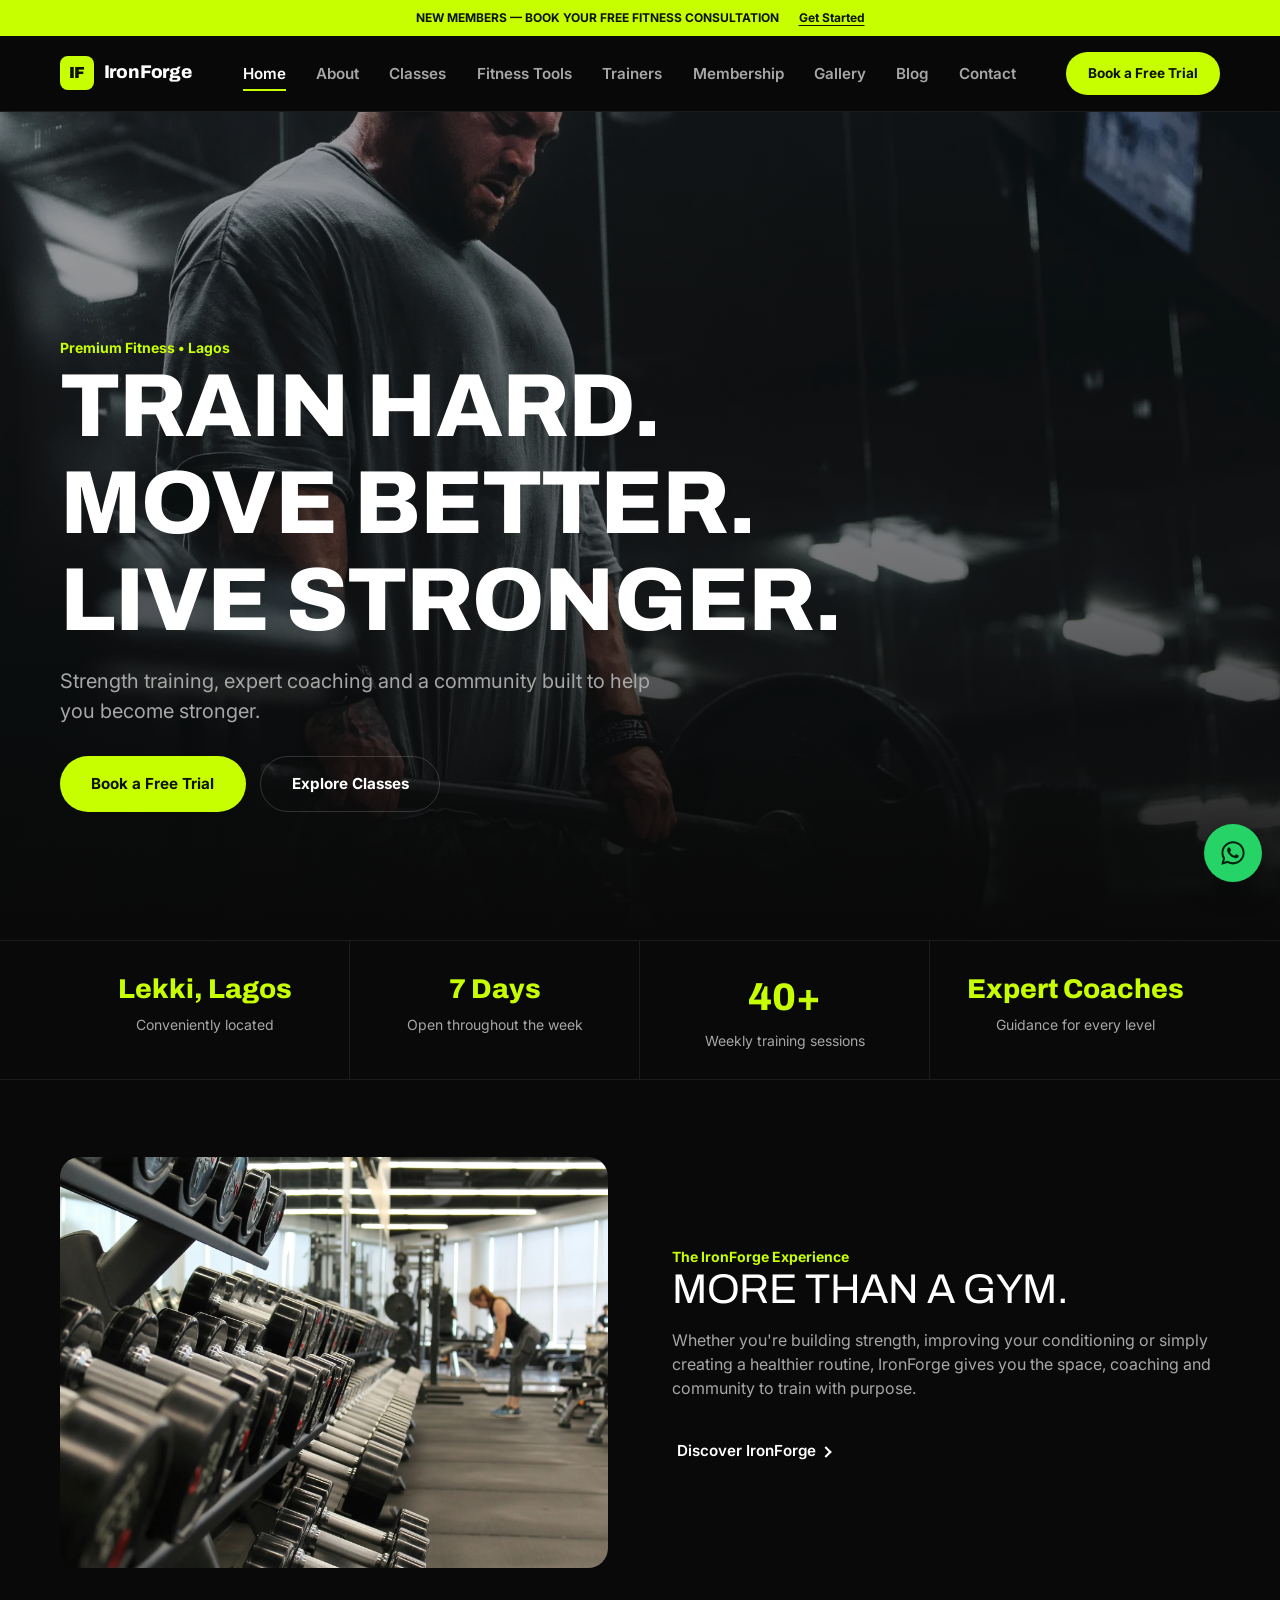
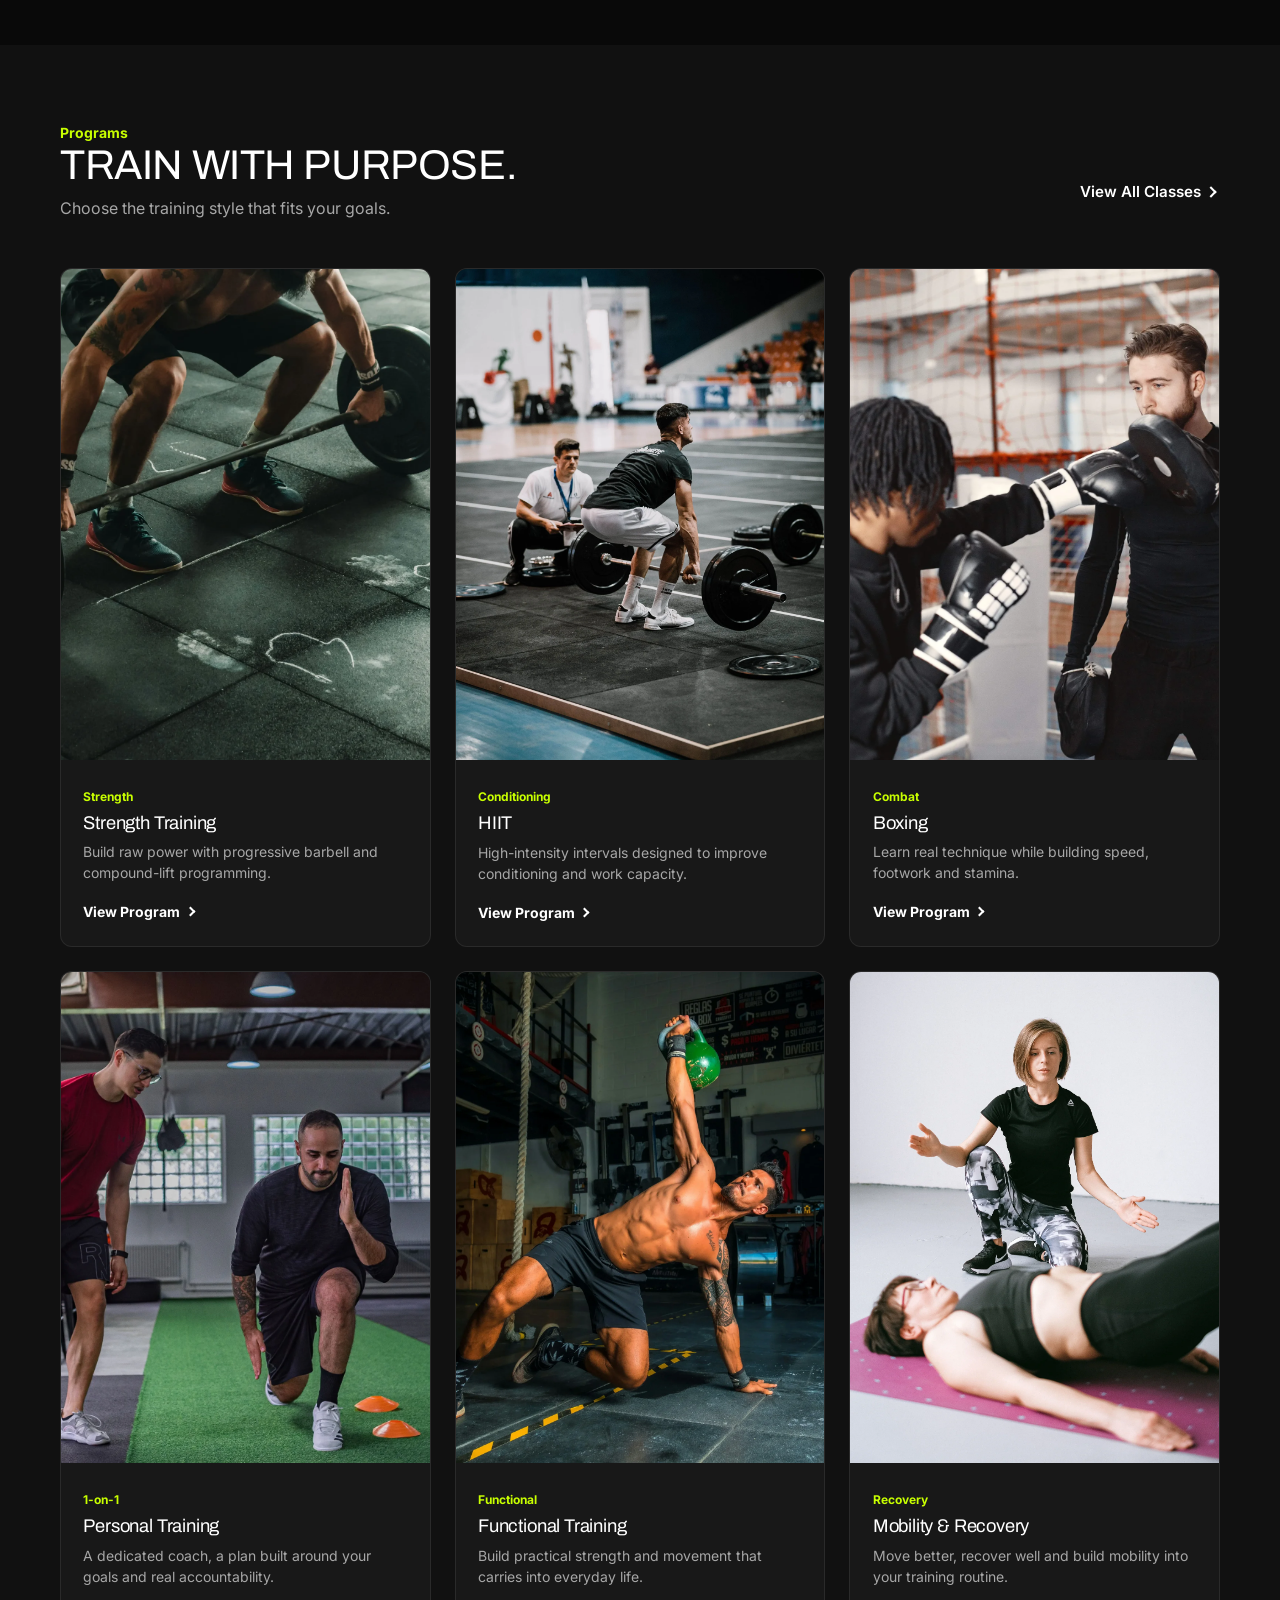
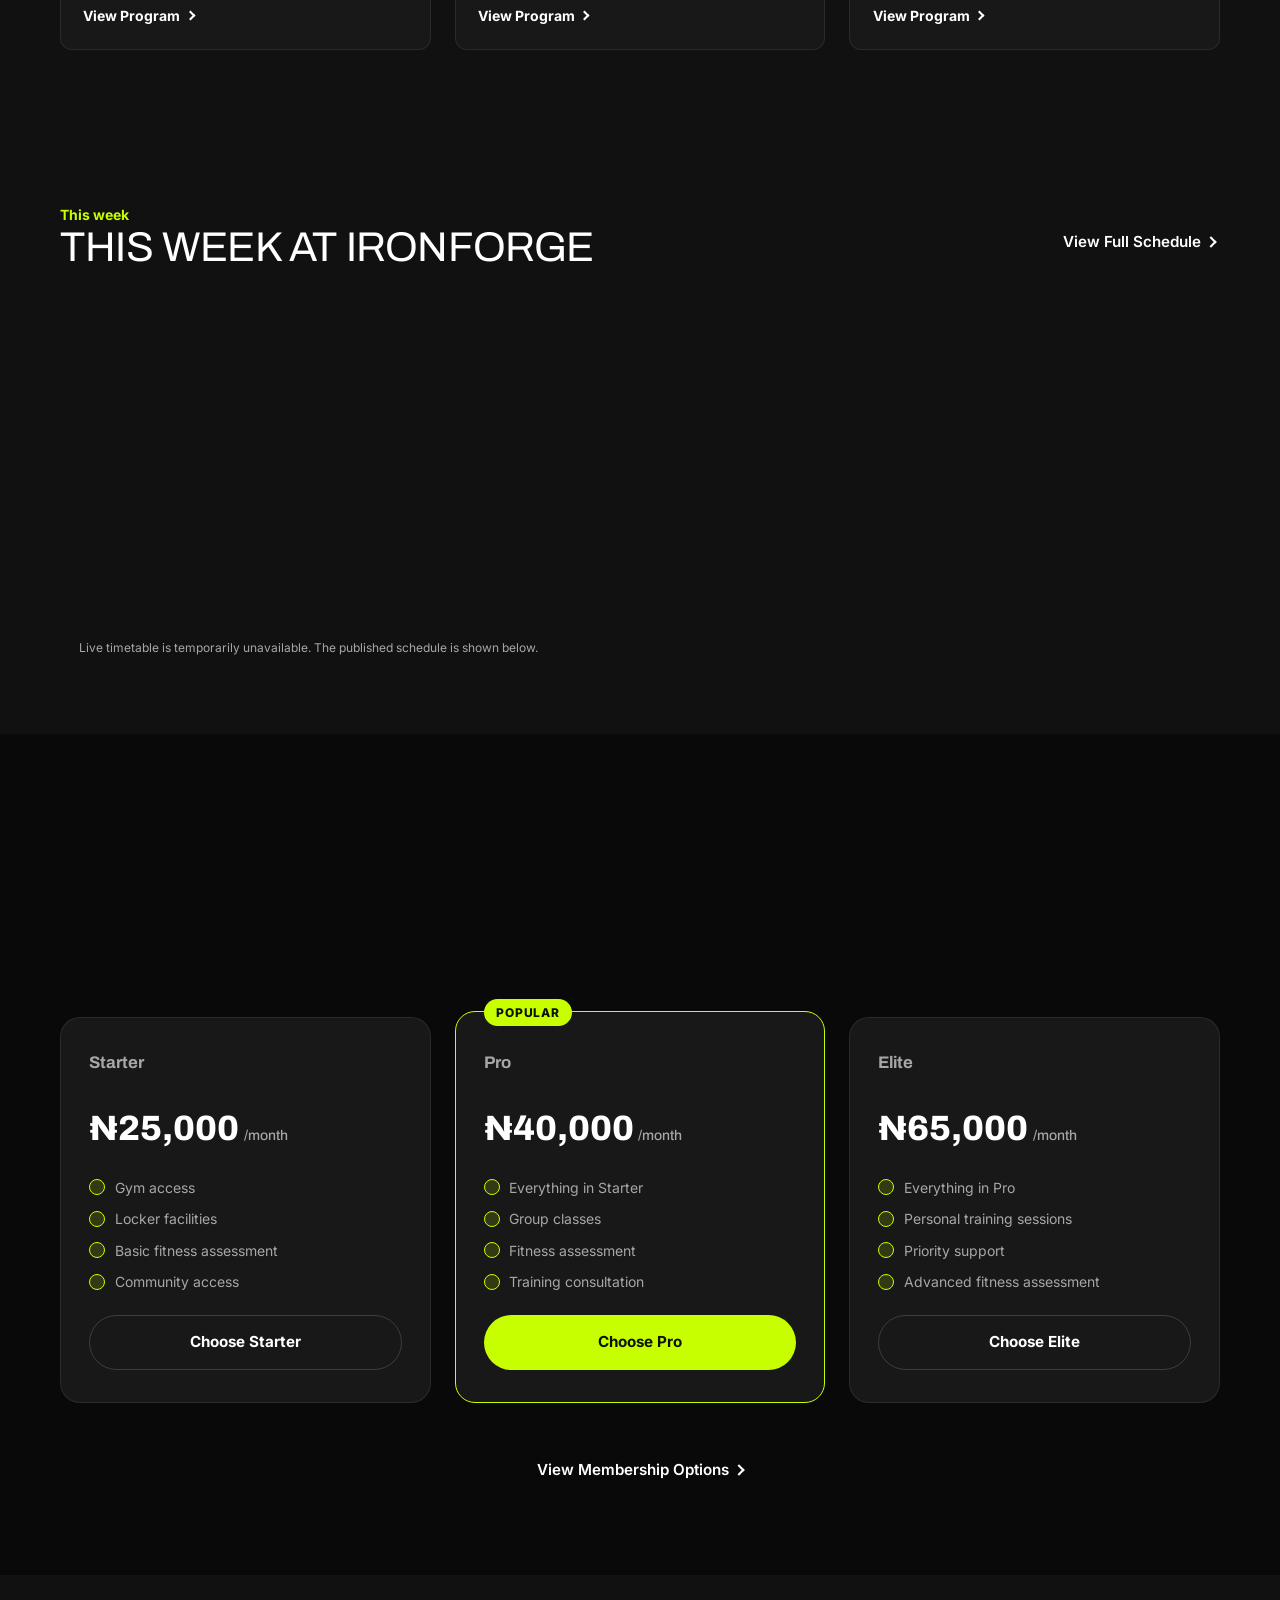
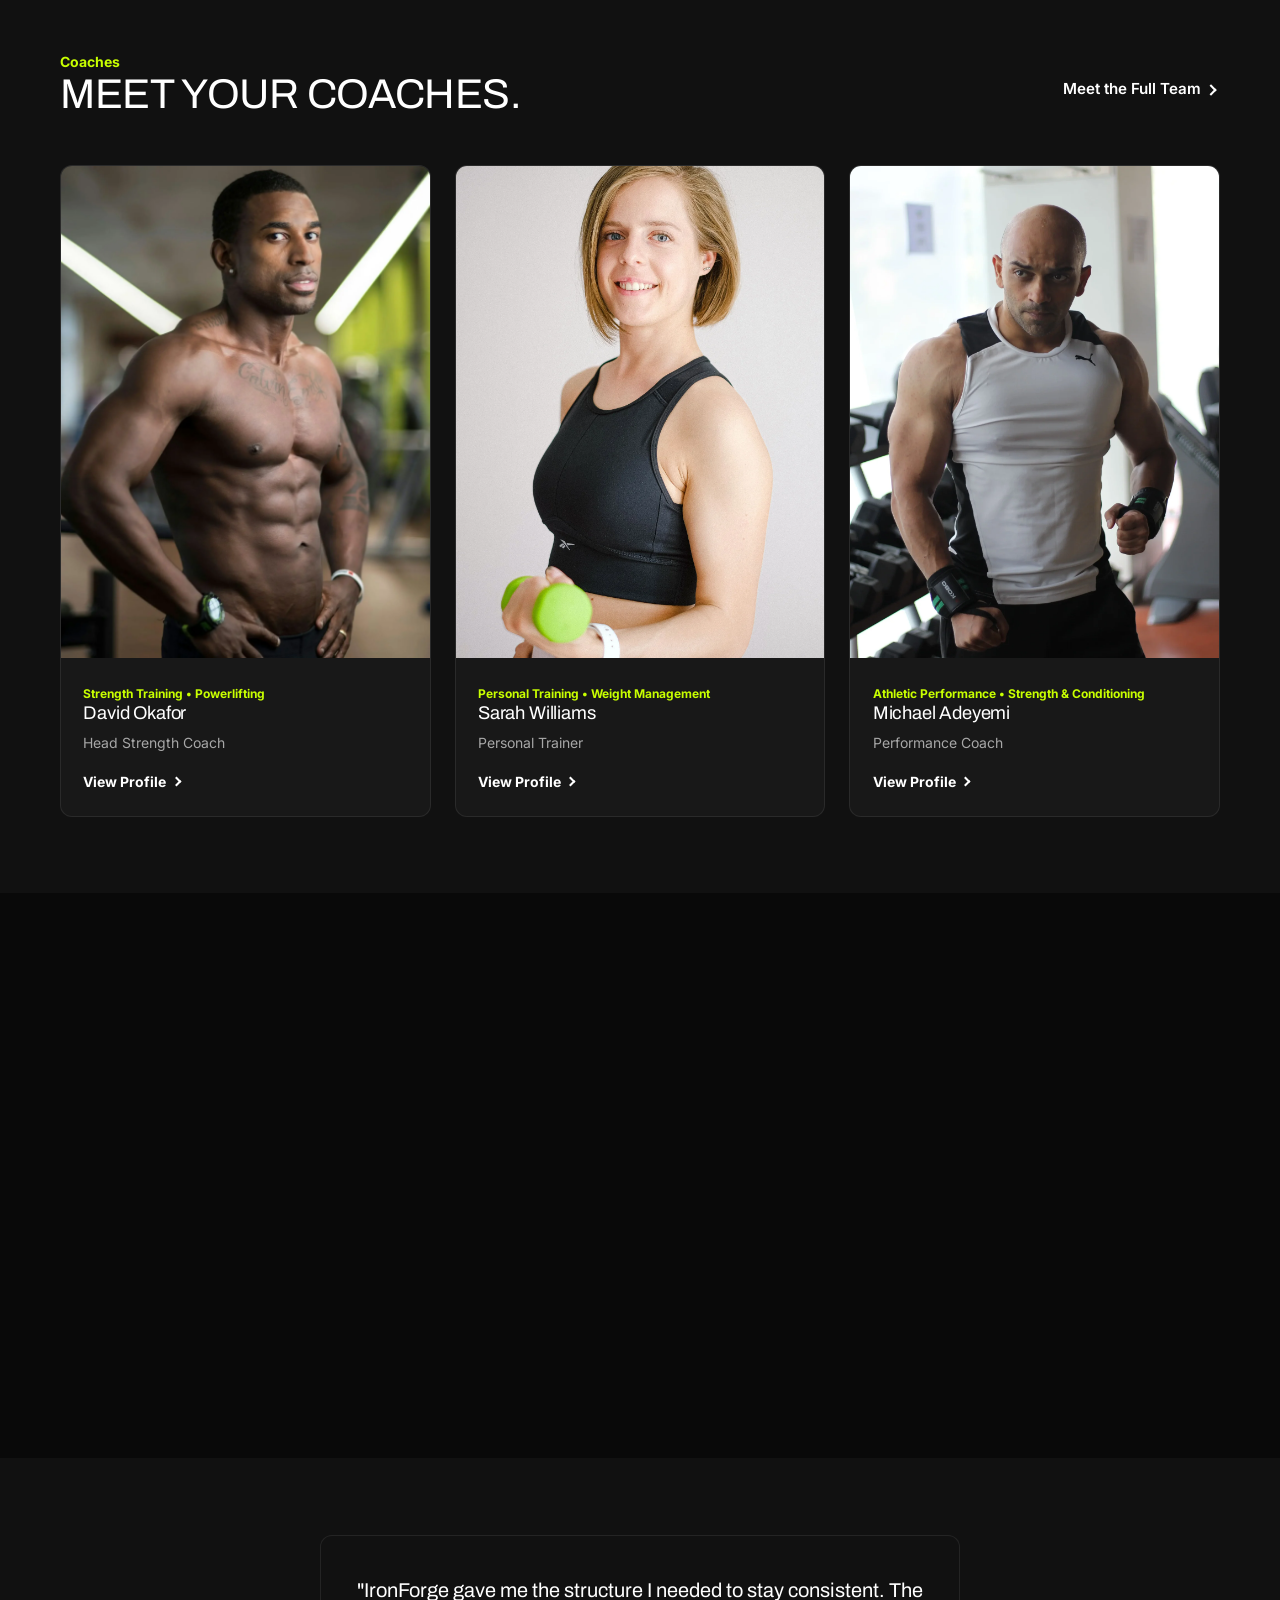
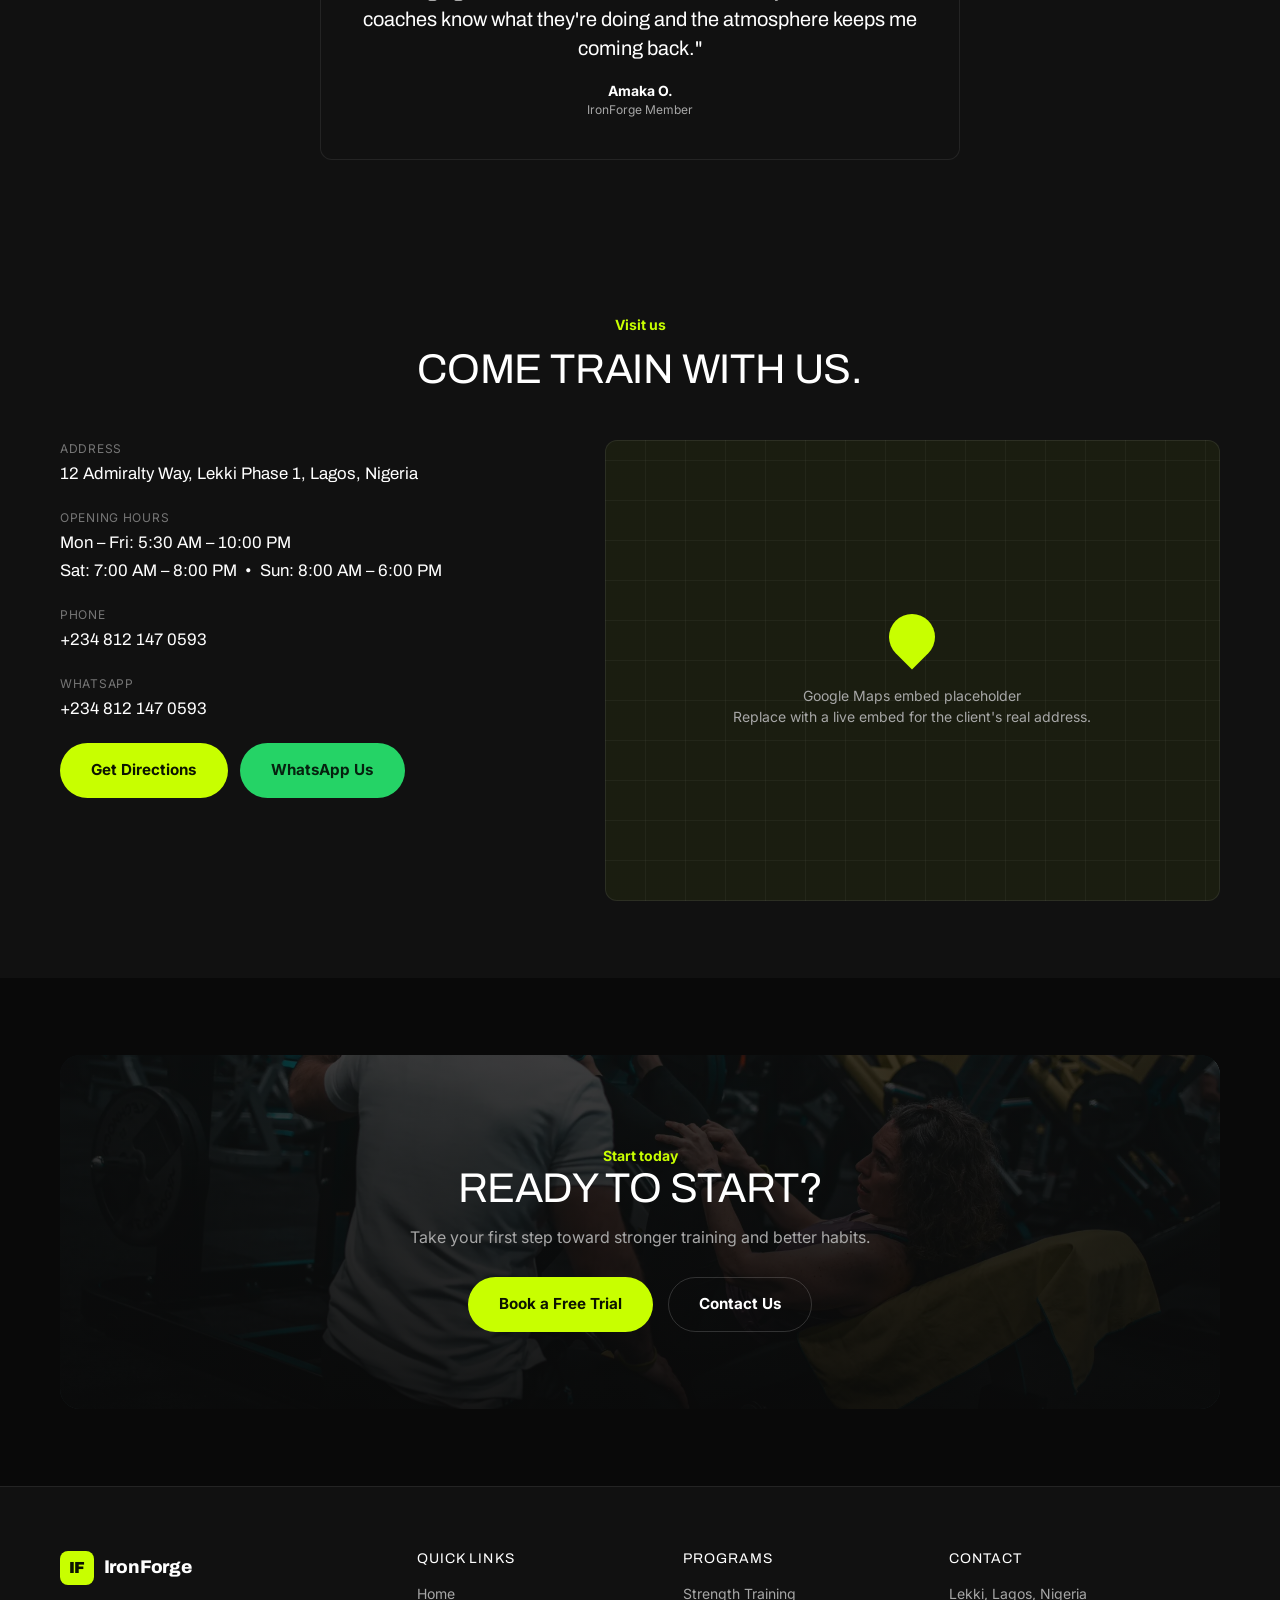
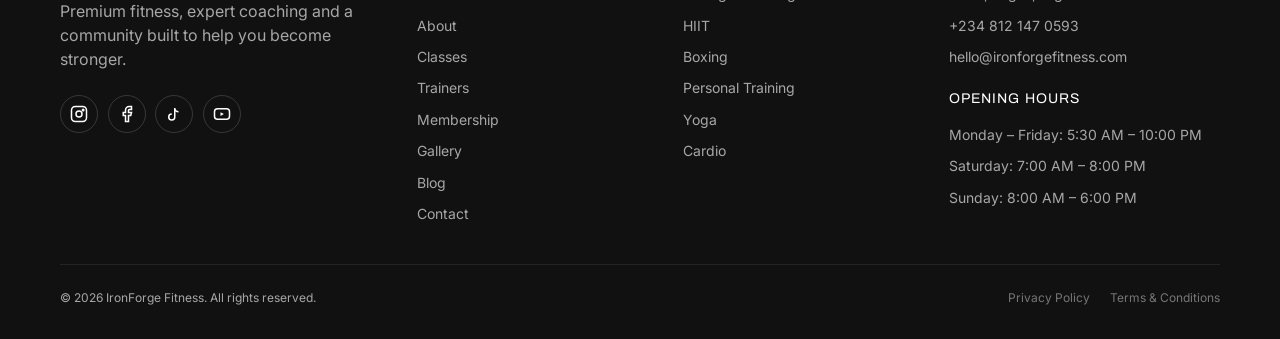
<file: index.html>
<!doctype html>
<html lang="en">
  <head>
    <meta charset="UTF-8" />
    <meta name="viewport" content="width=device-width, initial-scale=1.0" />
    <title>IronForge Fitness | Premium Gym &amp; Fitness in Lagos</title>
    <meta
      name="description"
      content="IronForge is a premium gym in Lekki, Lagos offering strength training, group classes and personal training with expert coaching. Book your free trial today."
    />
    <link rel="canonical" href="https://www.ironforgefitness.com/" />
    <meta name="theme-color" content="#090909" />
    <link
      rel="icon"
      href="data:image/svg+xml,<svg xmlns=%22http://www.w3.org/2000/svg%22 viewBox=%220 0 100 100%22><rect width=%22100%22 height=%22100%22 rx=%2220%22 fill=%22%23090909%22/><text x=%2250%22 y=%2266%22 font-size=%2260%22 font-family=%22Arial%22 font-weight=%22900%22 fill=%22%23c8ff00%22 text-anchor=%22middle%22>IF</text></svg>"
    />
    <!-- Open Graph -->
    <meta property="og:type" content="website" />
    <meta
      property="og:title"
      content="IronForge Fitness | Premium Gym & Fitness in Lagos"
    />
    <meta
      property="og:description"
      content="IronForge is a premium gym in Lekki, Lagos offering strength training, group classes and personal training with expert coaching. Book your free trial today."
    />
    <meta property="og:image" content="assets/images/hero/H01.jpg" />
    <meta property="og:url" content="https://www.ironforgefitness.com/" />
    <!-- Twitter -->
    <meta name="twitter:card" content="summary_large_image" />
    <meta
      name="twitter:title"
      content="IronForge Fitness | Premium Gym & Fitness in Lagos"
    />
    <meta
      name="twitter:description"
      content="IronForge is a premium gym in Lekki, Lagos offering strength training, group classes and personal training with expert coaching. Book your free trial today."
    />
    <link rel="preconnect" href="https://fonts.googleapis.com" />
    <link rel="preconnect" href="https://fonts.gstatic.com" crossorigin />
    <link
      href="https://fonts.googleapis.com/css2?family=Archivo:wght@600;700;800;900&family=Inter:wght@400;500;600;700&display=swap"
      rel="stylesheet"
    />
    <link rel="stylesheet" href="css/reset.css" />
    <link rel="stylesheet" href="css/variables.css" />
    <link rel="stylesheet" href="css/base.css" />
    <link rel="stylesheet" href="css/layout.css" />
    <link rel="stylesheet" href="css/components.css" />
    <link rel="stylesheet" href="css/pages.css" />
    <link rel="stylesheet" href="css/responsive.css" />
  </head>
  <body>
    <a class="skip-link" href="#main">Skip to content</a>
    <div class="announcement">
      <div class="container announcement__inner">
        <span>NEW MEMBERS — BOOK YOUR FREE FITNESS CONSULTATION</span>
        <a class="announcement__cta" href="contact.html" data-v2-intake="free_trial">Get Started</a>
      </div>
    </div>

    <header class="site-header">
      <div class="container site-header__inner">
        <a
          href="index.html"
          class="brand"
          aria-label="IronForge Fitness — home"
        >
          <span class="brand__mark" aria-hidden="true">IF</span>
          <span data-gym-text="shortName">IronForge</span>
        </a>

        <nav class="main-nav" aria-label="Primary">
          <ul class="main-nav__list">
            <li><a class="main-nav__link" href="index.html">Home</a></li>
            <li><a class="main-nav__link" href="about.html">About</a></li>
            <li><a class="main-nav__link" href="classes.html">Classes</a></li>
            <li><a class="main-nav__link" href="fitness-tools.html">Fitness Tools</a></li>
            <li><a class="main-nav__link" href="trainers.html">Trainers</a></li>
            <li>
              <a class="main-nav__link" href="membership.html">Membership</a>
            </li>
            <li><a class="main-nav__link" href="gallery.html">Gallery</a></li>
            <li><a class="main-nav__link" href="blog.html">Blog</a></li>
            <li><a class="main-nav__link" href="contact.html">Contact</a></li>
          </ul>
        </nav>

        <div class="header-actions">
          <a href="contact.html" class="btn btn--primary btn--sm"
             data-v2-intake="free_trial">Book a Free Trial</a
          >
          <button
            class="nav-toggle"
            aria-expanded="false"
            aria-controls="mobile-menu"
            aria-label="Open menu"
          >
            <span></span><span></span><span></span>
          </button>
        </div>
      </div>
    </header>

    <div
      class="mobile-menu"
      id="mobile-menu"
      role="dialog"
      aria-modal="true"
      aria-label="Mobile menu"
    >
      <div class="mobile-menu__top">
        <a href="index.html" class="brand">
          <span class="brand__mark" aria-hidden="true">IF</span>
          <span data-gym-text="shortName">IronForge</span>
        </a>
        <button class="mobile-menu__close" aria-label="Close menu">
          &times;
        </button>
      </div>
      <ul class="mobile-menu__list">
        <li><a class="mobile-menu__link" href="index.html">Home</a></li>
        <li><a class="mobile-menu__link" href="about.html">About</a></li>
        <li><a class="mobile-menu__link" href="classes.html">Classes</a></li>
        <li><a class="mobile-menu__link" href="fitness-tools.html">Fitness Tools</a></li>
        <li><a class="mobile-menu__link" href="trainers.html">Trainers</a></li>
        <li>
          <a class="mobile-menu__link" href="membership.html">Membership</a>
        </li>
        <li><a class="mobile-menu__link" href="gallery.html">Gallery</a></li>
        <li><a class="mobile-menu__link" href="blog.html">Blog</a></li>
        <li><a class="mobile-menu__link" href="contact.html">Contact</a></li>
      </ul>
      <div class="mobile-menu__actions">
        <a href="contact.html" class="btn btn--primary btn--block"
           data-v2-intake="free_trial">Book a Free Trial</a
        >
        <a
          href=""
          data-gym-href="whatsappMessage"
          class="btn btn--whatsapp btn--block"
          target="_blank"
          rel="noopener"
          >Chat on WhatsApp</a
        >
        <p class="mobile-menu__contact">
          Lekki, Lagos ·
          <a href="" data-gym-href="phoneHref" data-gym-text="phone"
            >+234 800 000 0000</a
          >
        </p>
      </div>
    </div>

    <main id="main">
      <!-- HERO -->
      <section class="hero">
        <div class="hero__bg">
          <img
            src="assets/images/hero/H01.webp"
            alt="Athlete training inside IronForge Fitness"
            loading="eager"
          />
        </div>
        <div class="container hero__content">
          <p class="eyebrow" data-reveal>Premium Fitness &bull; Lagos</p>
          <h1 data-reveal>TRAIN HARD.<br />MOVE BETTER.<br />LIVE STRONGER.</h1>
          <p class="hero__lead" data-reveal>
            Strength training, expert coaching and a community built to help you
            become stronger.
          </p>
          <div class="hero__actions" data-reveal>
            <a href="contact.html" class="btn btn--primary" data-v2-intake="free_trial"
              >Book a Free Trial</a
            >
            <a href="classes.html" class="btn btn--outline">Explore Classes</a>
          </div>
          <ul class="hero__meta" data-reveal>
            <li data-gym-text="location">Lekki, Lagos</li>
            <li>Open 7 Days</li>
          </ul>
        </div>
      </section>

      <!-- QUICK INFO STRIP -->
      <section class="stats-strip" aria-label="At a glance">
        <div class="container stats-strip__grid">
          <div class="stat" data-reveal>
            <div
              class="stat__num"
              style="font-size: clamp(1.25rem, 1.6vw + 0.9rem, 1.7rem)"
            >
              Lekki, Lagos
            </div>
            <div class="stat__label">Conveniently located</div>
          </div>
          <div class="stat" data-reveal>
            <div
              class="stat__num"
              style="font-size: clamp(1.25rem, 1.6vw + 0.9rem, 1.7rem)"
            >
              7 Days
            </div>
            <div class="stat__label">Open throughout the week</div>
          </div>
          <div class="stat" data-reveal>
            <div class="stat__num">40+</div>
            <div class="stat__label">Weekly training sessions</div>
          </div>
          <div class="stat" data-reveal>
            <div
              class="stat__num"
              style="font-size: clamp(1.25rem, 1.6vw + 0.9rem, 1.7rem)"
            >
              Expert Coaches
            </div>
            <div class="stat__label">Guidance for every level</div>
          </div>
        </div>
      </section>

      <!-- INTRO -->
      <section class="section">
        <div class="container split">
          <div data-reveal>
            <img
              src="/assets/images/blog/B03.webp"
              alt="IronForge Fitness training floor with members working out"
              style="
                border-radius: var(--radius-lg);
                aspect-ratio: 4/3;
                object-fit: cover;
              "
            />
          </div>
          <div data-reveal>
            <p class="eyebrow">The IronForge Experience</p>
            <h2>MORE THAN A GYM.</h2>
            <p style="margin-top: 1rem">
              Whether you're building strength, improving your conditioning or
              simply creating a healthier routine, IronForge gives you the
              space, coaching and community to train with purpose.
            </p>
            <a
              href="about.html"
              class="btn btn--ghost"
              style="margin-top: 1.5rem"
              >Discover IronForge</a
            >
          </div>
        </div>
      </section>

      <!-- PROGRAMS -->
      <section class="section section--surface">
        <div class="container">
          <div class="section-head section-head--split" data-reveal>
            <div>
              <p class="eyebrow">Programs</p>
              <h2>TRAIN WITH PURPOSE.</h2>
              <p style="margin-top: 0.5rem">
                Choose the training style that fits your goals.
              </p>
            </div>
            <a href="classes.html" class="btn btn--ghost">View All Classes</a>
          </div>
          <div class="grid grid--3">
            <!-- Strength Training -->
            <article class="card program-card" data-reveal>
              <div class="card__media program-card__media">
                <img
                  src="assets/images/classes/C01.webp"
                  alt="Athlete performing strength training with a barbell"
                  loading="lazy"
                />
              </div>

              <div class="card__body">
                <span class="card__tag">Strength</span>
                <h3 class="card__title">Strength Training</h3>
                <p class="card__desc">
                  Build raw power with progressive barbell and compound-lift
                  programming.
                </p>
                <a
                  href="class-detail.html?program=strength-training"
                  class="card__link"
                >
                  View Program
                </a>
              </div>
            </article>

            <!-- HIIT -->
            <article class="card program-card" data-reveal>
              <div class="card__media program-card__media">
                <img
                  src="assets/images/classes/C03.webp"
                  alt="Members training during a high-intensity conditioning session"
                  loading="lazy"
                />
              </div>

              <div class="card__body">
                <span class="card__tag">Conditioning</span>
                <h3 class="card__title">HIIT</h3>
                <p class="card__desc">
                  High-intensity intervals designed to improve conditioning and
                  work capacity.
                </p>
                <a href="class-detail.html?program=hiit" class="card__link">
                  View Program
                </a>
              </div>
            </article>

            <!-- Boxing -->
            <article class="card program-card" data-reveal>
              <div class="card__media program-card__media">
                <img
                  src="assets/images/classes/C07.webp"
                  alt="Members practising boxing techniques with a coach"
                  loading="lazy"
                />
              </div>

              <div class="card__body">
                <span class="card__tag">Combat</span>
                <h3 class="card__title">Boxing</h3>
                <p class="card__desc">
                  Learn real technique while building speed, footwork and
                  stamina.
                </p>
                <a href="class-detail.html?program=boxing" class="card__link">
                  View Program
                </a>
              </div>
            </article>

            <!-- Personal Training -->
            <article class="card program-card" data-reveal>
              <div class="card__media program-card__media">
                <img
                  src="assets/images/classes/C10.webp"
                  alt="Coach guiding a member through a personal training session"
                  loading="lazy"
                />
              </div>

              <div class="card__body">
                <span class="card__tag">1-on-1</span>
                <h3 class="card__title">Personal Training</h3>
                <p class="card__desc">
                  A dedicated coach, a plan built around your goals and real
                  accountability.
                </p>
                <a
                  href="class-detail.html?program=personal-training"
                  class="card__link"
                >
                  View Program
                </a>
              </div>
            </article>

            <!-- Functional Training -->
            <article class="card program-card" data-reveal>
              <div class="card__media program-card__media">
                <img
                  src="assets/images/classes/C13.webp"
                  alt="Athlete performing functional training exercises"
                  loading="lazy"
                />
              </div>

              <div class="card__body">
                <span class="card__tag">Functional</span>
                <h3 class="card__title">Functional Training</h3>
                <p class="card__desc">
                  Build practical strength and movement that carries into
                  everyday life.
                </p>
                <a
                  href="class-detail.html?program=functional-training"
                  class="card__link"
                >
                  View Program
                </a>
              </div>
            </article>

            <!-- Mobility & Recovery -->
            <article class="card program-card" data-reveal>
              <div class="card__media program-card__media">
                <img
                  src="assets/images/classes/C12.webp"
                  alt="Members performing mobility and recovery exercises"
                  loading="lazy"
                />
              </div>

              <div class="card__body">
                <span class="card__tag">Recovery</span>
                <h3 class="card__title">Mobility &amp; Recovery</h3>
                <p class="card__desc">
                  Move better, recover well and build mobility into your
                  training routine.
                </p>
                <a href="class-detail.html?program=mobility" class="card__link">
                  View Program
                </a>
              </div>
            </article>
          </div>
        </div>
      </section>

      <!-- FEATURED CLASSES -->
      <section class="section section--surface" data-v2-schedule data-v2-schedule-home>
        <div class="container">
          <div class="section-head section-head--split" data-reveal>
            <div>
              <p class="eyebrow">This week</p>
              <h2>THIS WEEK AT IRONFORGE</h2>
            </div>
            <a href="classes.html" class="btn btn--ghost">View Full Schedule</a>
          </div>
          <div class="timetable timetable-desktop" data-reveal>
            <table>
              <thead>
                <tr>
                  <th>Day</th>
                  <th>Class</th>
                  <th>Coach</th>
                  <th>Time</th>
                </tr>
              </thead>
              <tbody>
                <tr>
                  <td>Monday</td>
                  <td>Strength</td>
                  <td>David</td>
                  <td class="slot-time">6:00 AM</td>
                </tr>
                <tr>
                  <td>Tuesday</td>
                  <td>HIIT</td>
                  <td>Sarah</td>
                  <td class="slot-time">6:00 PM</td>
                </tr>
                <tr>
                  <td>Wednesday</td>
                  <td>Boxing</td>
                  <td>Michael</td>
                  <td class="slot-time">7:00 PM</td>
                </tr>
                <tr>
                  <td>Thursday</td>
                  <td>Functional</td>
                  <td>Daniel</td>
                  <td class="slot-time">6:00 AM</td>
                </tr>
                <tr>
                  <td>Friday</td>
                  <td>Strength</td>
                  <td>David</td>
                  <td class="slot-time">6:00 PM</td>
                </tr>
              </tbody>
            </table>
          </div>
          <div class="timetable-mobile" data-reveal>
            <div class="day-card">
              <div class="day-card__head">Monday</div>
              <div class="day-card__row">
                <span>Strength &middot; David</span
                ><span class="slot-time">6:00 AM</span>
              </div>
            </div>
            <div class="day-card">
              <div class="day-card__head">Tuesday</div>
              <div class="day-card__row">
                <span>HIIT &middot; Sarah</span
                ><span class="slot-time">6:00 PM</span>
              </div>
            </div>
            <div class="day-card">
              <div class="day-card__head">Wednesday</div>
              <div class="day-card__row">
                <span>Boxing &middot; Michael</span
                ><span class="slot-time">7:00 PM</span>
              </div>
            </div>
            <div class="day-card">
              <div class="day-card__head">Thursday</div>
              <div class="day-card__row">
                <span>Functional &middot; Daniel</span
                ><span class="slot-time">6:00 AM</span>
              </div>
            </div>
            <div class="day-card">
              <div class="day-card__head">Friday</div>
              <div class="day-card__row">
                <span>Strength &middot; David</span
                ><span class="slot-time">6:00 PM</span>
              </div>
            </div>
          </div>
        </div>
      </section>

      <!-- MEMBERSHIP -->
      <section class="section">
        <div class="container">
          <div class="section-head section-head--center" data-reveal>
            <p class="eyebrow">Membership</p>
            <h2>FIND YOUR FIT.</h2>
            <p>
              Flexible membership options designed around the way you train.
            </p>
            <p
              style="
                font-size: var(--fs-tiny);
                color: var(--color-muted-dim);
                margin-top: 0.5rem;
              "
            >
              Demo pricing &mdash; replace with the gym's actual pricing before
              launch.
            </p>
          </div>
          <div class="grid grid--3 membership-grid">
            <div class="plan-card" data-reveal>
              <div class="plan-card__name">Starter</div>
              <div class="plan-card__price">
                &#8358;25,000<span>/month</span>
              </div>
              <ul class="plan-card__list">
                <li>Gym access</li>
                <li>Locker facilities</li>
                <li>Basic fitness assessment</li>
                <li>Community access</li>
              </ul>
              <a href="membership.html" class="btn btn--outline btn--block"
                >Choose Starter</a
              >
            </div>
            <div class="plan-card plan-card--featured" data-reveal>
              <span class="plan-card__badge">Popular</span>
              <div class="plan-card__name">Pro</div>
              <div class="plan-card__price">
                &#8358;40,000<span>/month</span>
              </div>
              <ul class="plan-card__list">
                <li>Everything in Starter</li>
                <li>Group classes</li>
                <li>Fitness assessment</li>
                <li>Training consultation</li>
              </ul>
              <a href="membership.html" class="btn btn--primary btn--block"
                >Choose Pro</a
              >
            </div>
            <div class="plan-card" data-reveal>
              <div class="plan-card__name">Elite</div>
              <div class="plan-card__price">
                &#8358;65,000<span>/month</span>
              </div>
              <ul class="plan-card__list">
                <li>Everything in Pro</li>
                <li>Personal training sessions</li>
                <li>Priority support</li>
                <li>Advanced fitness assessment</li>
              </ul>
              <a href="membership.html" class="btn btn--outline btn--block"
                >Choose Elite</a
              >
            </div>
          </div>
          <div style="text-align: center; margin-top: 2.5rem" data-reveal>
            <a href="membership.html" class="btn btn--ghost"
              >View Membership Options</a
            >
          </div>
        </div>
      </section>

      <!-- TRAINERS PREVIEW -->
      <!-- TRAINERS PREVIEW -->
      <section class="section section--surface">
        <div class="container">
          <div class="section-head section-head--split" data-reveal>
            <div>
              <p class="eyebrow">Coaches</p>
              <h2>MEET YOUR COACHES.</h2>
            </div>

            <a href="trainers.html" class="btn btn--ghost">
              Meet the Full Team
            </a>
          </div>

          <div class="grid grid--3" data-home-trainers></div>
        </div>
      </section>

      <!-- FACILITY -->
      <section class="section">
        <div class="container split split--reverse">
          <div data-reveal>
            <img
              src="assets/images/facilities/F02.webp"
              alt="IronForge Fitness training facility with strength equipment"
              loading="lazy"
              style="
                border-radius: var(--radius-lg);
                aspect-ratio: 4/3;
                object-fit: cover;
              "
            />
          </div>
          <div data-reveal>
            <p class="eyebrow">Facility</p>
            <h2>A SPACE BUILT TO TRAIN.</h2>
            <p style="margin-top: 1rem">
              From strength equipment to functional training areas, every part
              of IronForge is designed to help you train comfortably and
              consistently.
            </p>
            <a
              href="gallery.html"
              class="btn btn--ghost"
              style="margin-top: 1.5rem"
              >Explore the Gym</a
            >
          </div>
        </div>
      </section>

      <!-- TESTIMONIAL -->
      <section class="section section--surface">
        <div class="container">
          <div
            class="testimonial"
            data-reveal
            style="
              max-width: 640px;
              margin-inline: auto;
              text-align: center;
              padding: 2.5rem 2rem;
              align-items: center;
            "
          >
            <p class="testimonial__quote" style="font-size: var(--fs-lead)">
              "IronForge gave me the structure I needed to stay consistent. The
              coaches know what they're doing and the atmosphere keeps me coming
              back."
            </p>
            <div>
              <div class="testimonial__author">Amaka O.</div>
              <div class="testimonial__goal">IronForge Member</div>
            </div>
          </div>
        </div>
      </section>

      <!-- LOCATION -->
      <section class="section section--surface">
        <div class="container">
          <div class="section-head section-head--center" data-reveal>
            <p class="eyebrow">Visit us</p>
            <h2>COME TRAIN WITH US.</h2>
          </div>
          <div class="location-grid" data-reveal>
            <div class="location-details">
              <div>
                <div class="location-detail__label">Address</div>
                <div class="location-detail__value" data-gym-text="address">
                  12 Admiralty Way, Lekki Phase 1, Lagos, Nigeria
                </div>
              </div>
              <div>
                <div class="location-detail__label">Opening Hours</div>
                <div class="location-detail__value">
                  Mon &ndash; Fri: 5:30 AM &ndash; 10:00 PM
                </div>
                <div class="location-detail__value">
                  Sat: 7:00 AM &ndash; 8:00 PM &nbsp;&bull;&nbsp; Sun: 8:00 AM
                  &ndash; 6:00 PM
                </div>
              </div>
              <div>
                <div class="location-detail__label">Phone</div>
                <div class="location-detail__value">
                  <a href="" data-gym-href="phoneHref" data-gym-text="phone"
                    >+234 812 147 0593</a
                  >
                </div>
              </div>
              <div>
                <div class="location-detail__label">WhatsApp</div>
                <div class="location-detail__value">
                  <a
                    href=""
                    data-gym-href="whatsappMessage"
                    data-gym-text="whatsapp"
                    >+234 812 147 0593</a
                  >
                </div>
              </div>
              <div style="display: flex; flex-wrap: wrap; gap: 0.75rem">
                <a
                  href="https://maps.google.com/?q=Lekki+Phase+1+Lagos+Nigeria"
                  target="_blank"
                  rel="noopener"
                  class="btn btn--primary"
                  >Get Directions</a
                >
                <a
                  href=""
                  data-gym-href="whatsappMessage"
                  target="_blank"
                  rel="noopener"
                  class="btn btn--whatsapp"
                  >WhatsApp Us</a
                >
              </div>
            </div>
            <div
              class="map-placeholder"
              role="img"
              aria-label="Map placeholder showing IronForge Fitness location in Lekki, Lagos"
            >
              <div>
                <div class="map-placeholder__pin"></div>
                <p
                  style="color: var(--color-muted); font-size: var(--fs-small)"
                >
                  Google Maps embed placeholder<br />Replace with a live embed
                  for the client's real address.
                </p>
              </div>
            </div>
          </div>
        </div>
      </section>

      <!-- FINAL CTA -->
      <section class="section">
        <div class="container">
          <div class="cta-block" data-reveal>
            <div class="cta-block__bg">
              <img
                src="/assets/images/gallery/G10.webp"
                alt="Athlete training with determination at IronForge Fitness"
              />
            </div>
            <p class="eyebrow">Start today</p>
            <h2>READY TO START?</h2>
            <p>
              Take your first step toward stronger training and better habits.
            </p>
            <div class="cta-block__actions">
              <a href="contact.html" class="btn btn--primary"
                 data-v2-intake="free_trial">Book a Free Trial</a
              >
              <a href="contact.html" class="btn btn--outline">Contact Us</a>
            </div>
          </div>
        </div>
      </section>
    </main>

    <footer class="site-footer">
      <div class="container">
        <div class="footer-grid">
          <div class="footer-brand">
            <a href="index.html" class="brand">
              <span class="brand__mark" aria-hidden="true">IF</span>
              <span data-gym-text="shortName">IronForge</span>
            </a>
            <p data-gym-text="description">
              Premium fitness, expert coaching and a community built to help you
              become stronger.
            </p>
            <div class="footer-social">
              <a
                href=""
                data-gym-href="social"
                aria-label="Instagram"
                target="_blank"
                rel="noopener"
              >
                <svg
                  width="18"
                  height="18"
                  viewBox="0 0 24 24"
                  fill="none"
                  stroke="currentColor"
                  stroke-width="2"
                >
                  <rect x="2" y="2" width="20" height="20" rx="5" />
                  <circle cx="12" cy="12" r="4" />
                  <circle cx="17.5" cy="6.5" r="1" />
                </svg>
              </a>
              <a
                href="https://facebook.com/ironforgefitness"
                aria-label="Facebook"
                target="_blank"
                rel="noopener"
              >
                <svg
                  width="18"
                  height="18"
                  viewBox="0 0 24 24"
                  fill="none"
                  stroke="currentColor"
                  stroke-width="2"
                >
                  <path
                    d="M18 2h-3a5 5 0 0 0-5 5v3H7v4h3v8h4v-8h3l1-4h-4V7a1 1 0 0 1 1-1h3z"
                  />
                </svg>
              </a>
              <a
                href="https://tiktok.com/@ironforgefitness"
                aria-label="TikTok"
                target="_blank"
                rel="noopener"
              >
                <svg
                  width="18"
                  height="18"
                  viewBox="0 0 24 24"
                  fill="none"
                  stroke="currentColor"
                  stroke-width="2"
                >
                  <path d="M9 12a4 4 0 1 0 4 4V4a5 5 0 0 0 5 5" />
                </svg>
              </a>
              <a
                href="https://youtube.com/@ironforgefitness"
                aria-label="YouTube"
                target="_blank"
                rel="noopener"
              >
                <svg
                  width="18"
                  height="18"
                  viewBox="0 0 24 24"
                  fill="none"
                  stroke="currentColor"
                  stroke-width="2"
                >
                  <rect x="2" y="5" width="20" height="14" rx="4" />
                  <path
                    d="M10 9.5v5l4.5-2.5z"
                    fill="currentColor"
                    stroke="none"
                  />
                </svg>
              </a>
            </div>
          </div>

          <div class="footer-col">
            <h3>Quick Links</h3>
            <ul>
              <li><a href="index.html">Home</a></li>
              <li><a href="about.html">About</a></li>
              <li><a href="classes.html">Classes</a></li>
              <li><a href="trainers.html">Trainers</a></li>
              <li><a href="membership.html">Membership</a></li>
              <li><a href="gallery.html">Gallery</a></li>
              <li><a href="blog.html">Blog</a></li>
              <li><a href="contact.html">Contact</a></li>
            </ul>
          </div>

          <div class="footer-col">
            <h3>Programs</h3>
            <ul>
              <li><a href="classes.html">Strength Training</a></li>
              <li><a href="classes.html">HIIT</a></li>
              <li><a href="classes.html">Boxing</a></li>
              <li><a href="classes.html">Personal Training</a></li>
              <li><a href="classes.html">Yoga</a></li>
              <li><a href="classes.html">Cardio</a></li>
            </ul>
          </div>

          <div class="footer-col">
            <h3>Contact</h3>
            <ul>
              <li data-gym-text="location">Lekki, Lagos, Nigeria</li>
              <li>
                <a href="" data-gym-href="phoneHref" data-gym-text="phone"
                  >+234 812 147 0593</a
                >
              </li>
              <li>
                <a href="" data-gym-href="email" data-gym-text="email"
                  >hello@ironforgefitness.com</a
                >
              </li>
            </ul>
            <h3 style="margin-top: 1.5rem">Opening Hours</h3>
            <ul>
              <li>Monday – Friday: 5:30 AM – 10:00 PM</li>
              <li>Saturday: 7:00 AM – 8:00 PM</li>
              <li>Sunday: 8:00 AM – 6:00 PM</li>
            </ul>
          </div>
        </div>

        <div class="footer-bottom">
          <p>
            &copy; <span data-current-year>2026</span> IronForge Fitness. All
            rights reserved.
          </p>
          <div class="footer-bottom-links">
            <a href="#">Privacy Policy</a>
            <a href="#">Terms &amp; Conditions</a>
          </div>
        </div>
      </div>
    </footer>

    <a
      href=""
      data-gym-href="whatsappMessage"
      class="whatsapp-float"
      target="_blank"
      rel="noopener"
      aria-label="Chat with us on WhatsApp"
    >
      <svg viewBox="0 0 24 24" fill="currentColor" aria-hidden="true">
        <path
          d="M12.04 2C6.58 2 2.13 6.45 2.13 11.91c0 1.75.46 3.39 1.26 4.81L2 22l5.42-1.42a9.87 9.87 0 0 0 4.62 1.18h.01c5.46 0 9.91-4.45 9.91-9.91S17.5 2 12.04 2zm0 18.03h-.01a8.2 8.2 0 0 1-4.18-1.15l-.3-.18-3.12.82.83-3.04-.2-.31a8.2 8.2 0 0 1-1.26-4.36c0-4.53 3.69-8.22 8.24-8.22 2.2 0 4.27.86 5.83 2.42a8.18 8.18 0 0 1 2.41 5.82c0 4.54-3.69 8.2-8.24 8.2zm4.51-6.16c-.25-.12-1.47-.72-1.7-.81-.23-.08-.39-.12-.56.13-.17.24-.64.8-.78.97-.14.16-.29.18-.53.06-.25-.12-1.05-.39-2-1.23-.74-.66-1.24-1.47-1.39-1.72-.14-.24-.02-.38.11-.5.11-.11.25-.29.37-.43.12-.14.16-.25.25-.41.08-.16.04-.31-.02-.43-.06-.12-.56-1.35-.77-1.85-.2-.48-.41-.42-.56-.43h-.48c-.16 0-.43.06-.66.3-.23.24-.86.84-.86 2.05s.88 2.38 1 2.55c.12.16 1.73 2.64 4.19 3.7.59.25 1.04.4 1.4.51.59.19 1.12.16 1.55.1.47-.07 1.47-.6 1.68-1.18.21-.58.21-1.08.15-1.18-.06-.1-.23-.16-.48-.28z"
        />
      </svg>
    </a>

    <button class="back-to-top" aria-label="Back to top">
      <svg
        width="18"
        height="18"
        viewBox="0 0 24 24"
        fill="none"
        stroke="currentColor"
        stroke-width="2.5"
      >
        <path d="M12 19V5M5 12l7-7 7 7" />
      </svg>
    </button>

    <script src="js/config.js"></script>
    <script src="js/navigation.js"></script>
    <script src="js/trainers-data.js"></script>
    <script src="js/home.js"></script>
    <script src="js/main.js"></script>
    <script src="js/v2/backend-config.js"></script>
    <script src="js/v2/api.js"></script>
    <script src="js/v2/timetable.js"></script>
    <script src="js/v2/intake.js"></script>
  </body>
</html>
</file>
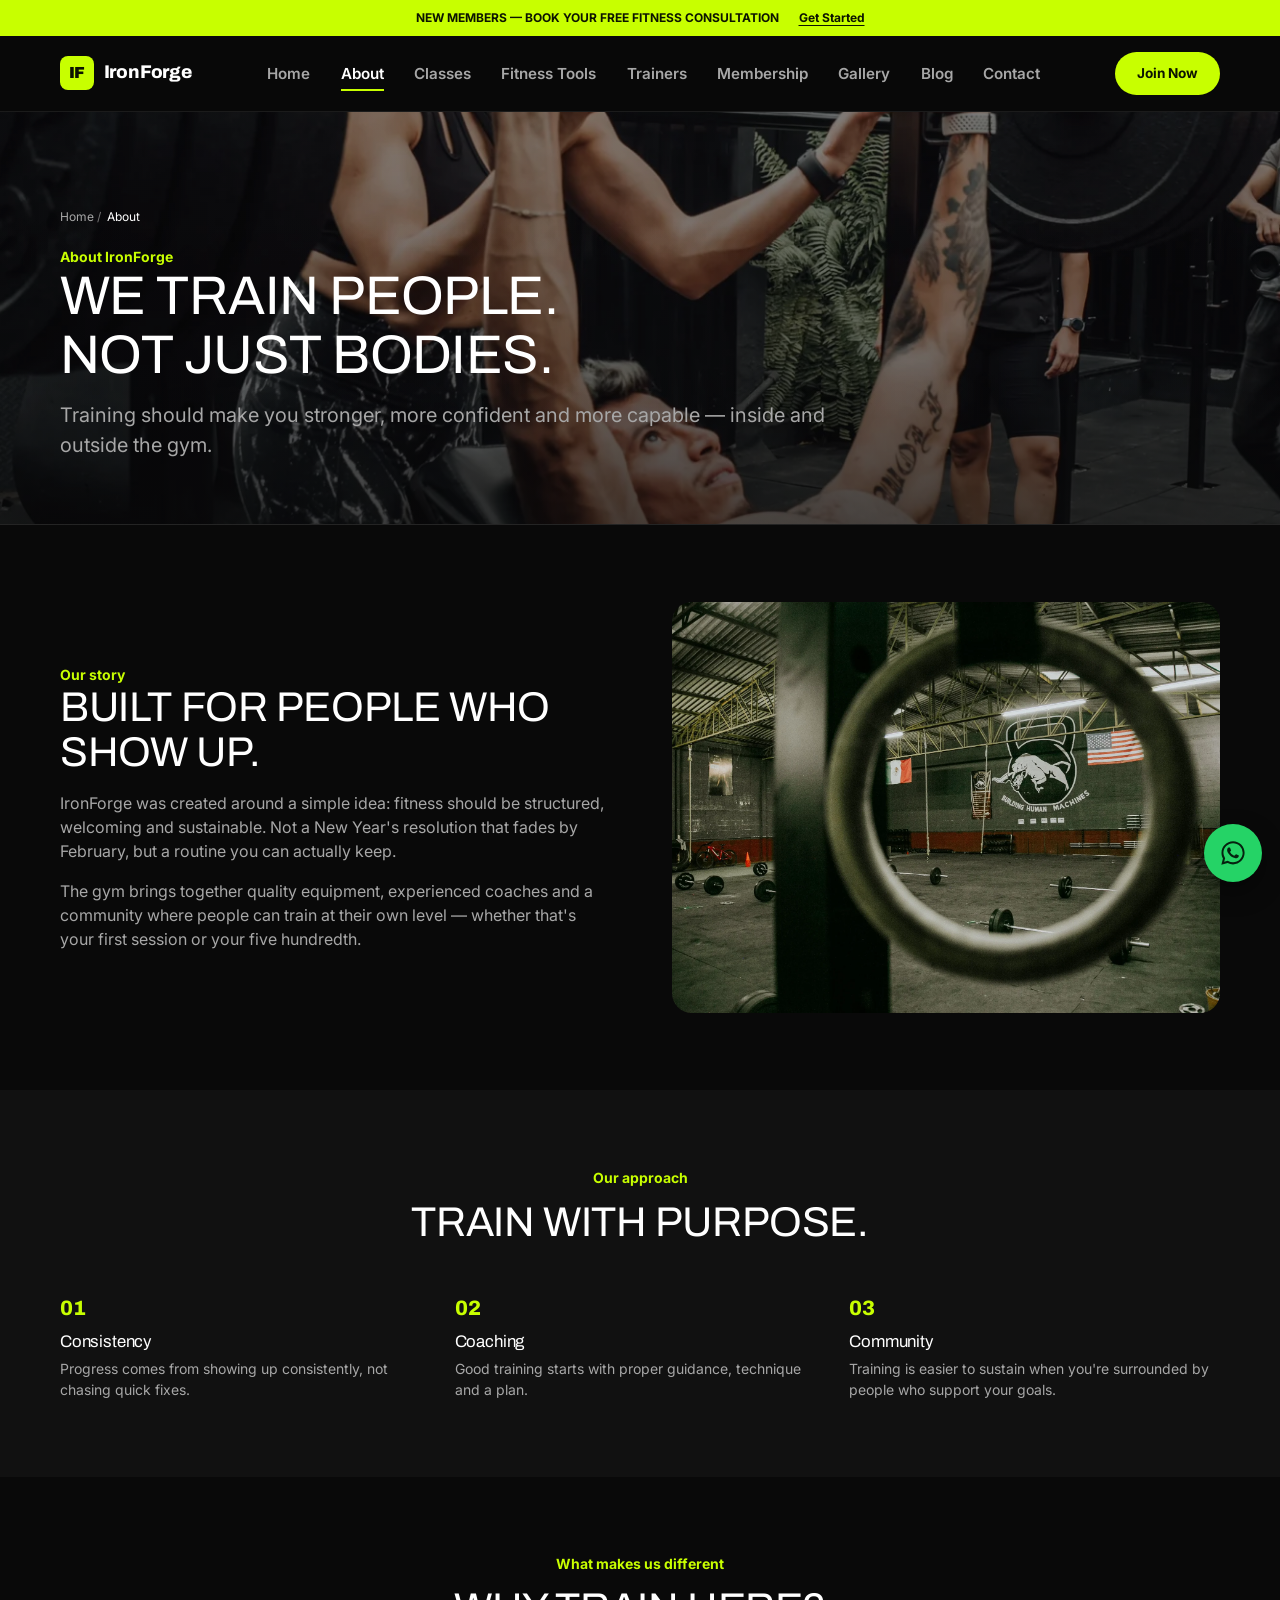
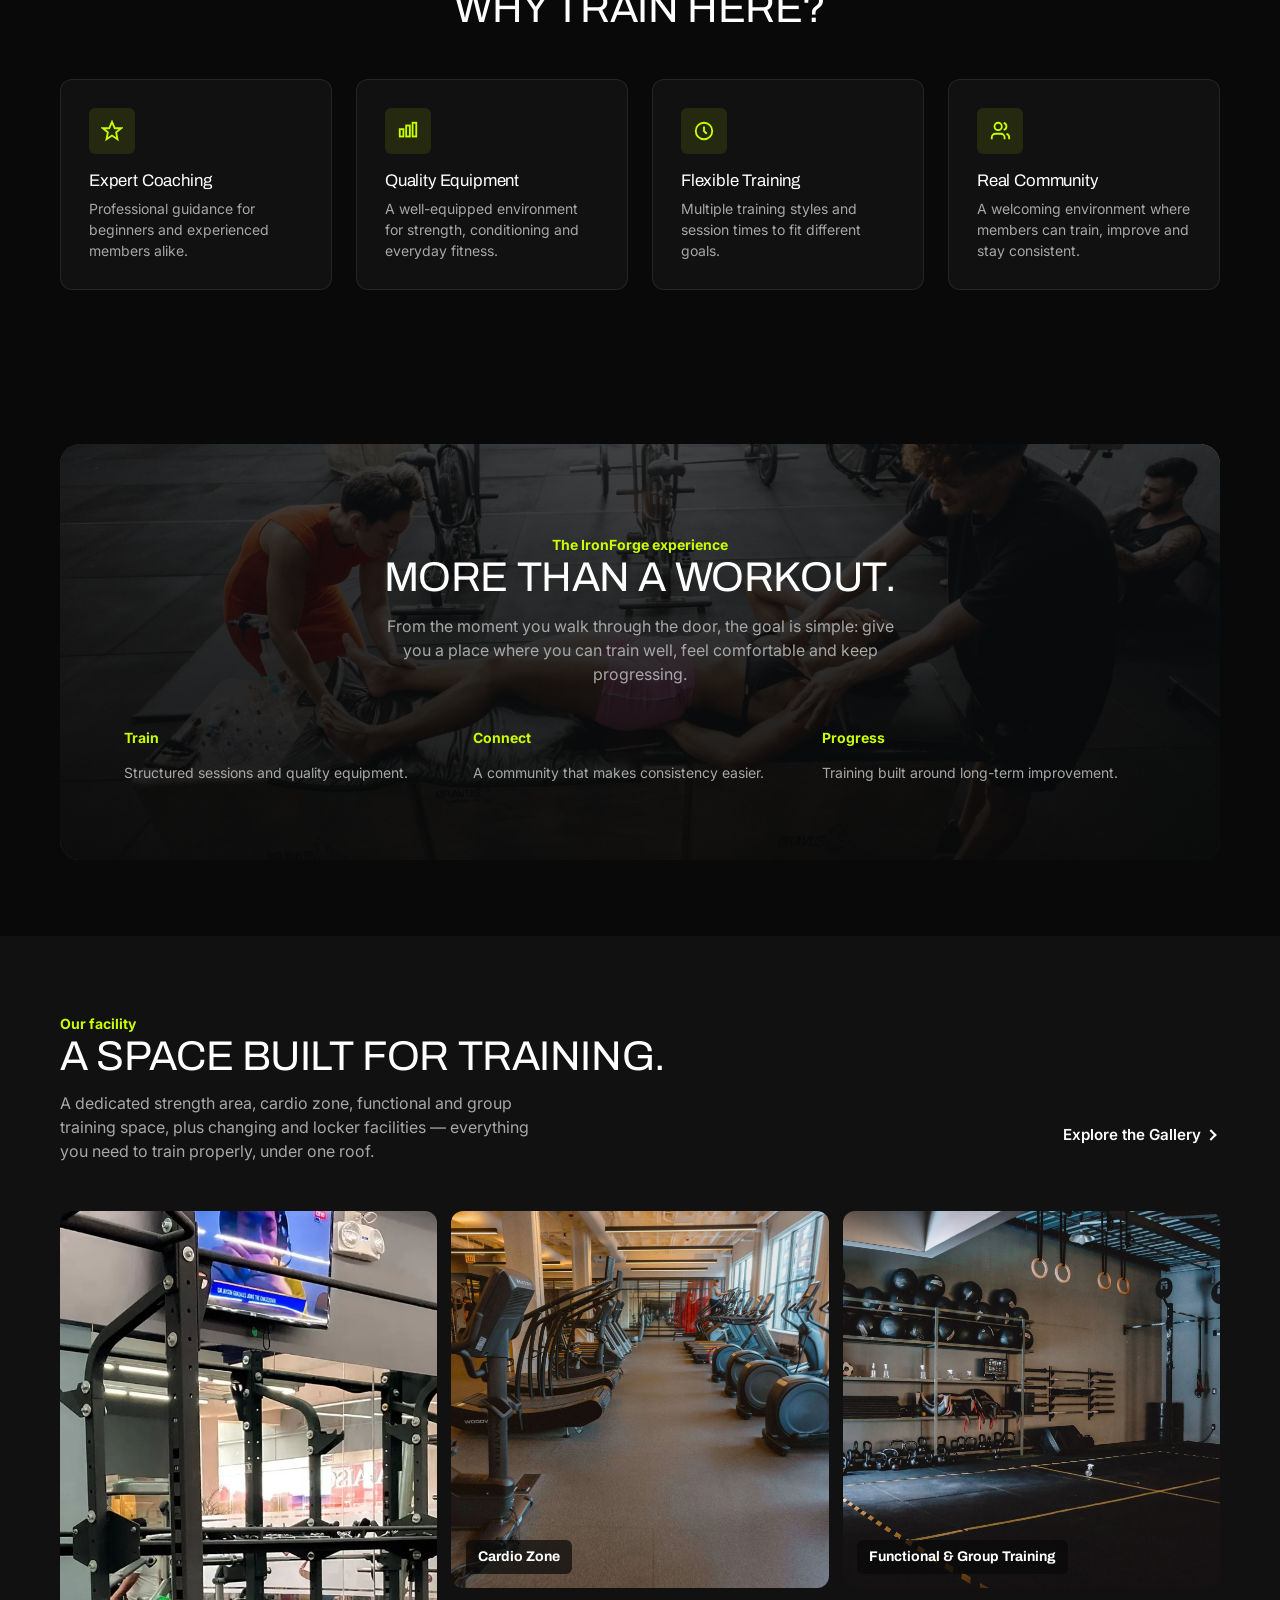
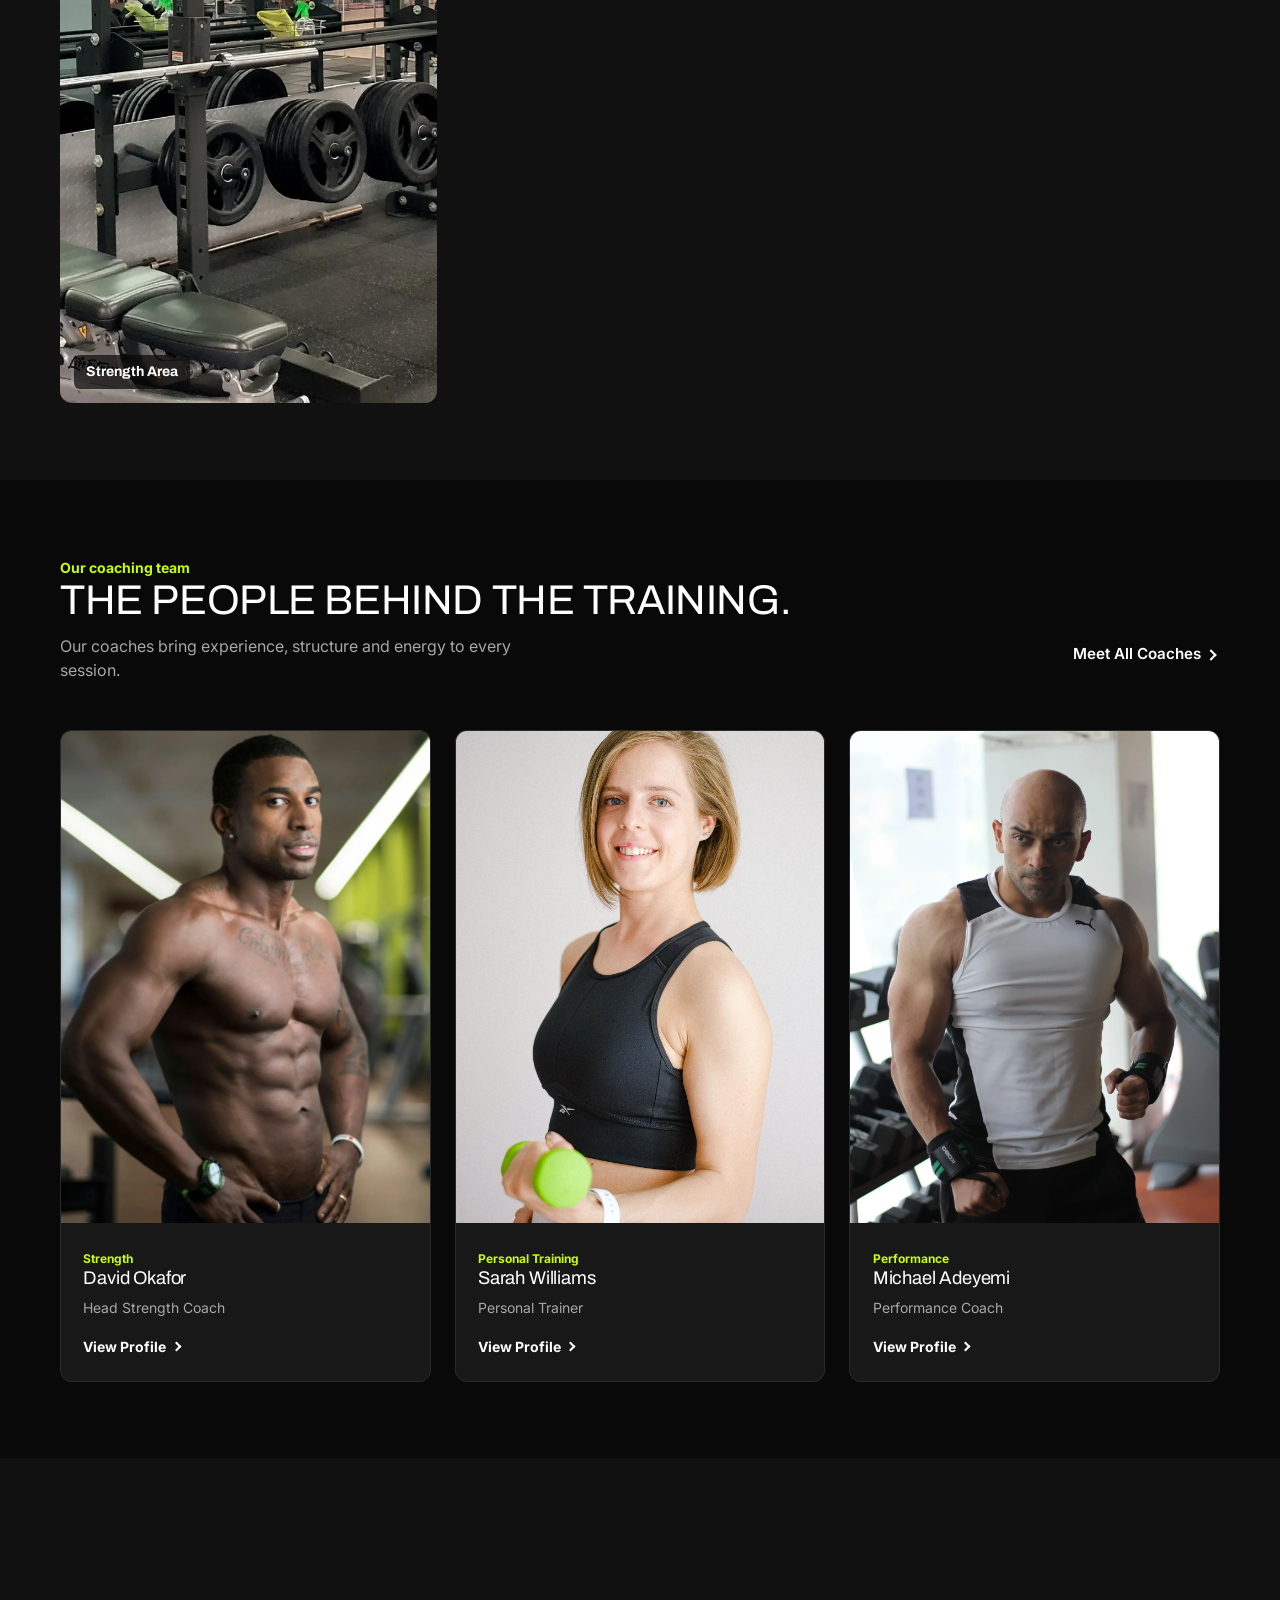
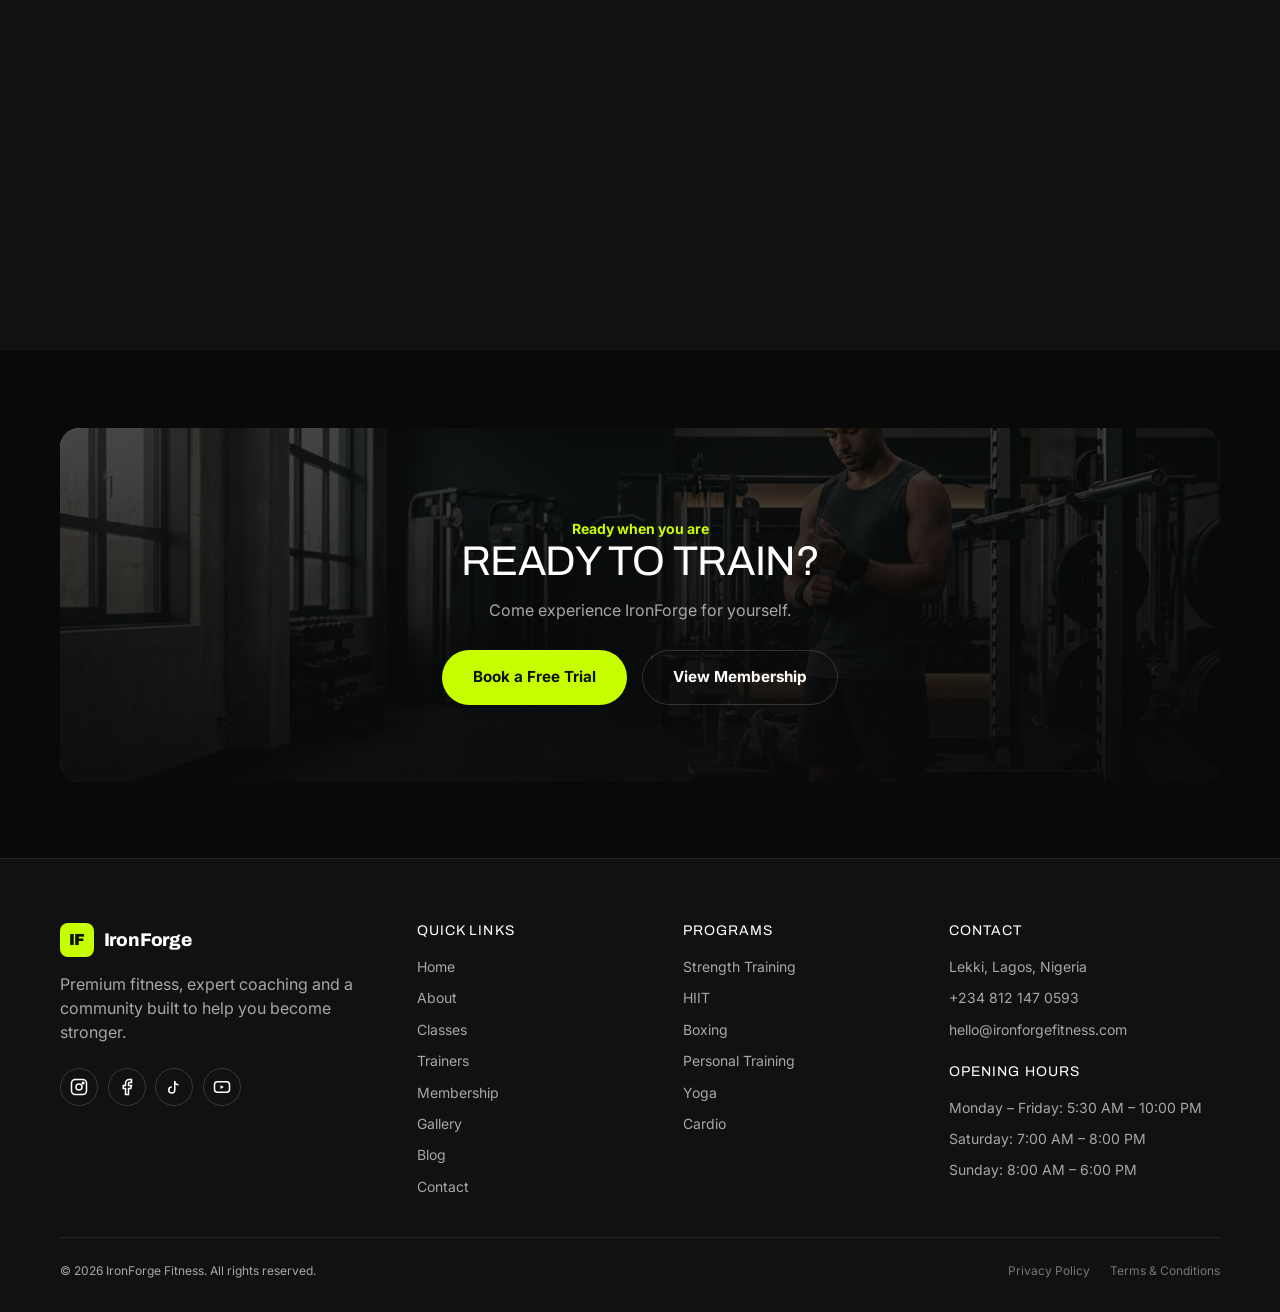
<file: about.html>
<!DOCTYPE html>
<html lang="en">
<head>
<meta charset="UTF-8">
  <meta name="viewport" content="width=device-width, initial-scale=1.0">
  <title>About IronForge Fitness | Gym in Lagos</title>
  <meta name="description" content="IronForge Fitness is a premium gym in Lekki, Lagos, built around expert coaching, quality equipment and a training community that keeps you consistent.">
  <link rel="canonical" href="https://www.ironforgefitness.com/about.html">
  <meta name="theme-color" content="#090909">
  <link rel="icon" href="data:image/svg+xml,<svg xmlns=%22http://www.w3.org/2000/svg%22 viewBox=%220 0 100 100%22><rect width=%22100%22 height=%22100%22 rx=%2220%22 fill=%22%23090909%22/><text x=%2250%22 y=%2266%22 font-size=%2260%22 font-family=%22Arial%22 font-weight=%22900%22 fill=%22%23c8ff00%22 text-anchor=%22middle%22>IF</text></svg>">
  <!-- Open Graph -->
  <meta property="og:type" content="website">
  <meta property="og:title" content="About IronForge Fitness | Gym in Lagos">
  <meta property="og:description" content="IronForge Fitness is a premium gym in Lekki, Lagos, built around expert coaching, quality equipment and a training community that keeps you consistent.">
  <meta property="og:image" content="assets/images/hero/hero-main.jpg">
  <meta property="og:url" content="https://www.ironforgefitness.com/about.html">
  <!-- Twitter -->
  <meta name="twitter:card" content="summary_large_image">
  <meta name="twitter:title" content="About IronForge Fitness | Gym in Lagos">
  <meta name="twitter:description" content="IronForge Fitness is a premium gym in Lekki, Lagos, built around expert coaching, quality equipment and a training community that keeps you consistent.">
  <link rel="preconnect" href="https://fonts.googleapis.com"><link rel="preconnect" href="https://fonts.gstatic.com" crossorigin><link href="https://fonts.googleapis.com/css2?family=Archivo:wght@600;700;800;900&family=Inter:wght@400;500;600;700&display=swap" rel="stylesheet">
  <link rel="stylesheet" href="css/reset.css">
  <link rel="stylesheet" href="css/variables.css">
  <link rel="stylesheet" href="css/base.css">
  <link rel="stylesheet" href="css/layout.css">
  <link rel="stylesheet" href="css/components.css">
  <link rel="stylesheet" href="css/pages.css">
  <link rel="stylesheet" href="css/responsive.css">
</head>
<body>
  <a class="skip-link" href="#main">Skip to content</a>
  <div class="announcement">
    <div class="container announcement__inner">
      <span>NEW MEMBERS — BOOK YOUR FREE FITNESS CONSULTATION</span>
      <a class="announcement__cta" href="contact.html" data-v2-intake="free_trial">Get Started</a>
    </div>
  </div>

  <header class="site-header">
    <div class="container site-header__inner">
      <a href="index.html" class="brand" aria-label="IronForge Fitness — home">
        <span class="brand__mark" aria-hidden="true">IF</span>
        <span data-gym-text="shortName">IronForge</span>
      </a>

      <nav class="main-nav" aria-label="Primary">
        <ul class="main-nav__list">
          <li><a class="main-nav__link" href="index.html">Home</a></li>
          <li><a class="main-nav__link" href="about.html">About</a></li>
          <li><a class="main-nav__link" href="classes.html">Classes</a></li>
            <li><a class="main-nav__link" href="fitness-tools.html">Fitness Tools</a></li>
          <li><a class="main-nav__link" href="trainers.html">Trainers</a></li>
          <li><a class="main-nav__link" href="membership.html">Membership</a></li>
          <li><a class="main-nav__link" href="gallery.html">Gallery</a></li>
          <li><a class="main-nav__link" href="blog.html">Blog</a></li>
          <li><a class="main-nav__link" href="contact.html">Contact</a></li>
        </ul>
      </nav>

      <div class="header-actions">
        <a href="membership.html" class="btn btn--primary btn--sm">Join Now</a>
        <button class="nav-toggle" aria-expanded="false" aria-controls="mobile-menu" aria-label="Open menu">
          <span></span><span></span><span></span>
        </button>
      </div>
    </div>
  </header>

  <div class="mobile-menu" id="mobile-menu" role="dialog" aria-modal="true" aria-label="Mobile menu">
    <div class="mobile-menu__top">
      <a href="index.html" class="brand">
        <span class="brand__mark" aria-hidden="true">IF</span>
        <span data-gym-text="shortName">IronForge</span>
      </a>
      <button class="mobile-menu__close" aria-label="Close menu">&times;</button>
    </div>
    <ul class="mobile-menu__list">
        <li><a class="mobile-menu__link" href="index.html">Home</a></li>
        <li><a class="mobile-menu__link" href="about.html">About</a></li>
        <li><a class="mobile-menu__link" href="classes.html">Classes</a></li>
        <li><a class="mobile-menu__link" href="fitness-tools.html">Fitness Tools</a></li>
        <li><a class="mobile-menu__link" href="trainers.html">Trainers</a></li>
        <li><a class="mobile-menu__link" href="membership.html">Membership</a></li>
        <li><a class="mobile-menu__link" href="gallery.html">Gallery</a></li>
        <li><a class="mobile-menu__link" href="blog.html">Blog</a></li>
        <li><a class="mobile-menu__link" href="contact.html">Contact</a></li>
    </ul>
    <div class="mobile-menu__actions">
      <a href="membership.html" class="btn btn--primary btn--block">Join Now</a>
      <a href="" data-gym-href="whatsappMessage" class="btn btn--whatsapp btn--block" target="_blank" rel="noopener">Chat on WhatsApp</a>
      <p class="mobile-menu__contact">Lekki, Lagos · <a href="" data-gym-href="phoneHref" data-gym-text="phone">+234 800 000 0000</a></p>
    </div>
  </div>

  <main id="main">

    <!-- 1. PAGE HERO -->
    <section class="page-hero">
      <div class="page-hero__bg"><img src="assets/images/hero/H02.webp" alt="IronForge Fitness training environment" loading="lazy"></div>
      <div class="container page-hero__content">
        <nav class="breadcrumbs" aria-label="Breadcrumb">
          <ul style="display:flex;gap:0.4rem;list-style:none;padding:0;margin:0;">
            <li><a href="index.html">Home</a> /</li>
            <li aria-current="page">About</li>
          </ul>
        </nav>
        <p class="eyebrow" data-reveal>About IronForge</p>
        <h1 data-reveal>WE TRAIN PEOPLE.<br>NOT JUST BODIES.</h1>
        <p class="lead" data-reveal>Training should make you stronger, more confident and more capable &mdash; inside and outside the gym.</p>
      </div>
    </section>

    <!-- 2. OUR STORY -->
    <section class="section">
      <div class="container split">
        <div data-reveal>
          <p class="eyebrow">Our story</p>
          <h2>BUILT FOR PEOPLE WHO SHOW UP.</h2>
          <p style="margin-top:1rem;">IronForge was created around a simple idea: fitness should be structured, welcoming and sustainable. Not a New Year's resolution that fades by February, but a routine you can actually keep.</p>
          <p style="margin-top:1rem;">The gym brings together quality equipment, experienced coaches and a community where people can train at their own level &mdash; whether that's your first session or your five hundredth.</p>
        </div>
        <div data-reveal>
          <img src="assets/images/facilities/F01.webp" alt="IronForge Fitness training floor" style="border-radius:var(--radius-lg);aspect-ratio:4/3;object-fit:cover;" loading="lazy">
        </div>
      </div>
    </section>

    <!-- 3. OUR APPROACH -->
    <section class="section section--surface">
      <div class="container">
        <div class="section-head section-head--center" data-reveal>
          <p class="eyebrow">Our approach</p>
          <h2>TRAIN WITH PURPOSE.</h2>
        </div>
        <div class="grid grid--3" data-reveal>
          <div>
            <span class="value-tile__num">01</span>
            <h3 style="margin:0.6rem 0 0.4rem;font-size:1.05rem;">Consistency</h3>
            <p style="font-size:var(--fs-small);color:var(--color-muted);">Progress comes from showing up consistently, not chasing quick fixes.</p>
          </div>
          <div>
            <span class="value-tile__num">02</span>
            <h3 style="margin:0.6rem 0 0.4rem;font-size:1.05rem;">Coaching</h3>
            <p style="font-size:var(--fs-small);color:var(--color-muted);">Good training starts with proper guidance, technique and a plan.</p>
          </div>
          <div>
            <span class="value-tile__num">03</span>
            <h3 style="margin:0.6rem 0 0.4rem;font-size:1.05rem;">Community</h3>
            <p style="font-size:var(--fs-small);color:var(--color-muted);">Training is easier to sustain when you're surrounded by people who support your goals.</p>
          </div>
        </div>
      </div>
    </section>

    <!-- 4. WHAT MAKES IRONFORGE DIFFERENT -->
    <section class="section">
      <div class="container">
        <div class="section-head section-head--center" data-reveal>
          <p class="eyebrow">What makes us different</p>
          <h2>WHY TRAIN HERE?</h2>
        </div>
        <div class="grid grid--4">
          <div class="benefit" data-reveal>
            <div class="benefit__icon"><svg width="22" height="22" viewBox="0 0 24 24" fill="none" stroke="currentColor" stroke-width="2"><path d="M12 2l3 7h7l-5.5 4.5L18 21l-6-4-6 4 1.5-7.5L2 9h7z"/></svg></div>
            <h3>Expert Coaching</h3>
            <p>Professional guidance for beginners and experienced members alike.</p>
          </div>
          <div class="benefit" data-reveal>
            <div class="benefit__icon"><svg width="22" height="22" viewBox="0 0 24 24" fill="none" stroke="currentColor" stroke-width="2"><rect x="3" y="10" width="4" height="8"/><rect x="10" y="6" width="4" height="12"/><rect x="17" y="3" width="4" height="15"/></svg></div>
            <h3>Quality Equipment</h3>
            <p>A well-equipped environment for strength, conditioning and everyday fitness.</p>
          </div>
          <div class="benefit" data-reveal>
            <div class="benefit__icon"><svg width="22" height="22" viewBox="0 0 24 24" fill="none" stroke="currentColor" stroke-width="2"><circle cx="12" cy="12" r="9"/><path d="M12 7v5l3 3"/></svg></div>
            <h3>Flexible Training</h3>
            <p>Multiple training styles and session times to fit different goals.</p>
          </div>
          <div class="benefit" data-reveal>
            <div class="benefit__icon"><svg width="22" height="22" viewBox="0 0 24 24" fill="none" stroke="currentColor" stroke-width="2"><path d="M17 21v-2a4 4 0 0 0-4-4H7a4 4 0 0 0-4 4v2"/><circle cx="10" cy="7" r="4"/><path d="M22 21v-2a4 4 0 0 0-3-3.87"/><path d="M16 3.13a4 4 0 0 1 0 7.75"/></svg></div>
            <h3>Real Community</h3>
            <p>A welcoming environment where members can train, improve and stay consistent.</p>
          </div>
        </div>
      </div>
    </section>

    <!-- 5. THE IRONFORGE EXPERIENCE -->
    <section class="section">
      <div class="container">
        <div class="cta-block" data-reveal>
          <div class="cta-block__bg"><img src="assets/images/facilities/F05.webp" alt="IronForge Fitness coach supporting a member through training" loading="lazy"></div>
          <p class="eyebrow">The IronForge experience</p>
          <h2>MORE THAN A WORKOUT.</h2>
          <p>From the moment you walk through the door, the goal is simple: give you a place where you can train well, feel comfortable and keep progressing.</p>
          <div class="cta-block__actions" style="text-align:left;align-items:flex-start;">
            <div style="flex:1;min-width:160px;">
              <p class="eyebrow" style="margin-bottom:0.35rem;">Train</p>
              <p style="font-size:var(--fs-small);color:var(--color-muted);">Structured sessions and quality equipment.</p>
            </div>
            <div style="flex:1;min-width:160px;">
              <p class="eyebrow" style="margin-bottom:0.35rem;">Connect</p>
              <p style="font-size:var(--fs-small);color:var(--color-muted);">A community that makes consistency easier.</p>
            </div>
            <div style="flex:1;min-width:160px;">
              <p class="eyebrow" style="margin-bottom:0.35rem;">Progress</p>
              <p style="font-size:var(--fs-small);color:var(--color-muted);">Training built around long-term improvement.</p>
            </div>
          </div>
        </div>
      </div>
    </section>

    <!-- 6. OUR FACILITY -->
    <section class="section section--surface">
      <div class="container">
        <div class="section-head section-head--split" data-reveal>
          <div>
            <p class="eyebrow">Our facility</p>
            <h2>A SPACE BUILT FOR TRAINING.</h2>
            <p style="margin-top:0.75rem;max-width:50ch;color:var(--color-muted);">A dedicated strength area, cardio zone, functional and group training space, plus changing and locker facilities &mdash; everything you need to train properly, under one roof.</p>
          </div>
          <a href="gallery.html" class="btn btn--ghost">Explore the Gallery</a>
        </div>
        <div class="facility-collage" data-reveal>
          <div class="facility-collage__item"><img src="assets/images/facilities/F02.webp" alt="IronForge strength area with squat racks and weight plates" loading="lazy"><span>Strength Area</span></div>
          <div class="facility-collage__item"><img src="assets/images/facilities/F03.webp" alt="IronForge cardio zone with treadmills and elliptical machines" loading="lazy"><span>Cardio Zone</span></div>
          <div class="facility-collage__item"><img src="assets/images/facilities/F04.webp" alt="IronForge functional and group training area with kettlebells and rings" loading="lazy"><span>Functional &amp; Group Training</span></div>
        </div>
      </div>
    </section>

    <!-- 7. OUR COACHING TEAM -->
    <section class="section">
      <div class="container">
        <div class="section-head section-head--split" data-reveal>
          <div>
            <p class="eyebrow">Our coaching team</p>
            <h2>THE PEOPLE BEHIND THE TRAINING.</h2>
            <p style="margin-top:0.75rem;max-width:50ch;color:var(--color-muted);">Our coaches bring experience, structure and energy to every session.</p>
          </div>
          <a href="trainers.html" class="btn btn--ghost">Meet All Coaches</a>
        </div>
        <div class="grid grid--3">
          <article class="card trainer-card" data-reveal>
            <div class="card__media trainer-card__media"><img src="assets/images/trainers/T01 (2).webp" alt="David Okafor, Head Strength Coach at IronForge Fitness" loading="lazy"></div>
            <div class="card__body"><span class="trainer-card__specialty">Strength</span><h3 class="card__title">David Okafor</h3><p class="card__desc">Head Strength Coach</p><a href="trainer-detail.html?trainer=david-okafor" class="card__link">View Profile</a></div>
          </article>
          <article class="card trainer-card" data-reveal>
            <div class="card__media trainer-card__media"><img src="assets/images/trainers/T04.webp" alt="Sarah Williams, Personal Trainer at IronForge Fitness" loading="lazy"></div>
            <div class="card__body"><span class="trainer-card__specialty">Personal Training</span><h3 class="card__title">Sarah Williams</h3><p class="card__desc">Personal Trainer</p><a href="trainer-detail.html?trainer=sarah-williams" class="card__link">View Profile</a></div>
          </article>
          <article class="card trainer-card" data-reveal>
            <div class="card__media trainer-card__media"><img src="assets/images/trainers/T08.webp" alt="Michael Adeyemi, Performance Coach at IronForge Fitness" loading="lazy"></div>
            <div class="card__body"><span class="trainer-card__specialty">Performance</span><h3 class="card__title">Michael Adeyemi</h3><p class="card__desc">Performance Coach</p><a href="trainer-detail.html?trainer=michael-adeyemi" class="card__link">View Profile</a></div>
          </article>
        </div>
      </div>
    </section>

    <!-- 8. COMMUNITY / TESTIMONIAL -->
    <section class="section section--surface">
      <div class="container">
        <div class="section-head section-head--center" data-reveal>
          <p class="eyebrow">Community</p>
          <h2>TRAINING IS BETTER TOGETHER.</h2>
        </div>
        <div style="max-width:640px;margin-inline:auto;">
          <div class="testimonial" data-reveal style="text-align:center;">
            <p class="testimonial__quote">&ldquo;The atmosphere is what keeps me coming back. Everyone is focused, but nobody makes you feel out of place.&rdquo;</p>
            <div><div class="testimonial__author">Daniel A.</div><div class="testimonial__goal">IronForge Member</div></div>
          </div>
        </div>
      </div>
    </section>

    <!-- 9. FINAL CTA -->
    <section class="section">
      <div class="container">
        <div class="cta-block" data-reveal>
          <div class="cta-block__bg"><img src="assets/images/hero/H07.webp" alt="IronForge Fitness member preparing to train" loading="lazy"></div>
          <p class="eyebrow">Ready when you are</p>
          <h2>READY TO TRAIN?</h2>
          <p>Come experience IronForge for yourself.</p>
          <div class="cta-block__actions">
            <a href="contact.html" class="btn btn--primary" data-v2-intake="free_trial">Book a Free Trial</a>
            <a href="membership.html" class="btn btn--outline">View Membership</a>
          </div>
        </div>
      </div>
    </section>

  </main>

  <footer class="site-footer">
    <div class="container">
      <div class="footer-grid">
        <div class="footer-brand">
          <a href="index.html" class="brand">
            <span class="brand__mark" aria-hidden="true">IF</span>
            <span data-gym-text="shortName">IronForge</span>
          </a>
          <p data-gym-text="description">Premium fitness, expert coaching and a community built to help you become stronger.</p>
          <div class="footer-social">
            <a href="" data-gym-href="social" aria-label="Instagram" target="_blank" rel="noopener">
              <svg width="18" height="18" viewBox="0 0 24 24" fill="none" stroke="currentColor" stroke-width="2"><rect x="2" y="2" width="20" height="20" rx="5"/><circle cx="12" cy="12" r="4"/><circle cx="17.5" cy="6.5" r="1"/></svg>
            </a>
            <a href="https://facebook.com/ironforgefitness" aria-label="Facebook" target="_blank" rel="noopener">
              <svg width="18" height="18" viewBox="0 0 24 24" fill="none" stroke="currentColor" stroke-width="2"><path d="M18 2h-3a5 5 0 0 0-5 5v3H7v4h3v8h4v-8h3l1-4h-4V7a1 1 0 0 1 1-1h3z"/></svg>
            </a>
            <a href="https://tiktok.com/@ironforgefitness" aria-label="TikTok" target="_blank" rel="noopener">
              <svg width="18" height="18" viewBox="0 0 24 24" fill="none" stroke="currentColor" stroke-width="2"><path d="M9 12a4 4 0 1 0 4 4V4a5 5 0 0 0 5 5"/></svg>
            </a>
            <a href="https://youtube.com/@ironforgefitness" aria-label="YouTube" target="_blank" rel="noopener">
              <svg width="18" height="18" viewBox="0 0 24 24" fill="none" stroke="currentColor" stroke-width="2"><rect x="2" y="5" width="20" height="14" rx="4"/><path d="M10 9.5v5l4.5-2.5z" fill="currentColor" stroke="none"/></svg>
            </a>
          </div>
        </div>

        <div class="footer-col">
          <h3>Quick Links</h3>
          <ul>
            <li><a href="index.html">Home</a></li>
            <li><a href="about.html">About</a></li>
            <li><a href="classes.html">Classes</a></li>
            <li><a href="trainers.html">Trainers</a></li>
            <li><a href="membership.html">Membership</a></li>
            <li><a href="gallery.html">Gallery</a></li>
            <li><a href="blog.html">Blog</a></li>
            <li><a href="contact.html">Contact</a></li>
          </ul>
        </div>

        <div class="footer-col">
          <h3>Programs</h3>
          <ul>
            <li><a href="classes.html">Strength Training</a></li>
            <li><a href="classes.html">HIIT</a></li>
            <li><a href="classes.html">Boxing</a></li>
            <li><a href="classes.html">Personal Training</a></li>
            <li><a href="classes.html">Yoga</a></li>
            <li><a href="classes.html">Cardio</a></li>
          </ul>
        </div>

        <div class="footer-col">
          <h3>Contact</h3>
          <ul>
            <li data-gym-text="location">Lekki, Lagos, Nigeria</li>
            <li><a href="" data-gym-href="phoneHref" data-gym-text="phone">+234 800 000 0000</a></li>
            <li><a href="" data-gym-href="email" data-gym-text="email">hello@ironforgefitness.com</a></li>
          </ul>
          <h3 style="margin-top:1.5rem;">Opening Hours</h3>
          <ul>
            <li>Monday – Friday: 5:30 AM – 10:00 PM</li>
            <li>Saturday: 7:00 AM – 8:00 PM</li>
            <li>Sunday: 8:00 AM – 6:00 PM</li>
          </ul>
        </div>
      </div>

      <div class="footer-bottom">
        <p>&copy; <span data-current-year>2026</span> IronForge Fitness. All rights reserved.</p>
        <div class="footer-bottom-links">
          <a href="#">Privacy Policy</a>
          <a href="#">Terms &amp; Conditions</a>
        </div>
      </div>
    </div>
  </footer>

  <a href="" data-gym-href="whatsappMessage" class="whatsapp-float" target="_blank" rel="noopener" aria-label="Chat with us on WhatsApp">
    <svg viewBox="0 0 24 24" fill="currentColor" aria-hidden="true"><path d="M12.04 2C6.58 2 2.13 6.45 2.13 11.91c0 1.75.46 3.39 1.26 4.81L2 22l5.42-1.42a9.87 9.87 0 0 0 4.62 1.18h.01c5.46 0 9.91-4.45 9.91-9.91S17.5 2 12.04 2zm0 18.03h-.01a8.2 8.2 0 0 1-4.18-1.15l-.3-.18-3.12.82.83-3.04-.2-.31a8.2 8.2 0 0 1-1.26-4.36c0-4.53 3.69-8.22 8.24-8.22 2.2 0 4.27.86 5.83 2.42a8.18 8.18 0 0 1 2.41 5.82c0 4.54-3.69 8.2-8.24 8.2zm4.51-6.16c-.25-.12-1.47-.72-1.7-.81-.23-.08-.39-.12-.56.13-.17.24-.64.8-.78.97-.14.16-.29.18-.53.06-.25-.12-1.05-.39-2-1.23-.74-.66-1.24-1.47-1.39-1.72-.14-.24-.02-.38.11-.5.11-.11.25-.29.37-.43.12-.14.16-.25.25-.41.08-.16.04-.31-.02-.43-.06-.12-.56-1.35-.77-1.85-.2-.48-.41-.42-.56-.43h-.48c-.16 0-.43.06-.66.3-.23.24-.86.84-.86 2.05s.88 2.38 1 2.55c.12.16 1.73 2.64 4.19 3.7.59.25 1.04.4 1.4.51.59.19 1.12.16 1.55.1.47-.07 1.47-.6 1.68-1.18.21-.58.21-1.08.15-1.18-.06-.1-.23-.16-.48-.28z"/></svg>
  </a>

  <button class="back-to-top" aria-label="Back to top">
    <svg width="18" height="18" viewBox="0 0 24 24" fill="none" stroke="currentColor" stroke-width="2.5"><path d="M12 19V5M5 12l7-7 7 7"/></svg>
  </button>

  <script src="js/config.js"></script>
  <script src="js/navigation.js"></script>
  <script src="js/main.js"></script>

  <script src="js/v2/backend-config.js"></script>
  <script src="js/v2/api.js"></script>
  <script src="js/v2/intake.js"></script>
</body>
</html>
</file>
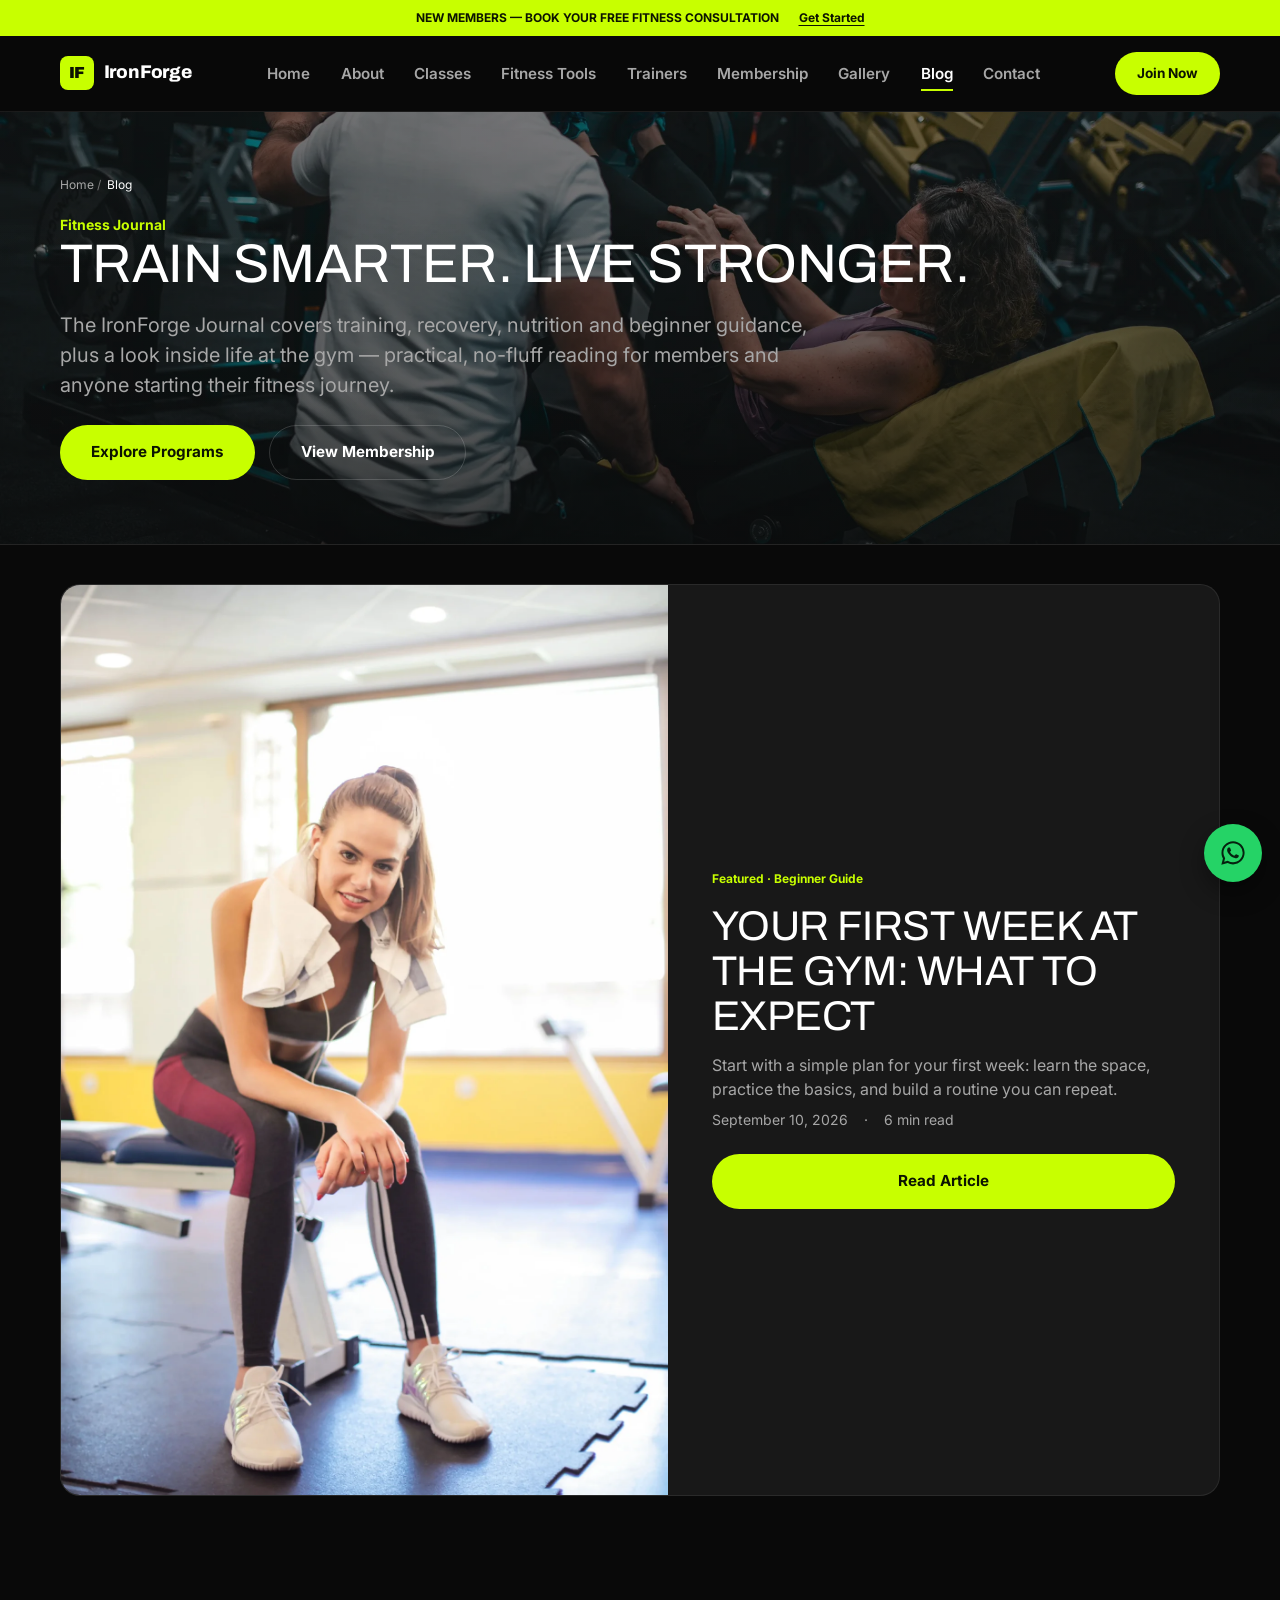
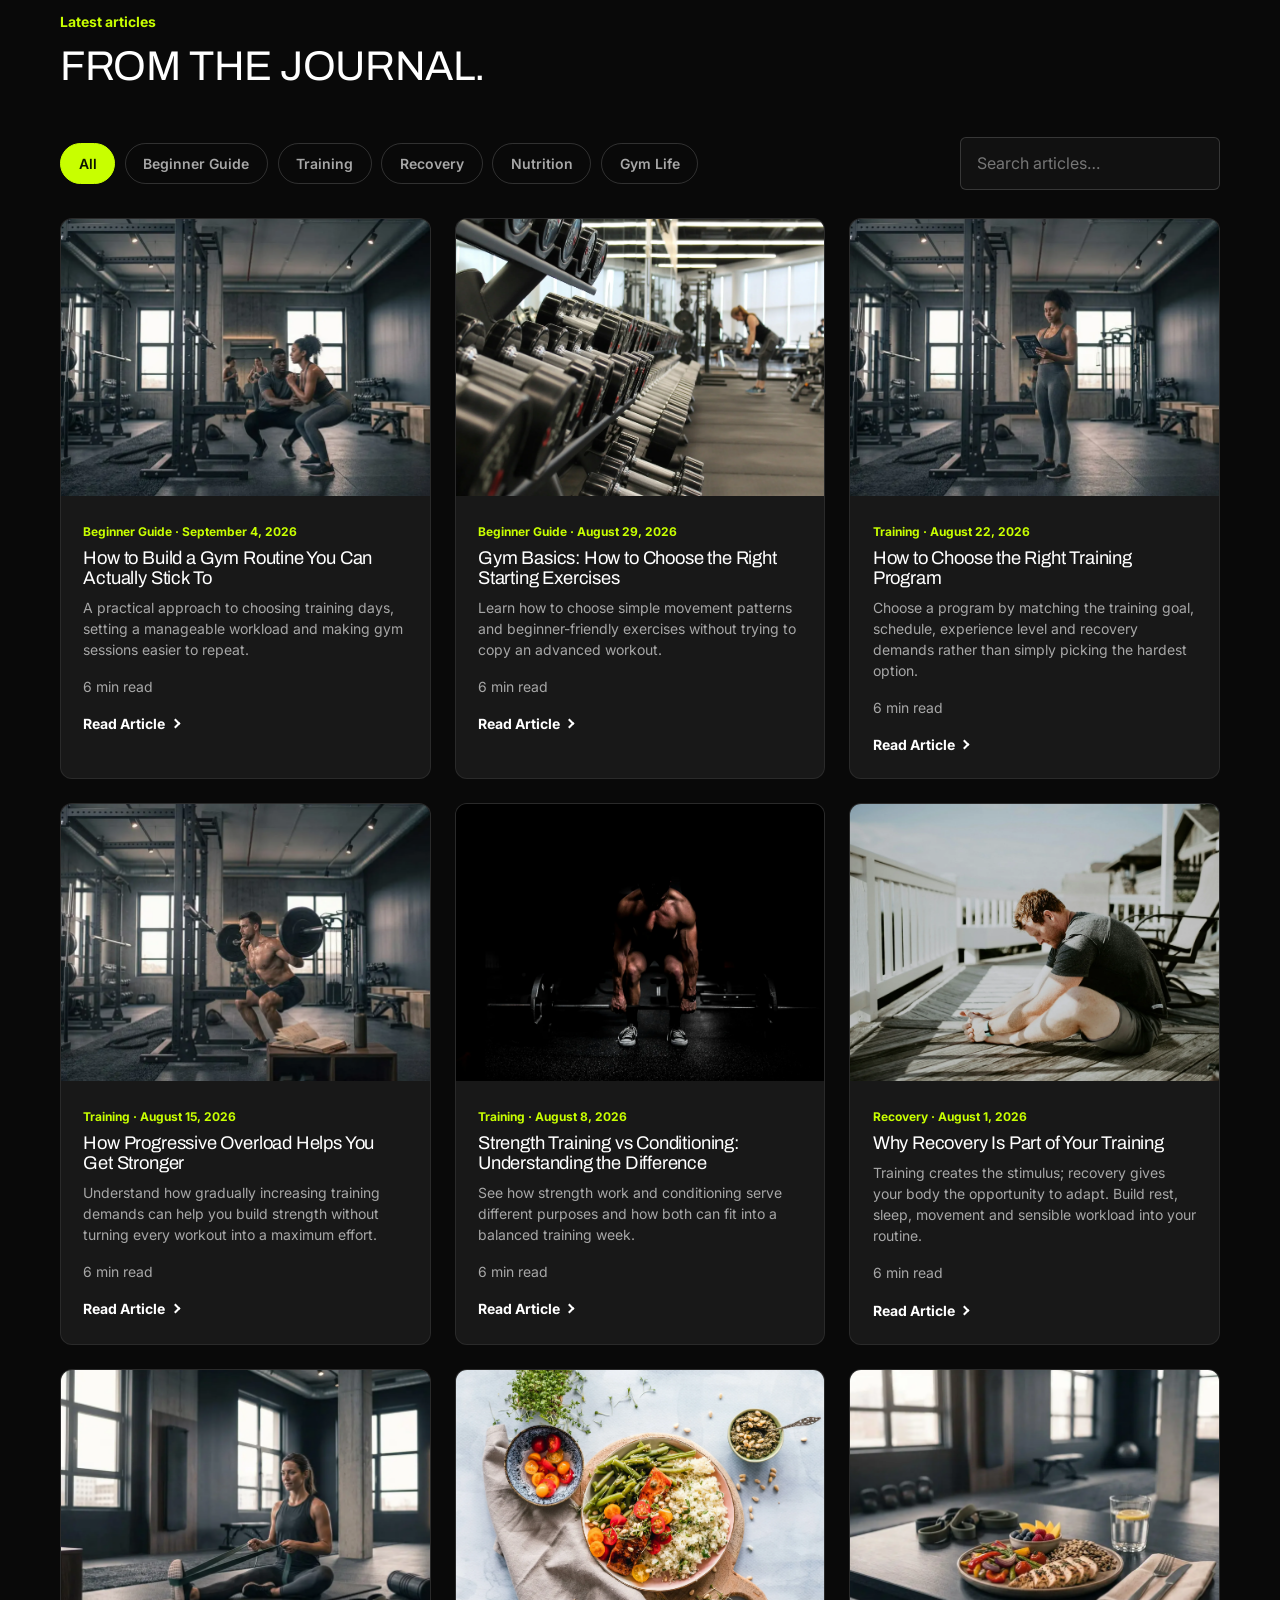
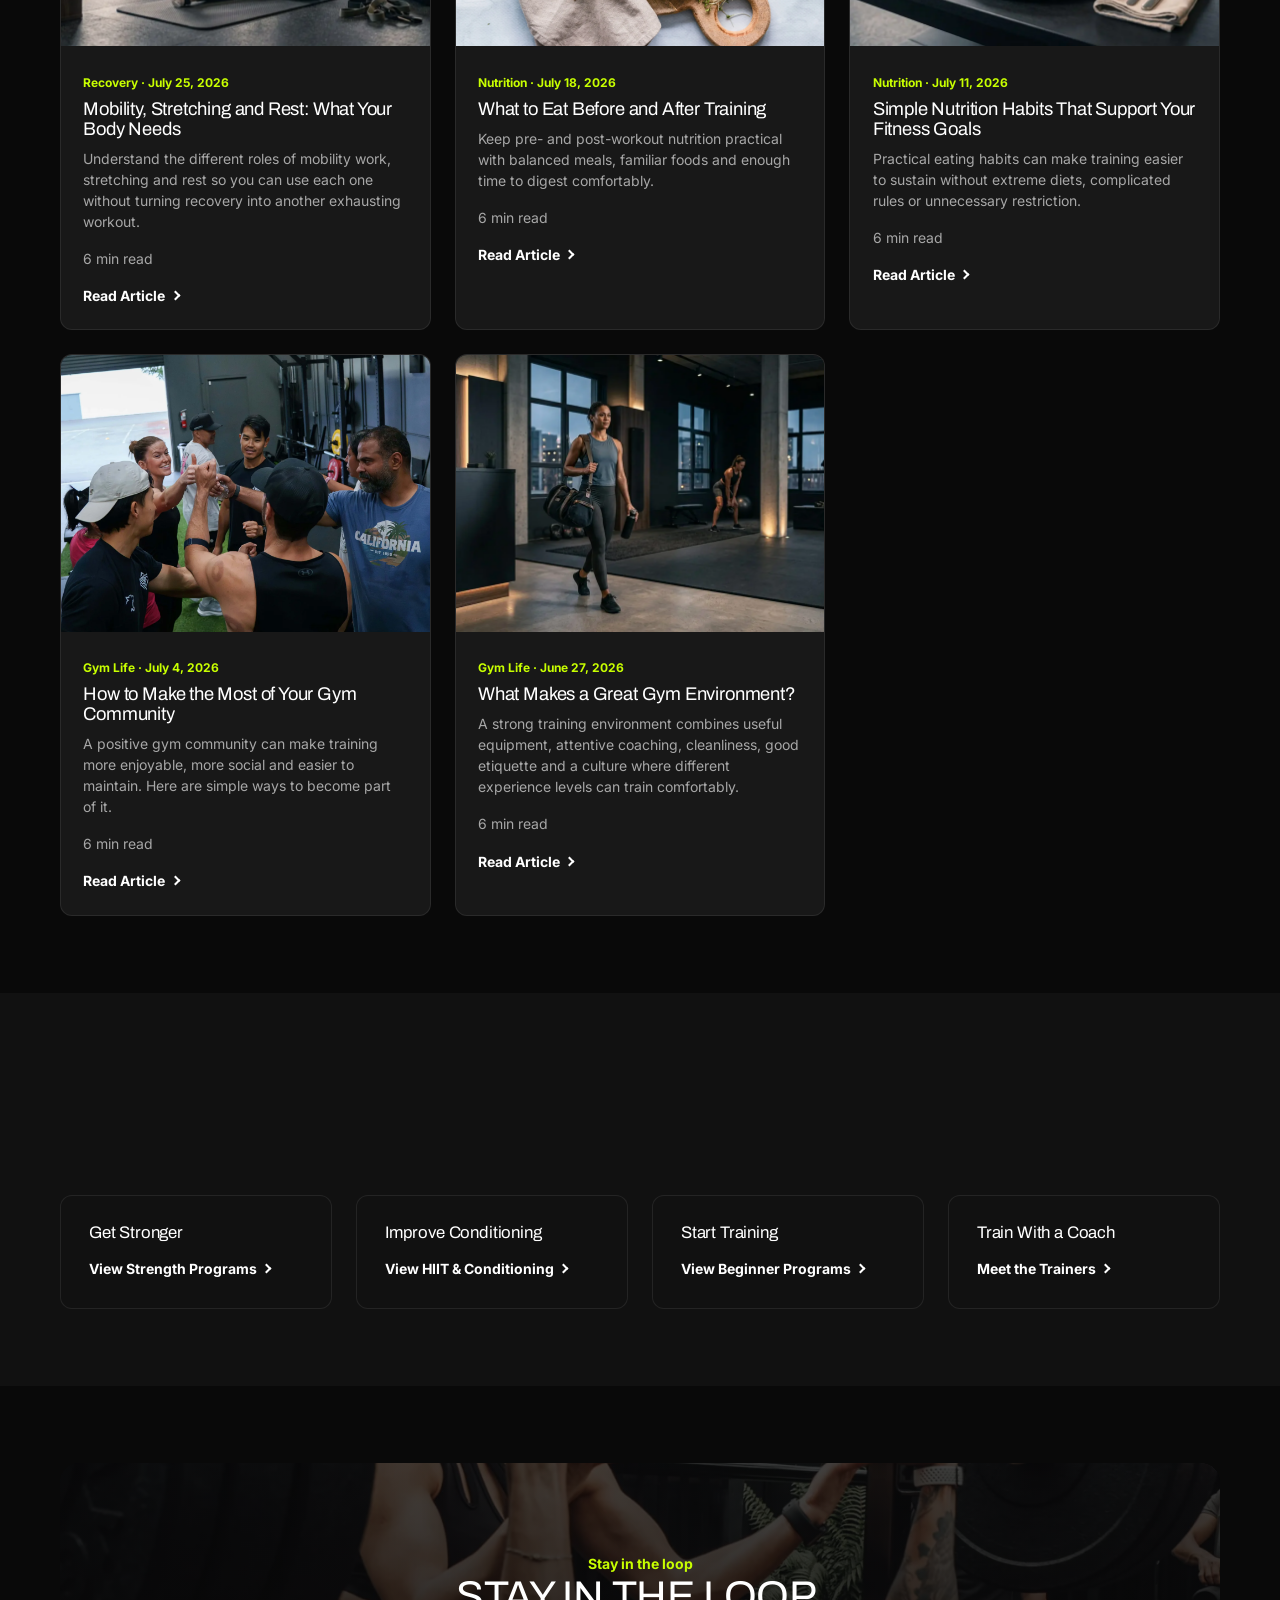
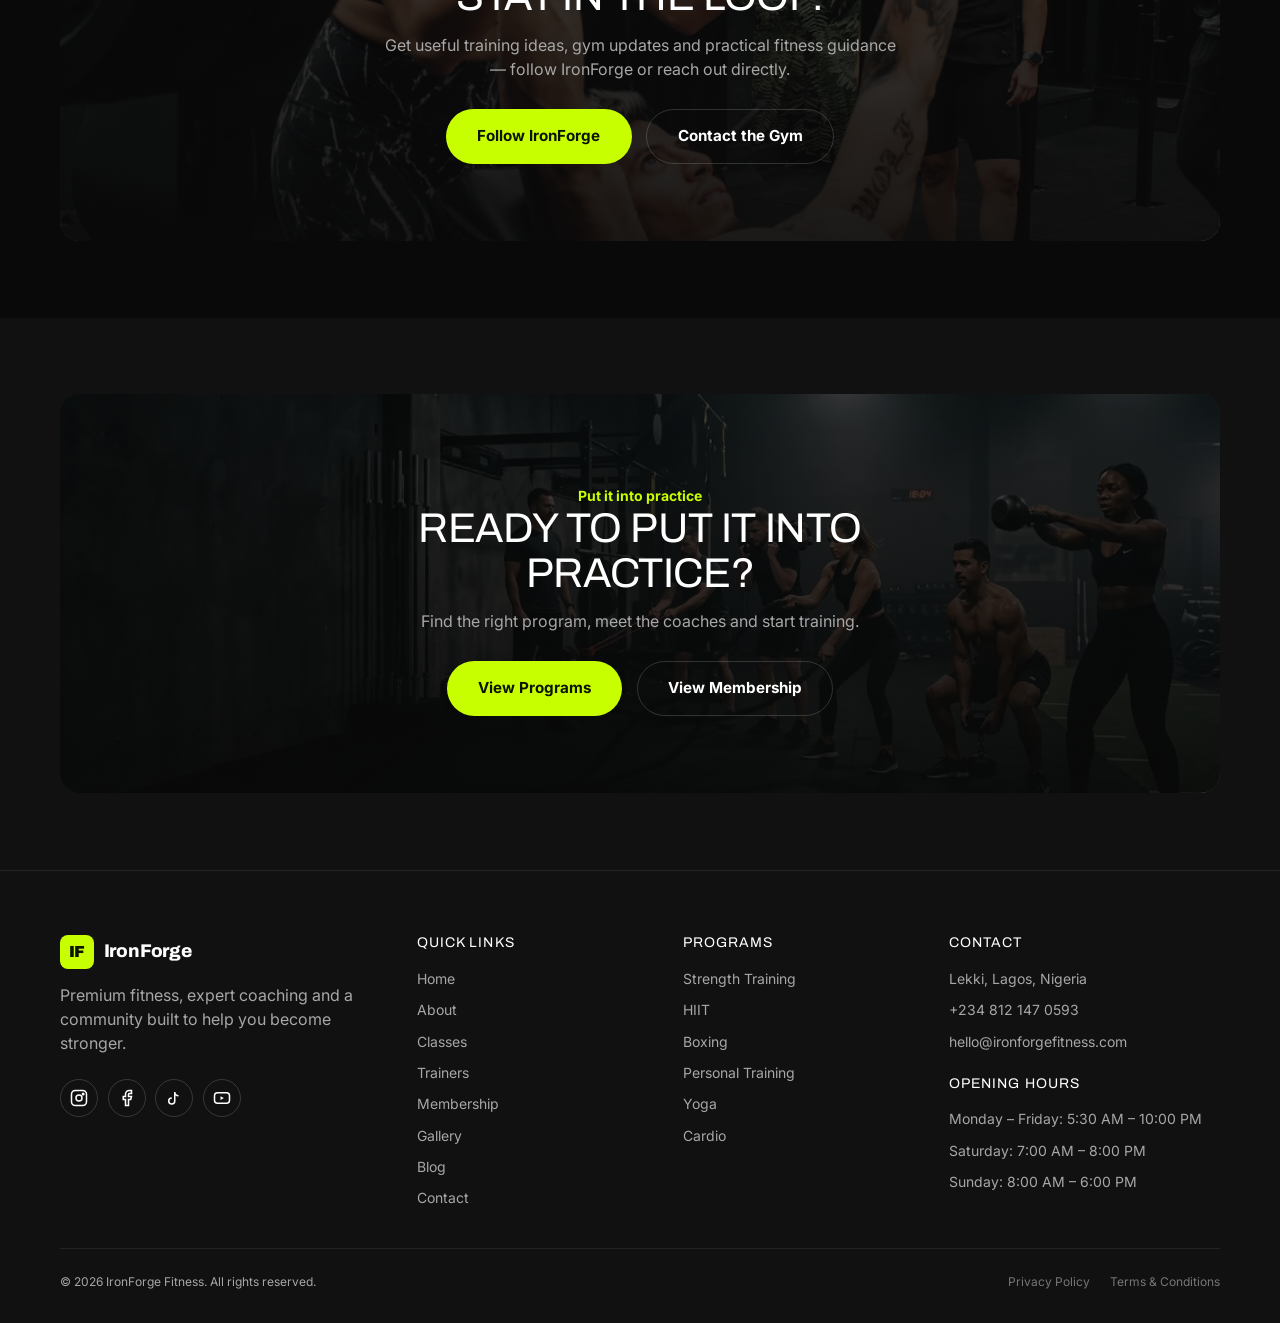
<file: blog.html>
<!DOCTYPE html>
<html lang="en">
<head>
<meta charset="UTF-8">
  <meta name="viewport" content="width=device-width, initial-scale=1.0">
  <title>Fitness Blog | Training, Recovery &amp; Gym Tips | IRONFORGE FITNESS Lagos</title>
  <meta name="description" content="Practical fitness articles on training, nutrition, recovery and gym tips from IRONFORGE FITNESS in Lekki, Lagos — for members and anyone starting their fitness journey.">
  <link rel="canonical" href="https://www.ironforgefitness.com/blog.html">
  <meta name="theme-color" content="#090909">
  <link rel="icon" href="data:image/svg+xml,<svg xmlns=%22http://www.w3.org/2000/svg%22 viewBox=%220 0 100 100%22><rect width=%22100%22 height=%22100%22 rx=%2220%22 fill=%22%23090909%22/><text x=%2250%22 y=%2266%22 font-size=%2260%22 font-family=%22Arial%22 font-weight=%22900%22 fill=%22%23c8ff00%22 text-anchor=%22middle%22>IF</text></svg>">
  <!-- Open Graph -->
  <meta property="og:type" content="website">
  <meta property="og:title" content="Fitness Blog | Training, Recovery & Gym Tips | IRONFORGE FITNESS Lagos">
  <meta property="og:description" content="Practical fitness articles on training, nutrition, recovery and gym tips from IRONFORGE FITNESS in Lekki, Lagos — for members and anyone starting their fitness journey.">
  <meta property="og:image" content="assets/images/hero/hero-main.jpg">
  <meta property="og:url" content="https://www.ironforgefitness.com/blog.html">
  <!-- Twitter -->
  <meta name="twitter:card" content="summary_large_image">
  <meta name="twitter:title" content="Fitness Blog | Training, Recovery & Gym Tips | IRONFORGE FITNESS Lagos">
  <meta name="twitter:description" content="Practical fitness articles on training, nutrition, recovery and gym tips from IRONFORGE FITNESS in Lekki, Lagos — for members and anyone starting their fitness journey.">
  <link rel="preconnect" href="https://fonts.googleapis.com"><link rel="preconnect" href="https://fonts.gstatic.com" crossorigin><link href="https://fonts.googleapis.com/css2?family=Archivo:wght@600;700;800;900&family=Inter:wght@400;500;600;700&display=swap" rel="stylesheet">
  <link rel="stylesheet" href="css/reset.css">
  <link rel="stylesheet" href="css/variables.css">
  <link rel="stylesheet" href="css/base.css">
  <link rel="stylesheet" href="css/layout.css">
  <link rel="stylesheet" href="css/components.css">
  <link rel="stylesheet" href="css/pages.css">
  <link rel="stylesheet" href="css/responsive.css">
</head>
<body>
  <a class="skip-link" href="#main">Skip to content</a>
  <div class="announcement">
    <div class="container announcement__inner">
      <span>NEW MEMBERS — BOOK YOUR FREE FITNESS CONSULTATION</span>
      <a class="announcement__cta" href="contact.html" data-v2-intake="free_trial">Get Started</a>
    </div>
  </div>

  <header class="site-header">
    <div class="container site-header__inner">
      <a href="index.html" class="brand" aria-label="IronForge Fitness — home">
        <span class="brand__mark" aria-hidden="true">IF</span>
        <span data-gym-text="shortName">IronForge</span>
      </a>

      <nav class="main-nav" aria-label="Primary">
        <ul class="main-nav__list">
          <li><a class="main-nav__link" href="index.html">Home</a></li>
          <li><a class="main-nav__link" href="about.html">About</a></li>
          <li><a class="main-nav__link" href="classes.html">Classes</a></li>
            <li><a class="main-nav__link" href="fitness-tools.html">Fitness Tools</a></li>
          <li><a class="main-nav__link" href="trainers.html">Trainers</a></li>
          <li><a class="main-nav__link" href="membership.html">Membership</a></li>
          <li><a class="main-nav__link" href="gallery.html">Gallery</a></li>
          <li><a class="main-nav__link" href="blog.html">Blog</a></li>
          <li><a class="main-nav__link" href="contact.html">Contact</a></li>
        </ul>
      </nav>

      <div class="header-actions">
        <a href="membership.html" class="btn btn--primary btn--sm">Join Now</a>
        <button class="nav-toggle" aria-expanded="false" aria-controls="mobile-menu" aria-label="Open menu">
          <span></span><span></span><span></span>
        </button>
      </div>
    </div>
  </header>

  <div class="mobile-menu" id="mobile-menu" role="dialog" aria-modal="true" aria-label="Mobile menu">
    <div class="mobile-menu__top">
      <a href="index.html" class="brand">
        <span class="brand__mark" aria-hidden="true">IF</span>
        <span data-gym-text="shortName">IronForge</span>
      </a>
      <button class="mobile-menu__close" aria-label="Close menu">&times;</button>
    </div>
    <ul class="mobile-menu__list">
        <li><a class="mobile-menu__link" href="index.html">Home</a></li>
        <li><a class="mobile-menu__link" href="about.html">About</a></li>
        <li><a class="mobile-menu__link" href="classes.html">Classes</a></li>
        <li><a class="mobile-menu__link" href="fitness-tools.html">Fitness Tools</a></li>
        <li><a class="mobile-menu__link" href="trainers.html">Trainers</a></li>
        <li><a class="mobile-menu__link" href="membership.html">Membership</a></li>
        <li><a class="mobile-menu__link" href="gallery.html">Gallery</a></li>
        <li><a class="mobile-menu__link" href="blog.html">Blog</a></li>
        <li><a class="mobile-menu__link" href="contact.html">Contact</a></li>
    </ul>
    <div class="mobile-menu__actions">
      <a href="membership.html" class="btn btn--primary btn--block">Join Now</a>
      <a href="" data-gym-href="whatsappMessage" class="btn btn--whatsapp btn--block" target="_blank" rel="noopener">Chat on WhatsApp</a>
      <p class="mobile-menu__contact">Lekki, Lagos · <a href="" data-gym-href="phoneHref" data-gym-text="phone">+234 800 000 0000</a></p>
    </div>
  </div>

  <main id="main">

    <section class="page-hero" style="padding-block:clamp(2.5rem, 5vw, 4rem);">
     <div class="page-hero__bg">
  <img
    src="assets/images/gallery/G10.webp"
    alt="IronForge member reading training notes after a workout"
  >
</div>
      <div class="container page-hero__content">
        <nav class="breadcrumbs" aria-label="Breadcrumb">
          <ul style="display:flex;gap:0.4rem;list-style:none;padding:0;margin:0;">
            <li><a href="index.html">Home</a> /</li>
            <li aria-current="page">Blog</li>
          </ul>
        </nav>
        <p class="eyebrow" data-reveal>Fitness Journal</p>
        <h1 data-reveal>TRAIN SMARTER. LIVE STRONGER.</h1>
        <p class="lead" data-reveal>The IronForge Journal covers training, recovery, nutrition and beginner guidance, plus a look inside life at the gym — practical, no-fluff reading for members and anyone starting their fitness journey.</p>
        <div class="hero__actions" data-reveal style="margin-top:1.6rem;">
          <a href="classes.html" class="btn btn--primary">Explore Programs</a>
          <a href="membership.html" class="btn btn--outline">View Membership</a>
        </div>
      </div>
    </section>

    <section class="section section--tight">
      <div class="container">
        <div class="featured-post" data-featured-post data-reveal></div>
      </div>
    </section>

    <section class="section">
      <div class="container">
        <div class="section-head" data-reveal>
          <p class="eyebrow">Latest articles</p>
          <h2>FROM THE JOURNAL.</h2>
        </div>

        <div class="blog-toolbar">
          <div class="gallery-filters" data-filter-group="[data-blog-grid]" data-blog-filters data-reveal></div>
          <div class="blog-search" data-reveal>
            <label for="blog-search-input" class="visually-hidden">Search articles</label>
            <input type="search" id="blog-search-input" data-blog-search placeholder="Search articles…" aria-label="Search articles by title, category or topic">
          </div>
        </div>

        <div class="grid grid--3" data-blog-grid></div>
        <p class="blog-empty" data-blog-empty hidden>No articles match your search. Try a different keyword or category.</p>
      </div>
    </section>

    <section class="section section--surface">
      <div class="container">
        <div class="section-head section-head--center" data-reveal>
          <p class="eyebrow">Not sure where to start?</p>
          <h2>WHAT ARE YOU WORKING ON?</h2>
        </div>
        <div class="grid grid--4" data-reveal>
          <a href="classes.html" class="benefit" style="display:block;">
            <h3>Get Stronger</h3>
            <p class="card__link" style="margin-top:0.5rem;">View Strength Programs</p>
          </a>
          <a href="classes.html" class="benefit" style="display:block;">
            <h3>Improve Conditioning</h3>
            <p class="card__link" style="margin-top:0.5rem;">View HIIT &amp; Conditioning</p>
          </a>
          <a href="classes.html" class="benefit" style="display:block;">
            <h3>Start Training</h3>
            <p class="card__link" style="margin-top:0.5rem;">View Beginner Programs</p>
          </a>
          <a href="trainers.html" class="benefit" style="display:block;">
            <h3>Train With a Coach</h3>
            <p class="card__link" style="margin-top:0.5rem;">Meet the Trainers</p>
          </a>
        </div>
      </div>
    </section>

    <section class="section">
      <div class="container">
        <div class="cta-block" data-reveal>
          <div class="cta-block__bg"><img src="assets/images/hero/H02.webp" alt="IronForge coach and member during a training session"></div>
          <p class="eyebrow">Stay in the loop</p>
          <h2>STAY IN THE LOOP.</h2>
          <p>Get useful training ideas, gym updates and practical fitness guidance — follow IronForge or reach out directly.</p>
          <div class="cta-block__actions">
            <a href="https://instagram.com/ironforgefitness" class="btn btn--primary" target="_blank" rel="noopener">Follow IronForge</a>
            <a href="contact.html" class="btn btn--outline">Contact the Gym</a>
          </div>
        </div>
      </div>
    </section>

    <section class="section section--surface">
      <div class="container">
        <div class="cta-block" data-reveal>
          <div class="cta-block__bg"><img src=assets/images/hero/H03.webp alt="Member training with focus at IronForge Fitness"></div>
          <p class="eyebrow">Put it into practice</p>
          <h2>READY TO PUT IT INTO PRACTICE?</h2>
          <p>Find the right program, meet the coaches and start training.</p>
          <div class="cta-block__actions">
            <a href="classes.html" class="btn btn--primary">View Programs</a>
            <a href="membership.html" class="btn btn--outline">View Membership</a>
          </div>
        </div>
      </div>
    </section>

  </main>

  <footer class="site-footer">
    <div class="container">
      <div class="footer-grid">
        <div class="footer-brand">
          <a href="index.html" class="brand">
            <span class="brand__mark" aria-hidden="true">IF</span>
            <span data-gym-text="shortName">IronForge</span>
          </a>
          <p data-gym-text="description">Premium fitness, expert coaching and a community built to help you become stronger.</p>
          <div class="footer-social">
            <a href="" data-gym-href="social" aria-label="Instagram" target="_blank" rel="noopener">
              <svg width="18" height="18" viewBox="0 0 24 24" fill="none" stroke="currentColor" stroke-width="2"><rect x="2" y="2" width="20" height="20" rx="5"/><circle cx="12" cy="12" r="4"/><circle cx="17.5" cy="6.5" r="1"/></svg>
            </a>
            <a href="https://facebook.com/ironforgefitness" aria-label="Facebook" target="_blank" rel="noopener">
              <svg width="18" height="18" viewBox="0 0 24 24" fill="none" stroke="currentColor" stroke-width="2"><path d="M18 2h-3a5 5 0 0 0-5 5v3H7v4h3v8h4v-8h3l1-4h-4V7a1 1 0 0 1 1-1h3z"/></svg>
            </a>
            <a href="https://tiktok.com/@ironforgefitness" aria-label="TikTok" target="_blank" rel="noopener">
              <svg width="18" height="18" viewBox="0 0 24 24" fill="none" stroke="currentColor" stroke-width="2"><path d="M9 12a4 4 0 1 0 4 4V4a5 5 0 0 0 5 5"/></svg>
            </a>
            <a href="https://youtube.com/@ironforgefitness" aria-label="YouTube" target="_blank" rel="noopener">
              <svg width="18" height="18" viewBox="0 0 24 24" fill="none" stroke="currentColor" stroke-width="2"><rect x="2" y="5" width="20" height="14" rx="4"/><path d="M10 9.5v5l4.5-2.5z" fill="currentColor" stroke="none"/></svg>
            </a>
          </div>
        </div>

        <div class="footer-col">
          <h3>Quick Links</h3>
          <ul>
            <li><a href="index.html">Home</a></li>
            <li><a href="about.html">About</a></li>
            <li><a href="classes.html">Classes</a></li>
            <li><a href="trainers.html">Trainers</a></li>
            <li><a href="membership.html">Membership</a></li>
            <li><a href="gallery.html">Gallery</a></li>
            <li><a href="blog.html">Blog</a></li>
            <li><a href="contact.html">Contact</a></li>
          </ul>
        </div>

        <div class="footer-col">
          <h3>Programs</h3>
          <ul>
            <li><a href="classes.html">Strength Training</a></li>
            <li><a href="classes.html">HIIT</a></li>
            <li><a href="classes.html">Boxing</a></li>
            <li><a href="classes.html">Personal Training</a></li>
            <li><a href="classes.html">Yoga</a></li>
            <li><a href="classes.html">Cardio</a></li>
          </ul>
        </div>

        <div class="footer-col">
          <h3>Contact</h3>
          <ul>
            <li data-gym-text="location">Lekki, Lagos, Nigeria</li>
            <li><a href="" data-gym-href="phoneHref" data-gym-text="phone">+234 800 000 0000</a></li>
            <li><a href="" data-gym-href="email" data-gym-text="email">hello@ironforgefitness.com</a></li>
          </ul>
          <h3 style="margin-top:1.5rem;">Opening Hours</h3>
          <ul>
            <li>Monday – Friday: 5:30 AM – 10:00 PM</li>
            <li>Saturday: 7:00 AM – 8:00 PM</li>
            <li>Sunday: 8:00 AM – 6:00 PM</li>
          </ul>
        </div>
      </div>

      <div class="footer-bottom">
        <p>&copy; <span data-current-year>2026</span> IronForge Fitness. All rights reserved.</p>
        <div class="footer-bottom-links">
          <a href="#">Privacy Policy</a>
          <a href="#">Terms &amp; Conditions</a>
        </div>
      </div>
    </div>
  </footer>

  <a href="" data-gym-href="whatsappMessage" class="whatsapp-float" target="_blank" rel="noopener" aria-label="Chat with us on WhatsApp">
    <svg viewBox="0 0 24 24" fill="currentColor" aria-hidden="true"><path d="M12.04 2C6.58 2 2.13 6.45 2.13 11.91c0 1.75.46 3.39 1.26 4.81L2 22l5.42-1.42a9.87 9.87 0 0 0 4.62 1.18h.01c5.46 0 9.91-4.45 9.91-9.91S17.5 2 12.04 2zm0 18.03h-.01a8.2 8.2 0 0 1-4.18-1.15l-.3-.18-3.12.82.83-3.04-.2-.31a8.2 8.2 0 0 1-1.26-4.36c0-4.53 3.69-8.22 8.24-8.22 2.2 0 4.27.86 5.83 2.42a8.18 8.18 0 0 1 2.41 5.82c0 4.54-3.69 8.2-8.24 8.2zm4.51-6.16c-.25-.12-1.47-.72-1.7-.81-.23-.08-.39-.12-.56.13-.17.24-.64.8-.78.97-.14.16-.29.18-.53.06-.25-.12-1.05-.39-2-1.23-.74-.66-1.24-1.47-1.39-1.72-.14-.24-.02-.38.11-.5.11-.11.25-.29.37-.43.12-.14.16-.25.25-.41.08-.16.04-.31-.02-.43-.06-.12-.56-1.35-.77-1.85-.2-.48-.41-.42-.56-.43h-.48c-.16 0-.43.06-.66.3-.23.24-.86.84-.86 2.05s.88 2.38 1 2.55c.12.16 1.73 2.64 4.19 3.7.59.25 1.04.4 1.4.51.59.19 1.12.16 1.55.1.47-.07 1.47-.6 1.68-1.18.21-.58.21-1.08.15-1.18-.06-.1-.23-.16-.48-.28z"/></svg>
  </a>

  <button class="back-to-top" aria-label="Back to top">
    <svg width="18" height="18" viewBox="0 0 24 24" fill="none" stroke="currentColor" stroke-width="2.5"><path d="M12 19V5M5 12l7-7 7 7"/></svg>
  </button>

  <script src="js/config.js"></script>
  <script src="js/navigation.js"></script>
  <script src="js/blog-data.js"></script>
  <script src="js/blog-render.js"></script>
  <!-- <script src="js/blog-detail-render.js"></script> -->
  <script src="js/main.js"></script>
  <!-- <script src="js/filters.js"></script> -->
  <script src="js/v2/backend-config.js"></script>
  <script src="js/v2/api.js"></script>
  <script src="js/v2/intake.js"></script>
</body>
</html>
</file>
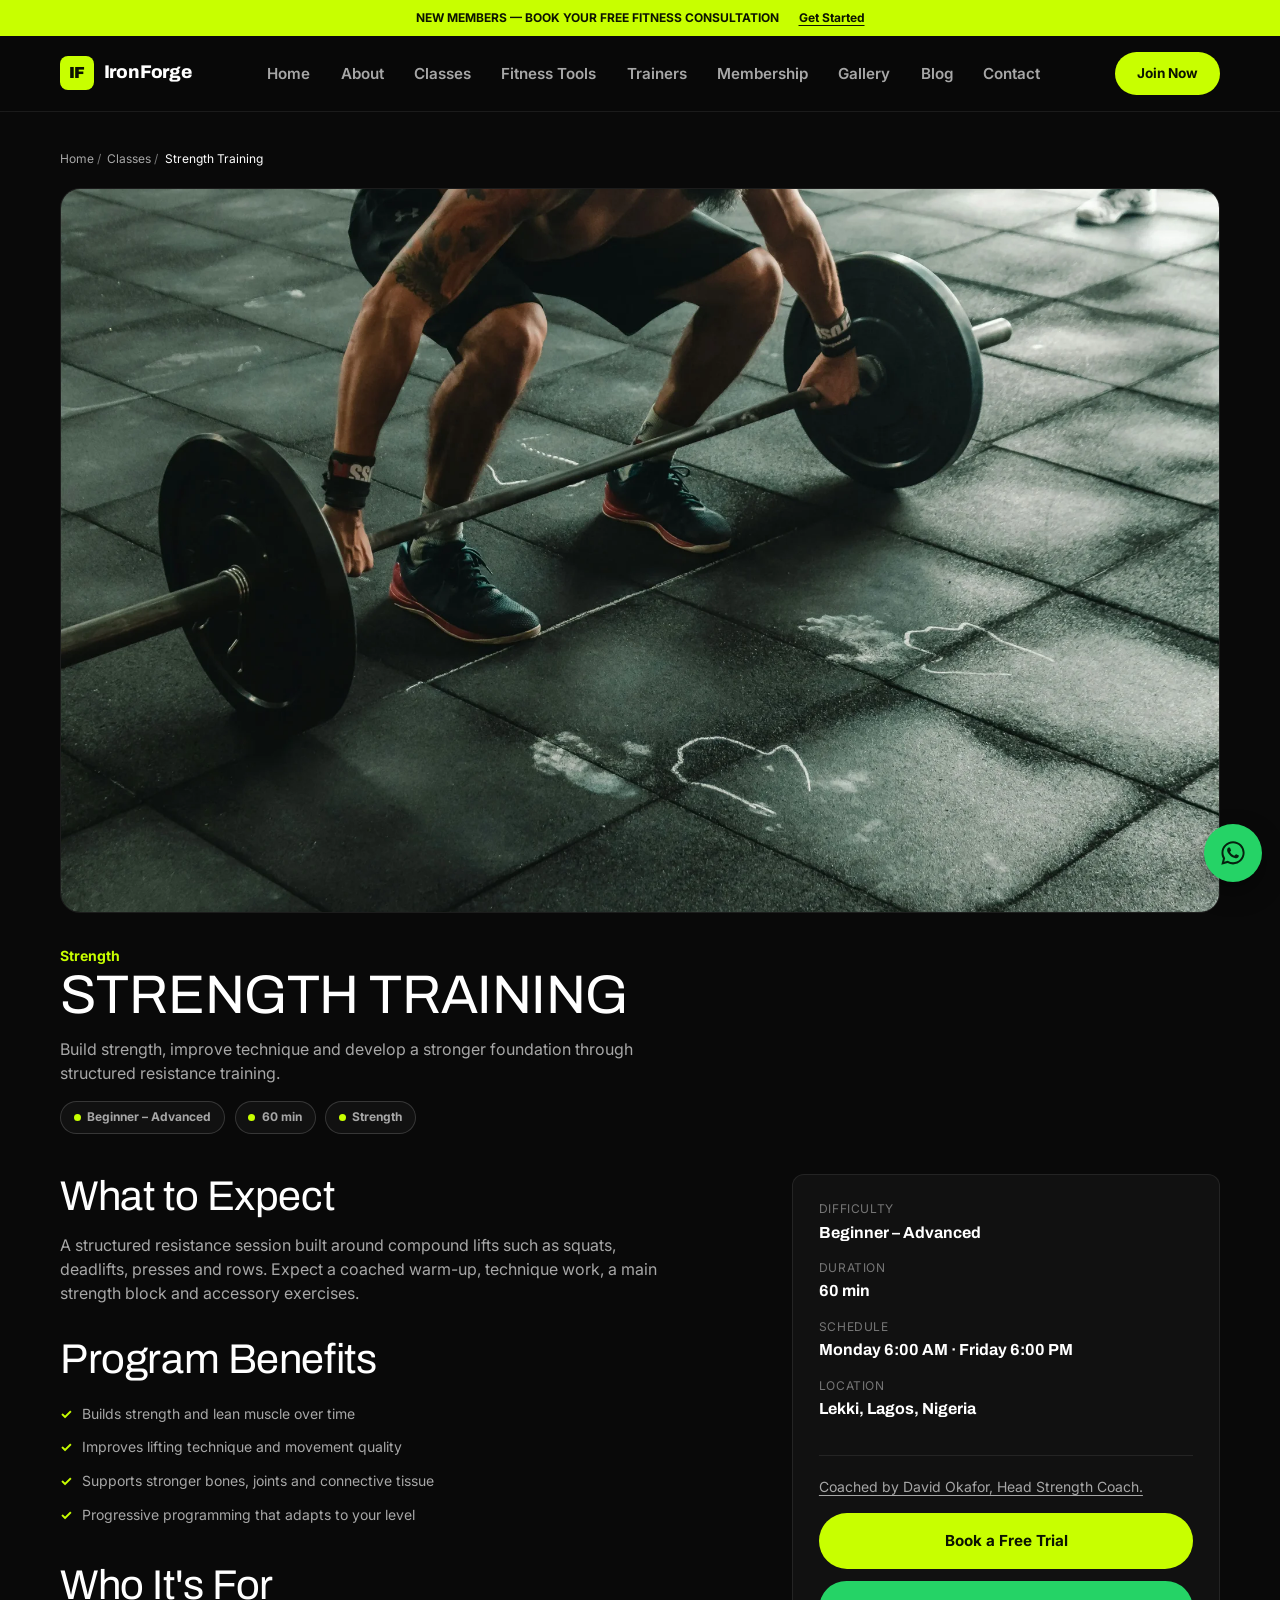
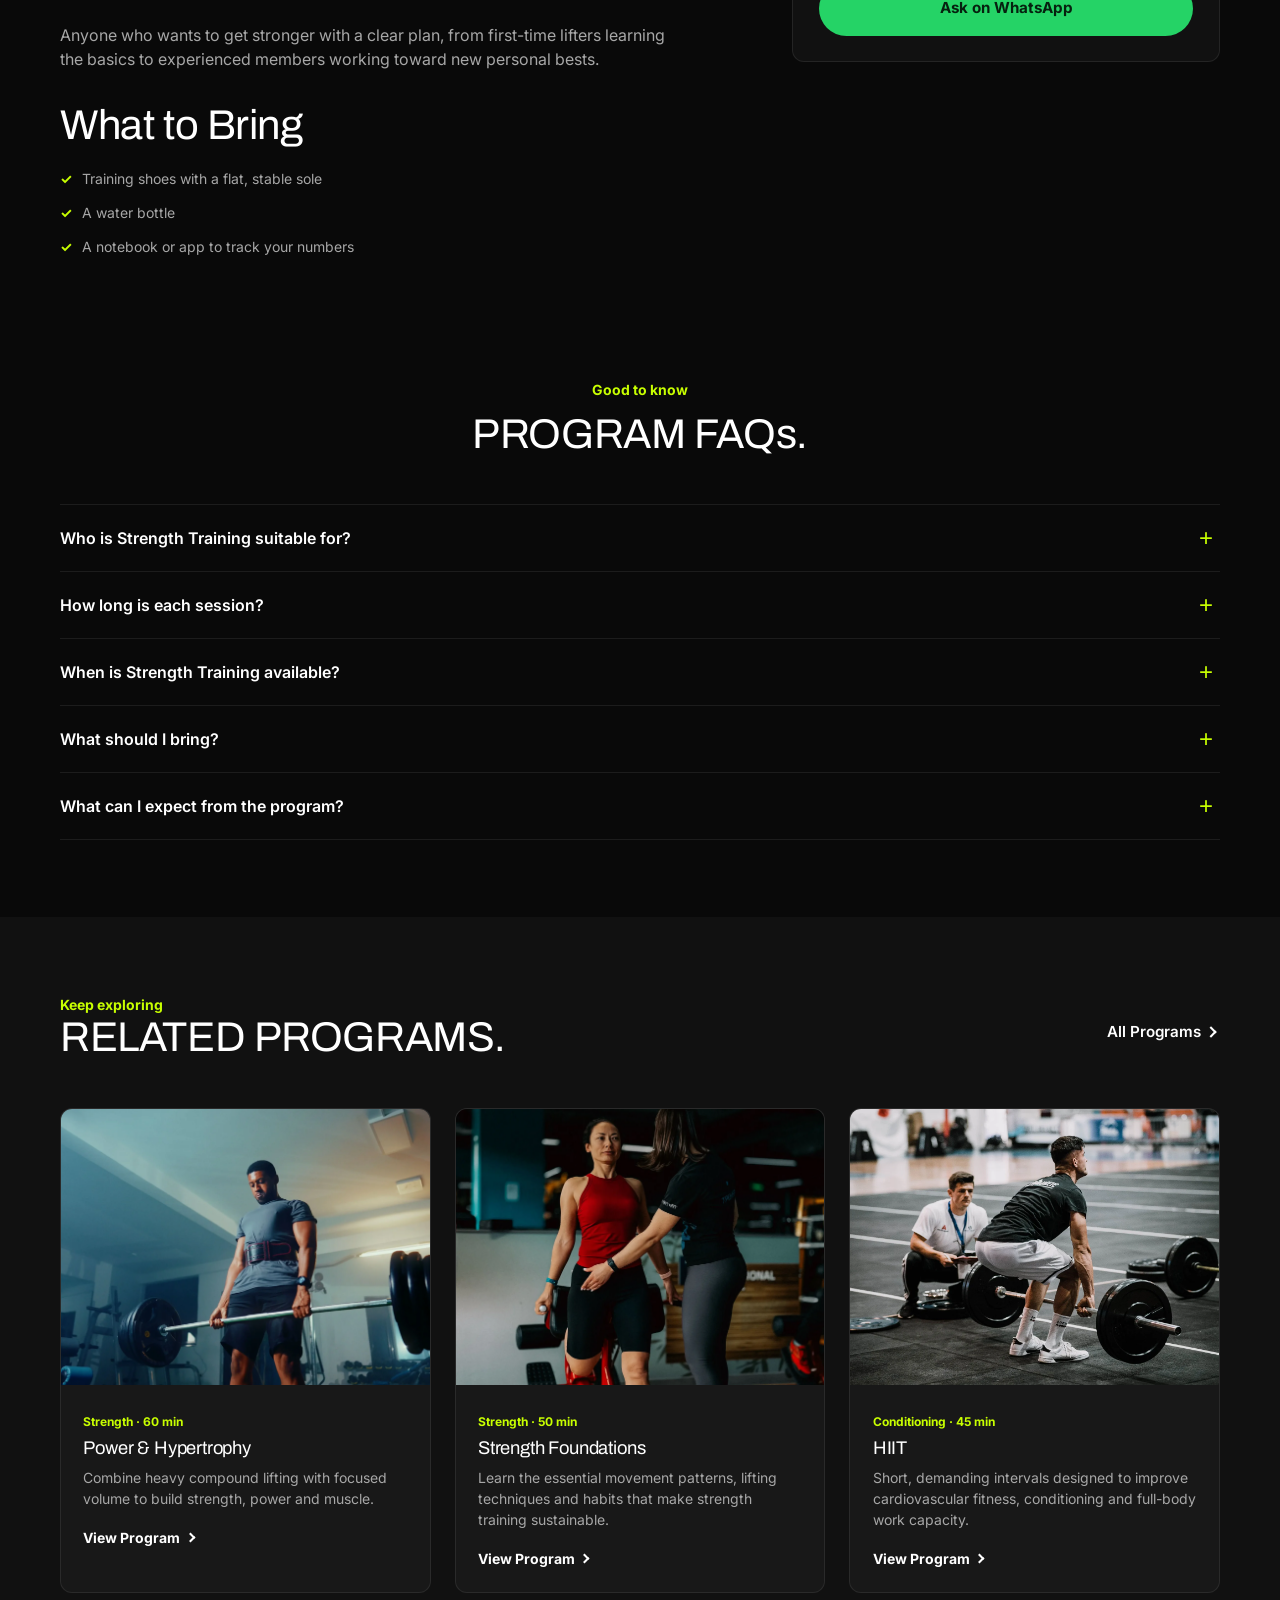
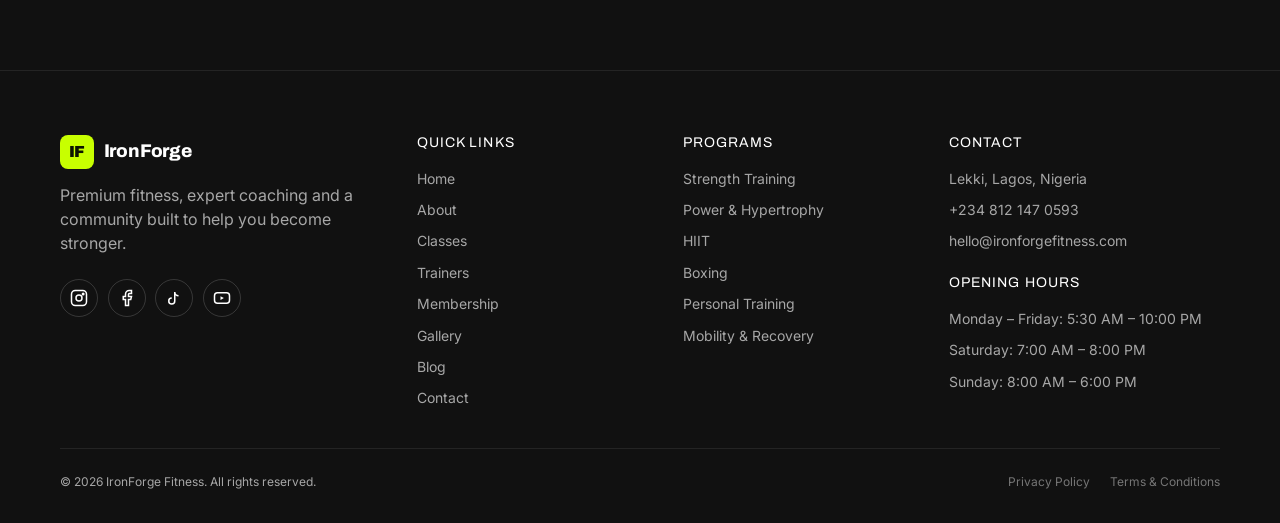
<file: class-detail.html>
<!DOCTYPE html>
<html lang="en">
<head>
<meta charset="UTF-8">
  <meta name="viewport" content="width=device-width, initial-scale=1.0">
  <title>Program | IronForge Fitness Lekki, Lagos</title>
  <meta name="description" content="Explore an IronForge Fitness training program in Lekki, Lagos — what to expect, benefits, schedule and how to get started.">
  <link rel="canonical" href="https://www.ironforgefitness.com/class-detail.html">
  <meta name="theme-color" content="#090909">
  <link rel="icon" href="data:image/svg+xml,<svg xmlns=%22http://www.w3.org/2000/svg%22 viewBox=%220 0 100 100%22><rect width=%22100%22 height=%22100%22 rx=%2220%22 fill=%22%23090909%22/><text x=%2250%22 y=%2266%22 font-size=%2260%22 font-family=%22Arial%22 font-weight=%22900%22 fill=%22%23c8ff00%22 text-anchor=%22middle%22>IF</text></svg>">
  <!-- Open Graph (updated per-program by js/class-detail.js) -->
  <meta property="og:type" content="website">
  <meta property="og:title" content="Program | IronForge Fitness Lekki, Lagos">
  <meta property="og:description" content="Explore an IronForge Fitness training program in Lekki, Lagos — what to expect, benefits, schedule and how to get started.">
  <meta property="og:image" content="assets/images/classes/C01.webp">
  <meta property="og:url" content="https://www.ironforgefitness.com/class-detail.html">
  <!-- Twitter -->
  <meta name="twitter:card" content="summary_large_image">
  <meta name="twitter:title" content="Program | IronForge Fitness Lekki, Lagos">
  <meta name="twitter:description" content="Explore an IronForge Fitness training program in Lekki, Lagos — what to expect, benefits, schedule and how to get started.">
  <link rel="preconnect" href="https://fonts.googleapis.com"><link rel="preconnect" href="https://fonts.gstatic.com" crossorigin><link href="https://fonts.googleapis.com/css2?family=Archivo:wght@600;700;800;900&family=Inter:wght@400;500;600;700&display=swap" rel="stylesheet">
  <link rel="stylesheet" href="css/reset.css">
  <link rel="stylesheet" href="css/variables.css">
  <link rel="stylesheet" href="css/base.css">
  <link rel="stylesheet" href="css/layout.css">
  <link rel="stylesheet" href="css/components.css">
  <link rel="stylesheet" href="css/pages.css">
  <link rel="stylesheet" href="css/responsive.css">
</head>
<body>
  <a class="skip-link" href="#main">Skip to content</a>
  <div class="announcement">
    <div class="container announcement__inner">
      <span>NEW MEMBERS — BOOK YOUR FREE FITNESS CONSULTATION</span>
      <a class="announcement__cta" href="contact.html" data-v2-intake="free_trial">Get Started</a>
    </div>
  </div>

  <header class="site-header">
    <div class="container site-header__inner">
      <a href="index.html" class="brand" aria-label="IronForge Fitness — home">
        <span class="brand__mark" aria-hidden="true">IF</span>
        <span data-gym-text="shortName">IronForge</span>
      </a>

      <nav class="main-nav" aria-label="Primary">
        <ul class="main-nav__list">
          <li><a class="main-nav__link" href="index.html">Home</a></li>
          <li><a class="main-nav__link" href="about.html">About</a></li>
          <li><a class="main-nav__link" href="classes.html">Classes</a></li>
            <li><a class="main-nav__link" href="fitness-tools.html">Fitness Tools</a></li>
          <li><a class="main-nav__link" href="trainers.html">Trainers</a></li>
          <li><a class="main-nav__link" href="membership.html">Membership</a></li>
          <li><a class="main-nav__link" href="gallery.html">Gallery</a></li>
          <li><a class="main-nav__link" href="blog.html">Blog</a></li>
          <li><a class="main-nav__link" href="contact.html">Contact</a></li>
        </ul>
      </nav>

      <div class="header-actions">
        <a href="membership.html" class="btn btn--primary btn--sm">Join Now</a>
        <button class="nav-toggle" aria-expanded="false" aria-controls="mobile-menu" aria-label="Open menu">
          <span></span><span></span><span></span>
        </button>
      </div>
    </div>
  </header>

  <div class="mobile-menu" id="mobile-menu" role="dialog" aria-modal="true" aria-label="Mobile menu">
    <div class="mobile-menu__top">
      <a href="index.html" class="brand">
        <span class="brand__mark" aria-hidden="true">IF</span>
        <span data-gym-text="shortName">IronForge</span>
      </a>
      <button class="mobile-menu__close" aria-label="Close menu">&times;</button>
    </div>
    <ul class="mobile-menu__list">
        <li><a class="mobile-menu__link" href="index.html">Home</a></li>
        <li><a class="mobile-menu__link" href="about.html">About</a></li>
        <li><a class="mobile-menu__link" href="classes.html">Classes</a></li>
        <li><a class="mobile-menu__link" href="fitness-tools.html">Fitness Tools</a></li>
        <li><a class="mobile-menu__link" href="trainers.html">Trainers</a></li>
        <li><a class="mobile-menu__link" href="membership.html">Membership</a></li>
        <li><a class="mobile-menu__link" href="gallery.html">Gallery</a></li>
        <li><a class="mobile-menu__link" href="blog.html">Blog</a></li>
        <li><a class="mobile-menu__link" href="contact.html">Contact</a></li>
    </ul>
    <div class="mobile-menu__actions">
      <a href="membership.html" class="btn btn--primary btn--block">Join Now</a>
      <a href="" data-gym-href="whatsappMessage" class="btn btn--whatsapp btn--block" target="_blank" rel="noopener">Chat on WhatsApp</a>
      <p class="mobile-menu__contact">Lekki, Lagos · <a href="" data-gym-href="phoneHref" data-gym-text="phone">+234 800 000 0000</a></p>
    </div>
  </div>

  <main id="main">

    <section class="section section--tight">
      <div class="container">
        <nav class="breadcrumbs" aria-label="Breadcrumb">
          <ul style="display:flex;gap:0.4rem;list-style:none;padding:0;margin:0;">
            <li><a href="index.html">Home</a> /</li>
            <li><a href="classes.html">Classes</a> /</li>
            <li aria-current="page" id="breadcrumb-current">Program</li>
          </ul>
        </nav>

        <div class="detail-hero" data-reveal>
          <div class="detail-hero__media">
            <img id="program-image" src="" alt="">
          </div>
        </div>

        <div style="margin-top:2rem;">
          <p class="eyebrow" id="program-category">Category</p>
          <h1 id="program-name">Program</h1>
          <p class="lead" id="program-lead" style="margin-top:0.75rem;"></p>
          <div class="detail-meta" id="program-badges"></div>
        </div>

        <div class="detail-body">
          <div data-reveal>
            <h2>What to Expect</h2>
            <p id="program-expect"></p>

            <h2>Program Benefits</h2>
            <ul class="check-list" id="program-benefits"></ul>

            <h2>Who It's For</h2>
            <p id="program-who"></p>

            <h2>What to Bring</h2>
            <ul class="check-list" id="program-bring"></ul>
          </div>

          <aside class="detail-sidebar" data-reveal>
            <dl>
              <dt>Difficulty</dt><dd id="side-level"></dd>
              <dt>Duration</dt><dd id="side-duration"></dd>
              <dt>Schedule</dt><dd id="side-schedule"></dd>
              <dt>Location</dt><dd data-gym-text="location">Lekki, Lagos, Nigeria</dd>
            </dl>
            <div style="border-top:1px solid var(--color-border);padding-top:1.25rem;">
              <p style="font-size:var(--fs-small);color:var(--color-muted);margin-bottom:1rem;">
                <a id="side-coach-link" href="trainers.html" style="color:inherit;text-decoration:underline;text-underline-offset:0.2em;">
                  <span id="side-coach"></span>
                </a>
              </p>
              <a href="contact.html" class="btn btn--primary btn--block">Book a Free Trial</a>
              <a href="" data-gym-href="whatsappMessage" target="_blank" rel="noopener" class="btn btn--whatsapp btn--block" style="margin-top:0.75rem;">Ask on WhatsApp</a>
            </div>
          </aside>
        </div>
      </div>
    </section>

    <section class="section">
      <div class="container">
        <div class="section-head section-head--center" data-reveal>
          <p class="eyebrow">Good to know</p>
          <h2>PROGRAM FAQs.</h2>
        </div>
        <div class="faq-list" data-program-faqs data-reveal></div>
      </div>
    </section>

    <section class="section section--surface">
      <div class="container">
        <div class="section-head section-head--split" data-reveal>
          <div><p class="eyebrow">Keep exploring</p><h2>RELATED PROGRAMS.</h2></div>
          <a href="classes.html" class="btn btn--ghost">All Programs</a>
        </div>
        <div class="grid grid--3" data-related-grid></div>
      </div>
    </section>

  </main>

  <footer class="site-footer">
    <div class="container">
      <div class="footer-grid">
        <div class="footer-brand">
          <a href="index.html" class="brand">
            <span class="brand__mark" aria-hidden="true">IF</span>
            <span data-gym-text="shortName">IronForge</span>
          </a>
          <p data-gym-text="description">Premium fitness, expert coaching and a community built to help you become stronger.</p>
          <div class="footer-social">
            <a href="" data-gym-href="social" aria-label="Instagram" target="_blank" rel="noopener">
              <svg width="18" height="18" viewBox="0 0 24 24" fill="none" stroke="currentColor" stroke-width="2"><rect x="2" y="2" width="20" height="20" rx="5"/><circle cx="12" cy="12" r="4"/><circle cx="17.5" cy="6.5" r="1"/></svg>
            </a>
            <a href="https://facebook.com/ironforgefitness" aria-label="Facebook" target="_blank" rel="noopener">
              <svg width="18" height="18" viewBox="0 0 24 24" fill="none" stroke="currentColor" stroke-width="2"><path d="M18 2h-3a5 5 0 0 0-5 5v3H7v4h3v8h4v-8h3l1-4h-4V7a1 1 0 0 1 1-1h3z"/></svg>
            </a>
            <a href="https://tiktok.com/@ironforgefitness" aria-label="TikTok" target="_blank" rel="noopener">
              <svg width="18" height="18" viewBox="0 0 24 24" fill="none" stroke="currentColor" stroke-width="2"><path d="M9 12a4 4 0 1 0 4 4V4a5 5 0 0 0 5 5"/></svg>
            </a>
            <a href="https://youtube.com/@ironforgefitness" aria-label="YouTube" target="_blank" rel="noopener">
              <svg width="18" height="18" viewBox="0 0 24 24" fill="none" stroke="currentColor" stroke-width="2"><rect x="2" y="5" width="20" height="14" rx="4"/><path d="M10 9.5v5l4.5-2.5z" fill="currentColor" stroke="none"/></svg>
            </a>
          </div>
        </div>

        <div class="footer-col">
          <h3>Quick Links</h3>
          <ul>
            <li><a href="index.html">Home</a></li>
            <li><a href="about.html">About</a></li>
            <li><a href="classes.html">Classes</a></li>
            <li><a href="trainers.html">Trainers</a></li>
            <li><a href="membership.html">Membership</a></li>
            <li><a href="gallery.html">Gallery</a></li>
            <li><a href="blog.html">Blog</a></li>
            <li><a href="contact.html">Contact</a></li>
          </ul>
        </div>

        <div class="footer-col">
          <h3>Programs</h3>
          <ul>
            <li><a href="class-detail.html?program=strength-training">Strength Training</a></li>
            <li><a href="class-detail.html?program=power-hypertrophy">Power &amp; Hypertrophy</a></li>
            <li><a href="class-detail.html?program=hiit">HIIT</a></li>
            <li><a href="class-detail.html?program=boxing">Boxing</a></li>
            <li><a href="class-detail.html?program=personal-training">Personal Training</a></li>
            <li><a href="class-detail.html?program=mobility">Mobility &amp; Recovery</a></li>
          </ul>
        </div>

        <div class="footer-col">
          <h3>Contact</h3>
          <ul>
            <li data-gym-text="location">Lekki, Lagos, Nigeria</li>
            <li><a href="" data-gym-href="phoneHref" data-gym-text="phone">+234 800 000 0000</a></li>
            <li><a href="" data-gym-href="email" data-gym-text="email">hello@ironforgefitness.com</a></li>
          </ul>
          <h3 style="margin-top:1.5rem;">Opening Hours</h3>
          <ul>
            <li>Monday – Friday: 5:30 AM – 10:00 PM</li>
            <li>Saturday: 7:00 AM – 8:00 PM</li>
            <li>Sunday: 8:00 AM – 6:00 PM</li>
          </ul>
        </div>
      </div>

      <div class="footer-bottom">
        <p>&copy; <span data-current-year>2026</span> IronForge Fitness. All rights reserved.</p>
        <div class="footer-bottom-links">
          <a href="#">Privacy Policy</a>
          <a href="#">Terms &amp; Conditions</a>
        </div>
      </div>
    </div>
  </footer>

  <a href="" data-gym-href="whatsappMessage" class="whatsapp-float" target="_blank" rel="noopener" aria-label="Chat with us on WhatsApp">
    <svg viewBox="0 0 24 24" fill="currentColor" aria-hidden="true"><path d="M12.04 2C6.58 2 2.13 6.45 2.13 11.91c0 1.75.46 3.39 1.26 4.81L2 22l5.42-1.42a9.87 9.87 0 0 0 4.62 1.18h.01c5.46 0 9.91-4.45 9.91-9.91S17.5 2 12.04 2zm0 18.03h-.01a8.2 8.2 0 0 1-4.18-1.15l-.3-.18-3.12.82.83-3.04-.2-.31a8.2 8.2 0 0 1-1.26-4.36c0-4.53 3.69-8.22 8.24-8.22 2.2 0 4.27.86 5.83 2.42a8.18 8.18 0 0 1 2.41 5.82c0 4.54-3.69 8.2-8.24 8.2zm4.51-6.16c-.25-.12-1.47-.72-1.7-.81-.23-.08-.39-.12-.56.13-.17.24-.64.8-.78.97-.14.16-.29.18-.53.06-.25-.12-1.05-.39-2-1.23-.74-.66-1.24-1.47-1.39-1.72-.14-.24-.02-.38.11-.5.11-.11.25-.29.37-.43.12-.14.16-.25.25-.41.08-.16.04-.31-.02-.43-.06-.12-.56-1.35-.77-1.85-.2-.48-.41-.42-.56-.43h-.48c-.16 0-.43.06-.66.3-.23.24-.86.84-.86 2.05s.88 2.38 1 2.55c.12.16 1.73 2.64 4.19 3.7.59.25 1.04.4 1.4.51.59.19 1.12.16 1.55.1.47-.07 1.47-.6 1.68-1.18.21-.58.21-1.08.15-1.18-.06-.1-.23-.16-.48-.28z"/></svg>
  </a>

  <button class="back-to-top" aria-label="Back to top">
    <svg width="18" height="18" viewBox="0 0 24 24" fill="none" stroke="currentColor" stroke-width="2.5"><path d="M12 19V5M5 12l7-7 7 7"/></svg>
  </button>

  <script src="js/config.js"></script>
  <script src="js/program.js"></script>
  <script src="js/trainers-data.js"></script>
  <script src="js/class-detail.js"></script>
  <script src="js/navigation.js"></script>
  <script src="js/main.js"></script>

  <script src="js/v2/backend-config.js"></script>
  <script src="js/v2/api.js"></script>
  <script src="js/v2/intake.js"></script>
</body>
</html>
</file>
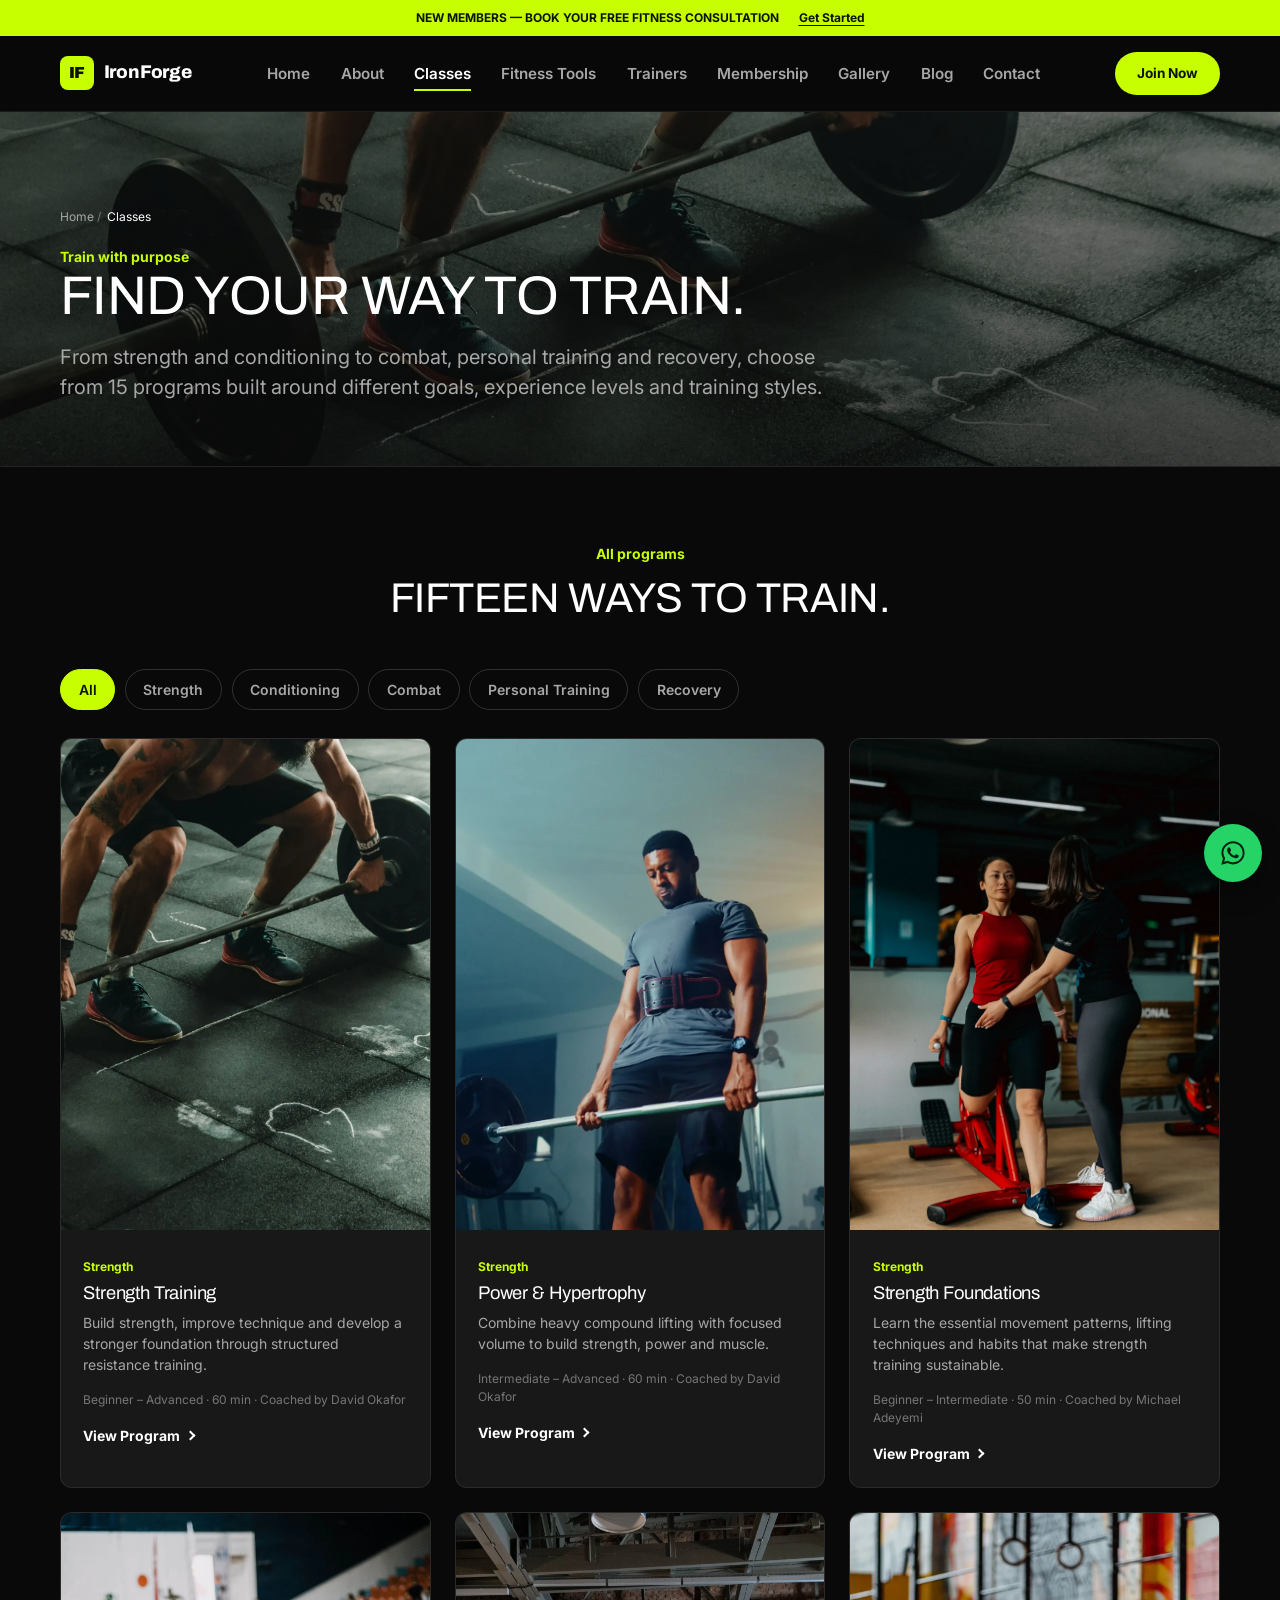
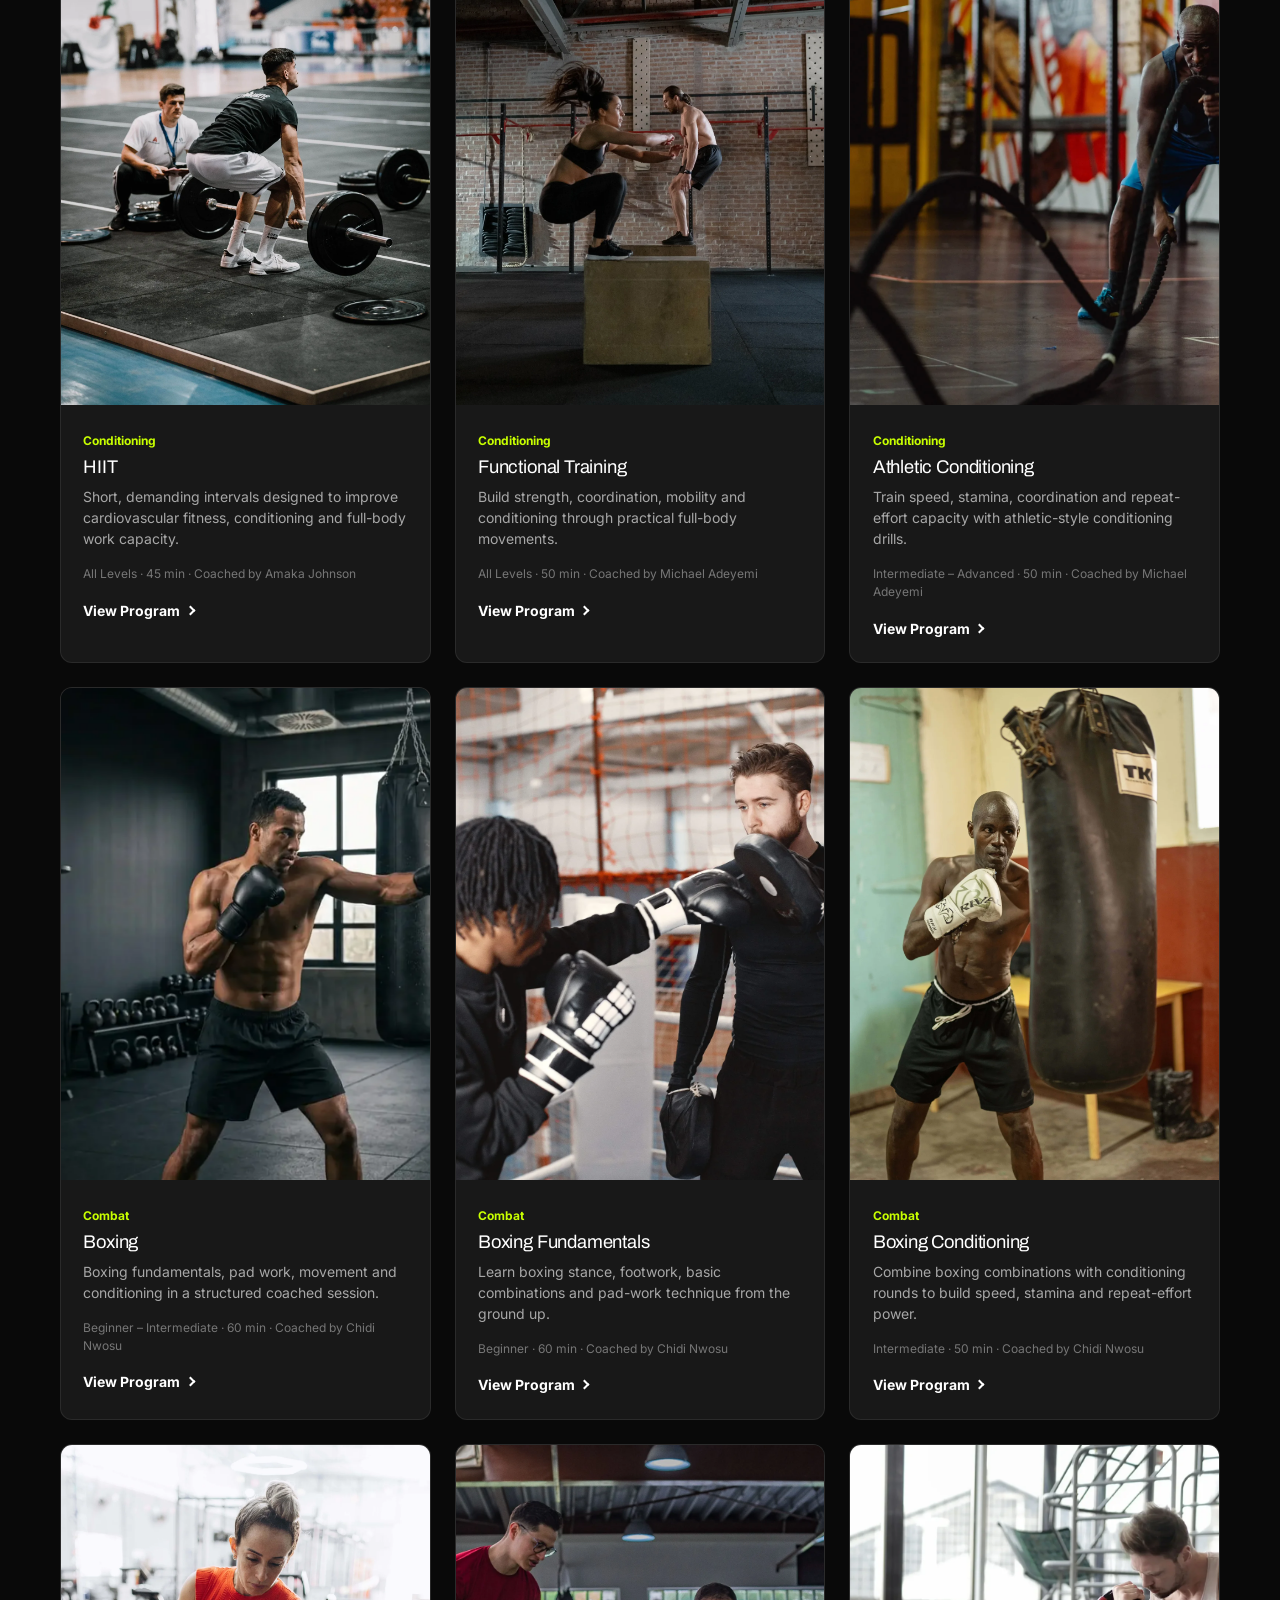
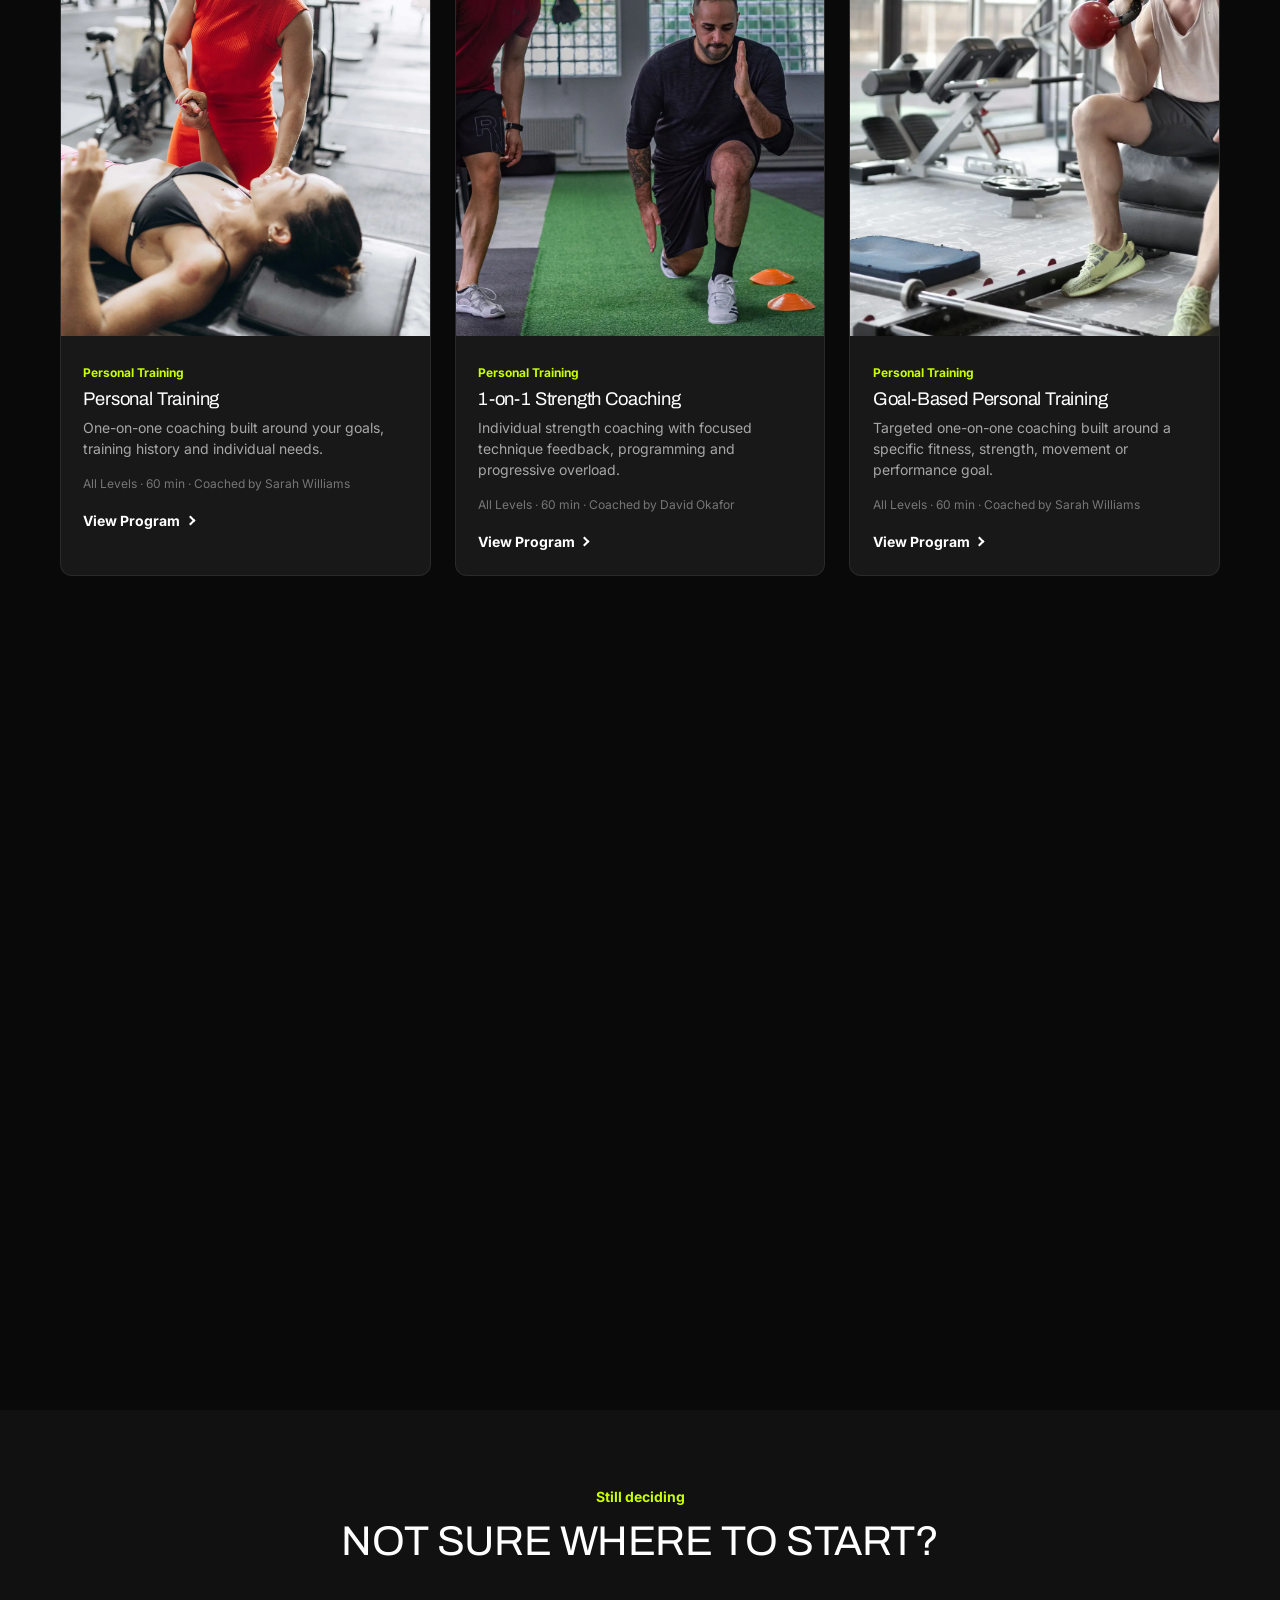
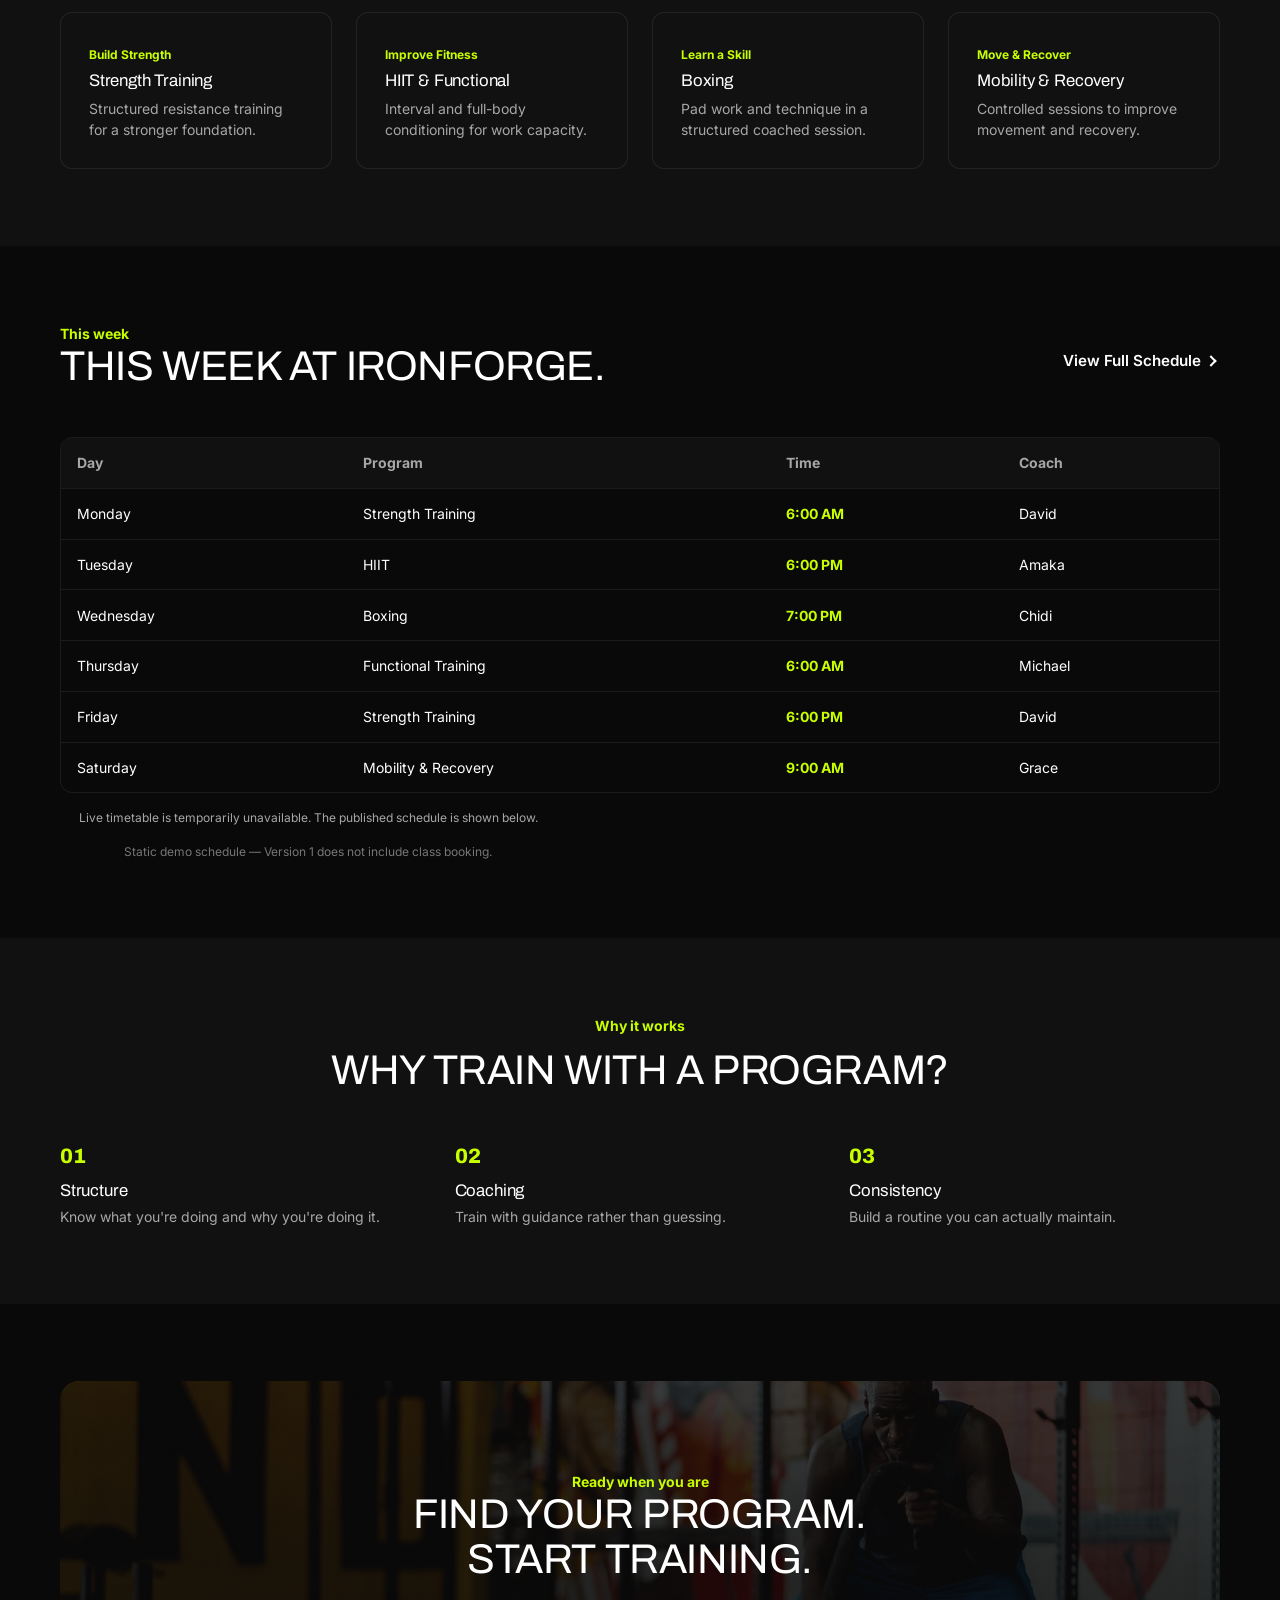
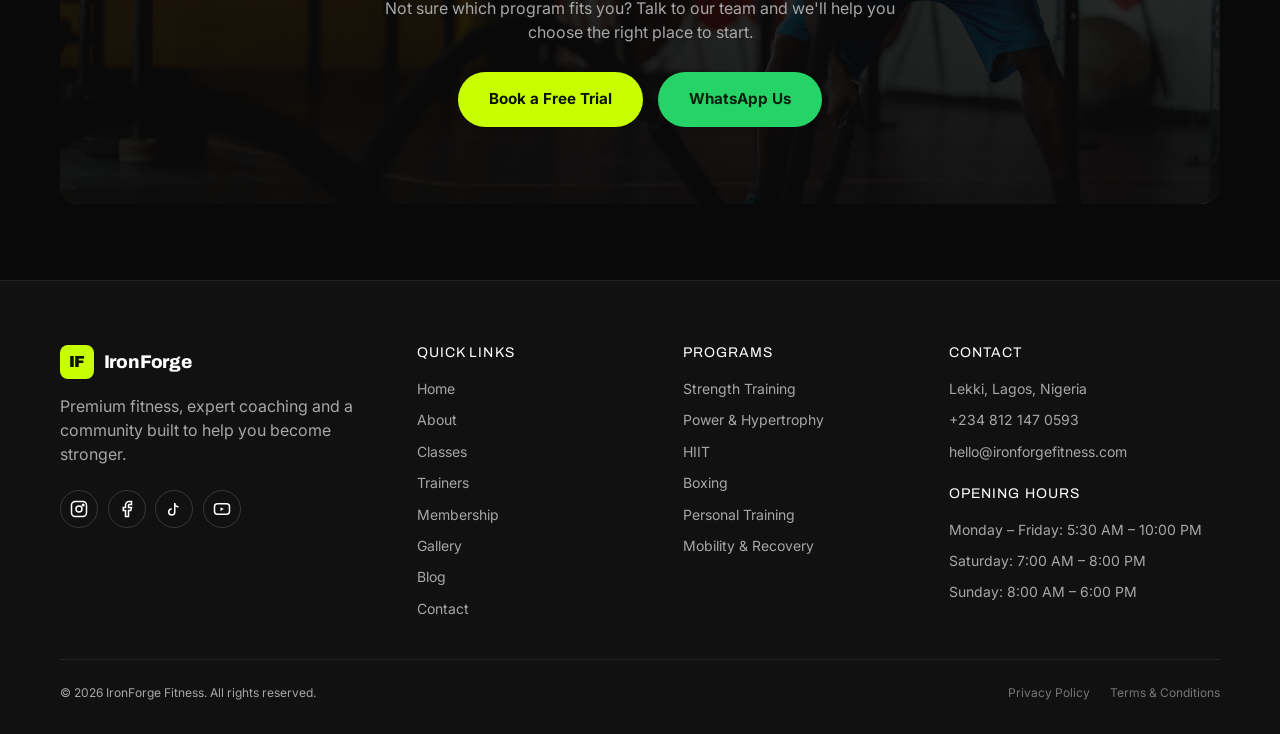
<file: classes.html>
<!doctype html>
<html lang="en">
  <head>
    <meta charset="UTF-8" />
    <meta name="viewport" content="width=device-width, initial-scale=1.0" />
    <title>15 Training Programs | IronForge Fitness Lagos</title>
    <meta
      name="description"
      content="Explore 15 IronForge Fitness training programs across strength, conditioning, combat, personal training and recovery in Lagos."
    />
    <link
      rel="canonical"
      href="https://www.ironforgefitness.com/classes.html"
    />
    <meta name="theme-color" content="#090909" />
    <link
      rel="icon"
      href="data:image/svg+xml,<svg xmlns=%22http://www.w3.org/2000/svg%22 viewBox=%220 0 100 100%22><rect width=%22100%22 height=%22100%22 rx=%2220%22 fill=%22%23090909%22/><text x=%2250%22 y=%2266%22 font-size=%2260%22 font-family=%22Arial%22 font-weight=%22900%22 fill=%22%23c8ff00%22 text-anchor=%22middle%22>IF</text></svg>"
    />
    <!-- Open Graph -->
    <meta property="og:type" content="website" />
    <meta
      property="og:title"
      content="15 Training Programs | IronForge Fitness Lagos"
    />
    <meta
      property="og:description"
      content="Explore 15 IronForge Fitness training programs across strength, conditioning, combat, personal training and recovery in Lagos."
    />
    <meta property="og:image" content="assets/images/classes/C01.webp" />
    <meta
      property="og:url"
      content="https://www.ironforgefitness.com/classes.html"
    />
    <!-- Twitter -->
    <meta name="twitter:card" content="summary_large_image" />
    <meta
      name="twitter:title"
      content="15 Training Programs | IronForge Fitness Lagos"
    />
    <meta
      name="twitter:description"
      content="Explore 15 IronForge Fitness training programs across strength, conditioning, combat, personal training and recovery in Lagos."
    />
    <link rel="preconnect" href="https://fonts.googleapis.com" />
    <link rel="preconnect" href="https://fonts.gstatic.com" crossorigin />
    <link
      href="https://fonts.googleapis.com/css2?family=Archivo:wght@600;700;800;900&family=Inter:wght@400;500;600;700&display=swap"
      rel="stylesheet"
    />
    <link rel="stylesheet" href="css/reset.css" />
    <link rel="stylesheet" href="css/variables.css" />
    <link rel="stylesheet" href="css/base.css" />
    <link rel="stylesheet" href="css/layout.css" />
    <link rel="stylesheet" href="css/components.css" />
    <link rel="stylesheet" href="css/pages.css" />
    <link rel="stylesheet" href="css/responsive.css" />
  </head>
  <body>
    <a class="skip-link" href="#main">Skip to content</a>
    <div class="announcement">
      <div class="container announcement__inner">
        <span>NEW MEMBERS — BOOK YOUR FREE FITNESS CONSULTATION</span>
        <a class="announcement__cta" href="contact.html" data-v2-intake="free_trial">Get Started</a>
      </div>
    </div>

    <header class="site-header">
      <div class="container site-header__inner">
        <a
          href="index.html"
          class="brand"
          aria-label="IronForge Fitness — home"
        >
          <span class="brand__mark" aria-hidden="true">IF</span>
          <span data-gym-text="shortName">IronForge</span>
        </a>

        <nav class="main-nav" aria-label="Primary">
          <ul class="main-nav__list">
            <li><a class="main-nav__link" href="index.html">Home</a></li>
            <li><a class="main-nav__link" href="about.html">About</a></li>
            <li><a class="main-nav__link" href="classes.html">Classes</a></li>
            <li><a class="main-nav__link" href="fitness-tools.html">Fitness Tools</a></li>
            <li><a class="main-nav__link" href="trainers.html">Trainers</a></li>
            <li>
              <a class="main-nav__link" href="membership.html">Membership</a>
            </li>
            <li><a class="main-nav__link" href="gallery.html">Gallery</a></li>
            <li><a class="main-nav__link" href="blog.html">Blog</a></li>
            <li><a class="main-nav__link" href="contact.html">Contact</a></li>
          </ul>
        </nav>

        <div class="header-actions">
          <a href="membership.html" class="btn btn--primary btn--sm"
            >Join Now</a
          >
          <button
            class="nav-toggle"
            aria-expanded="false"
            aria-controls="mobile-menu"
            aria-label="Open menu"
          >
            <span></span><span></span><span></span>
          </button>
        </div>
      </div>
    </header>

    <div
      class="mobile-menu"
      id="mobile-menu"
      role="dialog"
      aria-modal="true"
      aria-label="Mobile menu"
    >
      <div class="mobile-menu__top">
        <a href="index.html" class="brand">
          <span class="brand__mark" aria-hidden="true">IF</span>
          <span data-gym-text="shortName">IronForge</span>
        </a>
        <button class="mobile-menu__close" aria-label="Close menu">
          &times;
        </button>
      </div>
      <ul class="mobile-menu__list">
        <li><a class="mobile-menu__link" href="index.html">Home</a></li>
        <li><a class="mobile-menu__link" href="about.html">About</a></li>
        <li><a class="mobile-menu__link" href="classes.html">Classes</a></li>
        <li><a class="mobile-menu__link" href="fitness-tools.html">Fitness Tools</a></li>
        <li><a class="mobile-menu__link" href="trainers.html">Trainers</a></li>
        <li>
          <a class="mobile-menu__link" href="membership.html">Membership</a>
        </li>
        <li><a class="mobile-menu__link" href="gallery.html">Gallery</a></li>
        <li><a class="mobile-menu__link" href="blog.html">Blog</a></li>
        <li><a class="mobile-menu__link" href="contact.html">Contact</a></li>
      </ul>
      <div class="mobile-menu__actions">
        <a href="membership.html" class="btn btn--primary btn--block"
          >Join Now</a
        >
        <a
          href=""
          data-gym-href="whatsappMessage"
          class="btn btn--whatsapp btn--block"
          target="_blank"
          rel="noopener"
          >Chat on WhatsApp</a
        >
        <p class="mobile-menu__contact">
          Lekki, Lagos ·
          <a href="" data-gym-href="phoneHref" data-gym-text="phone"
            >+234 800 000 0000</a
          >
        </p>
      </div>
    </div>
    <main id="main">
      <!-- 1. PAGE HERO -->
      <section class="page-hero">
        <div class="page-hero__bg">
          <img
            src="assets/images/classes/C01.webp"
            alt="Member performing a barbell deadlift during a strength session at IronForge Fitness"
            loading="lazy"
          />
        </div>

        <div class="container page-hero__content">
          <nav class="breadcrumbs" aria-label="Breadcrumb">
            <ul
              style="
                display: flex;
                gap: 0.4rem;
                list-style: none;
                padding: 0;
                margin: 0;
              "
            >
              <li><a href="index.html">Home</a> /</li>
              <li aria-current="page">Classes</li>
            </ul>
          </nav>

          <p class="eyebrow" data-reveal>Train with purpose</p>

          <h1 data-reveal>FIND YOUR WAY TO TRAIN.</h1>

          <p class="lead" data-reveal>
            From strength and conditioning to combat, personal training and
            recovery, choose from 15 programs built around different goals,
            experience levels and training styles.
          </p>
        </div>
      </section>

      <!-- 2 & 3. PROGRAM FILTER + DIRECTORY -->
      <section class="section">
        <div class="container">
          <div class="section-head section-head--center" data-reveal>
            <p class="eyebrow">All programs</p>
            <h2>FIFTEEN WAYS TO TRAIN.</h2>
          </div>

          <div
            class="gallery-filters"
            data-filter-group="[data-programs-grid]"
            data-reveal
            role="group"
            aria-label="Filter programs by category"
          >
            <button
              type="button"
              class="filter-btn is-active"
              data-filter="all"
              aria-pressed="true"
            >
              All
            </button>

            <button
              type="button"
              class="filter-btn"
              data-filter="strength"
              aria-pressed="false"
            >
              Strength
            </button>

            <button
              type="button"
              class="filter-btn"
              data-filter="conditioning"
              aria-pressed="false"
            >
              Conditioning
            </button>

            <button
              type="button"
              class="filter-btn"
              data-filter="combat"
              aria-pressed="false"
            >
              Combat
            </button>

            <button
              type="button"
              class="filter-btn"
              data-filter="personal-training"
              aria-pressed="false"
            >
              Personal Training
            </button>

            <button
              type="button"
              class="filter-btn"
              data-filter="recovery"
              aria-pressed="false"
            >
              Recovery
            </button>
          </div>

          <div class="grid grid--3" data-programs-grid aria-live="polite">
            <!-- Rendered by js/classes.js from js/program.js -->
          </div>
        </div>
      </section>

      <!-- 4. CHOOSE YOUR TRAINING STYLE -->
      <section class="section section--surface">
        <div class="container">
          <div class="section-head section-head--center" data-reveal>
            <p class="eyebrow">Still deciding</p>
            <h2>NOT SURE WHERE TO START?</h2>
          </div>

          <div class="grid grid--4">
            <a
              class="benefit"
              style="display: block"
              href="class-detail.html?program=strength-training"
              data-reveal
            >
              <span class="card__tag">Build Strength</span>
              <h3>Strength Training</h3>
              <p>Structured resistance training for a stronger foundation.</p>
            </a>

            <a
              class="benefit"
              style="display: block"
              href="class-detail.html?program=hiit"
              data-reveal
            >
              <span class="card__tag">Improve Fitness</span>
              <h3>HIIT &amp; Functional</h3>
              <p>Interval and full-body conditioning for work capacity.</p>
            </a>

            <a
              class="benefit"
              style="display: block"
              href="class-detail.html?program=boxing"
              data-reveal
            >
              <span class="card__tag">Learn a Skill</span>
              <h3>Boxing</h3>
              <p>Pad work and technique in a structured coached session.</p>
            </a>

            <a
              class="benefit"
              style="display: block"
              href="class-detail.html?program=mobility"
              data-reveal
            >
              <span class="card__tag">Move &amp; Recover</span>
              <h3>Mobility &amp; Recovery</h3>
              <p>Controlled sessions to improve movement and recovery.</p>
            </a>
          </div>
        </div>
      </section>

      <!-- 5. WEEKLY SCHEDULE PREVIEW -->
      <section class="section" data-v2-schedule>
        <div class="container">
          <div class="section-head section-head--split" data-reveal>
            <div>
              <p class="eyebrow">This week</p>
              <h2>THIS WEEK AT IRONFORGE.</h2>
            </div>

            <a href="#full-schedule" class="btn btn--ghost">
              View Full Schedule
            </a>
          </div>

          <div class="timetable timetable-desktop" data-reveal>
            <table>
              <thead>
                <tr>
                  <th>Day</th>
                  <th>Program</th>
                  <th>Time</th>
                  <th>Coach</th>
                </tr>
              </thead>

              <tbody>
                <tr>
                  <td>Monday</td>
                  <td>Strength Training</td>
                  <td class="slot-time">6:00 AM</td>
                  <td>David</td>
                </tr>

                <tr>
                  <td>Tuesday</td>
                  <td>HIIT</td>
                  <td class="slot-time">6:00 PM</td>
                  <td>Amaka</td>
                </tr>

                <tr>
                  <td>Wednesday</td>
                  <td>Boxing</td>
                  <td class="slot-time">7:00 PM</td>
                  <td>Chidi</td>
                </tr>

                <tr>
                  <td>Thursday</td>
                  <td>Functional Training</td>
                  <td class="slot-time">6:00 AM</td>
                  <td>Michael</td>
                </tr>

                <tr>
                  <td>Friday</td>
                  <td>Strength Training</td>
                  <td class="slot-time">6:00 PM</td>
                  <td>David</td>
                </tr>

                <tr>
                  <td>Saturday</td>
                  <td>Mobility &amp; Recovery</td>
                  <td class="slot-time">9:00 AM</td>
                  <td>Grace</td>
                </tr>
              </tbody>
            </table>
          </div>

          <div class="timetable-mobile" data-reveal>
            <div class="day-card">
              <div class="day-card__head">Monday</div>
              <div class="day-card__row">
                <span>Strength Training &middot; David</span>
                <span class="slot-time">6:00 AM</span>
              </div>
            </div>

            <div class="day-card">
              <div class="day-card__head">Tuesday</div>
              <div class="day-card__row">
                <span>HIIT &middot; Amaka</span>
                <span class="slot-time">6:00 PM</span>
              </div>
            </div>

            <div class="day-card">
              <div class="day-card__head">Wednesday</div>
              <div class="day-card__row">
                <span>Boxing &middot; Chidi</span>
                <span class="slot-time">7:00 PM</span>
              </div>
            </div>

            <div class="day-card">
              <div class="day-card__head">Thursday</div>
              <div class="day-card__row">
                <span>Functional Training &middot; Michael</span>
                <span class="slot-time">6:00 AM</span>
              </div>
            </div>

            <div class="day-card">
              <div class="day-card__head">Friday</div>
              <div class="day-card__row">
                <span>Strength Training &middot; David</span>
                <span class="slot-time">6:00 PM</span>
              </div>
            </div>

            <div class="day-card">
              <div class="day-card__head">Saturday</div>
              <div class="day-card__row">
                <span>Mobility &amp; Recovery &middot; Grace</span>
                <span class="slot-time">9:00 AM</span>
              </div>
            </div>
          </div>

          <p
            id="full-schedule"
            style="
              text-align: center;
              margin-top: 1rem;
              font-size: var(--fs-tiny);
              color: var(--color-muted-dim);
            "
          >
            Static demo schedule &mdash; Version 1 does not include class
            booking.
          </p>
        </div>
      </section>

      <!-- 6. PROGRAM BENEFITS -->
      <section class="section section--surface">
        <div class="container">
          <div class="section-head section-head--center" data-reveal>
            <p class="eyebrow">Why it works</p>
            <h2>WHY TRAIN WITH A PROGRAM?</h2>
          </div>

          <div class="grid grid--3" data-reveal>
            <div>
              <span class="value-tile__num">01</span>
              <h3 style="margin: 0.6rem 0 0.4rem; font-size: 1.05rem">
                Structure
              </h3>
              <p style="font-size: var(--fs-small); color: var(--color-muted)">
                Know what you're doing and why you're doing it.
              </p>
            </div>

            <div>
              <span class="value-tile__num">02</span>
              <h3 style="margin: 0.6rem 0 0.4rem; font-size: 1.05rem">
                Coaching
              </h3>
              <p style="font-size: var(--fs-small); color: var(--color-muted)">
                Train with guidance rather than guessing.
              </p>
            </div>

            <div>
              <span class="value-tile__num">03</span>
              <h3 style="margin: 0.6rem 0 0.4rem; font-size: 1.05rem">
                Consistency
              </h3>
              <p style="font-size: var(--fs-small); color: var(--color-muted)">
                Build a routine you can actually maintain.
              </p>
            </div>
          </div>
        </div>
      </section>

      <!-- 7. FINAL CTA -->
      <section class="section">
        <div class="container">
          <div class="cta-block" data-reveal>
            <div class="cta-block__bg">
              <img
                src="assets/images/classes/C06.webp"
                alt="Member performing a high-intensity conditioning drill at IronForge Fitness"
                loading="lazy"
              />
            </div>

            <p class="eyebrow">Ready when you are</p>

            <h2>FIND YOUR PROGRAM. START TRAINING.</h2>

            <p>
              Not sure which program fits you? Talk to our team and we'll help
              you choose the right place to start.
            </p>

            <div class="cta-block__actions">
              <a href="contact.html" class="btn btn--primary" data-v2-intake="free_trial">
                Book a Free Trial
              </a>

              <a
                href=""
                data-gym-href="whatsappMessage"
                target="_blank"
                rel="noopener"
                class="btn btn--whatsapp"
              >
                WhatsApp Us
              </a>
            </div>
          </div>
        </div>
      </section>
    </main>
    <footer class="site-footer">
      <div class="container">
        <div class="footer-grid">
          <div class="footer-brand">
            <a href="index.html" class="brand">
              <span class="brand__mark" aria-hidden="true">IF</span>
              <span data-gym-text="shortName">IronForge</span>
            </a>
            <p data-gym-text="description">
              Premium fitness, expert coaching and a community built to help you
              become stronger.
            </p>
            <div class="footer-social">
              <a
                href=""
                data-gym-href="social"
                aria-label="Instagram"
                target="_blank"
                rel="noopener"
              >
                <svg
                  width="18"
                  height="18"
                  viewBox="0 0 24 24"
                  fill="none"
                  stroke="currentColor"
                  stroke-width="2"
                >
                  <rect x="2" y="2" width="20" height="20" rx="5" />
                  <circle cx="12" cy="12" r="4" />
                  <circle cx="17.5" cy="6.5" r="1" />
                </svg>
              </a>
              <a
                href="https://facebook.com/ironforgefitness"
                aria-label="Facebook"
                target="_blank"
                rel="noopener"
              >
                <svg
                  width="18"
                  height="18"
                  viewBox="0 0 24 24"
                  fill="none"
                  stroke="currentColor"
                  stroke-width="2"
                >
                  <path
                    d="M18 2h-3a5 5 0 0 0-5 5v3H7v4h3v8h4v-8h3l1-4h-4V7a1 1 0 0 1 1-1h3z"
                  />
                </svg>
              </a>
              <a
                href="https://tiktok.com/@ironforgefitness"
                aria-label="TikTok"
                target="_blank"
                rel="noopener"
              >
                <svg
                  width="18"
                  height="18"
                  viewBox="0 0 24 24"
                  fill="none"
                  stroke="currentColor"
                  stroke-width="2"
                >
                  <path d="M9 12a4 4 0 1 0 4 4V4a5 5 0 0 0 5 5" />
                </svg>
              </a>
              <a
                href="https://youtube.com/@ironforgefitness"
                aria-label="YouTube"
                target="_blank"
                rel="noopener"
              >
                <svg
                  width="18"
                  height="18"
                  viewBox="0 0 24 24"
                  fill="none"
                  stroke="currentColor"
                  stroke-width="2"
                >
                  <rect x="2" y="5" width="20" height="14" rx="4" />
                  <path
                    d="M10 9.5v5l4.5-2.5z"
                    fill="currentColor"
                    stroke="none"
                  />
                </svg>
              </a>
            </div>
          </div>

          <div class="footer-col">
            <h3>Quick Links</h3>
            <ul>
              <li><a href="index.html">Home</a></li>
              <li><a href="about.html">About</a></li>
              <li><a href="classes.html">Classes</a></li>
              <li><a href="trainers.html">Trainers</a></li>
              <li><a href="membership.html">Membership</a></li>
              <li><a href="gallery.html">Gallery</a></li>
              <li><a href="blog.html">Blog</a></li>
              <li><a href="contact.html">Contact</a></li>
            </ul>
          </div>

          <div class="footer-col">
            <h3>Programs</h3>
            <ul>
              <li>
                <a href="class-detail.html?program=strength-training"
                  >Strength Training</a
                >
              </li>
              <li>
                <a href="class-detail.html?program=power-hypertrophy"
                  >Power &amp; Hypertrophy</a
                >
              </li>
              <li><a href="class-detail.html?program=hiit">HIIT</a></li>
              <li><a href="class-detail.html?program=boxing">Boxing</a></li>
              <li>
                <a href="class-detail.html?program=personal-training"
                  >Personal Training</a
                >
              </li>
              <li>
                <a href="class-detail.html?program=mobility"
                  >Mobility &amp; Recovery</a
                >
              </li>
            </ul>
          </div>

          <div class="footer-col">
            <h3>Contact</h3>
            <ul>
              <li data-gym-text="location">Lekki, Lagos, Nigeria</li>
              <li>
                <a href="" data-gym-href="phoneHref" data-gym-text="phone"
                  >+234 800 000 0000</a
                >
              </li>
              <li>
                <a href="" data-gym-href="email" data-gym-text="email"
                  >hello@ironforgefitness.com</a
                >
              </li>
            </ul>
            <h3 style="margin-top: 1.5rem">Opening Hours</h3>
            <ul>
              <li>Monday – Friday: 5:30 AM – 10:00 PM</li>
              <li>Saturday: 7:00 AM – 8:00 PM</li>
              <li>Sunday: 8:00 AM – 6:00 PM</li>
            </ul>
          </div>
        </div>

        <div class="footer-bottom">
          <p>
            &copy; <span data-current-year>2026</span> IronForge Fitness. All
            rights reserved.
          </p>
          <div class="footer-bottom-links">
            <a href="#">Privacy Policy</a>
            <a href="#">Terms &amp; Conditions</a>
          </div>
        </div>
      </div>
    </footer>

    <a
      href=""
      data-gym-href="whatsappMessage"
      class="whatsapp-float"
      target="_blank"
      rel="noopener"
      aria-label="Chat with us on WhatsApp"
    >
      <svg viewBox="0 0 24 24" fill="currentColor" aria-hidden="true">
        <path
          d="M12.04 2C6.58 2 2.13 6.45 2.13 11.91c0 1.75.46 3.39 1.26 4.81L2 22l5.42-1.42a9.87 9.87 0 0 0 4.62 1.18h.01c5.46 0 9.91-4.45 9.91-9.91S17.5 2 12.04 2zm0 18.03h-.01a8.2 8.2 0 0 1-4.18-1.15l-.3-.18-3.12.82.83-3.04-.2-.31a8.2 8.2 0 0 1-1.26-4.36c0-4.53 3.69-8.22 8.24-8.22 2.2 0 4.27.86 5.83 2.42a8.18 8.18 0 0 1 2.41 5.82c0 4.54-3.69 8.2-8.24 8.2zm4.51-6.16c-.25-.12-1.47-.72-1.7-.81-.23-.08-.39-.12-.56.13-.17.24-.64.8-.78.97-.14.16-.29.18-.53.06-.25-.12-1.05-.39-2-1.23-.74-.66-1.24-1.47-1.39-1.72-.14-.24-.02-.38.11-.5.11-.11.25-.29.37-.43.12-.14.16-.25.25-.41.08-.16.04-.31-.02-.43-.06-.12-.56-1.35-.77-1.85-.2-.48-.41-.42-.56-.43h-.48c-.16 0-.43.06-.66.3-.23.24-.86.84-.86 2.05s.88 2.38 1 2.55c.12.16 1.73 2.64 4.19 3.7.59.25 1.04.4 1.4.51.59.19 1.12.16 1.55.1.47-.07 1.47-.6 1.68-1.18.21-.58.21-1.08.15-1.18-.06-.1-.23-.16-.48-.28z"
        />
      </svg>
    </a>

    <button class="back-to-top" aria-label="Back to top">
      <svg
        width="18"
        height="18"
        viewBox="0 0 24 24"
        fill="none"
        stroke="currentColor"
        stroke-width="2.5"
      >
        <path d="M12 19V5M5 12l7-7 7 7" />
      </svg>
    </button>

    <script src="js/config.js"></script>
    <script src="js/program.js"></script>
    <script src="js/classes.js"></script>
    <script src="js/filters.js"></script>
    <script src="js/navigation.js"></script>
    <script src="js/main.js"></script>
    <script src="js/v2/backend-config.js"></script>
    <script src="js/v2/api.js"></script>
    <script src="js/v2/timetable.js"></script>
    <script src="js/v2/intake.js"></script>
  </body>
</html>
</file>
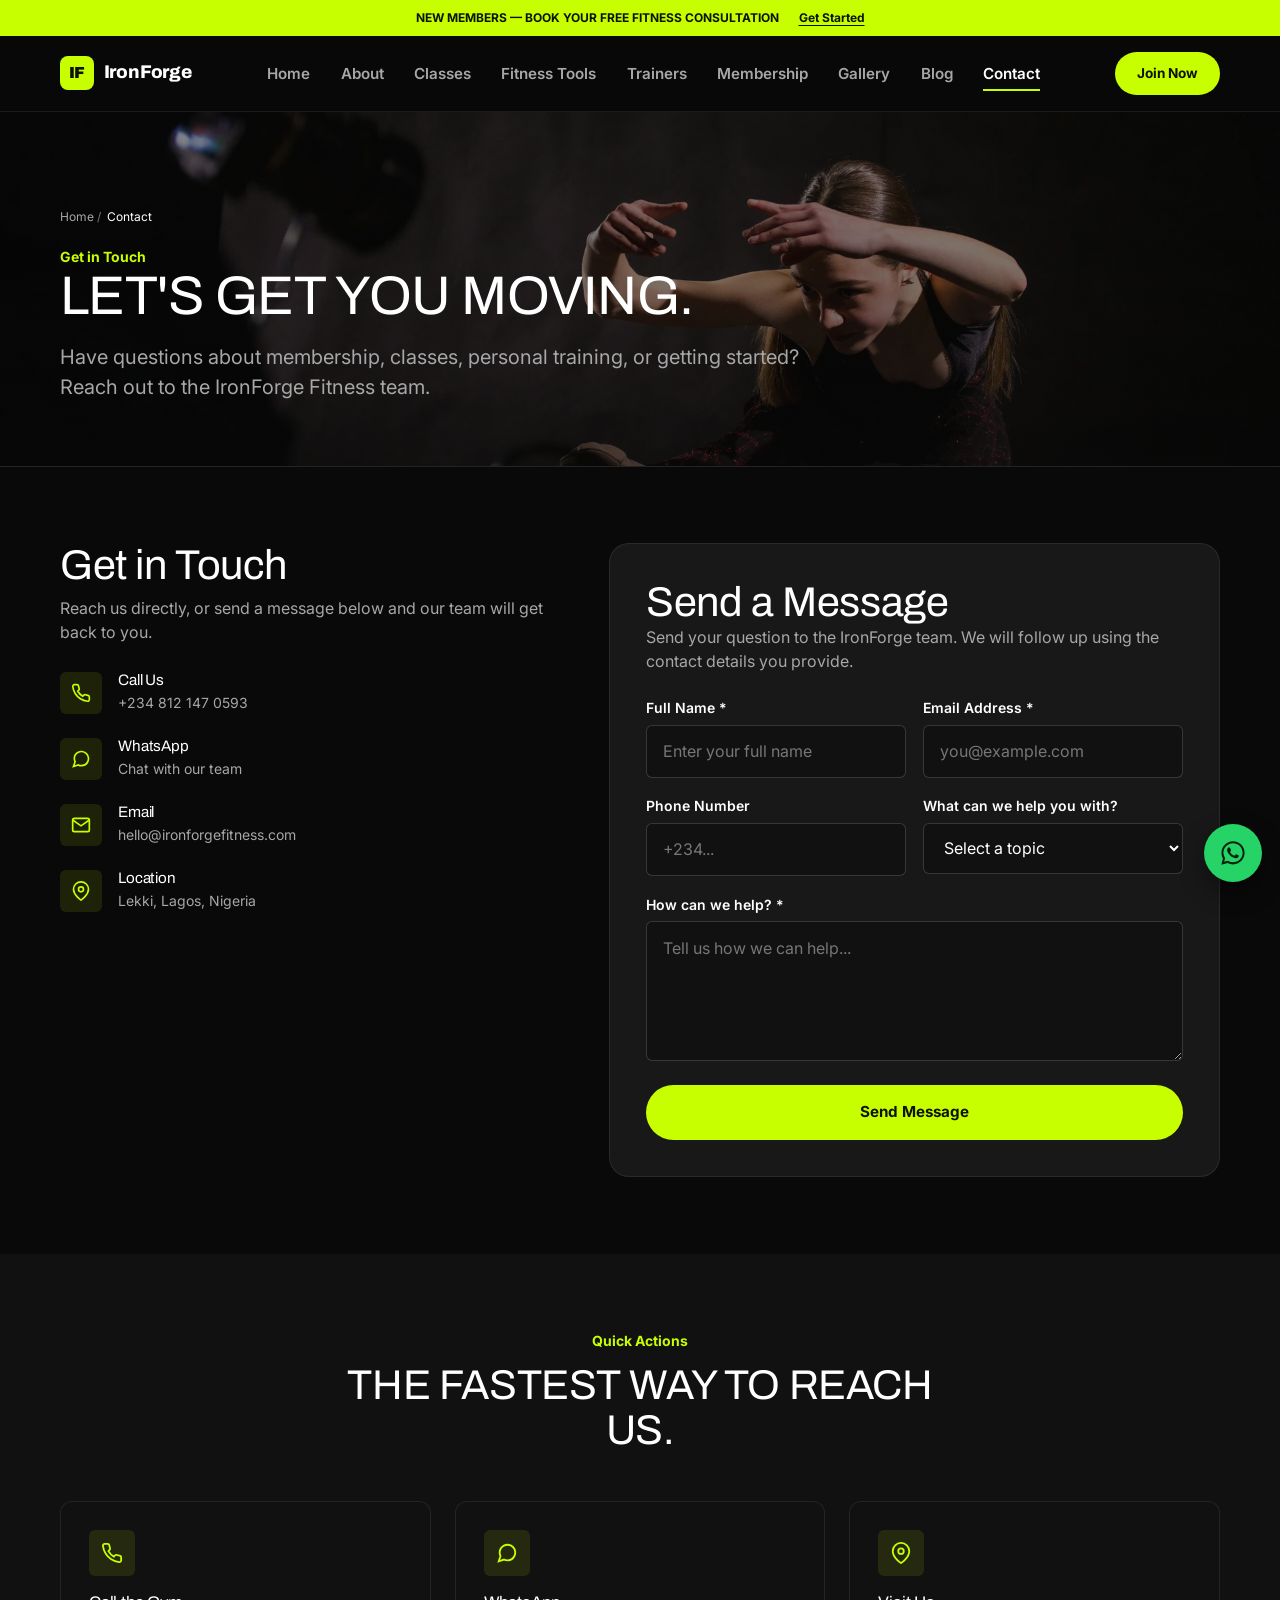
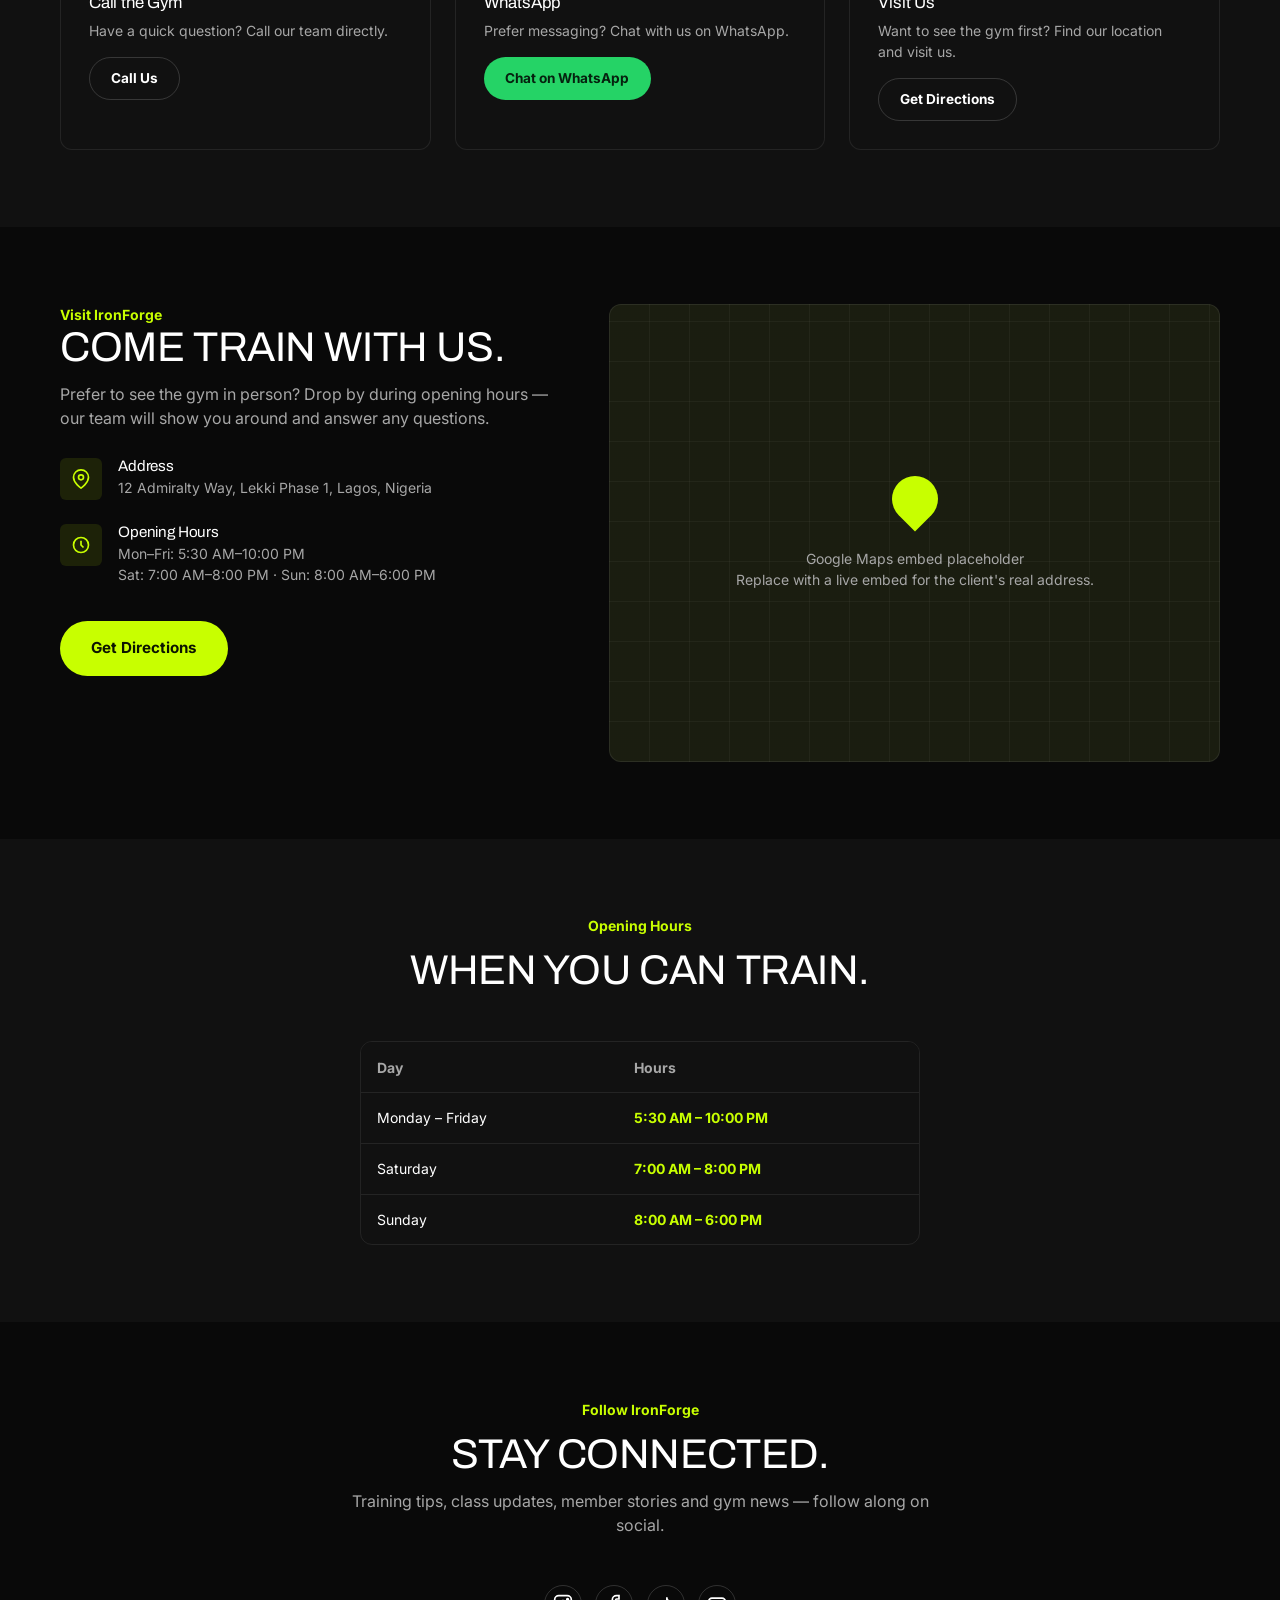
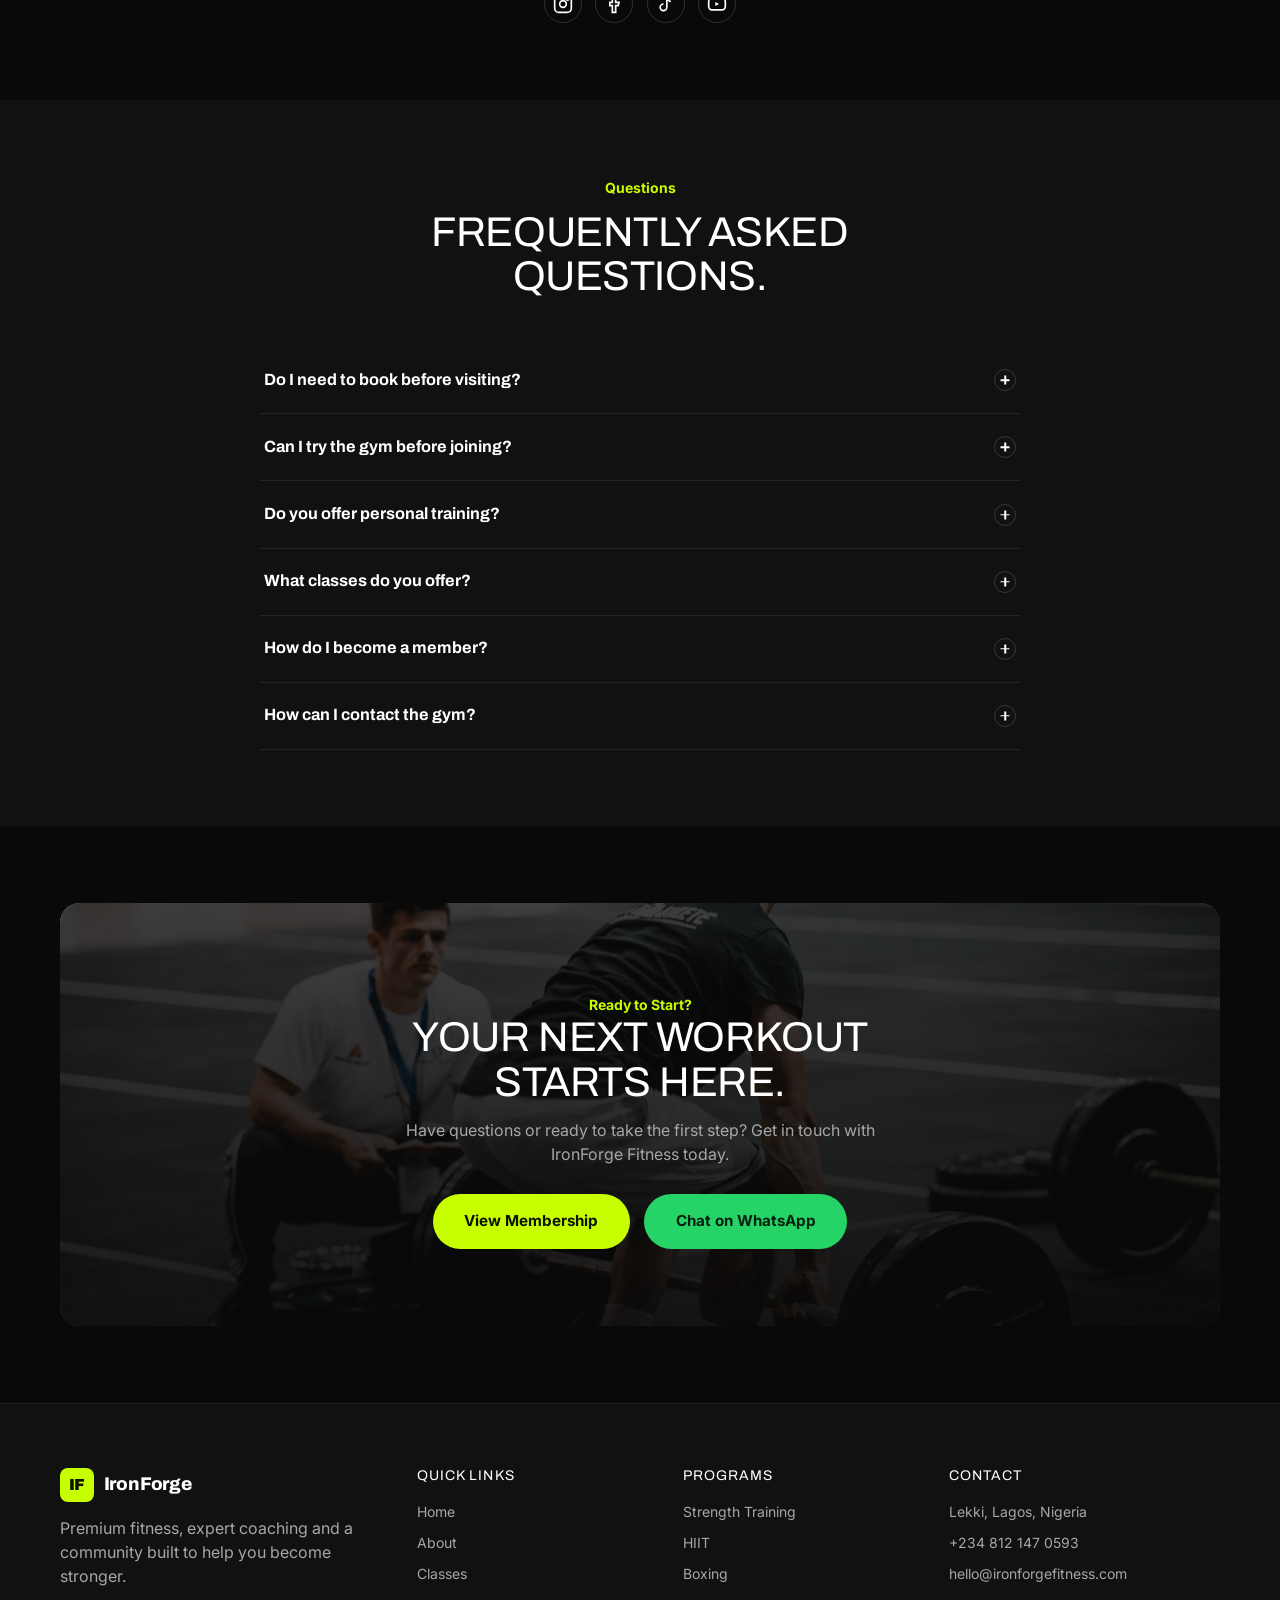
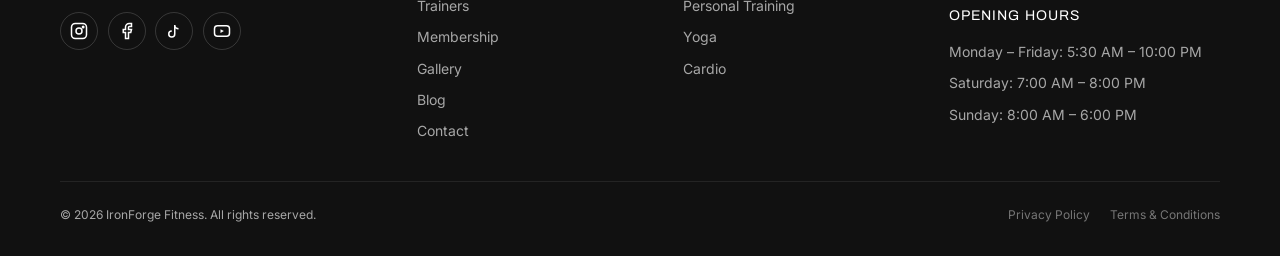
<file: contact.html>
<!DOCTYPE html>
<html lang="en">
<head>
<meta charset="UTF-8">
  <meta name="viewport" content="width=device-width, initial-scale=1.0">
  <title>Contact IronForge Fitness | Gym in Lekki, Lagos</title>
  <meta name="description" content="Get in touch with IronForge Fitness in Lekki, Lagos — call, WhatsApp, email, or send a message to ask about classes, membership, personal training or to plan a visit.">
  <link rel="canonical" href="https://www.ironforgefitness.com/contact.html">
  <meta name="robots" content="index, follow">
  <meta name="theme-color" content="#090909">
  <link rel="icon" href="data:image/svg+xml,<svg xmlns=%22http://www.w3.org/2000/svg%22 viewBox=%220 0 100 100%22><rect width=%22100%22 height=%22100%22 rx=%2220%22 fill=%22%23090909%22/><text x=%2250%22 y=%2266%22 font-size=%2260%22 font-family=%22Arial%22 font-weight=%22900%22 fill=%22%23c8ff00%22 text-anchor=%22middle%22>IF</text></svg>">
  <!-- Open Graph -->
  <meta property="og:type" content="website">
  <meta property="og:title" content="Contact IronForge Fitness | Gym in Lekki, Lagos">
  <meta property="og:description" content="Get in touch with IronForge Fitness in Lekki, Lagos — call, WhatsApp, email, or send a message to ask about classes, membership, personal training or to plan a visit.">
  <meta property="og:image" content="assets/images/hero/hero-main.jpg">
  <meta property="og:url" content="https://www.ironforgefitness.com/contact.html">
  <!-- Twitter -->
  <meta name="twitter:card" content="summary_large_image">
  <meta name="twitter:title" content="Contact IronForge Fitness | Gym in Lekki, Lagos">
  <meta name="twitter:description" content="Get in touch with IronForge Fitness in Lekki, Lagos — call, WhatsApp, email, or send a message to ask about classes, membership, personal training or to plan a visit.">
  <link rel="preconnect" href="https://fonts.googleapis.com"><link rel="preconnect" href="https://fonts.gstatic.com" crossorigin><link href="https://fonts.googleapis.com/css2?family=Archivo:wght@600;700;800;900&family=Inter:wght@400;500;600;700&display=swap" rel="stylesheet">
  <link rel="stylesheet" href="css/reset.css">
  <link rel="stylesheet" href="css/variables.css">
  <link rel="stylesheet" href="css/base.css">
  <link rel="stylesheet" href="css/layout.css">
  <link rel="stylesheet" href="css/components.css">
  <link rel="stylesheet" href="css/pages.css">
  <link rel="stylesheet" href="css/responsive.css">
</head>
<body>
  <a class="skip-link" href="#main">Skip to content</a>
  <div class="announcement">
    <div class="container announcement__inner">
      <span>NEW MEMBERS — BOOK YOUR FREE FITNESS CONSULTATION</span>
      <a class="announcement__cta" href="contact.html" data-v2-intake="free_trial">Get Started</a>
    </div>
  </div>

  <header class="site-header">
    <div class="container site-header__inner">
      <a href="index.html" class="brand" aria-label="IronForge Fitness — home">
        <span class="brand__mark" aria-hidden="true">IF</span>
        <span data-gym-text="shortName">IronForge</span>
      </a>

      <nav class="main-nav" aria-label="Primary">
        <ul class="main-nav__list">
          <li><a class="main-nav__link" href="index.html">Home</a></li>
          <li><a class="main-nav__link" href="about.html">About</a></li>
          <li><a class="main-nav__link" href="classes.html">Classes</a></li>
            <li><a class="main-nav__link" href="fitness-tools.html">Fitness Tools</a></li>
          <li><a class="main-nav__link" href="trainers.html">Trainers</a></li>
          <li><a class="main-nav__link" href="membership.html">Membership</a></li>
          <li><a class="main-nav__link" href="gallery.html">Gallery</a></li>
          <li><a class="main-nav__link" href="blog.html">Blog</a></li>
          <li><a class="main-nav__link" href="contact.html">Contact</a></li>
        </ul>
      </nav>

      <div class="header-actions">
        <a href="membership.html" class="btn btn--primary btn--sm">Join Now</a>
        <button class="nav-toggle" aria-expanded="false" aria-controls="mobile-menu" aria-label="Open menu">
          <span></span><span></span><span></span>
        </button>
      </div>
    </div>
  </header>

  <div class="mobile-menu" id="mobile-menu" role="dialog" aria-modal="true" aria-label="Mobile menu">
    <div class="mobile-menu__top">
      <a href="index.html" class="brand">
        <span class="brand__mark" aria-hidden="true">IF</span>
        <span data-gym-text="shortName">IronForge</span>
      </a>
      <button class="mobile-menu__close" aria-label="Close menu">&times;</button>
    </div>
    <ul class="mobile-menu__list">
        <li><a class="mobile-menu__link" href="index.html">Home</a></li>
        <li><a class="mobile-menu__link" href="about.html">About</a></li>
        <li><a class="mobile-menu__link" href="classes.html">Classes</a></li>
        <li><a class="mobile-menu__link" href="fitness-tools.html">Fitness Tools</a></li>
        <li><a class="mobile-menu__link" href="trainers.html">Trainers</a></li>
        <li><a class="mobile-menu__link" href="membership.html">Membership</a></li>
        <li><a class="mobile-menu__link" href="gallery.html">Gallery</a></li>
        <li><a class="mobile-menu__link" href="blog.html">Blog</a></li>
        <li><a class="mobile-menu__link" href="contact.html">Contact</a></li>
    </ul>
    <div class="mobile-menu__actions">
      <a href="membership.html" class="btn btn--primary btn--block">Join Now</a>
      <a href="" data-gym-href="whatsappMessage" class="btn btn--whatsapp btn--block" target="_blank" rel="noopener">Chat on WhatsApp</a>
      <p class="mobile-menu__contact">Lekki, Lagos · <a href="" data-gym-href="phoneHref" data-gym-text="phone">+234 800 000 0000</a></p>
    </div>
  </div>

  <main id="main">

    <!-- 1. CONTACT HERO -->
    <section class="page-hero">
      <div class="page-hero__bg"><img src="/assets/images/trainers/T03.webp" alt="IronForge Fitness reception and entrance" loading="lazy"></div>
      <div class="container page-hero__content">
        <nav class="breadcrumbs" aria-label="Breadcrumb">
          <ul style="display:flex;gap:0.4rem;list-style:none;padding:0;margin:0;">
            <li><a href="index.html">Home</a> /</li>
            <li aria-current="page">Contact</li>
          </ul>
        </nav>
        <p class="eyebrow" data-reveal>Get in Touch</p>
        <h1 data-reveal>LET'S GET YOU MOVING.</h1>
        <p class="lead" data-reveal>Have questions about membership, classes, personal training, or getting started? Reach out to the IronForge Fitness team.</p>
      </div>
    </section>

    <!-- 2. CONTACT INFORMATION + FORM -->
    <section class="section">
      <div class="container contact-grid">
        <div data-reveal>
          <h2>Get in Touch</h2>
          <p style="margin-top:0.5rem;">Reach us directly, or send a message below and our team will get back to you.</p>
          <div class="contact-info-list">
            <div class="contact-info-item">
              <div class="contact-info-item__icon"><svg width="20" height="20" viewBox="0 0 24 24" fill="none" stroke="currentColor" stroke-width="2"><path d="M22 16.92v3a2 2 0 0 1-2.18 2 19.79 19.79 0 0 1-8.63-3.07 19.5 19.5 0 0 1-6-6 19.79 19.79 0 0 1-3.07-8.67A2 2 0 0 1 4.11 2h3a2 2 0 0 1 2 1.72c.127.96.361 1.903.7 2.81a2 2 0 0 1-.45 2.11L8.09 9.91a16 16 0 0 0 6 6l1.27-1.27a2 2 0 0 1 2.11-.45c.907.339 1.85.573 2.81.7A2 2 0 0 1 22 16.92z"/></svg></div>
              <div><h3>Call Us</h3><p><a href="" data-gym-href="phoneHref" data-gym-text="phone">+234 800 000 0000</a></p></div>
            </div>
            <div class="contact-info-item">
              <div class="contact-info-item__icon"><svg width="20" height="20" viewBox="0 0 24 24" fill="none" stroke="currentColor" stroke-width="2"><path d="M21 11.5a8.38 8.38 0 0 1-.9 3.8 8.5 8.5 0 0 1-7.6 4.7 8.38 8.38 0 0 1-3.8-.9L3 21l1.9-5.7a8.38 8.38 0 0 1-.9-3.8 8.5 8.5 0 0 1 4.7-7.6 8.38 8.38 0 0 1 3.8-.9h.5a8.48 8.48 0 0 1 8 8v.5z"/></svg></div>
              <div><h3>WhatsApp</h3><p><a href="" data-gym-href="whatsappMessage" target="_blank" rel="noopener">Chat with our team</a></p></div>
            </div>
            <div class="contact-info-item">
              <div class="contact-info-item__icon"><svg width="20" height="20" viewBox="0 0 24 24" fill="none" stroke="currentColor" stroke-width="2"><path d="M4 4h16v16H4z" opacity="0"/><path d="M22 6l-10 7L2 6"/><rect x="2" y="4" width="20" height="16" rx="2"/></svg></div>
              <div><h3>Email</h3><p><a href="" data-gym-href="email" data-gym-text="email">hello@ironforgefitness.com</a></p></div>
            </div>
            <div class="contact-info-item">
              <div class="contact-info-item__icon"><svg width="20" height="20" viewBox="0 0 24 24" fill="none" stroke="currentColor" stroke-width="2"><path d="M21 10c0 7-9 13-9 13s-9-6-9-13a9 9 0 0 1 18 0z"/><circle cx="12" cy="10" r="3"/></svg></div>
              <div><h3>Location</h3><p data-gym-text="location">Lekki, Lagos, Nigeria</p></div>
            </div>
          </div>
        </div>

        <div data-reveal>
          <div class="contact-form">
            <h2>Send a Message</h2>
            <p style="margin-bottom:1.5rem;">Send your question to the IronForge team. We will follow up using the contact details you provide.</p>
            <form data-contact-form novalidate>
              <div class="form-row form-row--2">
                <div class="field">
                  <label for="name">Full Name <span aria-hidden="true">*</span></label>
                  <input type="text" id="name" name="name" autocomplete="name" placeholder="Enter your full name" required>
                  <span class="field-error" id="name-error">Please tell us your full name.</span>
                </div>
                <div class="field">
                  <label for="email">Email Address <span aria-hidden="true">*</span></label>
                  <input type="email" id="email" name="email" autocomplete="email" placeholder="you@example.com" required aria-describedby="email-error">
                  <span class="field-error" id="email-error">Enter a valid email address.</span>
                </div>
              </div>
              <div class="form-row form-row--2">
                <div class="field">
                  <label for="phone">Phone Number</label>
                  <input type="tel" id="phone" name="phone" autocomplete="tel" placeholder="+234...">
                  <span class="field-error" id="phone-error">Enter a valid phone number.</span>
                </div>
                <div class="field">
                  <label for="subject">What can we help you with?</label>
                  <select id="subject" name="subject">
                    <option value="">Select a topic</option>
                    <option value="General Enquiry">General Enquiry</option>
                    <option value="Membership">Membership</option>
                    <option value="Classes">Classes</option>
                    <option value="Personal Training">Personal Training</option>
                    <option value="Free Trial">Free Trial</option>
                    <option value="Other">Other</option>
                  </select>
                </div>
              </div>
              <div class="form-row">
                <div class="field">
                  <label for="message">How can we help? <span aria-hidden="true">*</span></label>
                  <textarea id="message" name="message" placeholder="Tell us how we can help..." required aria-describedby="message-error"></textarea>
                  <span class="field-error" id="message-error">Message should be at least 10 characters.</span>
                </div>
              </div>
              <label class="v2-honeypot" aria-hidden="true">Leave this field empty<input name="website" tabindex="-1" autocomplete="off"></label>
              <button type="submit" class="btn btn--primary btn--block" data-contact-submit>Send Message</button>
              <div class="form-message" role="status" aria-live="polite"></div>
            </form>
          </div>
        </div>
      </div>
    </section>

    <!-- 3. QUICK CONTACT ACTIONS -->
    <section class="section section--surface">
      <div class="container">
        <div class="section-head section-head--center" data-reveal>
          <p class="eyebrow">Quick Actions</p>
          <h2>THE FASTEST WAY TO REACH US.</h2>
        </div>
        <div class="grid grid--3">
          <div class="benefit" data-reveal>
            <div class="benefit__icon"><svg width="22" height="22" viewBox="0 0 24 24" fill="none" stroke="currentColor" stroke-width="2"><path d="M22 16.92v3a2 2 0 0 1-2.18 2 19.79 19.79 0 0 1-8.63-3.07 19.5 19.5 0 0 1-6-6 19.79 19.79 0 0 1-3.07-8.67A2 2 0 0 1 4.11 2h3a2 2 0 0 1 2 1.72c.127.96.361 1.903.7 2.81a2 2 0 0 1-.45 2.11L8.09 9.91a16 16 0 0 0 6 6l1.27-1.27a2 2 0 0 1 2.11-.45c.907.339 1.85.573 2.81.7A2 2 0 0 1 22 16.92z"/></svg></div>
            <h3>Call the Gym</h3>
            <p>Have a quick question? Call our team directly.</p>
            <a href="" data-gym-href="phoneHref" class="btn btn--outline btn--sm" style="margin-top:1rem;">Call Us</a>
          </div>
          <div class="benefit" data-reveal>
            <div class="benefit__icon"><svg width="22" height="22" viewBox="0 0 24 24" fill="none" stroke="currentColor" stroke-width="2"><path d="M21 11.5a8.38 8.38 0 0 1-.9 3.8 8.5 8.5 0 0 1-7.6 4.7 8.38 8.38 0 0 1-3.8-.9L3 21l1.9-5.7a8.38 8.38 0 0 1-.9-3.8 8.5 8.5 0 0 1 4.7-7.6 8.38 8.38 0 0 1 3.8-.9h.5a8.48 8.48 0 0 1 8 8v.5z"/></svg></div>
            <h3>WhatsApp</h3>
            <p>Prefer messaging? Chat with us on WhatsApp.</p>
            <a href="" data-gym-href="whatsappMessage" target="_blank" rel="noopener" class="btn btn--whatsapp btn--sm" style="margin-top:1rem;">Chat on WhatsApp</a>
          </div>
          <div class="benefit" data-reveal>
            <div class="benefit__icon"><svg width="22" height="22" viewBox="0 0 24 24" fill="none" stroke="currentColor" stroke-width="2"><path d="M21 10c0 7-9 13-9 13s-9-6-9-13a9 9 0 0 1 18 0z"/><circle cx="12" cy="10" r="3"/></svg></div>
            <h3>Visit Us</h3>
            <p>Want to see the gym first? Find our location and visit us.</p>
            <a href="#visit-ironforge" class="btn btn--outline btn--sm" style="margin-top:1rem;">Get Directions</a>
          </div>
        </div>
      </div>
    </section>

    <!-- 4. LOCATION / VISIT US -->
    <section class="section" id="visit-ironforge">
      <div class="container contact-grid">
        <div data-reveal>
          <p class="eyebrow">Visit IronForge</p>
          <h2>COME TRAIN WITH US.</h2>
          <p class="lead" style="margin-top:0.75rem;">Prefer to see the gym in person? Drop by during opening hours &mdash; our team will show you around and answer any questions.</p>
          <div class="contact-info-list" style="margin-top:1.75rem;">
            <div class="contact-info-item">
              <div class="contact-info-item__icon"><svg width="20" height="20" viewBox="0 0 24 24" fill="none" stroke="currentColor" stroke-width="2"><path d="M21 10c0 7-9 13-9 13s-9-6-9-13a9 9 0 0 1 18 0z"/><circle cx="12" cy="10" r="3"/></svg></div>
              <div><h3>Address</h3><p data-gym-text="address">12 Admiralty Way, Lekki Phase 1, Lagos, Nigeria</p></div>
            </div>
            <div class="contact-info-item">
              <div class="contact-info-item__icon"><svg width="20" height="20" viewBox="0 0 24 24" fill="none" stroke="currentColor" stroke-width="2"><circle cx="12" cy="12" r="9"/><path d="M12 7v5l3 3"/></svg></div>
              <div><h3>Opening Hours</h3><p>Mon&ndash;Fri: 5:30 AM&ndash;10:00 PM<br>Sat: 7:00 AM&ndash;8:00 PM &middot; Sun: 8:00 AM&ndash;6:00 PM</p></div>
            </div>
          </div>
          <a href="https://www.google.com/maps/search/?api=1&query=12+Admiralty+Way+Lekki+Phase+1+Lagos+Nigeria" target="_blank" rel="noopener" class="btn btn--primary" style="margin-top:0.5rem;">Get Directions</a>
        </div>

        <div data-reveal>
          <div class="map-placeholder" role="img" aria-label="Map placeholder showing IronForge Fitness location in Lekki, Lagos">
            <div>
              <div class="map-placeholder__pin"></div>
              <p style="color:var(--color-muted);font-size:var(--fs-small);">Google Maps embed placeholder<br>Replace with a live embed for the client's real address.</p>
            </div>
          </div>
        </div>
      </div>
    </section>

    <!-- 5. OPENING HOURS -->
    <section class="section section--surface">
      <div class="container">
        <div class="section-head section-head--center" data-reveal>
          <p class="eyebrow">Opening Hours</p>
          <h2>WHEN YOU CAN TRAIN.</h2>
        </div>
        <div style="max-width:560px;margin-inline:auto;">
          <div class="timetable timetable-desktop" data-reveal>
            <table>
              <thead><tr><th>Day</th><th>Hours</th></tr></thead>
              <tbody>
                <tr><td>Monday &ndash; Friday</td><td class="slot-time">5:30 AM &ndash; 10:00 PM</td></tr>
                <tr><td>Saturday</td><td class="slot-time">7:00 AM &ndash; 8:00 PM</td></tr>
                <tr><td>Sunday</td><td class="slot-time">8:00 AM &ndash; 6:00 PM</td></tr>
              </tbody>
            </table>
          </div>
          <div class="timetable-mobile" data-reveal>
            <div class="day-card"><div class="day-card__head">Monday &ndash; Friday</div><div class="day-card__row"><span>Open</span><span class="slot-time">5:30 AM &ndash; 10:00 PM</span></div></div>
            <div class="day-card"><div class="day-card__head">Saturday</div><div class="day-card__row"><span>Open</span><span class="slot-time">7:00 AM &ndash; 8:00 PM</span></div></div>
            <div class="day-card"><div class="day-card__head">Sunday</div><div class="day-card__row"><span>Open</span><span class="slot-time">8:00 AM &ndash; 6:00 PM</span></div></div>
          </div>
        </div>
      </div>
    </section>

    <!-- 6. SOCIAL MEDIA -->
    <section class="section">
      <div class="container">
        <div class="section-head section-head--center" data-reveal>
          <p class="eyebrow">Follow IronForge</p>
          <h2>STAY CONNECTED.</h2>
          <p>Training tips, class updates, member stories and gym news &mdash; follow along on social.</p>
        </div>
        <div class="footer-social" style="justify-content:center;display:flex;gap:0.85rem;" data-reveal>
          <a href="https://instagram.com/ironforgefitness" aria-label="Instagram" target="_blank" rel="noopener">
            <svg width="20" height="20" viewBox="0 0 24 24" fill="none" stroke="currentColor" stroke-width="2"><rect x="2" y="2" width="20" height="20" rx="5"/><circle cx="12" cy="12" r="4"/><circle cx="17.5" cy="6.5" r="1"/></svg>
          </a>
          <a href="https://facebook.com/ironforgefitness" aria-label="Facebook" target="_blank" rel="noopener">
            <svg width="20" height="20" viewBox="0 0 24 24" fill="none" stroke="currentColor" stroke-width="2"><path d="M18 2h-3a5 5 0 0 0-5 5v3H7v4h3v8h4v-8h3l1-4h-4V7a1 1 0 0 1 1-1h3z"/></svg>
          </a>
          <a href="https://tiktok.com/@ironforgefitness" aria-label="TikTok" target="_blank" rel="noopener">
            <svg width="20" height="20" viewBox="0 0 24 24" fill="none" stroke="currentColor" stroke-width="2"><path d="M9 12a4 4 0 1 0 4 4V4a5 5 0 0 0 5 5"/></svg>
          </a>
          <a href="https://youtube.com/@ironforgefitness" aria-label="YouTube" target="_blank" rel="noopener">
            <svg width="20" height="20" viewBox="0 0 24 24" fill="none" stroke="currentColor" stroke-width="2"><rect x="2" y="5" width="20" height="14" rx="4"/><path d="M10 9.5v5l4.5-2.5z" fill="currentColor" stroke="none"/></svg>
          </a>
        </div>
      </div>
    </section>

    <!-- 7. FAQ -->
    <section class="section section--surface">
      <div class="container">
        <div class="section-head section-head--center" data-reveal>
          <p class="eyebrow">Questions</p>
          <h2>FREQUENTLY ASKED QUESTIONS.</h2>
        </div>
        <div class="faq-list" style="max-width:760px;margin-inline:auto;" data-reveal>
            <div class="faq-item">
              <button class="faq-item__q" aria-expanded="false" aria-controls="cfaq-0" id="cfaq-btn-0">
                <span>Do I need to book before visiting?</span><span class="faq-item__icon" aria-hidden="true"></span>
              </button>
              <div class="faq-item__a" id="cfaq-0" role="region" aria-labelledby="cfaq-btn-0">
                <p>No booking is required to visit &mdash; just stop by during opening hours. If you'd like to speak to someone first, call or WhatsApp us and our team will be ready for you.</p>
              </div>
            </div>
            <div class="faq-item">
              <button class="faq-item__q" aria-expanded="false" aria-controls="cfaq-1" id="cfaq-btn-1">
                <span>Can I try the gym before joining?</span><span class="faq-item__icon" aria-hidden="true"></span>
              </button>
              <div class="faq-item__a" id="cfaq-1" role="region" aria-labelledby="cfaq-btn-1">
                <p>Yes. Choose "Free Trial" in the contact form above, or see the full details on our <a href="membership.html">Membership page</a>, and we'll get you started.</p>
              </div>
            </div>
            <div class="faq-item">
              <button class="faq-item__q" aria-expanded="false" aria-controls="cfaq-2" id="cfaq-btn-2">
                <span>Do you offer personal training?</span><span class="faq-item__icon" aria-hidden="true"></span>
              </button>
              <div class="faq-item__a" id="cfaq-2" role="region" aria-labelledby="cfaq-btn-2">
                <p>Yes, our coaches offer one-on-one personal training. Meet the team on our <a href="trainers.html">Trainers page</a> or ask about pricing on the <a href="membership.html">Membership page</a>.</p>
              </div>
            </div>
            <div class="faq-item">
              <button class="faq-item__q" aria-expanded="false" aria-controls="cfaq-3" id="cfaq-btn-3">
                <span>What classes do you offer?</span><span class="faq-item__icon" aria-hidden="true"></span>
              </button>
              <div class="faq-item__a" id="cfaq-3" role="region" aria-labelledby="cfaq-btn-3">
                <p>From strength training to HIIT and boxing, we run a full weekly schedule. See the complete lineup and timetable on our <a href="classes.html">Classes page</a>.</p>
              </div>
            </div>
            <div class="faq-item">
              <button class="faq-item__q" aria-expanded="false" aria-controls="cfaq-4" id="cfaq-btn-4">
                <span>How do I become a member?</span><span class="faq-item__icon" aria-hidden="true"></span>
              </button>
              <div class="faq-item__a" id="cfaq-4" role="region" aria-labelledby="cfaq-btn-4">
                <p>Compare plans and sign up on our <a href="membership.html">Membership page</a>, or reach out here and our team will help you pick the right one.</p>
              </div>
            </div>
            <div class="faq-item">
              <button class="faq-item__q" aria-expanded="false" aria-controls="cfaq-5" id="cfaq-btn-5">
                <span>How can I contact the gym?</span><span class="faq-item__icon" aria-hidden="true"></span>
              </button>
              <div class="faq-item__a" id="cfaq-5" role="region" aria-labelledby="cfaq-btn-5">
                <p>Call or WhatsApp us any time during opening hours, email us, or use the form on this page &mdash; whichever is easiest for you.</p>
              </div>
            </div>
        </div>
      </div>
    </section>

    <!-- 8. FINAL CTA -->
    <section class="section">
      <div class="container">
        <div class="cta-block" data-reveal>
          <div class="cta-block__bg"><img src="/assets/images/classes/C03.webp" alt="Member training with focus at IronForge Fitness" loading="lazy"></div>
          <p class="eyebrow">Ready to Start?</p>
          <h2>YOUR NEXT WORKOUT STARTS HERE.</h2>
          <p>Have questions or ready to take the first step? Get in touch with IronForge Fitness today.</p>
          <div class="cta-block__actions">
            <a href="membership.html" class="btn btn--primary">View Membership</a>
            <a href="" data-gym-href="whatsappMessage" target="_blank" rel="noopener" class="btn btn--whatsapp">Chat on WhatsApp</a>
          </div>
        </div>
      </div>
    </section>

  </main>

  <footer class="site-footer">
    <div class="container">
      <div class="footer-grid">
        <div class="footer-brand">
          <a href="index.html" class="brand">
            <span class="brand__mark" aria-hidden="true">IF</span>
            <span data-gym-text="shortName">IronForge</span>
          </a>
          <p data-gym-text="description">Premium fitness, expert coaching and a community built to help you become stronger.</p>
          <div class="footer-social">
            <a href="" data-gym-href="social" aria-label="Instagram" target="_blank" rel="noopener">
              <svg width="18" height="18" viewBox="0 0 24 24" fill="none" stroke="currentColor" stroke-width="2"><rect x="2" y="2" width="20" height="20" rx="5"/><circle cx="12" cy="12" r="4"/><circle cx="17.5" cy="6.5" r="1"/></svg>
            </a>
            <a href="https://facebook.com/ironforgefitness" aria-label="Facebook" target="_blank" rel="noopener">
              <svg width="18" height="18" viewBox="0 0 24 24" fill="none" stroke="currentColor" stroke-width="2"><path d="M18 2h-3a5 5 0 0 0-5 5v3H7v4h3v8h4v-8h3l1-4h-4V7a1 1 0 0 1 1-1h3z"/></svg>
            </a>
            <a href="https://tiktok.com/@ironforgefitness" aria-label="TikTok" target="_blank" rel="noopener">
              <svg width="18" height="18" viewBox="0 0 24 24" fill="none" stroke="currentColor" stroke-width="2"><path d="M9 12a4 4 0 1 0 4 4V4a5 5 0 0 0 5 5"/></svg>
            </a>
            <a href="https://youtube.com/@ironforgefitness" aria-label="YouTube" target="_blank" rel="noopener">
              <svg width="18" height="18" viewBox="0 0 24 24" fill="none" stroke="currentColor" stroke-width="2"><rect x="2" y="5" width="20" height="14" rx="4"/><path d="M10 9.5v5l4.5-2.5z" fill="currentColor" stroke="none"/></svg>
            </a>
          </div>
        </div>

        <div class="footer-col">
          <h3>Quick Links</h3>
          <ul>
            <li><a href="index.html">Home</a></li>
            <li><a href="about.html">About</a></li>
            <li><a href="classes.html">Classes</a></li>
            <li><a href="trainers.html">Trainers</a></li>
            <li><a href="membership.html">Membership</a></li>
            <li><a href="gallery.html">Gallery</a></li>
            <li><a href="blog.html">Blog</a></li>
            <li><a href="contact.html">Contact</a></li>
          </ul>
        </div>

        <div class="footer-col">
          <h3>Programs</h3>
          <ul>
            <li><a href="classes.html">Strength Training</a></li>
            <li><a href="classes.html">HIIT</a></li>
            <li><a href="classes.html">Boxing</a></li>
            <li><a href="classes.html">Personal Training</a></li>
            <li><a href="classes.html">Yoga</a></li>
            <li><a href="classes.html">Cardio</a></li>
          </ul>
        </div>

        <div class="footer-col">
          <h3>Contact</h3>
          <ul>
            <li data-gym-text="location">Lekki, Lagos, Nigeria</li>
            <li><a href="" data-gym-href="phoneHref" data-gym-text="phone">+234 800 000 0000</a></li>
            <li><a href="" data-gym-href="email" data-gym-text="email">hello@ironforgefitness.com</a></li>
          </ul>
          <h3 style="margin-top:1.5rem;">Opening Hours</h3>
          <ul>
            <li>Monday – Friday: 5:30 AM – 10:00 PM</li>
            <li>Saturday: 7:00 AM – 8:00 PM</li>
            <li>Sunday: 8:00 AM – 6:00 PM</li>
          </ul>
        </div>
      </div>

      <div class="footer-bottom">
        <p>&copy; <span data-current-year>2026</span> IronForge Fitness. All rights reserved.</p>
        <div class="footer-bottom-links">
          <a href="#">Privacy Policy</a>
          <a href="#">Terms &amp; Conditions</a>
        </div>
      </div>
    </div>
  </footer>

  <a href="" data-gym-href="whatsappMessage" class="whatsapp-float" target="_blank" rel="noopener" aria-label="Chat with us on WhatsApp">
    <svg viewBox="0 0 24 24" fill="currentColor" aria-hidden="true"><path d="M12.04 2C6.58 2 2.13 6.45 2.13 11.91c0 1.75.46 3.39 1.26 4.81L2 22l5.42-1.42a9.87 9.87 0 0 0 4.62 1.18h.01c5.46 0 9.91-4.45 9.91-9.91S17.5 2 12.04 2zm0 18.03h-.01a8.2 8.2 0 0 1-4.18-1.15l-.3-.18-3.12.82.83-3.04-.2-.31a8.2 8.2 0 0 1-1.26-4.36c0-4.53 3.69-8.22 8.24-8.22 2.2 0 4.27.86 5.83 2.42a8.18 8.18 0 0 1 2.41 5.82c0 4.54-3.69 8.2-8.24 8.2zm4.51-6.16c-.25-.12-1.47-.72-1.7-.81-.23-.08-.39-.12-.56.13-.17.24-.64.8-.78.97-.14.16-.29.18-.53.06-.25-.12-1.05-.39-2-1.23-.74-.66-1.24-1.47-1.39-1.72-.14-.24-.02-.38.11-.5.11-.11.25-.29.37-.43.12-.14.16-.25.25-.41.08-.16.04-.31-.02-.43-.06-.12-.56-1.35-.77-1.85-.2-.48-.41-.42-.56-.43h-.48c-.16 0-.43.06-.66.3-.23.24-.86.84-.86 2.05s.88 2.38 1 2.55c.12.16 1.73 2.64 4.19 3.7.59.25 1.04.4 1.4.51.59.19 1.12.16 1.55.1.47-.07 1.47-.6 1.68-1.18.21-.58.21-1.08.15-1.18-.06-.1-.23-.16-.48-.28z"/></svg>
  </a>

  <button class="back-to-top" aria-label="Back to top">
    <svg width="18" height="18" viewBox="0 0 24 24" fill="none" stroke="currentColor" stroke-width="2.5"><path d="M12 19V5M5 12l7-7 7 7"/></svg>
  </button>

  <script src="js/config.js"></script>
  <script src="js/navigation.js"></script>
  <script src="js/main.js"></script>
  <script src="js/forms.js"></script>
  <script src="js/v2/backend-config.js"></script>
  <script src="js/v2/api.js"></script>
  <script src="js/v2/intake.js"></script>
</body>
</html>
</file>
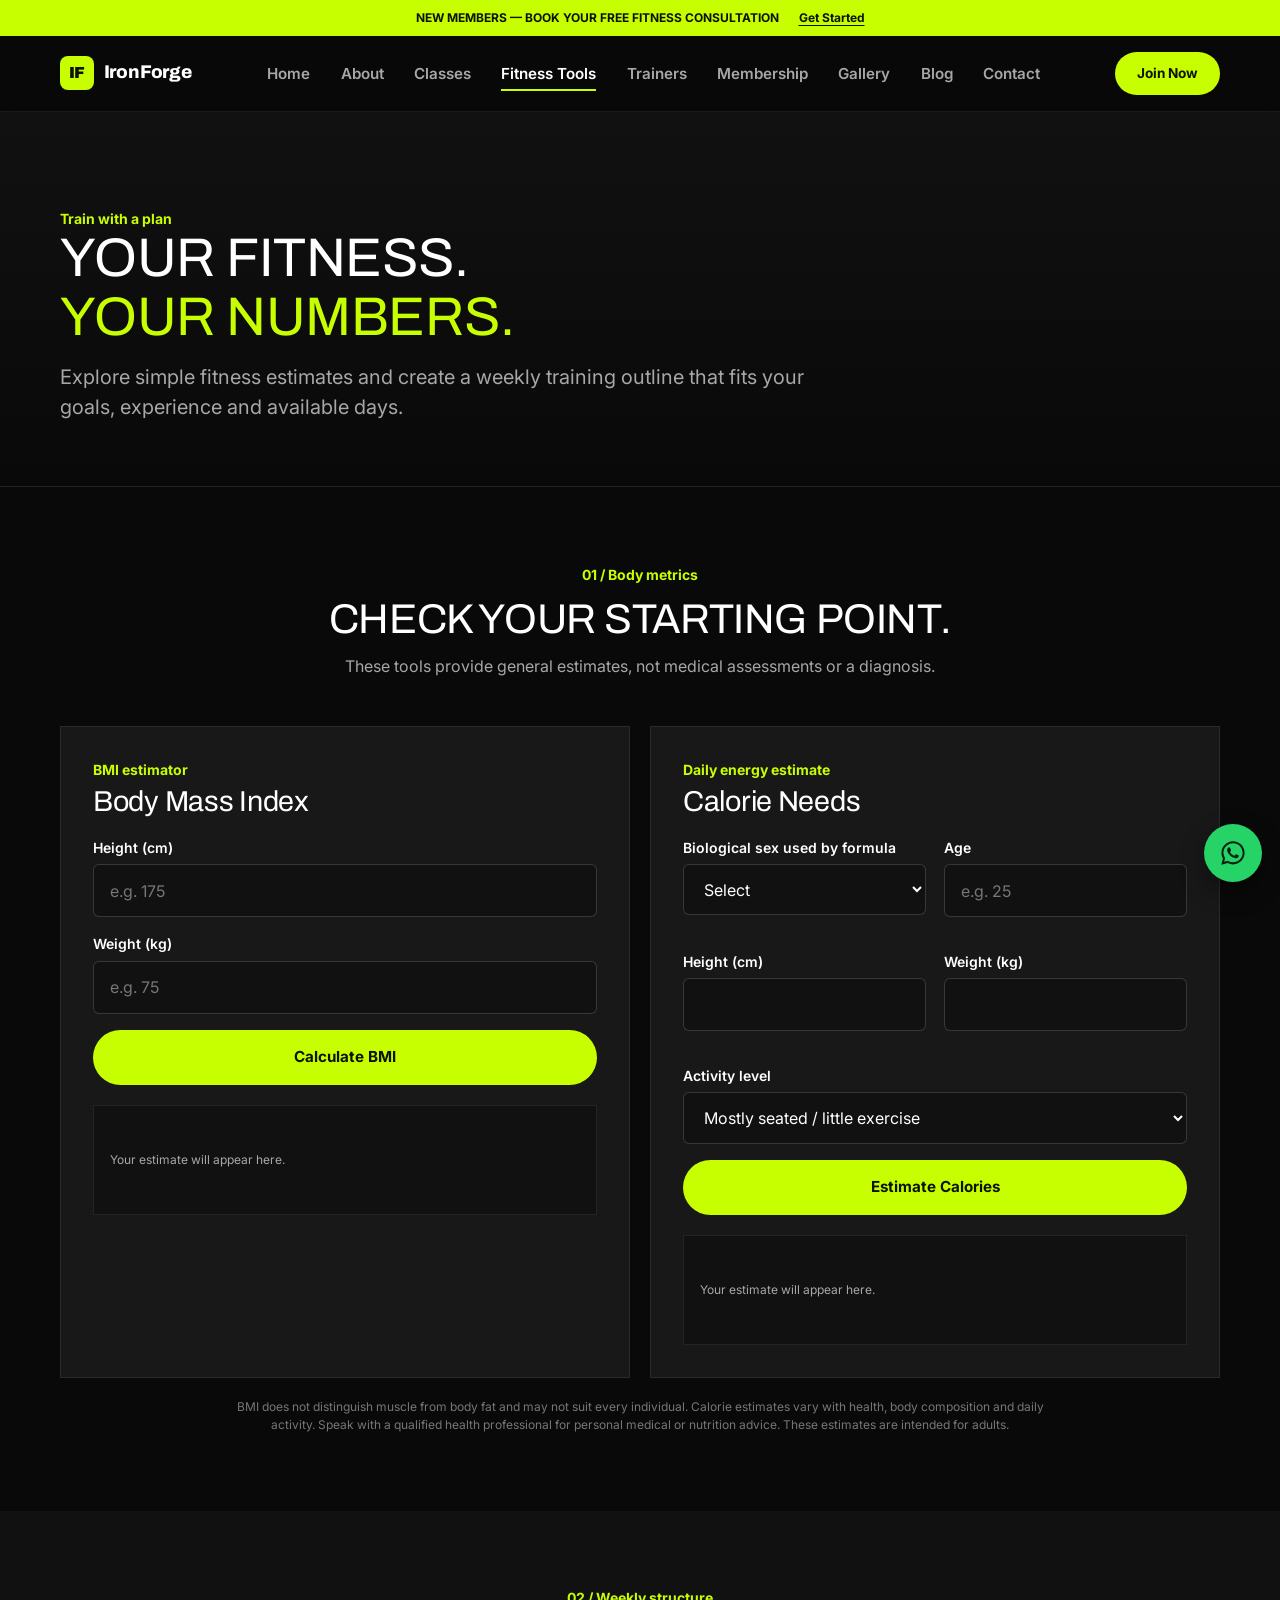
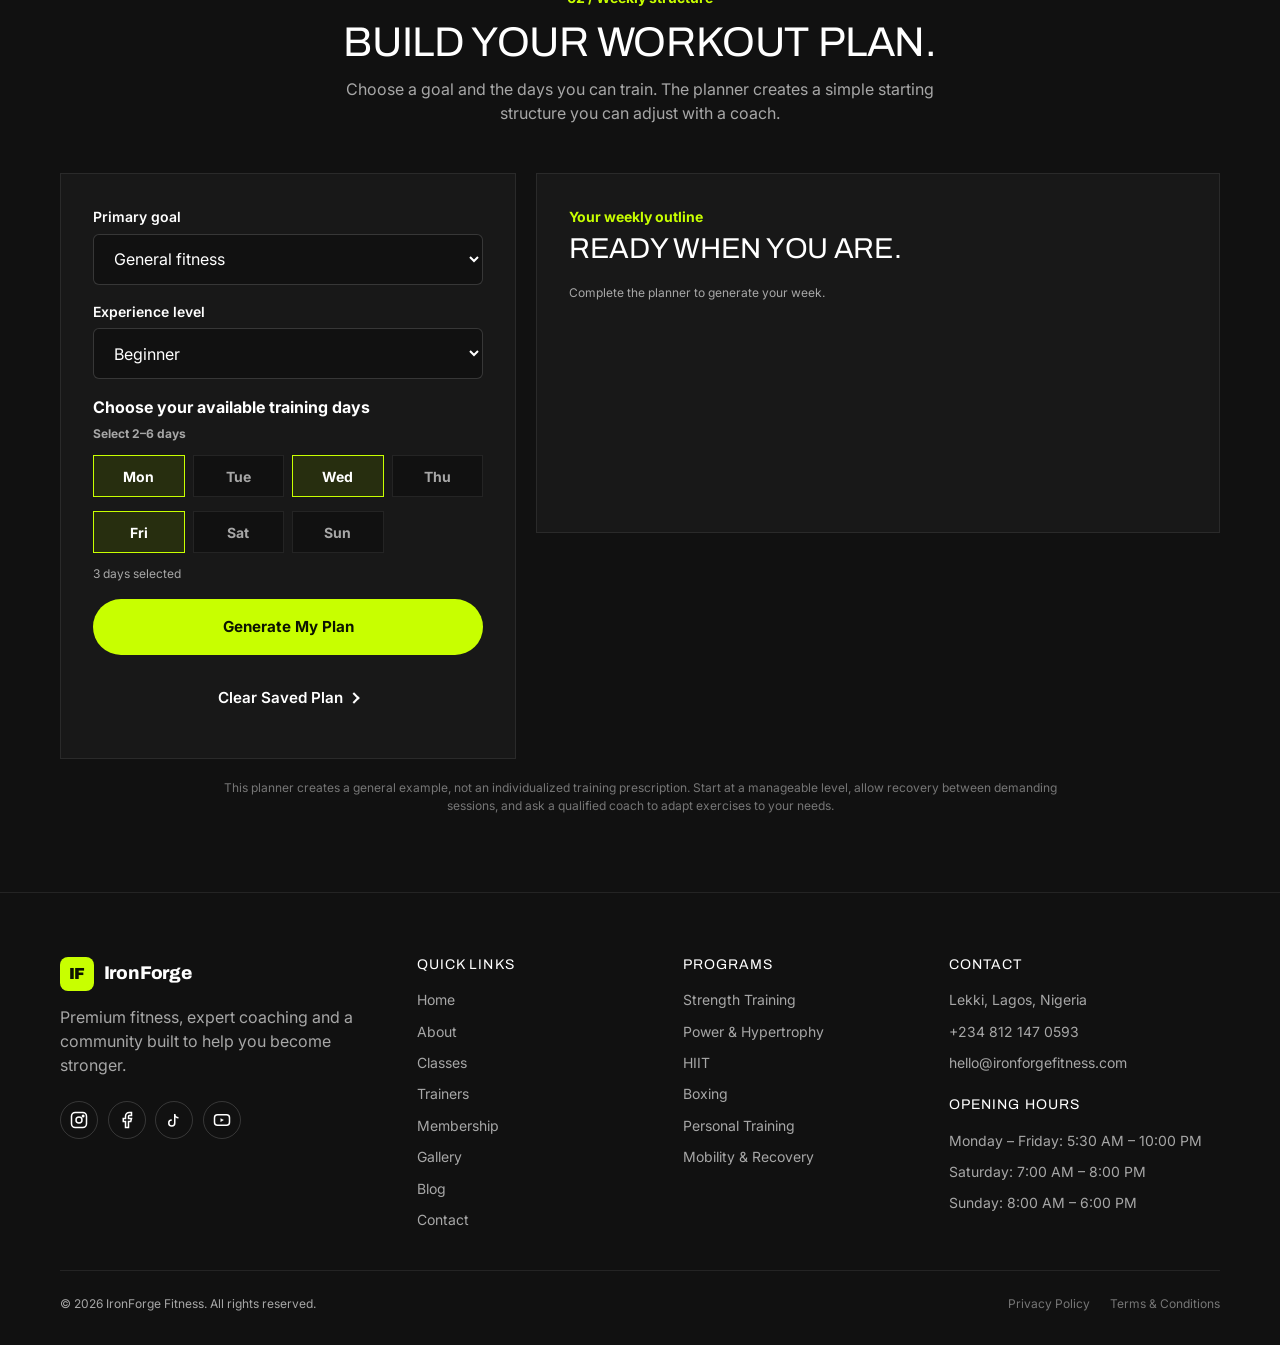
<file: fitness-tools.html>
<!doctype html>
<html lang="en">
<head>
  <meta charset="UTF-8" />
  <meta name="viewport" content="width=device-width, initial-scale=1.0" />
  <title>Fitness Tools & Workout Planner | IronForge Fitness</title>
  <meta name="description" content="Use the IronForge Fitness BMI and calorie-needs estimators, then build a simple weekly workout plan around your goal and schedule." />
  <meta name="theme-color" content="#090909" />
  <link rel="icon" href="data:image/svg+xml,<svg xmlns=%22http://www.w3.org/2000/svg%22 viewBox=%220 0 100 100%22><rect width=%22100%22 height=%22100%22 rx=%2220%22 fill=%22%23090909%22/><text x=%2250%22 y=%2266%22 font-size=%2260%22 font-family=%22Arial%22 font-weight=%22900%22 fill=%22%23c8ff00%22 text-anchor=%22middle%22>IF</text></svg>" />
  <link rel="preconnect" href="https://fonts.googleapis.com" />
  <link rel="preconnect" href="https://fonts.gstatic.com" crossorigin />
  <link href="https://fonts.googleapis.com/css2?family=Archivo:wght@600;700;800;900&family=Inter:wght@400;500;600;700&display=swap" rel="stylesheet" />
  <link rel="stylesheet" href="css/reset.css" />
  <link rel="stylesheet" href="css/variables.css" />
  <link rel="stylesheet" href="css/base.css" />
  <link rel="stylesheet" href="css/layout.css" />
  <link rel="stylesheet" href="css/components.css" />
  <link rel="stylesheet" href="css/pages.css" />
  <link rel="stylesheet" href="css/responsive.css" />
</head>
<body>
  <a class="skip-link" href="#main">Skip to content</a>
    <div class="announcement">
      <div class="container announcement__inner">
        <span>NEW MEMBERS — BOOK YOUR FREE FITNESS CONSULTATION</span>
        <a class="announcement__cta" href="contact.html" data-v2-intake="free_trial">Get Started</a>
      </div>
    </div>

    <header class="site-header">
      <div class="container site-header__inner">
        <a
          href="index.html"
          class="brand"
          aria-label="IronForge Fitness — home"
        >
          <span class="brand__mark" aria-hidden="true">IF</span>
          <span data-gym-text="shortName">IronForge</span>
        </a>

        <nav class="main-nav" aria-label="Primary">
          <ul class="main-nav__list">
            <li><a class="main-nav__link" href="index.html">Home</a></li>
            <li><a class="main-nav__link" href="about.html">About</a></li>
            <li><a class="main-nav__link" href="classes.html">Classes</a></li>
            <li><a class="main-nav__link" href="fitness-tools.html">Fitness Tools</a></li>
            <li><a class="main-nav__link" href="trainers.html">Trainers</a></li>
            <li>
              <a class="main-nav__link" href="membership.html">Membership</a>
            </li>
            <li><a class="main-nav__link" href="gallery.html">Gallery</a></li>
            <li><a class="main-nav__link" href="blog.html">Blog</a></li>
            <li><a class="main-nav__link" href="contact.html">Contact</a></li>
          </ul>
        </nav>

        <div class="header-actions">
          <a href="membership.html" class="btn btn--primary btn--sm"
            >Join Now</a
          >
          <button
            class="nav-toggle"
            aria-expanded="false"
            aria-controls="mobile-menu"
            aria-label="Open menu"
          >
            <span></span><span></span><span></span>
          </button>
        </div>
      </div>
    </header>

    <div
      class="mobile-menu"
      id="mobile-menu"
      role="dialog"
      aria-modal="true"
      aria-label="Mobile menu"
    >
      <div class="mobile-menu__top">
        <a href="index.html" class="brand">
          <span class="brand__mark" aria-hidden="true">IF</span>
          <span data-gym-text="shortName">IronForge</span>
        </a>
        <button class="mobile-menu__close" aria-label="Close menu">
          &times;
        </button>
      </div>
      <ul class="mobile-menu__list">
        <li><a class="mobile-menu__link" href="index.html">Home</a></li>
        <li><a class="mobile-menu__link" href="about.html">About</a></li>
        <li><a class="mobile-menu__link" href="classes.html">Classes</a></li>
        <li><a class="mobile-menu__link" href="fitness-tools.html">Fitness Tools</a></li>
        <li><a class="mobile-menu__link" href="trainers.html">Trainers</a></li>
        <li>
          <a class="mobile-menu__link" href="membership.html">Membership</a>
        </li>
        <li><a class="mobile-menu__link" href="gallery.html">Gallery</a></li>
        <li><a class="mobile-menu__link" href="blog.html">Blog</a></li>
        <li><a class="mobile-menu__link" href="contact.html">Contact</a></li>
      </ul>
      <div class="mobile-menu__actions">
        <a href="membership.html" class="btn btn--primary btn--block"
          >Join Now</a
        >
        <a
          href=""
          data-gym-href="whatsappMessage"
          class="btn btn--whatsapp btn--block"
          target="_blank"
          rel="noopener"
          >Chat on WhatsApp</a
        >
        <p class="mobile-menu__contact">
          Lekki, Lagos ·
          <a href="" data-gym-href="phoneHref" data-gym-text="phone"
            >+234 800 000 0000</a
          >
        </p>
      </div>
    </div>
  <main id="main">
    <section class="page-hero">
      <div class="container page-hero__content">
        <p class="eyebrow">Train with a plan</p>
        <h1>YOUR FITNESS.<br /><span class="v2-tools-accent">YOUR NUMBERS.</span></h1>
        <p class="lead">Explore simple fitness estimates and create a weekly training outline that fits your goals, experience and available days.</p>
      </div>
    </section>

    <section class="section">
      <div class="container">
        <div class="section-head section-head--center"><p class="eyebrow">01 / Body metrics</p><h2>CHECK YOUR STARTING POINT.</h2><p class="lead">These tools provide general estimates, not medical assessments or a diagnosis.</p></div>
        <div class="v2-tools-grid">
          <article class="v2-tool-card">
            <p class="eyebrow">BMI estimator</p><h2>Body Mass Index</h2>
            <form data-bmi-form class="v2-tool-form">
              <div class="field"><label for="bmi-height">Height (cm)</label><input id="bmi-height" name="height" type="number" min="120" max="230" step="0.1" required placeholder="e.g. 175"></div>
              <div class="field"><label for="bmi-weight">Weight (kg)</label><input id="bmi-weight" name="weight" type="number" min="25" max="300" step="0.1" required placeholder="e.g. 75"></div>
              <button class="btn btn--primary" type="submit">Calculate BMI</button>
            </form>
            <div class="v2-tool-result" data-bmi-result role="status" aria-live="polite"><span class="v2-tool-result__placeholder">Your estimate will appear here.</span></div>
          </article>
          <article class="v2-tool-card">
            <p class="eyebrow">Daily energy estimate</p><h2>Calorie Needs</h2>
            <form data-calorie-form class="v2-tool-form">
              <div class="form-row form-row--2">
                <div class="field"><label for="calorie-sex">Biological sex used by formula</label><select id="calorie-sex" name="sex" required><option value="">Select</option><option value="male">Male</option><option value="female">Female</option></select></div>
                <div class="field"><label for="calorie-age">Age</label><input id="calorie-age" name="age" type="number" min="18" max="100" required placeholder="e.g. 25"></div>
              </div>
              <div class="form-row form-row--2">
                <div class="field"><label for="calorie-height">Height (cm)</label><input id="calorie-height" name="height" type="number" min="120" max="230" step="0.1" required></div>
                <div class="field"><label for="calorie-weight">Weight (kg)</label><input id="calorie-weight" name="weight" type="number" min="25" max="300" step="0.1" required></div>
              </div>
              <div class="field"><label for="calorie-activity">Activity level</label><select id="calorie-activity" name="activity" required><option value="1.2">Mostly seated / little exercise</option><option value="1.375">Light activity (1–3 days/week)</option><option value="1.55">Moderate activity (3–5 days/week)</option><option value="1.725">High activity (6–7 days/week)</option><option value="1.9">Very high activity / physical job</option></select></div>
              <button class="btn btn--primary" type="submit">Estimate Calories</button>
            </form>
            <div class="v2-tool-result" data-calorie-result role="status" aria-live="polite"><span class="v2-tool-result__placeholder">Your estimate will appear here.</span></div>
          </article>
        </div>
        <p class="v2-tools-disclaimer">BMI does not distinguish muscle from body fat and may not suit every individual. Calorie estimates vary with health, body composition and daily activity. Speak with a qualified health professional for personal medical or nutrition advice. These estimates are intended for adults.</p>
      </div>
    </section>

    <section class="section section--surface">
      <div class="container">
        <div class="section-head section-head--center"><p class="eyebrow">02 / Weekly structure</p><h2>BUILD YOUR WORKOUT PLAN.</h2><p class="lead">Choose a goal and the days you can train. The planner creates a simple starting structure you can adjust with a coach.</p></div>
        <div class="v2-planner-layout">
          <form class="v2-tool-card v2-planner-form" data-workout-form>
            <div class="field"><label for="workout-goal">Primary goal</label><select id="workout-goal" name="goal"><option value="general">General fitness</option><option value="strength">Build strength</option><option value="muscle">Build muscle</option><option value="fat-loss">Improve fitness and support fat loss</option><option value="mobility">Mobility and recovery</option></select></div>
            <div class="field"><label for="workout-level">Experience level</label><select id="workout-level" name="level"><option value="beginner">Beginner</option><option value="intermediate">Intermediate</option><option value="advanced">Advanced</option></select></div>
            <fieldset class="field v2-weekday-picker">
              <legend>Choose your available training days <span class="v2-field-hint">Select 2–6 days</span></legend>
              <div class="v2-weekday-picker__grid">
                <label><input type="checkbox" name="trainingDays" value="Monday" data-workout-day checked><span>Mon</span></label>
                <label><input type="checkbox" name="trainingDays" value="Tuesday" data-workout-day><span>Tue</span></label>
                <label><input type="checkbox" name="trainingDays" value="Wednesday" data-workout-day checked><span>Wed</span></label>
                <label><input type="checkbox" name="trainingDays" value="Thursday" data-workout-day><span>Thu</span></label>
                <label><input type="checkbox" name="trainingDays" value="Friday" data-workout-day checked><span>Fri</span></label>
                <label><input type="checkbox" name="trainingDays" value="Saturday" data-workout-day><span>Sat</span></label>
                <label><input type="checkbox" name="trainingDays" value="Sunday" data-workout-day><span>Sun</span></label>
              </div>
              <small class="v2-field-hint" data-days-value>3 days selected</small>
            </fieldset>
            <button class="btn btn--primary" type="submit">Generate My Plan</button>
            <button class="btn btn--ghost" type="button" data-clear-plan>Clear Saved Plan</button>
          </form>
          <div class="v2-tool-card v2-plan-output" data-plan-output aria-live="polite"><p class="eyebrow">Your weekly outline</p><h2>READY WHEN YOU ARE.</h2><p class="v2-tool-result__placeholder">Complete the planner to generate your week.</p></div>
        </div>
        <div class="v2-plan-actions" data-plan-actions hidden>
          <button class="btn btn--ghost" type="button" data-save-plan>Save Plan</button>
          <button class="btn btn--ghost" type="button" data-print-plan>Print / Save PDF</button>
          <button class="btn btn--primary" type="button" data-v2-intake="personal_training" data-plan-coach-cta>Discuss My Plan With a Coach</button>
        </div>
        <p class="v2-tools-disclaimer">This planner creates a general example, not an individualized training prescription. Start at a manageable level, allow recovery between demanding sessions, and ask a qualified coach to adapt exercises to your needs.</p>
      </div>
    </section>
  </main>
    <footer class="site-footer">
      <div class="container">
        <div class="footer-grid">
          <div class="footer-brand">
            <a href="index.html" class="brand">
              <span class="brand__mark" aria-hidden="true">IF</span>
              <span data-gym-text="shortName">IronForge</span>
            </a>
            <p data-gym-text="description">
              Premium fitness, expert coaching and a community built to help you
              become stronger.
            </p>
            <div class="footer-social">
              <a
                href=""
                data-gym-href="social"
                aria-label="Instagram"
                target="_blank"
                rel="noopener"
              >
                <svg
                  width="18"
                  height="18"
                  viewBox="0 0 24 24"
                  fill="none"
                  stroke="currentColor"
                  stroke-width="2"
                >
                  <rect x="2" y="2" width="20" height="20" rx="5" />
                  <circle cx="12" cy="12" r="4" />
                  <circle cx="17.5" cy="6.5" r="1" />
                </svg>
              </a>
              <a
                href="https://facebook.com/ironforgefitness"
                aria-label="Facebook"
                target="_blank"
                rel="noopener"
              >
                <svg
                  width="18"
                  height="18"
                  viewBox="0 0 24 24"
                  fill="none"
                  stroke="currentColor"
                  stroke-width="2"
                >
                  <path
                    d="M18 2h-3a5 5 0 0 0-5 5v3H7v4h3v8h4v-8h3l1-4h-4V7a1 1 0 0 1 1-1h3z"
                  />
                </svg>
              </a>
              <a
                href="https://tiktok.com/@ironforgefitness"
                aria-label="TikTok"
                target="_blank"
                rel="noopener"
              >
                <svg
                  width="18"
                  height="18"
                  viewBox="0 0 24 24"
                  fill="none"
                  stroke="currentColor"
                  stroke-width="2"
                >
                  <path d="M9 12a4 4 0 1 0 4 4V4a5 5 0 0 0 5 5" />
                </svg>
              </a>
              <a
                href="https://youtube.com/@ironforgefitness"
                aria-label="YouTube"
                target="_blank"
                rel="noopener"
              >
                <svg
                  width="18"
                  height="18"
                  viewBox="0 0 24 24"
                  fill="none"
                  stroke="currentColor"
                  stroke-width="2"
                >
                  <rect x="2" y="5" width="20" height="14" rx="4" />
                  <path
                    d="M10 9.5v5l4.5-2.5z"
                    fill="currentColor"
                    stroke="none"
                  />
                </svg>
              </a>
            </div>
          </div>

          <div class="footer-col">
            <h3>Quick Links</h3>
            <ul>
              <li><a href="index.html">Home</a></li>
              <li><a href="about.html">About</a></li>
              <li><a href="classes.html">Classes</a></li>
              <li><a href="trainers.html">Trainers</a></li>
              <li><a href="membership.html">Membership</a></li>
              <li><a href="gallery.html">Gallery</a></li>
              <li><a href="blog.html">Blog</a></li>
              <li><a href="contact.html">Contact</a></li>
            </ul>
          </div>

          <div class="footer-col">
            <h3>Programs</h3>
            <ul>
              <li>
                <a href="class-detail.html?program=strength-training"
                  >Strength Training</a
                >
              </li>
              <li>
                <a href="class-detail.html?program=power-hypertrophy"
                  >Power &amp; Hypertrophy</a
                >
              </li>
              <li><a href="class-detail.html?program=hiit">HIIT</a></li>
              <li><a href="class-detail.html?program=boxing">Boxing</a></li>
              <li>
                <a href="class-detail.html?program=personal-training"
                  >Personal Training</a
                >
              </li>
              <li>
                <a href="class-detail.html?program=mobility"
                  >Mobility &amp; Recovery</a
                >
              </li>
            </ul>
          </div>

          <div class="footer-col">
            <h3>Contact</h3>
            <ul>
              <li data-gym-text="location">Lekki, Lagos, Nigeria</li>
              <li>
                <a href="" data-gym-href="phoneHref" data-gym-text="phone"
                  >+234 800 000 0000</a
                >
              </li>
              <li>
                <a href="" data-gym-href="email" data-gym-text="email"
                  >hello@ironforgefitness.com</a
                >
              </li>
            </ul>
            <h3 style="margin-top: 1.5rem">Opening Hours</h3>
            <ul>
              <li>Monday – Friday: 5:30 AM – 10:00 PM</li>
              <li>Saturday: 7:00 AM – 8:00 PM</li>
              <li>Sunday: 8:00 AM – 6:00 PM</li>
            </ul>
          </div>
        </div>

        <div class="footer-bottom">
          <p>
            &copy; <span data-current-year>2026</span> IronForge Fitness. All
            rights reserved.
          </p>
          <div class="footer-bottom-links">
            <a href="#">Privacy Policy</a>
            <a href="#">Terms &amp; Conditions</a>
          </div>
        </div>
      </div>
    </footer>

    <a
      href=""
      data-gym-href="whatsappMessage"
      class="whatsapp-float"
      target="_blank"
      rel="noopener"
      aria-label="Chat with us on WhatsApp"
    >
      <svg viewBox="0 0 24 24" fill="currentColor" aria-hidden="true">
        <path
          d="M12.04 2C6.58 2 2.13 6.45 2.13 11.91c0 1.75.46 3.39 1.26 4.81L2 22l5.42-1.42a9.87 9.87 0 0 0 4.62 1.18h.01c5.46 0 9.91-4.45 9.91-9.91S17.5 2 12.04 2zm0 18.03h-.01a8.2 8.2 0 0 1-4.18-1.15l-.3-.18-3.12.82.83-3.04-.2-.31a8.2 8.2 0 0 1-1.26-4.36c0-4.53 3.69-8.22 8.24-8.22 2.2 0 4.27.86 5.83 2.42a8.18 8.18 0 0 1 2.41 5.82c0 4.54-3.69 8.2-8.24 8.2zm4.51-6.16c-.25-.12-1.47-.72-1.7-.81-.23-.08-.39-.12-.56.13-.17.24-.64.8-.78.97-.14.16-.29.18-.53.06-.25-.12-1.05-.39-2-1.23-.74-.66-1.24-1.47-1.39-1.72-.14-.24-.02-.38.11-.5.11-.11.25-.29.37-.43.12-.14.16-.25.25-.41.08-.16.04-.31-.02-.43-.06-.12-.56-1.35-.77-1.85-.2-.48-.41-.42-.56-.43h-.48c-.16 0-.43.06-.66.3-.23.24-.86.84-.86 2.05s.88 2.38 1 2.55c.12.16 1.73 2.64 4.19 3.7.59.25 1.04.4 1.4.51.59.19 1.12.16 1.55.1.47-.07 1.47-.6 1.68-1.18.21-.58.21-1.08.15-1.18-.06-.1-.23-.16-.48-.28z"
        />
      </svg>
    </a>

    <button class="back-to-top" aria-label="Back to top">
      <svg
        width="18"
        height="18"
        viewBox="0 0 24 24"
        fill="none"
        stroke="currentColor"
        stroke-width="2.5"
      >
        <path d="M12 19V5M5 12l7-7 7 7" />
      </svg>
    </button>

  <script src="js/config.js"></script>
  <script src="js/navigation.js"></script>
  <script src="js/main.js"></script>
  <script src="js/v2/backend-config.js"></script>
  <script src="js/v2/api.js"></script>
  <script src="js/v2/intake.js"></script>
  <script src="js/v2/fitness-tools.js"></script>
</body>
</html>
</file>
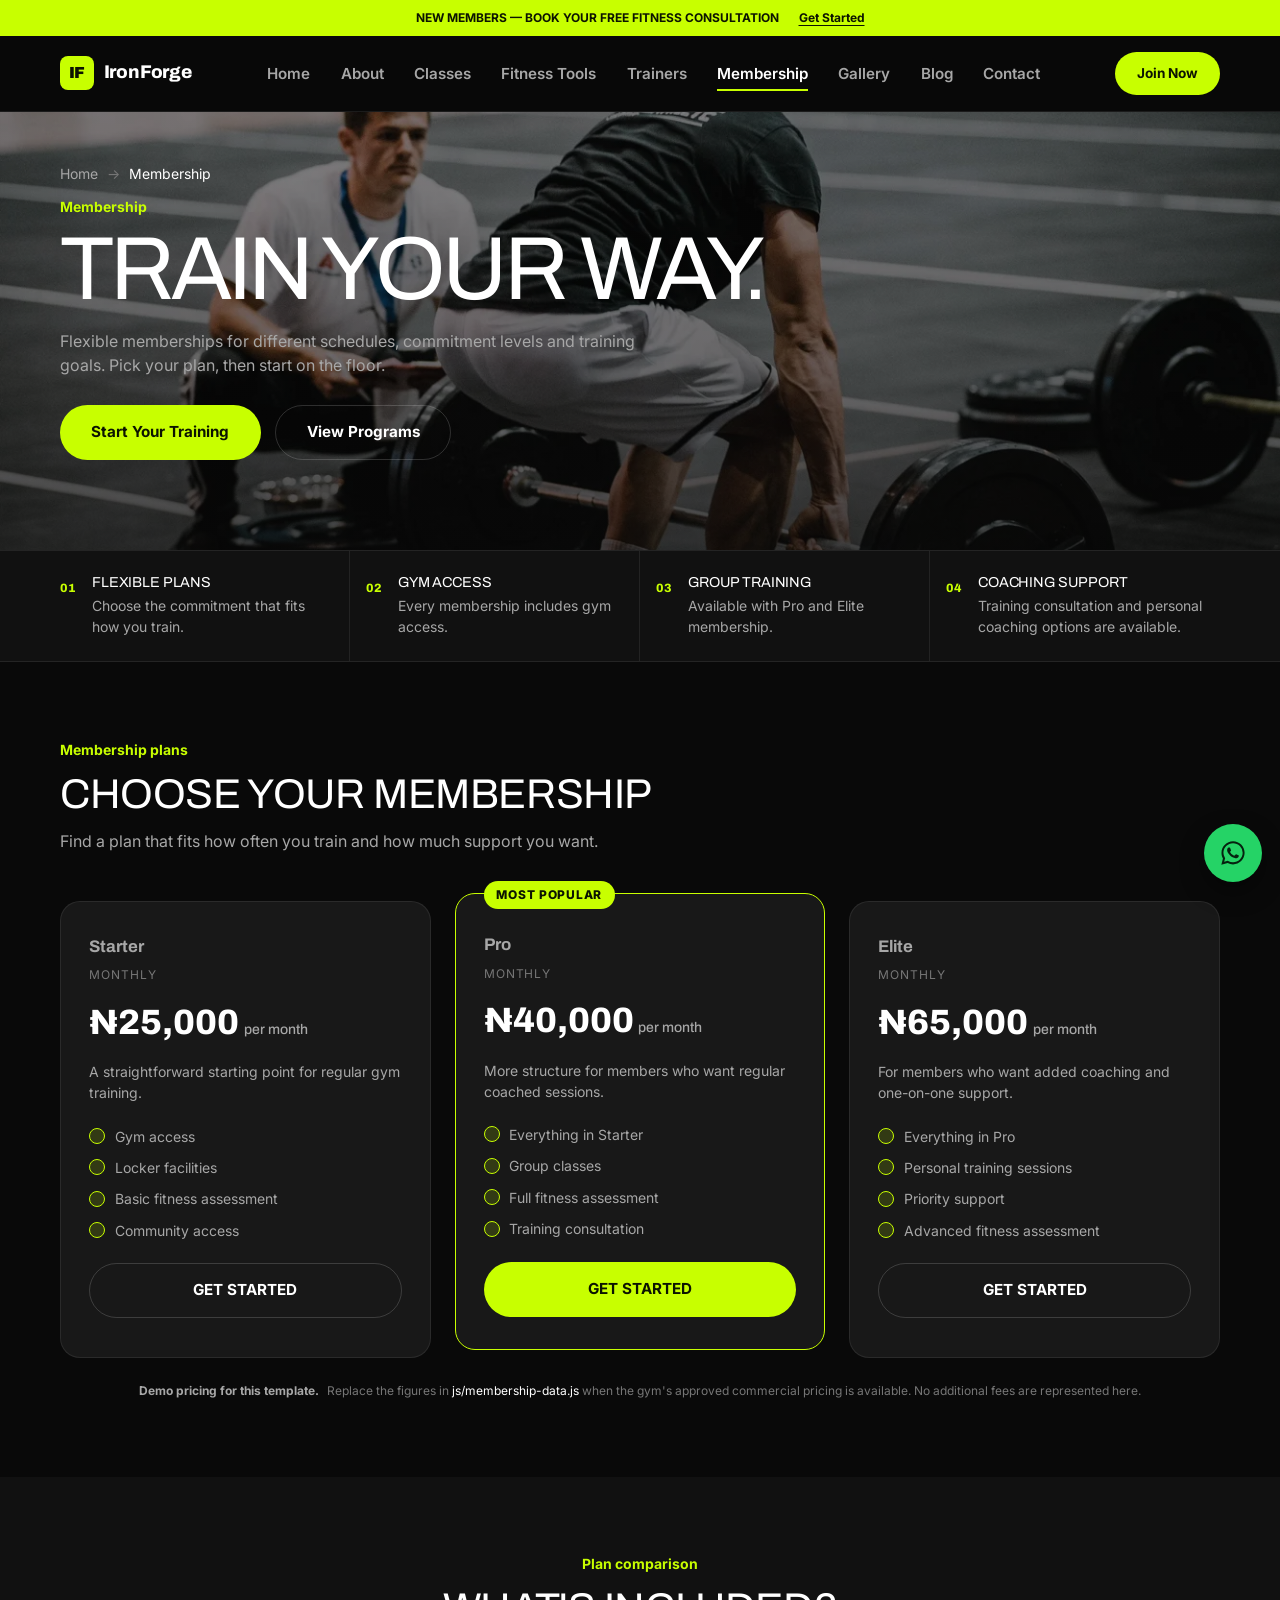
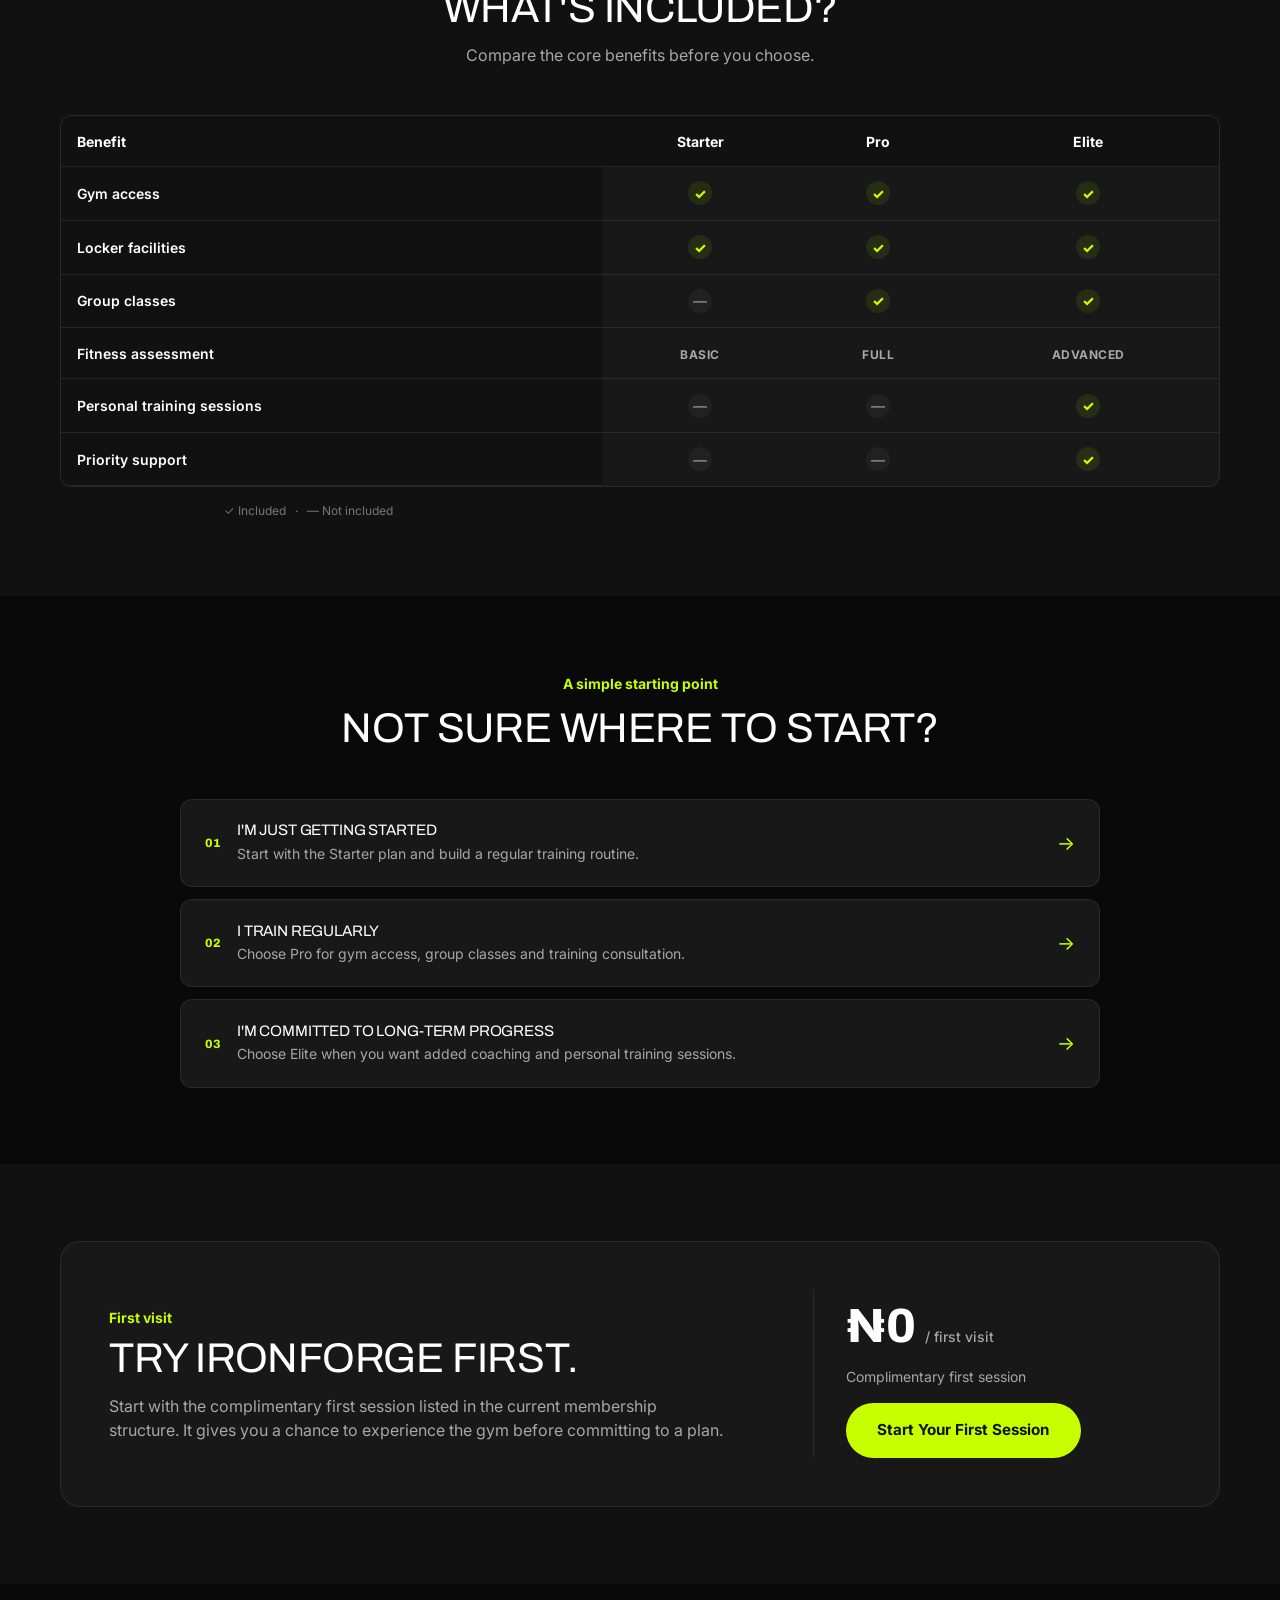
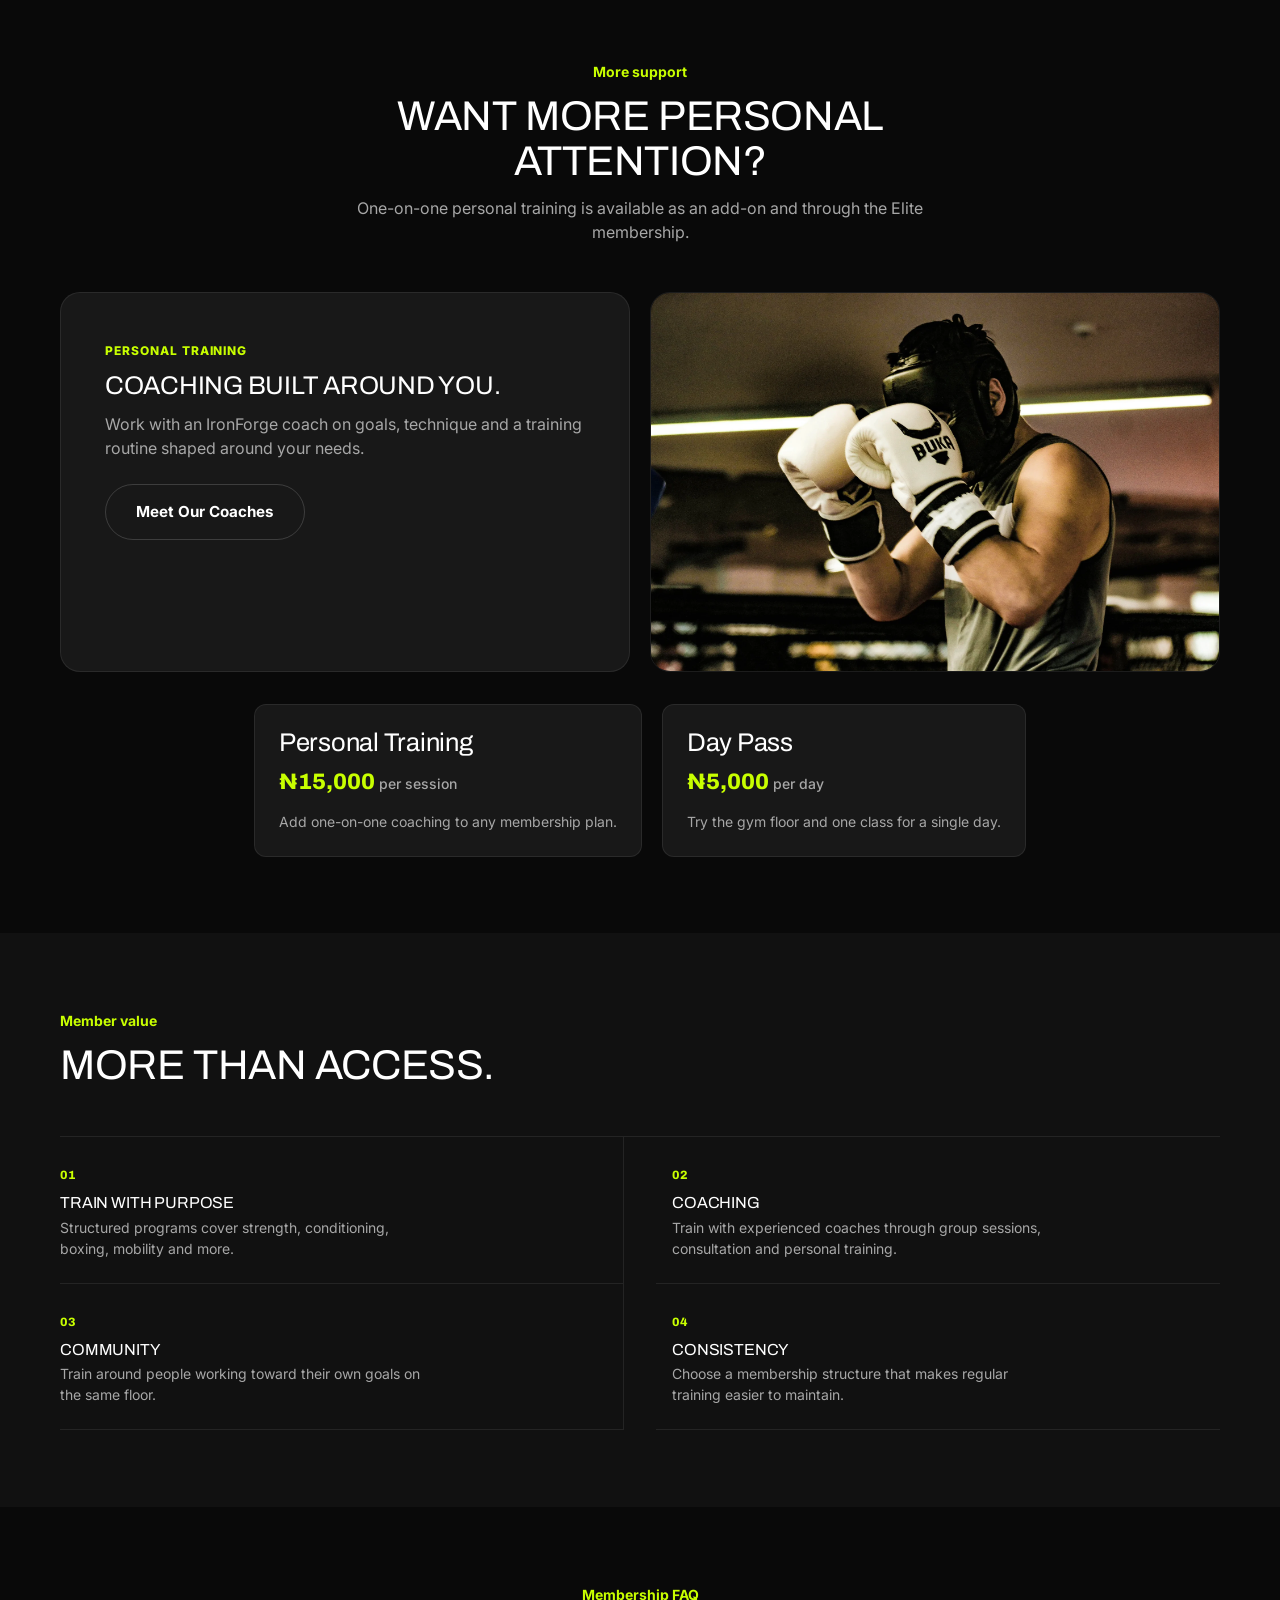
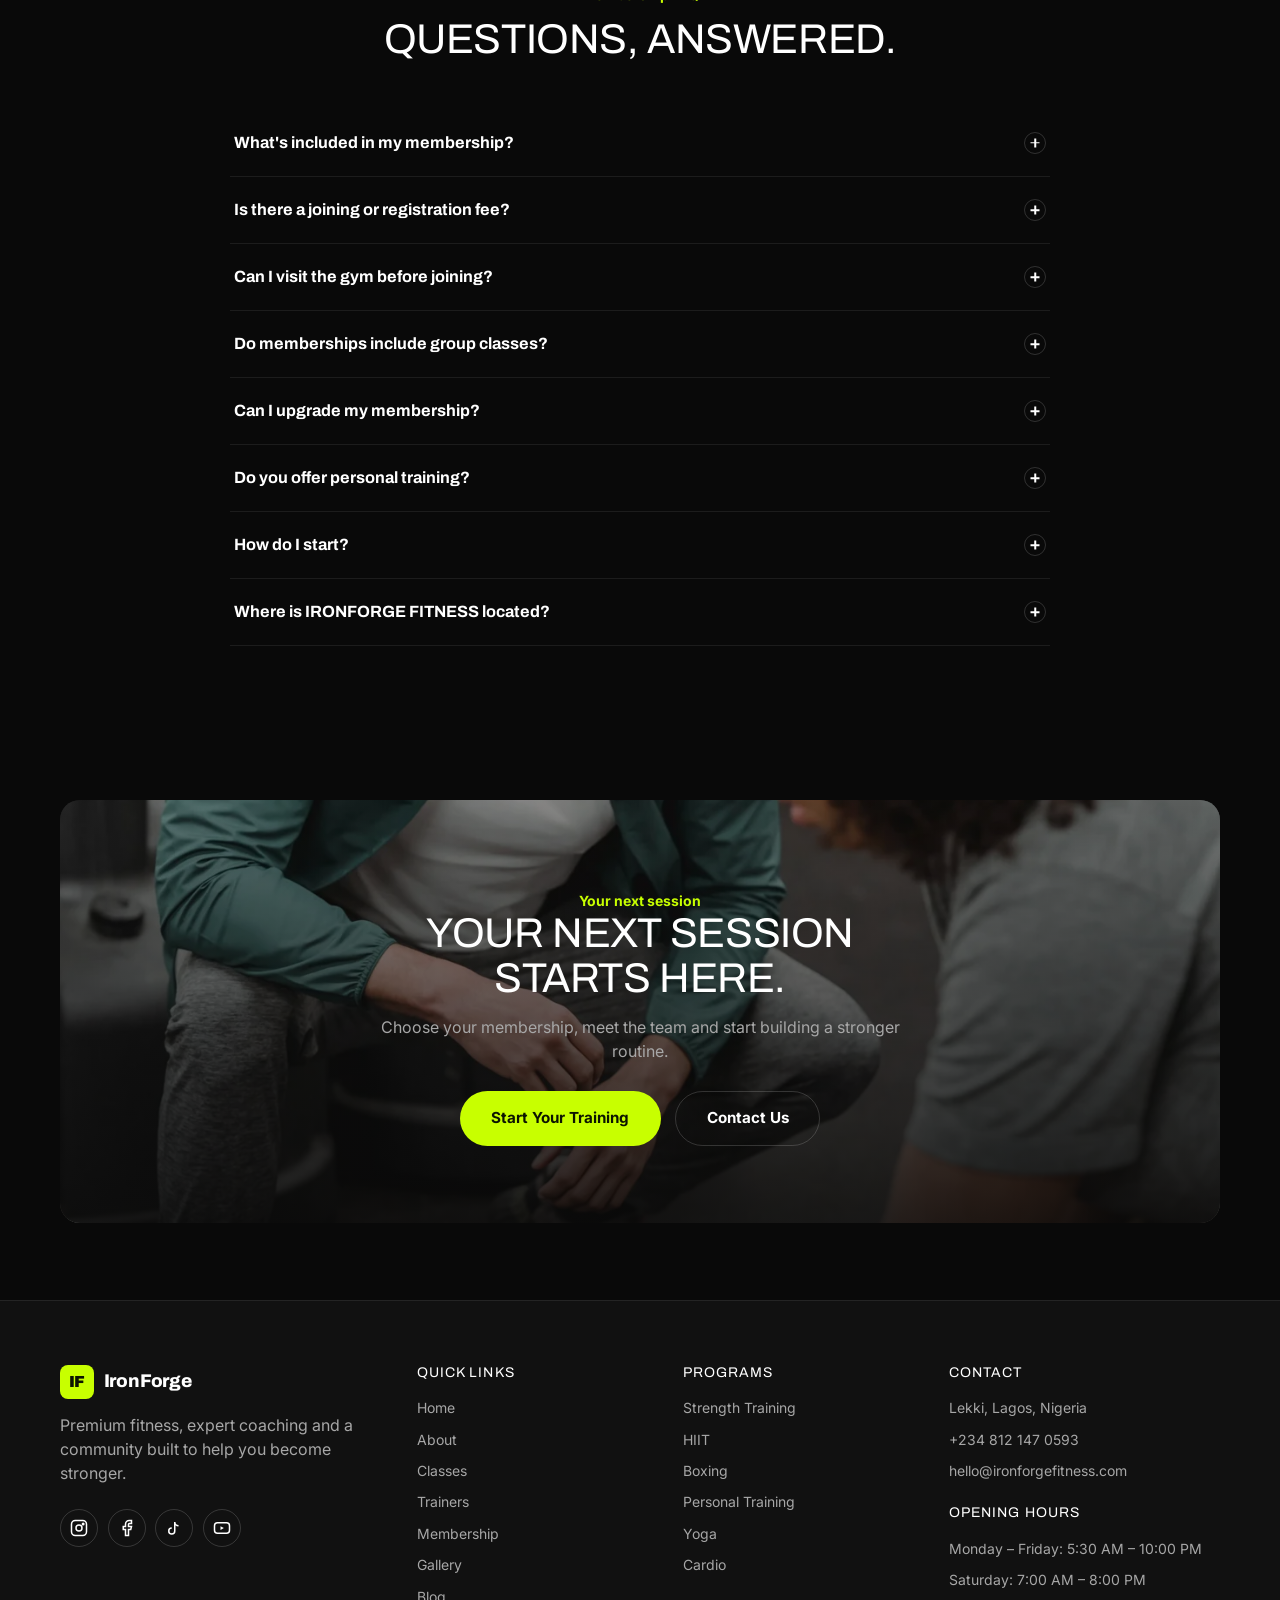
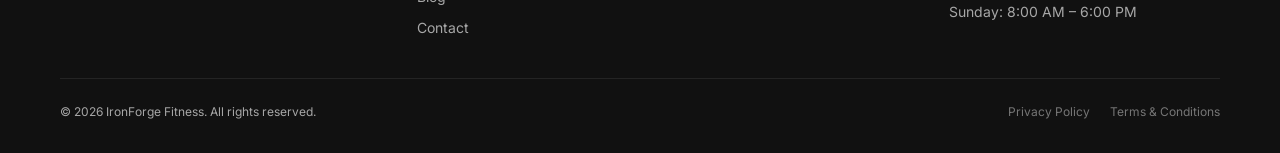
<file: membership.html>
<!DOCTYPE html>
<html lang="en">
<head>
  <meta charset="UTF-8">
  <meta name="viewport" content="width=device-width, initial-scale=1.0">
  <title>Membership &amp; Pricing | IRONFORGE FITNESS Lagos</title>
  <meta name="description" content="Explore IRONFORGE FITNESS Lagos gym membership plans, pricing, training options and personal coaching support. Choose a plan that fits how you train.">
  <link rel="canonical" href="https://www.ironforgefitness.com/membership.html">
  <meta name="theme-color" content="#090909">
  <link rel="icon" href="data:image/svg+xml,<svg xmlns=%22http://www.w3.org/2000/svg%22 viewBox=%220 0 100 100%22><rect width=%22100%22 height=%22100%22 rx=%2220%22 fill=%22%23090909%22/><text x=%2250%22 y=%2266%22 font-size=%2260%22 font-family=%22Arial%22 font-weight=%22900%22 fill=%22%23c8ff00%22 text-anchor=%22middle%22>IF</text></svg>">

  <!-- Open Graph -->
  <meta property="og:type" content="website">
  <meta property="og:title" content="Membership &amp; Pricing | IRONFORGE FITNESS Lagos">
  <meta property="og:description" content="Explore IRONFORGE FITNESS Lagos gym membership plans, pricing, training options and personal coaching support.">
  <meta property="og:image" content="assets/images/hero/hero-main.jpg">
  <meta property="og:url" content="https://www.ironforgefitness.com/membership.html">

  <!-- Twitter -->
  <meta name="twitter:card" content="summary_large_image">
  <meta name="twitter:title" content="Membership &amp; Pricing | IRONFORGE FITNESS Lagos">
  <meta name="twitter:description" content="Explore IRONFORGE FITNESS Lagos gym membership plans, pricing, training options and personal coaching support.">

  <link rel="preconnect" href="https://fonts.googleapis.com">
  <link rel="preconnect" href="https://fonts.gstatic.com" crossorigin>
  <link href="https://fonts.googleapis.com/css2?family=Archivo:wght@600;700;800;900&family=Inter:wght@400;500;600;700&display=swap" rel="stylesheet">
  <link rel="stylesheet" href="css/reset.css">
  <link rel="stylesheet" href="css/variables.css">
  <link rel="stylesheet" href="css/base.css">
  <link rel="stylesheet" href="css/layout.css">
  <link rel="stylesheet" href="css/components.css">
  <link rel="stylesheet" href="css/pages.css">
  <link rel="stylesheet" href="css/responsive.css">
</head>
<body>
  <a class="skip-link" href="#main">Skip to content</a>

  <div class="announcement">
    <div class="container announcement__inner">
      <span>NEW MEMBERS — BOOK YOUR FREE FITNESS CONSULTATION</span>
      <a class="announcement__cta" href="contact.html" data-v2-intake="free_trial">Get Started</a>
    </div>
  </div>

  <header class="site-header">
    <div class="container site-header__inner">
      <a href="index.html" class="brand" aria-label="IronForge Fitness — home">
        <span class="brand__mark" aria-hidden="true">IF</span>
        <span data-gym-text="shortName">IronForge</span>
      </a>

      <nav class="main-nav" aria-label="Primary">
        <ul class="main-nav__list">
          <li><a class="main-nav__link" href="index.html">Home</a></li>
          <li><a class="main-nav__link" href="about.html">About</a></li>
          <li><a class="main-nav__link" href="classes.html">Classes</a></li>
            <li><a class="main-nav__link" href="fitness-tools.html">Fitness Tools</a></li>
          <li><a class="main-nav__link" href="trainers.html">Trainers</a></li>
          <li><a class="main-nav__link" href="membership.html">Membership</a></li>
          <li><a class="main-nav__link" href="gallery.html">Gallery</a></li>
          <li><a class="main-nav__link" href="blog.html">Blog</a></li>
          <li><a class="main-nav__link" href="contact.html">Contact</a></li>
        </ul>
      </nav>

      <div class="header-actions">
        <a href="membership.html" class="btn btn--primary btn--sm">Join Now</a>
        <button class="nav-toggle" aria-expanded="false" aria-controls="mobile-menu" aria-label="Open menu">
          <span></span><span></span><span></span>
        </button>
      </div>
    </div>
  </header>

  <div class="mobile-menu" id="mobile-menu" role="dialog" aria-modal="true" aria-label="Mobile menu">
    <div class="mobile-menu__top">
      <a href="index.html" class="brand">
        <span class="brand__mark" aria-hidden="true">IF</span>
        <span data-gym-text="shortName">IronForge</span>
      </a>
      <button class="mobile-menu__close" aria-label="Close menu">&times;</button>
    </div>
    <ul class="mobile-menu__list">
      <li><a class="mobile-menu__link" href="index.html">Home</a></li>
      <li><a class="mobile-menu__link" href="about.html">About</a></li>
      <li><a class="mobile-menu__link" href="classes.html">Classes</a></li>
        <li><a class="mobile-menu__link" href="fitness-tools.html">Fitness Tools</a></li>
      <li><a class="mobile-menu__link" href="trainers.html">Trainers</a></li>
      <li><a class="mobile-menu__link" href="membership.html">Membership</a></li>
      <li><a class="mobile-menu__link" href="gallery.html">Gallery</a></li>
      <li><a class="mobile-menu__link" href="blog.html">Blog</a></li>
      <li><a class="mobile-menu__link" href="contact.html">Contact</a></li>
    </ul>
    <div class="mobile-menu__actions">
      <a href="membership.html" class="btn btn--primary btn--block">Join Now</a>
      <a href="" data-gym-href="whatsappMessage" class="btn btn--whatsapp btn--block" target="_blank" rel="noopener">Chat on WhatsApp</a>
      <p class="mobile-menu__contact">Lekki, Lagos · <a href="" data-gym-href="phoneHref" data-gym-text="phone">+234 800 000 0000</a></p>
    </div>
  </div>

  <main id="main">
    <section class="membership-hero">
      <div class="page-hero__bg"><img src="/assets/images/classes/C03.webp" alt="Dark, moody view of the IronForge Fitness free-weight training area" loading="lazy"></div>
      <div class="container">
        <nav class="breadcrumb" aria-label="Breadcrumb">
          <a href="index.html">Home</a>
          <span aria-hidden="true">→</span>
          <span aria-current="page">Membership</span>
        </nav>
        <div class="membership-hero__content">
          <p class="eyebrow" data-reveal>Membership</p>
          <h1 data-reveal>TRAIN YOUR WAY.</h1>
          <p class="lead" data-reveal>Flexible memberships for different schedules, commitment levels and training goals. Pick your plan, then start on the floor.</p>
          <div class="hero__actions" data-reveal>
            <button type="button" class="btn btn--primary" data-v2-intake="free_trial">Start Your Training</button>
            <a href="classes.html" class="btn btn--outline">View Programs</a>
          </div>
        </div>
      </div>
    </section>

    <section class="membership-value-strip" aria-label="Membership benefits">
      <div class="container membership-value-strip__grid">
        <article data-reveal>
          <span class="membership-value-strip__index">01</span>
          <div>
            <h2>Flexible Plans</h2>
            <p>Choose the commitment that fits how you train.</p>
          </div>
        </article>
        <article data-reveal>
          <span class="membership-value-strip__index">02</span>
          <div>
            <h2>Gym Access</h2>
            <p>Every membership includes gym access.</p>
          </div>
        </article>
        <article data-reveal>
          <span class="membership-value-strip__index">03</span>
          <div>
            <h2>Group Training</h2>
            <p>Available with Pro and Elite membership.</p>
          </div>
        </article>
        <article data-reveal>
          <span class="membership-value-strip__index">04</span>
          <div>
            <h2>Coaching Support</h2>
            <p>Training consultation and personal coaching options are available.</p>
          </div>
        </article>
      </div>
    </section>

    <section class="section" id="plans">
      <div class="container">
        <div class="section-head" data-reveal>
          <p class="eyebrow">Membership plans</p>
          <h2>CHOOSE YOUR MEMBERSHIP</h2>
          <p>Find a plan that fits how often you train and how much support you want.</p>
        </div>

        <div class="grid membership-grid membership-grid--pricing" data-membership-plans aria-live="polite"></div>

        <div class="pricing-note" data-reveal>
          <strong>Demo pricing for this template.</strong>
          <span>Replace the figures in <code>js/membership-data.js</code> when the gym's approved commercial pricing is available. No additional fees are represented here.</span>
        </div>
      </div>
    </section>

    <section class="section section--surface" id="compare">
      <div class="container">
        <div class="section-head section-head--center" data-reveal>
          <p class="eyebrow">Plan comparison</p>
          <h2>WHAT'S INCLUDED?</h2>
          <p>Compare the core benefits before you choose.</p>
        </div>

        <div class="compare-table membership-comparison" data-reveal>
          <div class="compare-table__scroll">
            <table>
              <thead data-membership-comparison-head></thead>
              <tbody data-membership-comparison-body></tbody>
            </table>
          </div>
        </div>
        <p class="comparison-note">✓ Included &nbsp; · &nbsp; — Not included</p>
      </div>
    </section>

    <section class="section" id="right-plan">
      <div class="container">
        <div class="section-head section-head--center" data-reveal>
          <p class="eyebrow">A simple starting point</p>
          <h2>NOT SURE WHERE TO START?</h2>
        </div>

        <div class="membership-paths">
          <a href="#plan-starter" class="membership-path" data-reveal>
            <span>01</span>
            <div>
              <h3>I'M JUST GETTING STARTED</h3>
              <p>Start with the Starter plan and build a regular training routine.</p>
            </div>
            <span class="membership-path__arrow" aria-hidden="true">→</span>
          </a>
          <a href="#plan-pro" class="membership-path" data-reveal>
            <span>02</span>
            <div>
              <h3>I TRAIN REGULARLY</h3>
              <p>Choose Pro for gym access, group classes and training consultation.</p>
            </div>
            <span class="membership-path__arrow" aria-hidden="true">→</span>
          </a>
          <a href="#plan-elite" class="membership-path" data-reveal>
            <span>03</span>
            <div>
              <h3>I'M COMMITTED TO LONG-TERM PROGRESS</h3>
              <p>Choose Elite when you want added coaching and personal training sessions.</p>
            </div>
            <span class="membership-path__arrow" aria-hidden="true">→</span>
          </a>
        </div>
      </div>
    </section>

    <section class="section section--surface" id="trial">
      <div class="container">
        <div class="membership-trial" data-reveal>
          <div>
            <p class="eyebrow">First visit</p>
            <h2>TRY IRONFORGE FIRST.</h2>
            <p>Start with the complimentary first session listed in the current membership structure. It gives you a chance to experience the gym before committing to a plan.</p>
          </div>
          <div class="membership-trial__side">
            <div class="membership-trial__price">₦0 <span>/ first visit</span></div>
            <p>Complimentary first session</p>
            <button type="button" class="btn btn--primary" data-v2-intake="free_trial">Start Your First Session</button>
          </div>
        </div>
      </div>
    </section>

    <section class="section" id="addons">
      <div class="container">
        <div class="section-head section-head--center" data-reveal>
          <p class="eyebrow">More support</p>
          <h2>WANT MORE PERSONAL ATTENTION?</h2>
          <p>One-on-one personal training is available as an add-on and through the Elite membership.</p>
        </div>

        <div class="membership-coaching">
          <div class="membership-coaching__copy" data-reveal>
            <span class="membership-coaching__label">Personal Training</span>
            <h3>COACHING BUILT AROUND YOU.</h3>
            <p>Work with an IronForge coach on goals, technique and a training routine shaped around your needs.</p>
            <a href="trainers.html" class="btn btn--outline">Meet Our Coaches</a>
          </div>
          <div class="membership-coaching__image" data-reveal>
            <img src="/assets/images/trainers/T07.webp" alt="IronForge coach guiding a member through strength training" loading="lazy">
          </div>
        </div>

        <div class="addon-grid membership-addons" data-membership-addons aria-live="polite"></div>
      </div>
    </section>

    <section class="section section--surface" id="value">
      <div class="container">
        <div class="section-head" data-reveal>
          <p class="eyebrow">Member value</p>
          <h2>MORE THAN ACCESS.</h2>
        </div>
        <div class="membership-benefits">
          <article data-reveal>
            <span>01</span>
            <h3>TRAIN WITH PURPOSE</h3>
            <p>Structured programs cover strength, conditioning, boxing, mobility and more.</p>
          </article>
          <article data-reveal>
            <span>02</span>
            <h3>COACHING</h3>
            <p>Train with experienced coaches through group sessions, consultation and personal training.</p>
          </article>
          <article data-reveal>
            <span>03</span>
            <h3>COMMUNITY</h3>
            <p>Train around people working toward their own goals on the same floor.</p>
          </article>
          <article data-reveal>
            <span>04</span>
            <h3>CONSISTENCY</h3>
            <p>Choose a membership structure that makes regular training easier to maintain.</p>
          </article>
        </div>
      </div>
    </section>

    <section class="section" id="faq">
      <div class="container">
        <div class="section-head section-head--center" data-reveal>
          <p class="eyebrow">Membership FAQ</p>
          <h2>QUESTIONS, ANSWERED.</h2>
        </div>

        <div class="faq-list membership-faq" data-reveal>
          <div class="faq-item">
            <button class="faq-item__q" aria-expanded="false" aria-controls="faq-0" id="faq-btn-0">
              <span>What's included in my membership?</span><span class="faq-item__icon" aria-hidden="true"></span>
            </button>
            <div class="faq-item__a" id="faq-0" role="region" aria-labelledby="faq-btn-0">
              <p>Starter includes gym access, locker facilities, a basic fitness assessment and community access. Pro adds group classes, a full fitness assessment and training consultation. Elite adds personal training sessions, priority support and an advanced assessment.</p>
            </div>
          </div>

          <div class="faq-item">
            <button class="faq-item__q" aria-expanded="false" aria-controls="faq-1" id="faq-btn-1">
              <span>Is there a joining or registration fee?</span><span class="faq-item__icon" aria-hidden="true"></span>
            </button>
            <div class="faq-item__a" id="faq-1" role="region" aria-labelledby="faq-btn-1">
              <p>The current project pricing structure does not specify a separate joining or registration fee, so none is advertised on this page.</p>
            </div>
          </div>

          <div class="faq-item">
            <button class="faq-item__q" aria-expanded="false" aria-controls="faq-2" id="faq-btn-2">
              <span>Can I visit the gym before joining?</span><span class="faq-item__icon" aria-hidden="true"></span>
            </button>
            <div class="faq-item__a" id="faq-2" role="region" aria-labelledby="faq-btn-2">
              <p>Yes. The current membership structure includes a complimentary first visit. Contact the gym to arrange your first session.</p>
            </div>
          </div>

          <div class="faq-item">
            <button class="faq-item__q" aria-expanded="false" aria-controls="faq-3" id="faq-btn-3">
              <span>Do memberships include group classes?</span><span class="faq-item__icon" aria-hidden="true"></span>
            </button>
            <div class="faq-item__a" id="faq-3" role="region" aria-labelledby="faq-btn-3">
              <p>Group classes are included with Pro and Elite. The Starter plan does not include group classes.</p>
            </div>
          </div>

          <div class="faq-item">
            <button class="faq-item__q" aria-expanded="false" aria-controls="faq-4" id="faq-btn-4">
              <span>Can I upgrade my membership?</span><span class="faq-item__icon" aria-hidden="true"></span>
            </button>
            <div class="faq-item__a" id="faq-4" role="region" aria-labelledby="faq-btn-4">
              <p>The current project does not define an upgrade policy. Contact the gym if you want to discuss changing plans.</p>
            </div>
          </div>

          <div class="faq-item">
            <button class="faq-item__q" aria-expanded="false" aria-controls="faq-5" id="faq-btn-5">
              <span>Do you offer personal training?</span><span class="faq-item__icon" aria-hidden="true"></span>
            </button>
            <div class="faq-item__a" id="faq-5" role="region" aria-labelledby="faq-btn-5">
              <p>Yes. Personal training is available as an add-on at ₦15,000 per session in the current demo structure, and personal training sessions are included with Elite.</p>
            </div>
          </div>

          <div class="faq-item">
            <button class="faq-item__q" aria-expanded="false" aria-controls="faq-6" id="faq-btn-6">
              <span>How do I start?</span><span class="faq-item__icon" aria-hidden="true"></span>
            </button>
            <div class="faq-item__a" id="faq-6" role="region" aria-labelledby="faq-btn-6">
              <p>Choose a plan, then use Start Your Training to contact the gym. You can also begin with the complimentary first visit.</p>
            </div>
          </div>

          <div class="faq-item">
            <button class="faq-item__q" aria-expanded="false" aria-controls="faq-7" id="faq-btn-7">
              <span>Where is IRONFORGE FITNESS located?</span><span class="faq-item__icon" aria-hidden="true"></span>
            </button>
            <div class="faq-item__a" id="faq-7" role="region" aria-labelledby="faq-btn-7">
              <p><span data-gym-text="name">IRONFORGE FITNESS</span> is located at <span data-gym-text="address">12 Admiralty Way, Lekki Phase 1, Lagos, Nigeria</span>.</p>
            </div>
          </div>
        </div>
      </div>
    </section>

    <section class="section">
      <div class="container">
        <div class="cta-block membership-final-cta" data-reveal>
          <div class="cta-block__bg"><img src="/assets/images/trainers/T09.webp" alt="Member training on the gym floor"></div>
          <p class="eyebrow">Your next session</p>
          <h2>YOUR NEXT SESSION STARTS HERE.</h2>
          <p>Choose your membership, meet the team and start building a stronger routine.</p>
          <div class="cta-block__actions">
            <button type="button" class="btn btn--primary" data-v2-intake="free_trial">Start Your Training</button>
            <a href="contact.html" class="btn btn--outline">Contact Us</a>
          </div>
        </div>
      </div>
    </section>
  </main>

  <footer class="site-footer">
    <div class="container">
      <div class="footer-grid">
        <div class="footer-brand">
          <a href="index.html" class="brand">
            <span class="brand__mark" aria-hidden="true">IF</span>
            <span data-gym-text="shortName">IronForge</span>
          </a>
          <p data-gym-text="description">Premium fitness, expert coaching and a community built to help you become stronger.</p>
          <div class="footer-social">
            <a href="https://instagram.com/ironforgefitness" aria-label="Instagram" target="_blank" rel="noopener">
              <svg width="18" height="18" viewBox="0 0 24 24" fill="none" stroke="currentColor" stroke-width="2"><rect x="2" y="2" width="20" height="20" rx="5"/><circle cx="12" cy="12" r="4"/><circle cx="17.5" cy="6.5" r="1"/></svg>
            </a>
            <a href="https://facebook.com/ironforgefitness" aria-label="Facebook" target="_blank" rel="noopener">
              <svg width="18" height="18" viewBox="0 0 24 24" fill="none" stroke="currentColor" stroke-width="2"><path d="M18 2h-3a5 5 0 0 0-5 5v3H7v4h3v8h4v-8h3l1-4h-4V7a1 1 0 0 1 1-1h3z"/></svg>
            </a>
            <a href="https://tiktok.com/@ironforgefitness" aria-label="TikTok" target="_blank" rel="noopener">
              <svg width="18" height="18" viewBox="0 0 24 24" fill="none" stroke="currentColor" stroke-width="2"><path d="M9 12a4 4 0 1 0 4 4V4a5 5 0 0 0 5 5"/></svg>
            </a>
            <a href="https://youtube.com/@ironforgefitness" aria-label="YouTube" target="_blank" rel="noopener">
              <svg width="18" height="18" viewBox="0 0 24 24" fill="none" stroke="currentColor" stroke-width="2"><rect x="2" y="5" width="20" height="14" rx="4"/><path d="M10 9.5v5l4.5-2.5z" fill="currentColor" stroke="none"/></svg>
            </a>
          </div>
        </div>

        <div class="footer-col">
          <h3>Quick Links</h3>
          <ul>
            <li><a href="index.html">Home</a></li>
            <li><a href="about.html">About</a></li>
            <li><a href="classes.html">Classes</a></li>
            <li><a href="trainers.html">Trainers</a></li>
            <li><a href="membership.html">Membership</a></li>
            <li><a href="gallery.html">Gallery</a></li>
            <li><a href="blog.html">Blog</a></li>
            <li><a href="contact.html">Contact</a></li>
          </ul>
        </div>

        <div class="footer-col">
          <h3>Programs</h3>
          <ul>
            <li><a href="classes.html">Strength Training</a></li>
            <li><a href="classes.html">HIIT</a></li>
            <li><a href="classes.html">Boxing</a></li>
            <li><a href="classes.html">Personal Training</a></li>
            <li><a href="classes.html">Yoga</a></li>
            <li><a href="classes.html">Cardio</a></li>
          </ul>
        </div>

        <div class="footer-col">
          <h3>Contact</h3>
          <ul>
            <li data-gym-text="location">Lekki, Lagos, Nigeria</li>
            <li><a href="" data-gym-href="phoneHref" data-gym-text="phone">+234 800 000 0000</a></li>
            <li><a href="" data-gym-href="email" data-gym-text="email">hello@ironforgefitness.com</a></li>
          </ul>
          <h3 style="margin-top:1.5rem;">Opening Hours</h3>
          <ul>
            <li>Monday – Friday: 5:30 AM – 10:00 PM</li>
            <li>Saturday: 7:00 AM – 8:00 PM</li>
            <li>Sunday: 8:00 AM – 6:00 PM</li>
          </ul>
        </div>
      </div>

      <div class="footer-bottom">
        <p>&copy; <span data-current-year>2026</span> IronForge Fitness. All rights reserved.</p>
        <div class="footer-bottom-links">
          <a href="#">Privacy Policy</a>
          <a href="#">Terms &amp; Conditions</a>
        </div>
      </div>
    </div>
  </footer>

  <a href="" data-gym-href="whatsappMessage" class="whatsapp-float" target="_blank" rel="noopener" aria-label="Chat with us on WhatsApp">
    <svg viewBox="0 0 24 24" fill="currentColor" aria-hidden="true"><path d="M12.04 2C6.58 2 2.13 6.45 2.13 11.91c0 1.75.46 3.39 1.26 4.81L2 22l5.42-1.42a9.87 9.87 0 0 0 4.62 1.18h.01c5.46 0 9.91-4.45 9.91-9.91S17.5 2 12.04 2zm0 18.03h-.01a8.2 8.2 0 0 1-4.18-1.15l-.3-.18-3.12.82.83-3.04-.2-.31a8.2 8.2 0 0 1-1.26-4.36c0-4.53 3.69-8.22 8.24-8.22 2.2 0 4.27.86 5.83 2.42a8.18 8.18 0 0 1 2.41 5.82c0 4.54-3.69 8.2-8.24 8.2zm4.51-6.16c-.25-.12-1.47-.72-1.7-.81-.23-.08-.39-.12-.56.13-.17.24-.64.8-.78.97-.14.16-.29.18-.53.06-.25-.12-1.05-.39-2-1.23-.74-.66-1.24-1.47-1.39-1.72-.14-.24-.02-.38.11-.5.11-.11.25-.29.37-.43.12-.14.16-.25.25-.41.08-.16.04-.31-.02-.43-.06-.12-.56-1.35-.77-1.85-.2-.48-.41-.42-.56-.43h-.48c-.16 0-.43.06-.66.3-.23.24-.86.84-.86 2.05s.88 2.38 1 2.55c.12.16 1.73 2.64 4.19 3.7.59.25 1.04.4 1.4.51.59.19 1.12.16 1.55.1.47-.07 1.47-.6 1.68-1.18.21-.58.21-1.08.15-1.18-.06-.1-.23-.16-.48-.28z"/></svg>
  </a>

  <button class="back-to-top" aria-label="Back to top">
    <svg width="18" height="18" viewBox="0 0 24 24" fill="none" stroke="currentColor" stroke-width="2.5"><path d="M12 19V5M5 12l7-7 7 7"/></svg>
  </button>

  <script src="js/config.js"></script>
  <script src="js/navigation.js"></script>
  <script src="js/membership-data.js"></script>
  <script src="js/membership-render.js"></script>
  <script src="js/main.js"></script>
  <script src="js/v2/backend-config.js"></script>
  <script src="js/v2/api.js"></script>
  <script src="js/v2/intake.js"></script>
</body>
</html>
</file>
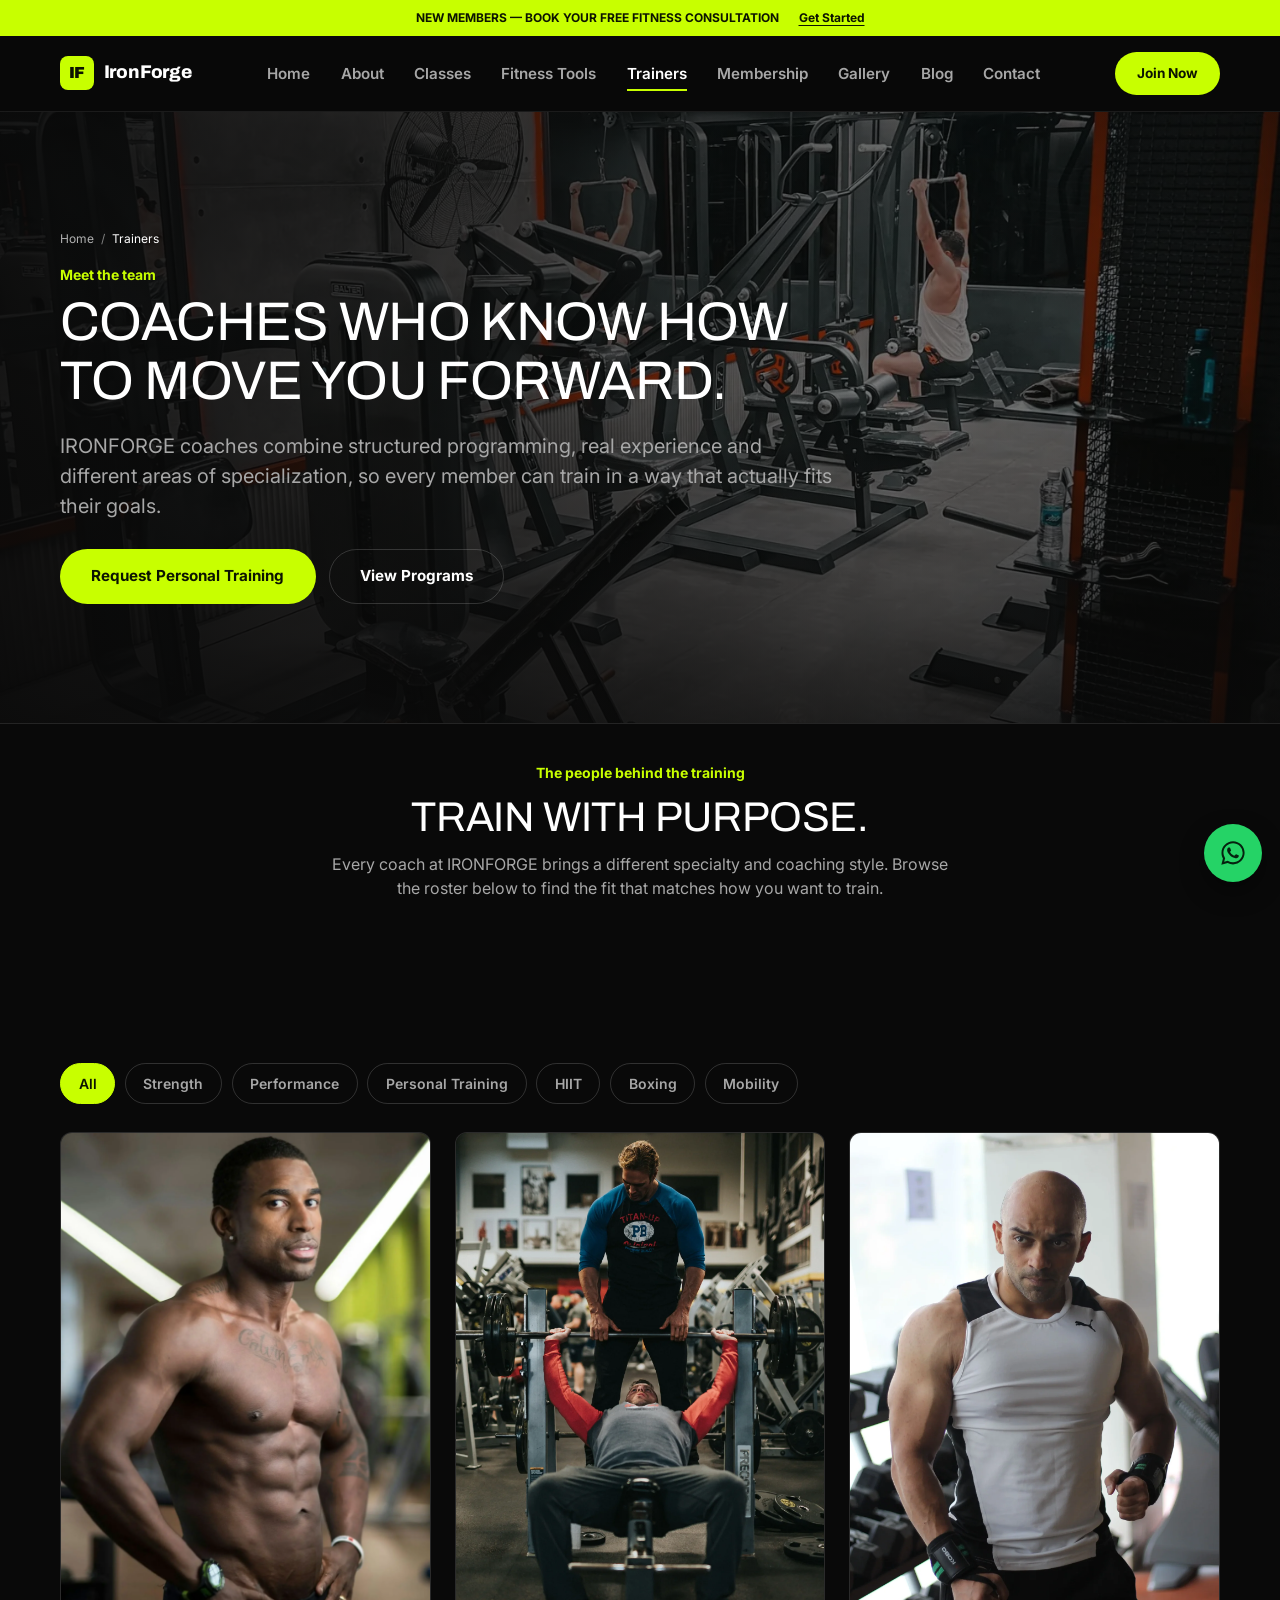
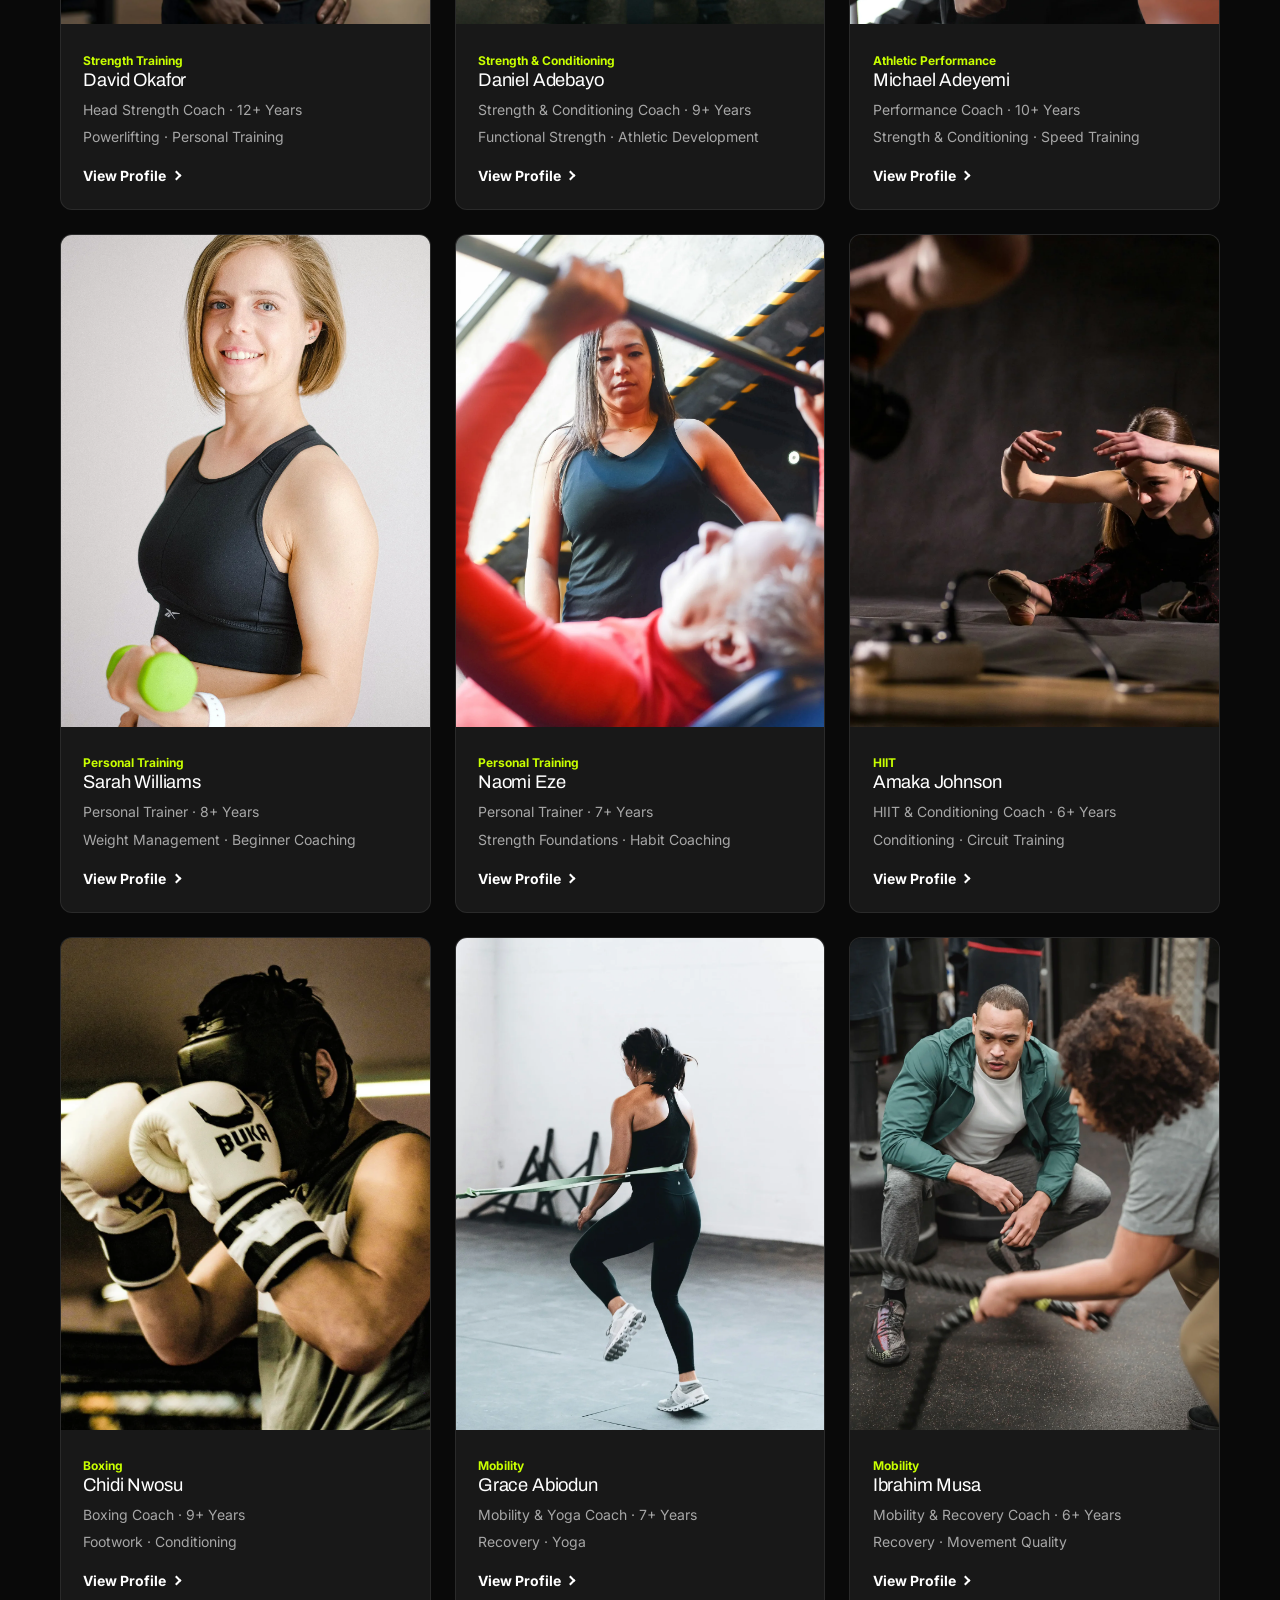
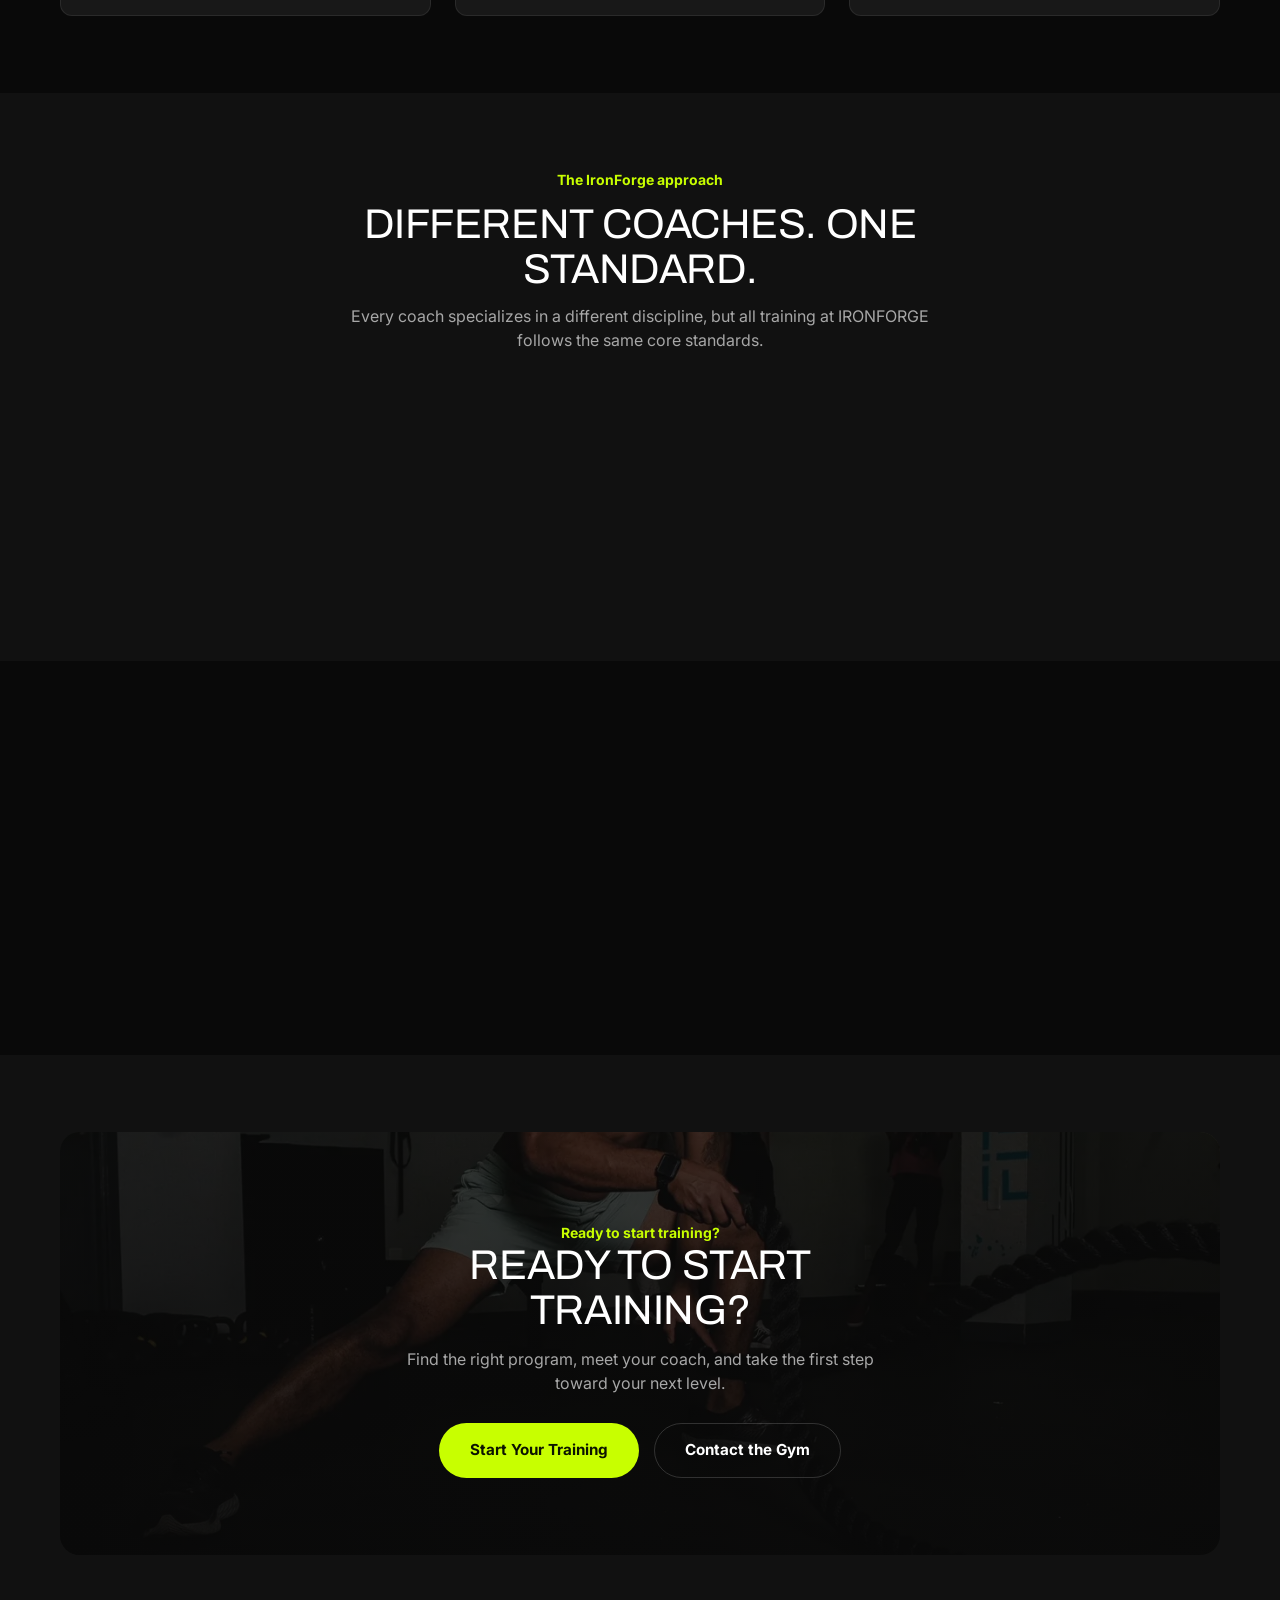
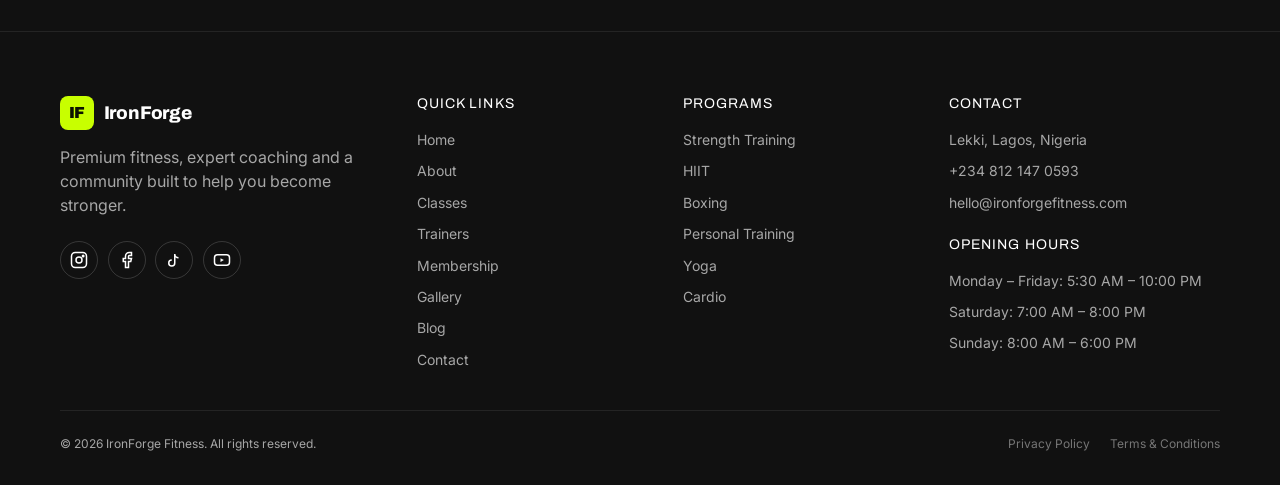
<file: trainers.html>
<!doctype html>
<html lang="en">
  <head>
    <meta charset="UTF-8" />
    <meta name="viewport" content="width=device-width, initial-scale=1.0" />
    <title>Trainers &amp; Coaches | IRONFORGE FITNESS Lagos</title>
    <meta
      name="description"
      content="Meet the 9-coach roster at IRONFORGE FITNESS in Lekki, Lagos, covering strength, performance, personal training, HIIT, boxing and mobility."
    />
    <link
      rel="canonical"
      href="https://www.ironforgefitness.com/trainers.html"
    />
    <meta name="theme-color" content="#090909" />
    <link
      rel="icon"
      href="data:image/svg+xml,<svg xmlns=%22http://www.w3.org/2000/svg%22 viewBox=%220 0 100 100%22><rect width=%22100%22 height=%22100%22 rx=%2220%22 fill=%22%23090909%22/><text x=%2250%22 y=%2266%22 font-size=%2260%22 font-family=%22Arial%22 font-weight=%22900%22 fill=%22%23c8ff00%22 text-anchor=%22middle%22>IF</text></svg>"
    />
    <!-- Open Graph -->
    <meta property="og:type" content="website" />
    <meta
      property="og:title"
      content="Trainers & Coaches | IRONFORGE FITNESS Lagos"
    />
    <meta
      property="og:description"
      content="Meet the personal training and fitness coaches at IRONFORGE FITNESS in Lekki, Lagos, specializing in strength, conditioning, HIIT, boxing and mobility."
    />
    <meta property="og:image" content="assets/images/hero/hero-main.jpg" />
    <meta
      property="og:url"
      content="https://www.ironforgefitness.com/trainers.html"
    />
    <!-- Twitter -->
    <meta name="twitter:card" content="summary_large_image" />
    <meta
      name="twitter:title"
      content="Trainers & Coaches | IRONFORGE FITNESS Lagos"
    />
    <meta
      name="twitter:description"
      content="Meet the personal training and fitness coaches at IRONFORGE FITNESS in Lekki, Lagos, specializing in strength, conditioning, HIIT, boxing and mobility."
    />
    <link rel="preconnect" href="https://fonts.googleapis.com" />
    <link rel="preconnect" href="https://fonts.gstatic.com" crossorigin />
    <link
      href="https://fonts.googleapis.com/css2?family=Archivo:wght@600;700;800;900&family=Inter:wght@400;500;600;700&display=swap"
      rel="stylesheet"
    />
    <link rel="stylesheet" href="css/reset.css" />
    <link rel="stylesheet" href="css/variables.css" />
    <link rel="stylesheet" href="css/base.css" />
    <link rel="stylesheet" href="css/layout.css" />
    <link rel="stylesheet" href="css/components.css" />
    <link rel="stylesheet" href="css/pages.css" />
    <link rel="stylesheet" href="css/responsive.css" />
  </head>
  <body>
    <a class="skip-link" href="#main">Skip to content</a>
    <div class="announcement">
      <div class="container announcement__inner">
        <span>NEW MEMBERS — BOOK YOUR FREE FITNESS CONSULTATION</span>
        <a class="announcement__cta" href="contact.html" data-v2-intake="free_trial">Get Started</a>
      </div>
    </div>

    <header class="site-header">
      <div class="container site-header__inner">
        <a
          href="index.html"
          class="brand"
          aria-label="IronForge Fitness — home"
        >
          <span class="brand__mark" aria-hidden="true">IF</span>
          <span data-gym-text="shortName">IronForge</span>
        </a>

        <nav class="main-nav" aria-label="Primary">
          <ul class="main-nav__list">
            <li><a class="main-nav__link" href="index.html">Home</a></li>
            <li><a class="main-nav__link" href="about.html">About</a></li>
            <li><a class="main-nav__link" href="classes.html">Classes</a></li>
            <li><a class="main-nav__link" href="fitness-tools.html">Fitness Tools</a></li>
            <li><a class="main-nav__link" href="trainers.html">Trainers</a></li>
            <li>
              <a class="main-nav__link" href="membership.html">Membership</a>
            </li>
            <li><a class="main-nav__link" href="gallery.html">Gallery</a></li>
            <li><a class="main-nav__link" href="blog.html">Blog</a></li>
            <li><a class="main-nav__link" href="contact.html">Contact</a></li>
          </ul>
        </nav>

        <div class="header-actions">
          <a href="membership.html" class="btn btn--primary btn--sm"
            >Join Now</a
          >
          <button
            class="nav-toggle"
            aria-expanded="false"
            aria-controls="mobile-menu"
            aria-label="Open menu"
          >
            <span></span><span></span><span></span>
          </button>
        </div>
      </div>
    </header>

    <div
      class="mobile-menu"
      id="mobile-menu"
      role="dialog"
      aria-modal="true"
      aria-label="Mobile menu"
    >
      <div class="mobile-menu__top">
        <a href="index.html" class="brand">
          <span class="brand__mark" aria-hidden="true">IF</span>
          <span data-gym-text="shortName">IronForge</span>
        </a>
        <button class="mobile-menu__close" aria-label="Close menu">
          &times;
        </button>
      </div>
      <ul class="mobile-menu__list">
        <li><a class="mobile-menu__link" href="index.html">Home</a></li>
        <li><a class="mobile-menu__link" href="about.html">About</a></li>
        <li><a class="mobile-menu__link" href="classes.html">Classes</a></li>
        <li><a class="mobile-menu__link" href="fitness-tools.html">Fitness Tools</a></li>
        <li><a class="mobile-menu__link" href="trainers.html">Trainers</a></li>
        <li>
          <a class="mobile-menu__link" href="membership.html">Membership</a>
        </li>
        <li><a class="mobile-menu__link" href="gallery.html">Gallery</a></li>
        <li><a class="mobile-menu__link" href="blog.html">Blog</a></li>
        <li><a class="mobile-menu__link" href="contact.html">Contact</a></li>
      </ul>
      <div class="mobile-menu__actions">
        <a href="membership.html" class="btn btn--primary btn--block"
          >Join Now</a
        >
        <a
          href=""
          data-gym-href="whatsappMessage"
          class="btn btn--whatsapp btn--block"
          target="_blank"
          rel="noopener"
          >Chat on WhatsApp</a
        >
        <p class="mobile-menu__contact">
          Lekki, Lagos ·
          <a href="" data-gym-href="phoneHref" data-gym-text="phone"
            >+234 800 000 0000</a
          >
        </p>
      </div>
    </div>

    <main id="main">
      <section class="page-hero page-hero--trainers">
        <div class="page-hero__bg">
          <img
            src="/assets/images/hero/H06.webp"
            alt="IronForge coach guiding a member through training"
          />
        </div>

        <div class="container page-hero__content">
          <nav
            class="breadcrumbs page-hero__breadcrumbs"
            aria-label="Breadcrumb"
          >
            <ul>
              <li>
                <a href="index.html">Home</a>
              </li>
              <li aria-hidden="true">/</li>
              <li aria-current="page">Trainers</li>
            </ul>
          </nav>

          <div class="page-hero__copy">
            <p class="eyebrow" data-reveal>Meet the team</p>

            <h1 data-reveal>COACHES WHO KNOW HOW TO MOVE YOU FORWARD.</h1>

            <p class="lead" data-reveal>
              IRONFORGE coaches combine structured programming, real experience
              and different areas of specialization, so every member can train
              in a way that actually fits their goals.
            </p>

            <div class="hero__actions" data-reveal>
              <a href="#personal-training-request" class="btn btn--primary" data-v2-intake="personal_training">
                Request Personal Training
              </a>

              <a href="classes.html" class="btn btn--outline">
                View Programs
              </a>
            </div>
          </div>
        </div>
      </section>

      <section class="section section--tight">
        <div class="container">
          <div class="section-head section-head--center" data-reveal>
            <p class="eyebrow">The people behind the training</p>
            <h2>TRAIN WITH PURPOSE.</h2>
            <p>
              Every coach at IRONFORGE brings a different specialty and coaching
              style. Browse the roster below to find the fit that matches how
              you want to train.
            </p>
          </div>
        </div>
      </section>

      <section class="section" id="trainer-directory">
        <div class="container">
          <div
            class="gallery-filters"
            data-filter-group="[data-trainers-grid]"
            data-trainer-filters
            data-reveal
          ></div>

          <div
            class="grid grid--3 trainer-directory-grid"
            data-trainers-grid
          ></div>
        </div>
      </section>

      <section class="section section--surface">
        <div class="container">
          <div class="section-head section-head--center" data-reveal>
            <p class="eyebrow">The IronForge approach</p>
            <h2>DIFFERENT COACHES. ONE STANDARD.</h2>
            <p>
              Every coach specializes in a different discipline, but all
              training at IRONFORGE follows the same core standards.
            </p>
          </div>
          <div class="values-grid" data-reveal>
            <div class="value-tile">
              <p class="value-tile__num">01</p>
              <h3>Structured Programming</h3>
              <p>Every session fits into a wider plan, not a random workout.</p>
            </div>
            <div class="value-tile">
              <p class="value-tile__num">02</p>
              <h3>Proper Technique</h3>
              <p>Form comes before intensity, every time, for every level.</p>
            </div>
            <div class="value-tile">
              <p class="value-tile__num">03</p>
              <h3>Progressive Improvement</h3>
              <p>Plans build week over week instead of staying static.</p>
            </div>
            <div class="value-tile">
              <p class="value-tile__num">04</p>
              <h3>Accountability</h3>
              <p>
                Coaches track progress and keep members honest and consistent.
              </p>
            </div>
          </div>
        </div>
      </section>

      <section class="section">
        <div class="container">
          <div class="section-head section-head--center" data-reveal>
            <p class="eyebrow">Not sure who to train with?</p>
            <h2>FIND THE RIGHT COACH.</h2>
          </div>
          <div class="grid grid--4" data-reveal>
            <a
              href="#trainer-directory"
              class="benefit"
              data-goal-filter="strength"
              style="display: block"
            >
              <h3>Get Stronger</h3>
              <p class="card__link" style="margin-top: 0.5rem">
                View Strength Coaches
              </p>
            </a>

            <a
              href="#trainer-directory"
              class="benefit"
              data-goal-filter="hiit"
              style="display: block"
            >
              <h3>Improve Conditioning</h3>
              <p class="card__link" style="margin-top: 0.5rem">
                View HIIT Coaches
              </p>
            </a>

            <a
              href="#trainer-directory"
              class="benefit"
              data-goal-filter="boxing"
              style="display: block"
            >
              <h3>Learn Boxing</h3>
              <p class="card__link" style="margin-top: 0.5rem">
                View Boxing Coaches
              </p>
            </a>

            <a
              href="#trainer-directory"
              class="benefit"
              data-goal-filter="personal"
              style="display: block"
            >
              <h3>Start Personal Training</h3>
              <p class="card__link" style="margin-top: 0.5rem">
                View Personal Trainers
              </p>
            </a>
          </div>
        </div>
      </section>

      <section class="section section--surface">
        <div class="container">
          <div class="cta-block" data-reveal>
            <div class="cta-block__bg">
              <img
                src="/assets/images/gallery/G07.webp"
                alt="Coach and member working together"
              />
            </div>
            <p class="eyebrow">Ready to start training?</p>
            <h2>READY TO START TRAINING?</h2>
            <p>
              Find the right program, meet your coach, and take the first step
              toward your next level.
            </p>
            <div class="cta-block__actions">
              <a href="membership.html" class="btn btn--primary"
                >Start Your Training</a
              >
              <a href="contact.html" class="btn btn--outline"
                >Contact the Gym</a
              >
            </div>
          </div>
        </div>
      </section>
    </main>

    <footer class="site-footer">
      <div class="container">
        <div class="footer-grid">
          <div class="footer-brand">
            <a href="index.html" class="brand">
              <span class="brand__mark" aria-hidden="true">IF</span>
              <span data-gym-text="shortName">IronForge</span>
            </a>
            <p data-gym-text="description">
              Premium fitness, expert coaching and a community built to help you
              become stronger.
            </p>
            <div class="footer-social">
              <a
                href=""
                data-gym-href="social"
                aria-label="Instagram"
                target="_blank"
                rel="noopener"
              >
                <svg
                  width="18"
                  height="18"
                  viewBox="0 0 24 24"
                  fill="none"
                  stroke="currentColor"
                  stroke-width="2"
                >
                  <rect x="2" y="2" width="20" height="20" rx="5" />
                  <circle cx="12" cy="12" r="4" />
                  <circle cx="17.5" cy="6.5" r="1" />
                </svg>
              </a>
              <a
                href="https://facebook.com/ironforgefitness"
                aria-label="Facebook"
                target="_blank"
                rel="noopener"
              >
                <svg
                  width="18"
                  height="18"
                  viewBox="0 0 24 24"
                  fill="none"
                  stroke="currentColor"
                  stroke-width="2"
                >
                  <path
                    d="M18 2h-3a5 5 0 0 0-5 5v3H7v4h3v8h4v-8h3l1-4h-4V7a1 1 0 0 1 1-1h3z"
                  />
                </svg>
              </a>
              <a
                href="https://tiktok.com/@ironforgefitness"
                aria-label="TikTok"
                target="_blank"
                rel="noopener"
              >
                <svg
                  width="18"
                  height="18"
                  viewBox="0 0 24 24"
                  fill="none"
                  stroke="currentColor"
                  stroke-width="2"
                >
                  <path d="M9 12a4 4 0 1 0 4 4V4a5 5 0 0 0 5 5" />
                </svg>
              </a>
              <a
                href="https://youtube.com/@ironforgefitness"
                aria-label="YouTube"
                target="_blank"
                rel="noopener"
              >
                <svg
                  width="18"
                  height="18"
                  viewBox="0 0 24 24"
                  fill="none"
                  stroke="currentColor"
                  stroke-width="2"
                >
                  <rect x="2" y="5" width="20" height="14" rx="4" />
                  <path
                    d="M10 9.5v5l4.5-2.5z"
                    fill="currentColor"
                    stroke="none"
                  />
                </svg>
              </a>
            </div>
          </div>

          <div class="footer-col">
            <h3>Quick Links</h3>
            <ul>
              <li><a href="index.html">Home</a></li>
              <li><a href="about.html">About</a></li>
              <li><a href="classes.html">Classes</a></li>
              <li><a href="trainers.html">Trainers</a></li>
              <li><a href="membership.html">Membership</a></li>
              <li><a href="gallery.html">Gallery</a></li>
              <li><a href="blog.html">Blog</a></li>
              <li><a href="contact.html">Contact</a></li>
            </ul>
          </div>

          <div class="footer-col">
            <h3>Programs</h3>
            <ul>
              <li><a href="classes.html">Strength Training</a></li>
              <li><a href="classes.html">HIIT</a></li>
              <li><a href="classes.html">Boxing</a></li>
              <li><a href="classes.html">Personal Training</a></li>
              <li><a href="classes.html">Yoga</a></li>
              <li><a href="classes.html">Cardio</a></li>
            </ul>
          </div>

          <div class="footer-col">
            <h3>Contact</h3>
            <ul>
              <li data-gym-text="location">Lekki, Lagos, Nigeria</li>
              <li>
                <a href="" data-gym-href="phoneHref" data-gym-text="phone"
                  >+234 800 000 0000</a
                >
              </li>
              <li>
                <a href="" data-gym-href="email" data-gym-text="email"
                  >hello@ironforgefitness.com</a
                >
              </li>
            </ul>
            <h3 style="margin-top: 1.5rem">Opening Hours</h3>
            <ul>
              <li>Monday – Friday: 5:30 AM – 10:00 PM</li>
              <li>Saturday: 7:00 AM – 8:00 PM</li>
              <li>Sunday: 8:00 AM – 6:00 PM</li>
            </ul>
          </div>
        </div>

        <div class="footer-bottom">
          <p>
            &copy; <span data-current-year>2026</span> IronForge Fitness. All
            rights reserved.
          </p>
          <div class="footer-bottom-links">
            <a href="#">Privacy Policy</a>
            <a href="#">Terms &amp; Conditions</a>
          </div>
        </div>
      </div>
    </footer>

    <a
      href=""
      data-gym-href="whatsappMessage"
      class="whatsapp-float"
      target="_blank"
      rel="noopener"
      aria-label="Chat with us on WhatsApp"
    >
      <svg viewBox="0 0 24 24" fill="currentColor" aria-hidden="true">
        <path
          d="M12.04 2C6.58 2 2.13 6.45 2.13 11.91c0 1.75.46 3.39 1.26 4.81L2 22l5.42-1.42a9.87 9.87 0 0 0 4.62 1.18h.01c5.46 0 9.91-4.45 9.91-9.91S17.5 2 12.04 2zm0 18.03h-.01a8.2 8.2 0 0 1-4.18-1.15l-.3-.18-3.12.82.83-3.04-.2-.31a8.2 8.2 0 0 1-1.26-4.36c0-4.53 3.69-8.22 8.24-8.22 2.2 0 4.27.86 5.83 2.42a8.18 8.18 0 0 1 2.41 5.82c0 4.54-3.69 8.2-8.24 8.2zm4.51-6.16c-.25-.12-1.47-.72-1.7-.81-.23-.08-.39-.12-.56.13-.17.24-.64.8-.78.97-.14.16-.29.18-.53.06-.25-.12-1.05-.39-2-1.23-.74-.66-1.24-1.47-1.39-1.72-.14-.24-.02-.38.11-.5.11-.11.25-.29.37-.43.12-.14.16-.25.25-.41.08-.16.04-.31-.02-.43-.06-.12-.56-1.35-.77-1.85-.2-.48-.41-.42-.56-.43h-.48c-.16 0-.43.06-.66.3-.23.24-.86.84-.86 2.05s.88 2.38 1 2.55c.12.16 1.73 2.64 4.19 3.7.59.25 1.04.4 1.4.51.59.19 1.12.16 1.55.1.47-.07 1.47-.6 1.68-1.18.21-.58.21-1.08.15-1.18-.06-.1-.23-.16-.48-.28z"
        />
      </svg>
    </a>

    <button class="back-to-top" aria-label="Back to top">
      <svg
        width="18"
        height="18"
        viewBox="0 0 24 24"
        fill="none"
        stroke="currentColor"
        stroke-width="2.5"
      >
        <path d="M12 19V5M5 12l7-7 7 7" />
      </svg>
    </button>

    <script src="js/config.js"></script>
    <script src="js/navigation.js"></script>
    <script src="js/trainers-data.js"></script>
    <script src="js/trainers-render.js"></script>
    <script src="js/trainers-detail-render.js"></script>
    <script src="js/filters.js"></script>
    <script src="js/main.js"></script>
    <script src="js/v2/backend-config.js"></script>
  <script src="js/v2/api.js"></script>
  <script src="js/v2/intake.js"></script>
</body>
</html>
</file>
<file: css/variables.css>
/* ==========================================================================
   DESIGN TOKENS — edit this file to re-skin the entire template
   ========================================================================== */
:root {
  /* ---- Brand color system ---- */
  --color-bg: #090909;
  --color-surface: #111111;
  --color-card: #181818;
  --color-card-hover: #1e1e1e;
  --color-border: rgba(255, 255, 255, 0.08);
  --color-border-strong: rgba(255, 255, 255, 0.16);

  --color-text: #ffffff;
  --color-muted: #a7a7a7;
  --color-muted-dim: #767676;

  --color-accent: #c8ff00;
  --color-accent-dim: #9fcb00;
  --color-accent-ink: #0c1400; /* text placed on top of accent */

  --color-success: #4ade80;
  --color-danger: #ff5c5c;

  /* ---- Type ---- */
  --font-display: "Archivo", "Helvetica Neue", Arial, sans-serif;
  --font-body: "Inter", "Helvetica Neue", Arial, sans-serif;

  --fs-hero: clamp(2.6rem, 6vw + 1rem, 5.6rem);
  --fs-h1: clamp(2.2rem, 4vw + 1rem, 3.4rem);
  --fs-h2: clamp(1.8rem, 2.6vw + 1rem, 2.6rem);
  --fs-h3: clamp(1.3rem, 1.4vw + 1rem, 1.6rem);
  --fs-lead: clamp(1.05rem, 0.6vw + 0.9rem, 1.25rem);
  --fs-body: 1rem;
  --fs-small: 0.875rem;
  --fs-tiny: 0.75rem;

  /* ---- Layout ---- */
  --container-width: 1200px;
  --container-pad: 1.25rem;
  --section-pad-y: clamp(3.5rem, 6vw, 6.5rem);

  /* ---- Radius ---- */
  --radius-sm: 6px;
  --radius-md: 12px;
  --radius-lg: 20px;
  --radius-pill: 999px;

  /* ---- Motion ---- */
  --transition: 240ms cubic-bezier(0.4, 0, 0.2, 1);
  --transition-slow: 500ms cubic-bezier(0.4, 0, 0.2, 1);

  /* ---- Shadow ---- */
  --shadow-card: 0 12px 30px rgba(0, 0, 0, 0.45);
  --shadow-lift: 0 20px 45px rgba(0, 0, 0, 0.55);

  /* ---- Z-index scale ---- */
  --z-header: 100;
  --z-menu: 200;
  --z-whatsapp: 150;
  --z-lightbox: 300;
  --z-toast: 400;
}
</file>
<file: css/base.css>
/* ==========================================================================
   BASE — typography, links, forms, global element defaults
   ========================================================================== */

body {
  background-color: var(--color-bg);
  color: var(--color-text);
  font-family: var(--font-body);
  font-size: var(--fs-body);
}

h1, h2, h3, h4 {
  font-family: var(--font-display);
  letter-spacing: -0.01em;
  line-height: 1.08;
}

h1 { font-size: var(--fs-h1); }
h2 { font-size: var(--fs-h2); }
h3 { font-size: var(--fs-h3); }

p {
  color: var(--color-muted);
  max-width: 62ch;
}

strong { color: var(--color-text); }

::selection {
  background: var(--color-accent);
  color: var(--color-accent-ink);
}

a {
  transition: color var(--transition);
}

/* Focus visibility for keyboard users */
a:focus-visible,
button:focus-visible,
input:focus-visible,
textarea:focus-visible,
select:focus-visible,
[tabindex]:focus-visible {
  outline: 2px solid var(--color-accent);
  outline-offset: 3px;
  border-radius: var(--radius-sm);
}

/* Forms */
label {
  display: block;
  font-size: var(--fs-small);
  color: var(--color-text);
  margin-bottom: 0.4rem;
  font-weight: 600;
}

input,
textarea,
select {
  width: 100%;
  background: var(--color-surface);
  border: 1px solid var(--color-border-strong);
  border-radius: var(--radius-sm);
  padding: 0.85rem 1rem;
  color: var(--color-text);
  font-size: var(--fs-body);
  transition: border-color var(--transition), background var(--transition);
}

input::placeholder,
textarea::placeholder {
  color: var(--color-muted-dim);
}

input:focus,
textarea:focus,
select:focus {
  border-color: var(--color-accent);
  background: #141414;
}

textarea {
  resize: vertical;
  min-height: 140px;
}

/* Scrollbar (progressive enhancement, webkit only) */
::-webkit-scrollbar { width: 10px; height: 10px; }
::-webkit-scrollbar-track { background: var(--color-bg); }
::-webkit-scrollbar-thumb { background: #2a2a2a; border-radius: var(--radius-pill); }
::-webkit-scrollbar-thumb:hover { background: #3a3a3a; }

/* Utility: visually hidden but accessible */
.visually-hidden {
  position: absolute !important;
  width: 1px; height: 1px;
  padding: 0; margin: -1px;
  overflow: hidden;
  clip: rect(0, 0, 0, 0);
  white-space: nowrap;
  border: 0;
}

/* Utility: skip link */
.skip-link {
  position: absolute;
  top: -100px;
  left: 1rem;
  background: var(--color-accent);
  color: var(--color-accent-ink);
  padding: 0.75rem 1.25rem;
  border-radius: var(--radius-sm);
  z-index: 1000;
  font-weight: 700;
  transition: top var(--transition);
}
.skip-link:focus {
  top: 1rem;
}

/* Scroll reveal base state */
[data-reveal] {
  opacity: 0;
  transform: translateY(24px);
  transition: opacity 700ms ease, transform 700ms ease;
}
[data-reveal].is-visible {
  opacity: 1;
  transform: translateY(0);
}
@media (prefers-reduced-motion: reduce) {
  [data-reveal] {
    opacity: 1;
    transform: none;
    transition: none;
  }
}
</file>
<file: css/layout.css>
/* ==========================================================================
   LAYOUT — containers, grid scaffolding, header/footer structure
   ========================================================================== */

.container {
  width: 100%;
  max-width: var(--container-width);
  margin-inline: auto;
  padding-inline: var(--container-pad);
}

.section {
  padding-block: var(--section-pad-y);
}

.section--tight { padding-block: clamp(2rem, 3vw, 3rem); }
.section--surface { background: var(--color-surface); }

.section-head {
  display: flex;
  flex-direction: column;
  gap: 0.75rem;
  margin-bottom: clamp(2rem, 4vw, 3rem);
  max-width: 640px;
}
.section-head--split {
  flex-direction: row;
  align-items: flex-end;
  justify-content: space-between;
  max-width: none;
}
.section-head--center {
  max-width: 640px;
  margin-inline: auto;
  text-align: center;
  align-items: center;
}

.eyebrow {
  color: var(--color-accent);
  font-weight: 700;
  font-size: var(--fs-small);
}

/* ---- Announcement bar ---- */
.announcement {
  background: var(--color-accent);
  color: var(--color-accent-ink);
}
.announcement__inner {
  display: flex;
  flex-wrap: wrap;
  align-items: center;
  justify-content: center;
  gap: 0.5rem 1.25rem;
  padding-block: 0.55rem;
  text-align: center;
  font-size: var(--fs-tiny);
  font-weight: 700;
}
.announcement__cta {
  text-decoration: underline;
  text-underline-offset: 3px;
  white-space: nowrap;
}

/* ---- Header ---- */
.site-header {
  position: sticky;
  top: 0;
  z-index: var(--z-header);
  background: rgba(9, 9, 9, 0.88);
  backdrop-filter: blur(10px);
  border-bottom: 1px solid var(--color-border);
  transition: background var(--transition);
}
.site-header__inner {
  display: flex;
  align-items: center;
  justify-content: space-between;
  gap: 1rem;
  padding-block: 1rem;
}

.brand {
  display: flex;
  align-items: center;
  gap: 0.6rem;
  font-family: var(--font-display);
  font-weight: 800;
  font-size: 1.15rem;
  letter-spacing: -0.01em;
}
.brand__mark {
  width: 34px;
  height: 34px;
  border-radius: 8px;
  background: var(--color-accent);
  color: var(--color-accent-ink);
  display: flex;
  align-items: center;
  justify-content: center;
  font-weight: 900;
  font-size: 1rem;
}

.main-nav {
  display: none;
}
.main-nav__list {
  display: flex;
  align-items: center;
  gap: 1.9rem;
}
.main-nav__link {
  font-size: 0.95rem;
  font-weight: 600;
  color: var(--color-muted);
  position: relative;
  padding-block: 0.25rem;
}
.main-nav__link:hover,
.main-nav__link:focus-visible {
  color: var(--color-text);
}
.main-nav__link::after {
  content: "";
  position: absolute;
  left: 0;
  bottom: -4px;
  width: 0;
  height: 2px;
  background: var(--color-accent);
  transition: width var(--transition);
}
.main-nav__link:hover::after,
.main-nav__link[aria-current="page"]::after {
  width: 100%;
}
.main-nav__link[aria-current="page"] {
  color: var(--color-text);
}

.header-actions {
  display: flex;
  align-items: center;
  gap: 0.75rem;
}

/* ---- Mobile nav toggle ---- */
.nav-toggle {
  display: flex;
  flex-direction: column;
  justify-content: center;
  gap: 5px;
  width: 42px;
  height: 42px;
  border-radius: var(--radius-sm);
  border: 1px solid var(--color-border-strong);
}
.nav-toggle span {
  display: block;
  width: 20px;
  height: 2px;
  margin-inline: auto;
  background: var(--color-text);
  transition: transform var(--transition), opacity var(--transition);
}
.nav-toggle[aria-expanded="true"] span:nth-child(1) {
  transform: translateY(7px) rotate(45deg);
}
.nav-toggle[aria-expanded="true"] span:nth-child(2) {
  opacity: 0;
}
.nav-toggle[aria-expanded="true"] span:nth-child(3) {
  transform: translateY(-7px) rotate(-45deg);
}

/* ---- Mobile menu panel ---- */
.mobile-menu {
  position: fixed;
  inset: 0;
  z-index: var(--z-menu);
  background: var(--color-bg);
  padding: 1.25rem var(--container-pad) 2rem;
  transform: translateX(100%);
  transition: transform var(--transition-slow);
  display: flex;
  flex-direction: column;
  overflow-y: auto;
}
.mobile-menu.is-open {
  transform: translateX(0);
}
.mobile-menu__top {
  display: flex;
  align-items: center;
  justify-content: space-between;
  margin-bottom: 2rem;
}
.mobile-menu__close {
  width: 42px;
  height: 42px;
  border-radius: var(--radius-sm);
  border: 1px solid var(--color-border-strong);
  font-size: 1.3rem;
  line-height: 1;
}
.mobile-menu__list {
  display: flex;
  flex-direction: column;
  gap: 0.25rem;
  margin-bottom: 2rem;
}
.mobile-menu__link {
  display: block;
  padding: 0.9rem 0.25rem;
  font-family: var(--font-display);
  font-size: 1.6rem;
  font-weight: 700;
  border-bottom: 1px solid var(--color-border);
  color: var(--color-text);
}
.mobile-menu__link[aria-current="page"] {
  color: var(--color-accent);
}
.mobile-menu__actions {
  margin-top: auto;
  display: flex;
  flex-direction: column;
  gap: 0.75rem;
}
.mobile-menu__contact {
  color: var(--color-muted);
  font-size: var(--fs-small);
}
body.menu-open {
  overflow: hidden;
}

@media (min-width: 960px) {
  .main-nav { display: block; }
  .nav-toggle { display: none; }
  .mobile-menu { display: none; }
}

/* ---- Footer ---- */
.site-footer {
  background: var(--color-surface);
  border-top: 1px solid var(--color-border);
  padding-block: clamp(3rem, 5vw, 5rem) 2rem;
}
.footer-grid {
  display: grid;
  gap: 2.5rem;
  grid-template-columns: 1fr;
  padding-bottom: 2.5rem;
}
.footer-brand p {
  margin-top: 0.9rem;
  max-width: 32ch;
}
.footer-social {
  display: flex;
  gap: 0.6rem;
  margin-top: 1.5rem;
}
.footer-social a {
  width: 38px;
  height: 38px;
  border-radius: var(--radius-pill);
  border: 1px solid var(--color-border-strong);
  display: flex;
  align-items: center;
  justify-content: center;
  transition: border-color var(--transition), color var(--transition);
}
.footer-social a:hover {
  border-color: var(--color-accent);
  color: var(--color-accent);
}
.footer-col h3 {
  font-size: var(--fs-small);
  text-transform: uppercase;
  letter-spacing: 0.08em;
  color: var(--color-text);
  margin-bottom: 1.1rem;
}
.footer-col ul {
  display: flex;
  flex-direction: column;
  gap: 0.65rem;
}
.footer-col a,
.footer-col li {
  color: var(--color-muted);
  font-size: var(--fs-small);
}
.footer-col a:hover {
  color: var(--color-accent);
}
.footer-bottom {
  border-top: 1px solid var(--color-border);
  padding-top: 1.5rem;
  display: flex;
  flex-wrap: wrap;
  gap: 1rem;
  align-items: center;
  justify-content: space-between;
  font-size: var(--fs-tiny);
  color: var(--color-muted-dim);
}
.footer-bottom-links {
  display: flex;
  gap: 1.25rem;
}
.footer-bottom-links a:hover { color: var(--color-accent); }

@media (min-width: 640px) {
  .footer-grid { grid-template-columns: repeat(2, 1fr); }
}
@media (min-width: 960px) {
  .footer-grid { grid-template-columns: 1.4fr 1fr 1fr 1.2fr; }
}

/* ---- Page hero (interior pages) ---- */
.page-hero {
  position: relative;
  padding-block: clamp(3.5rem, 8vw, 6rem) clamp(2.5rem, 5vw, 4rem);
  background: linear-gradient(180deg, var(--color-surface), var(--color-bg));
  border-bottom: 1px solid var(--color-border);
  overflow: hidden;
}

.page-hero__bg {
  position: absolute;
  inset: 0;
  z-index: 0;
}

.page-hero__bg img {
  width: 100%;
  height: 100%;
  object-fit: cover;

  /* Increased from 0.28 so the actual image is visible */
  opacity: 0.65;
}

.page-hero__bg::after {
  content: "";
  position: absolute;
  inset: 0;

  /*
   * Lighter overlay:
   * keeps text readable while allowing the hero image
   * to remain clearly visible.
   */
  background: linear-gradient(
    180deg,
    rgba(9, 9, 9, 0.20) 0%,
    rgba(9, 9, 9, 0.30) 55%,
    rgba(9, 9, 9, 0.58) 100%
  );
}

.page-hero__content {
  position: relative;
  z-index: 1;
}

.page-hero p.lead {
  font-size: var(--fs-lead);
  color: var(--color-muted);
  margin-top: 1rem;
  max-width: 60ch;
}
.page-hero__content {
  position: relative;
  z-index: 1;
}
.page-hero p.lead {
  font-size: var(--fs-lead);
  color: var(--color-muted);
  margin-top: 1rem;
  max-width: 60ch;
}

/* ---- Breadcrumbs ---- */
.breadcrumbs {
  display: flex;
  flex-wrap: wrap;
  gap: 0.4rem;
  font-size: var(--fs-tiny);
  color: var(--color-muted-dim);
  margin-bottom: 1.25rem;
}
.breadcrumbs a { color: var(--color-muted); }
.breadcrumbs a:hover { color: var(--color-accent); }
.breadcrumbs li[aria-current] { color: var(--color-text); }

/* ---- Generic grids ---- */
.grid {
  display: grid;
  gap: 1.5rem;
}
.grid--2 { grid-template-columns: repeat(1, 1fr); }
.grid--3 { grid-template-columns: repeat(1, 1fr); }
.grid--4 { grid-template-columns: repeat(1, 1fr); }

@media (min-width: 640px) {
  .grid--2 { grid-template-columns: repeat(2, 1fr); }
  .grid--4 { grid-template-columns: repeat(2, 1fr); }
}
@media (min-width: 900px) {
  .grid--3 { grid-template-columns: repeat(3, 1fr); }
  .grid--4 { grid-template-columns: repeat(4, 1fr); }
}

/* ---- Two column layout (image + text) ---- */
.split {
  display: grid;
  gap: 2.5rem;
  align-items: center;
}
@media (min-width: 900px) {
  .split { grid-template-columns: 1fr 1fr; gap: 4rem; }
  .split--reverse { direction: rtl; }
  .split--reverse > * { direction: ltr; }
}
</file>
<file: css/components.css>
/* ==========================================================================
   COMPONENTS — buttons, cards, CTAs, and reusable UI patterns
   ========================================================================== */

/* ---- Buttons ---- */
.btn {
  display: inline-flex;
  align-items: center;
  justify-content: center;
  gap: 0.5rem;
  padding: 0.95rem 1.9rem;
  border-radius: var(--radius-pill);
  font-weight: 700;
  font-size: 0.95rem;
  font-family: var(--font-body);
  white-space: nowrap;
  transition: transform var(--transition), background var(--transition), color var(--transition), border-color var(--transition);
  border: 1px solid transparent;
}
.btn:active { transform: scale(0.97); }

.btn--primary {
  background: var(--color-accent);
  color: var(--color-accent-ink);
}
.btn--primary:hover { background: var(--color-accent-dim); }

.btn--outline {
  border-color: var(--color-border-strong);
  color: var(--color-text);
}
.btn--outline:hover {
  border-color: var(--color-accent);
  color: var(--color-accent);
}

.btn--ghost {
  color: var(--color-text);
  padding-inline: 0.25rem;
  border-radius: 0;
  font-weight: 600;
  gap: 0.4rem;
}
.btn--ghost::after {
  content: "";
  width: 8px;
  height: 8px;
  border-top: 2px solid currentColor;
  border-right: 2px solid currentColor;
  transform: rotate(45deg);
  transition: transform var(--transition);
}
.btn--ghost:hover::after { transform: rotate(45deg) translate(2px, -2px); }
.btn--ghost:hover { color: var(--color-accent); }

.btn--sm { padding: 0.65rem 1.3rem; font-size: 0.85rem; }
.btn--block { width: 100%; }

.btn--whatsapp {
  background: #25D366;
  color: #06210f;
}
.btn--whatsapp:hover { background: #1fb757; }

/* ---- Cards (generic base) ---- */
.card {
  background: var(--color-card);
  border: 1px solid var(--color-border);
  border-radius: var(--radius-md);
  overflow: hidden;
  transition: border-color var(--transition), transform var(--transition), background var(--transition);
}
.card:hover {
  border-color: var(--color-border-strong);
  background: var(--color-card-hover);
}
.card__media {
  position: relative;
  aspect-ratio: 4/3;
  overflow: hidden;
  background: var(--color-surface);
}
.card__media img {
  width: 100%;
  height: 100%;
  object-fit: cover;
  transition: transform var(--transition-slow);
}
.card:hover .card__media img { transform: scale(1.06); }
.card__body {
  padding: 1.4rem;
}
.card__tag {
  display: inline-block;
  font-size: var(--fs-tiny);
  font-weight: 700;
  color: var(--color-accent);
  margin-bottom: 0.5rem;
}
.card__title {
  font-family: var(--font-display);
  font-size: 1.15rem;
  margin-bottom: 0.5rem;
}
.card__desc {
  font-size: var(--fs-small);
  margin-bottom: 1rem;
}
.card__link {
  font-size: var(--fs-small);
  font-weight: 700;
  color: var(--color-text);
  display: inline-flex;
  align-items: center;
  gap: 0.4rem;
}
.card__link::after {
  content: "";
  width: 7px; height: 7px;
  border-top: 2px solid currentColor;
  border-right: 2px solid currentColor;
  transform: rotate(45deg);
}
.card:hover .card__link { color: var(--color-accent); }

/* ---- Program / Class cards ---- */
.program-card__media { aspect-ratio: 3/4; }

/* ---- Stats strip ---- */
.stats-strip {
  border-top: 1px solid var(--color-border);
  border-bottom: 1px solid var(--color-border);
}
.stats-strip__grid {
  display: grid;
  grid-template-columns: repeat(2, 1fr);
}
.stat {
  padding: 1.75rem 1rem;
  text-align: center;
  border-right: 1px solid var(--color-border);
}
.stat:nth-child(2n) { border-right: none; }
.stat__num {
  font-family: var(--font-display);
  font-size: clamp(1.8rem, 3vw, 2.6rem);
  font-weight: 800;
  color: var(--color-accent);
}
.stat__label {
  color: var(--color-muted);
  font-size: var(--fs-small);
  margin-top: 0.25rem;
}
@media (min-width: 720px) {
  .stats-strip__grid { grid-template-columns: repeat(4, 1fr); }
  .stat:nth-child(2n) { border-right: 1px solid var(--color-border); }
  .stat:nth-child(4n) { border-right: none; }
}

/* ---- Benefit / value tiles ---- */
.benefit {
  padding: 1.75rem;
  border: 1px solid var(--color-border);
  border-radius: var(--radius-md);
  background: var(--color-surface);
}
.benefit__icon {
  width: 46px; height: 46px;
  border-radius: var(--radius-sm);
  background: rgba(200,255,0,0.1);
  color: var(--color-accent);
  display: flex; align-items: center; justify-content: center;
  margin-bottom: 1.1rem;
}
.benefit h3 { margin-bottom: 0.5rem; font-size: 1.05rem; }
.benefit p { font-size: var(--fs-small); }

/* ---- Timetable (weekly schedule) ---- */
.timetable {
  border: 1px solid var(--color-border);
  border-radius: var(--radius-md);
  overflow: hidden;
}
.timetable table { font-size: var(--fs-small); }
.timetable th {
  background: var(--color-surface);
  color: var(--color-muted);
  text-align: left;
  padding: 0.9rem 1rem;
  font-weight: 700;
  border-bottom: 1px solid var(--color-border);
}
.timetable td {
  padding: 0.9rem 1rem;
  border-bottom: 1px solid var(--color-border);
  color: var(--color-text);
}
.timetable tr:last-child td { border-bottom: none; }
.timetable .slot-time { color: var(--color-accent); font-weight: 700; white-space: nowrap; }
.timetable-desktop { display: none; }
.timetable-mobile { display: flex; flex-direction: column; gap: 1rem; }
.day-card {
  border: 1px solid var(--color-border);
  border-radius: var(--radius-md);
  overflow: hidden;
  background: var(--color-surface);
}
.day-card__head {
  padding: 0.9rem 1.1rem;
  background: var(--color-card);
  font-family: var(--font-display);
  font-weight: 700;
  border-bottom: 1px solid var(--color-border);
}
.day-card__row {
  display: flex;
  justify-content: space-between;
  gap: 1rem;
  padding: 0.85rem 1.1rem;
  border-bottom: 1px solid var(--color-border);
  font-size: var(--fs-small);
}
.day-card__row:last-child { border-bottom: none; }
.day-card__row .slot-time { color: var(--color-accent); font-weight: 700; }
@media (min-width: 860px) {
  .timetable-desktop { display: block; }
  .timetable-mobile { display: none; }
}

/* ---- Membership cards ---- */
.plan-card {
  position: relative;
  border: 1px solid var(--color-border);
  border-radius: var(--radius-lg);
  background: var(--color-card);
  padding: 2rem 1.75rem;
  display: flex;
  flex-direction: column;
  gap: 1.4rem;
  transition: border-color var(--transition), transform var(--transition);
}
.plan-card:hover { transform: translateY(-4px); }
.plan-card--featured {
  border-color: var(--color-accent);
  background: linear-gradient(180deg, rgba(200,255,0,0.07), var(--color-card) 40%);
}
.plan-card__badge {
  position: absolute;
  top: -13px;
  left: 1.75rem;
  background: var(--color-accent);
  color: var(--color-accent-ink);
  font-size: var(--fs-tiny);
  font-weight: 800;
  padding: 0.3rem 0.8rem;
  border-radius: var(--radius-pill);
}
.plan-card__name {
  font-family: var(--font-display);
  font-size: 1.05rem;
  color: var(--color-muted);
  font-weight: 700;
}
.plan-card__price {
  font-family: var(--font-display);
  font-size: 2.2rem;
  font-weight: 800;
}
.plan-card__price span {
  font-size: var(--fs-small);
  color: var(--color-muted);
  font-weight: 500;
}
.plan-card__list { display: flex; flex-direction: column; gap: 0.65rem; }
.plan-card__list li {
  display: flex;
  gap: 0.6rem;
  align-items: flex-start;
  font-size: var(--fs-small);
  color: var(--color-muted);
}
.plan-card__list li::before {
  content: "";
  flex-shrink: 0;
  width: 16px; height: 16px;
  margin-top: 0.15rem;
  border-radius: 50%;
  background: rgba(200,255,0,0.15);
  border: 1px solid var(--color-accent);
}

/* ---- Trainer cards ---- */
.trainer-card__media { aspect-ratio: 3/4; }
.trainer-card__specialty { color: var(--color-accent); font-size: var(--fs-tiny); font-weight: 700; }

/* ---- Testimonials ---- */
.testimonial {
  padding: 1.9rem;
  border: 1px solid var(--color-border);
  border-radius: var(--radius-md);
  background: var(--color-surface);
  display: flex;
  flex-direction: column;
  gap: 1.1rem;
}
.testimonial__quote {
  font-family: var(--font-display);
  font-size: 1.05rem;
  color: var(--color-text);
  line-height: 1.45;
}
.testimonial__author { font-size: var(--fs-small); font-weight: 700; }
.testimonial__goal { font-size: var(--fs-tiny); color: var(--color-muted); }

/* ---- Gallery ---- */
.gallery-filters {
  display: flex;
  flex-wrap: wrap;
  gap: 0.6rem;
  margin-bottom: 1.75rem;
}
.filter-btn {
  padding: 0.55rem 1.1rem;
  border-radius: var(--radius-pill);
  border: 1px solid var(--color-border-strong);
  font-size: var(--fs-small);
  font-weight: 600;
  color: var(--color-muted);
  transition: border-color var(--transition), color var(--transition), background var(--transition);
}
.filter-btn:hover { color: var(--color-text); }
.filter-btn.is-active {
  background: var(--color-accent);
  border-color: var(--color-accent);
  color: var(--color-accent-ink);
}
.gallery-grid {
  display: grid;
  grid-template-columns: repeat(2, 1fr);
  gap: 0.9rem;
}
.gallery-item {
  border-radius: var(--radius-md);
  overflow: hidden;
  aspect-ratio: 1/1;
  border: 1px solid var(--color-border);
  position: relative;
}
.gallery-item:nth-child(3n+1) { aspect-ratio: 4/5; }
.gallery-item img { width: 100%; height: 100%; object-fit: cover; transition: transform var(--transition-slow); }
.gallery-item:hover img { transform: scale(1.08); }
.gallery-item[hidden] { display: none; }
@media (min-width: 640px) {
  .gallery-grid { grid-template-columns: repeat(3, 1fr); }
}
@media (min-width: 960px) {
  .gallery-grid { grid-template-columns: repeat(4, 1fr); }
}

/* ---- Lightbox ---- */
.lightbox {
  position: fixed;
  inset: 0;
  z-index: var(--z-lightbox);
  background: rgba(0,0,0,0.92);
  display: none;
  align-items: center;
  justify-content: center;
  padding: 1.5rem;
}
.lightbox.is-open { display: flex; }
.lightbox__frame { position: relative; max-width: 900px; width: 100%; }
.lightbox__frame img {
  width: 100%;
  max-height: 78vh;
  object-fit: contain;
  border-radius: var(--radius-md);
}
.lightbox__close {
  position: absolute;
  top: -3rem;
  right: 0;
  width: 42px; height: 42px;
  border-radius: 50%;
  border: 1px solid var(--color-border-strong);
  color: var(--color-text);
  font-size: 1.3rem;
}
.lightbox__nav {
  position: absolute;
  top: 50%;
  transform: translateY(-50%);
  width: 46px; height: 46px;
  border-radius: 50%;
  background: rgba(255,255,255,0.08);
  border: 1px solid var(--color-border-strong);
  display: flex; align-items: center; justify-content: center;
}
.lightbox__nav:hover { border-color: var(--color-accent); color: var(--color-accent); }
.lightbox__prev { left: -1.2rem; }
.lightbox__next { right: -1.2rem; }
@media (max-width: 640px) {
  .lightbox__prev { left: 0.25rem; }
  .lightbox__next { right: 0.25rem; }
}
.lightbox__caption {
  color: var(--color-muted);
  font-size: var(--fs-small);
  text-align: center;
  margin-top: 1rem;
}

/* ---- FAQ accordion ---- */
.faq-item {
  border-bottom: 1px solid var(--color-border);
}
.faq-item__q {
  width: 100%;
  display: flex;
  align-items: center;
  justify-content: space-between;
  gap: 1rem;
  padding: 1.3rem 0.25rem;
  text-align: left;
  font-family: var(--font-display);
  font-size: 1.02rem;
  font-weight: 700;
}
.faq-item__icon {
  flex-shrink: 0;
  width: 22px; height: 22px;
  border: 1px solid var(--color-border-strong);
  border-radius: 50%;
  position: relative;
  transition: transform var(--transition), border-color var(--transition);
}
.faq-item__icon::before,
.faq-item__icon::after {
  content: "";
  position: absolute;
  background: var(--color-text);
  top: 50%; left: 50%;
}
.faq-item__icon::before { width: 9px; height: 1.5px; transform: translate(-50%,-50%); }
.faq-item__icon::after { width: 1.5px; height: 9px; transform: translate(-50%,-50%); transition: opacity var(--transition); }
.faq-item__q[aria-expanded="true"] .faq-item__icon { border-color: var(--color-accent); transform: rotate(180deg); }
.faq-item__q[aria-expanded="true"] .faq-item__icon::after { opacity: 0; }
.faq-item__a {
  max-height: 0;
  overflow: hidden;
  transition: max-height var(--transition-slow);
}
.faq-item__a p {
  padding: 0 0.25rem 1.3rem;
  font-size: var(--fs-small);
  max-width: none;
}

/* ---- CTA sections ---- */
.cta-block {
  position: relative;
  border-radius: var(--radius-lg);
  overflow: hidden;
  padding: clamp(2.5rem, 6vw, 5rem) clamp(1.5rem, 5vw, 4rem);
  text-align: center;
  isolation: isolate;
}
.cta-block__bg {
  position: absolute;
  inset: 0;
  z-index: -1;
}
.cta-block__bg img { width: 100%; height: 100%; object-fit: cover; }
.cta-block__bg::after {
  content: "";
  position: absolute;
  inset: 0;
  background: linear-gradient(180deg, rgba(9,9,9,0.75), rgba(9,9,9,0.92));
}
.cta-block__actions {
  display: flex;
  flex-wrap: wrap;
  justify-content: center;
  gap: 0.9rem;
  margin-top: 1.75rem;
}
.cta-block h2 { max-width: 22ch; margin-inline: auto; }
.cta-block p { max-width: 52ch; margin-inline: auto; margin-top: 0.85rem; }

/* ---- Floating WhatsApp button ---- */
.whatsapp-float {
  position: fixed;
  right: 1.1rem;
  bottom: 1.1rem;
  z-index: var(--z-whatsapp);
  width: 58px;
  height: 58px;
  border-radius: 50%;
  background: #25D366;
  color: #06210f;
  display: flex;
  align-items: center;
  justify-content: center;
  box-shadow: 0 10px 25px rgba(0,0,0,0.4);
  transition: transform var(--transition);
}
.whatsapp-float:hover { transform: scale(1.08); }
.whatsapp-float svg { width: 28px; height: 28px; }

/* ---- Back to top ---- */
.back-to-top {
  position: fixed;
  right: 1.1rem;
  bottom: 5.6rem;
  z-index: var(--z-whatsapp);
  width: 44px;
  height: 44px;
  border-radius: 50%;
  background: var(--color-card);
  border: 1px solid var(--color-border-strong);
  display: flex;
  align-items: center;
  justify-content: center;
  opacity: 0;
  visibility: hidden;
  transform: translateY(10px);
  transition: opacity var(--transition), transform var(--transition), visibility var(--transition);
}
.back-to-top.is-visible {
  opacity: 1;
  visibility: visible;
  transform: translateY(0);
}
.back-to-top:hover { border-color: var(--color-accent); color: var(--color-accent); }

/* ---- Toast (contact form success) ---- */
.form-message {
  display: none;
  padding: 1rem 1.2rem;
  border-radius: var(--radius-sm);
  font-size: var(--fs-small);
  margin-top: 1rem;
}
.form-message.is-visible { display: block; }
.form-message--success {
  background: rgba(74, 222, 128, 0.1);
  border: 1px solid rgba(74, 222, 128, 0.4);
  color: var(--color-success);
}
.form-message--error {
  background: rgba(255, 92, 92, 0.1);
  border: 1px solid rgba(255, 92, 92, 0.4);
  color: var(--color-danger);
}
.field-error {
  color: var(--color-danger);
  font-size: var(--fs-tiny);
  margin-top: 0.35rem;
  display: none;
}
.field-error.is-visible { display: block; }
.field.has-error input,
.field.has-error textarea {
  border-color: var(--color-danger);
}

/* ---- Badges ---- */
.badge {
  display: inline-flex;
  align-items: center;
  gap: 0.4rem;
  font-size: var(--fs-tiny);
  font-weight: 700;
  color: var(--color-muted);
  background: var(--color-surface);
  border: 1px solid var(--color-border-strong);
  padding: 0.4rem 0.8rem;
  border-radius: var(--radius-pill);
}
.badge__dot {
  width: 7px; height: 7px;
  border-radius: 50%;
  background: var(--color-accent);
}
/* Version 2 — live timetable and booking request modal */
.v2-schedule { margin-top: 1.25rem; }
.v2-schedule__toolbar { display:flex; flex-wrap:wrap; gap:1rem; margin-bottom:1.25rem; }
.v2-schedule__toolbar label { display:flex; align-items:center; gap:.65rem; color:var(--color-muted); font-size:var(--fs-small); }
.v2-schedule__toolbar select { min-width:180px; padding:.7rem .85rem; border:1px solid var(--color-border); border-radius:var(--radius-sm); background:var(--color-card); color:var(--color-text); }
.v2-schedule__grid { display:grid; grid-template-columns:repeat(2,minmax(0,1fr)); gap:1rem; }
.v2-session-card { min-width:0; padding:1.2rem; border:1px solid var(--color-border); background:var(--color-card); }
.v2-session-card__top,.v2-session-card__bottom { display:flex; justify-content:space-between; align-items:center; gap:.75rem; }
.v2-session-card__top { color:var(--color-accent); font-size:var(--fs-tiny); font-weight:700; text-transform:uppercase; letter-spacing:.06em; }
.v2-session-card h3 { margin:.9rem 0 .35rem; font-size:1.1rem; }
.v2-session-card p { margin:0 0 1rem; color:var(--color-muted); font-size:var(--fs-small); }
.v2-session-card__bottom { padding-top:.85rem; border-top:1px solid var(--color-border); font-size:var(--fs-tiny); }
.v2-session-card__bottom .is-full { color:#ff8a8a; }
.v2-session-card__bottom button:disabled { opacity:.5; cursor:not-allowed; }
.v2-schedule__note,.v2-schedule__loading,.v2-schedule__empty { margin-top:1rem; color:var(--color-muted); font-size:var(--fs-tiny); text-align:center; }
.v2-modal { display:none; position:fixed; inset:0; z-index:2000; align-items:center; justify-content:center; padding:1rem; }
.v2-modal.is-open { display:flex; }
.v2-modal__backdrop { position:absolute; inset:0; background:rgba(0,0,0,.78); }
.v2-modal__panel { position:relative; z-index:1; width:min(100%,560px); max-height:min(90vh,850px); overflow:auto; padding:2rem; border:1px solid var(--color-border); background:var(--color-surface); box-shadow:0 24px 80px rgba(0,0,0,.45); }
.v2-modal__close { position:absolute; top:.8rem; right:1rem; border:0; background:none; color:var(--color-text); font-size:2rem; cursor:pointer; }
.v2-modal__panel h2 { max-width:85%; margin:.4rem 0 .8rem; font-size:clamp(1.4rem,4vw,2rem); }
.v2-modal__session,.v2-modal__fineprint { color:var(--color-muted); font-size:var(--fs-small); }
.v2-modal__panel form { display:grid; gap:1rem; margin-top:1.25rem; }
.v2-honeypot { position:absolute!important; width:1px!important; height:1px!important; overflow:hidden!important; clip:rect(0,0,0,0)!important; white-space:nowrap!important; }
body.v2-modal-open { overflow:hidden; }
@media(max-width:639px) { .v2-schedule__grid { grid-template-columns:1fr; } .v2-schedule__toolbar { display:grid; } .v2-schedule__toolbar label { align-items:flex-start; flex-direction:column; } .v2-schedule__toolbar select { width:100%; } .v2-modal__panel { padding:1.4rem; } }

/* Version 2 — fitness calculators and workout planner */
.v2-tools-grid { display:grid; grid-template-columns:repeat(2,minmax(0,1fr)); gap:1.25rem; }
.v2-tool-card { min-width:0; padding:clamp(1.25rem,3vw,2rem); border:1px solid var(--color-border); background:var(--color-card); }
.v2-tool-card h2 { margin:.35rem 0 1.25rem; font-size:clamp(1.35rem,3vw,1.8rem); }
.v2-tool-form { display:grid; gap:1rem; }
.v2-tool-result { display:flex; flex-direction:column; gap:.35rem; min-height:110px; justify-content:center; margin-top:1.25rem; padding:1rem; border:1px solid var(--color-border); background:var(--color-surface); }
.v2-tool-result__value { color:var(--color-accent); font-family:var(--font-heading); font-size:clamp(1.8rem,5vw,2.6rem); font-weight:900; line-height:1.1; }
.v2-tool-result small,.v2-tool-result__placeholder { color:var(--color-muted); font-size:var(--fs-tiny); }
.v2-tools-disclaimer { max-width:850px; margin:1.25rem auto 0; color:var(--color-muted-dim); font-size:var(--fs-tiny); text-align:center; }
.v2-planner-layout { display:grid; grid-template-columns:minmax(260px,.8fr) minmax(0,1.2fr); gap:1.25rem; align-items:start; }
.v2-planner-form { display:grid; gap:1rem; }
.v2-plan-output { min-height:360px; }
.v2-plan-summary,.v2-plan-note { color:var(--color-muted); font-size:var(--fs-small); }
.v2-plan-days { display:grid; gap:.6rem; margin:1.25rem 0; }
.v2-plan-day { display:flex; gap:1rem; align-items:center; padding:.8rem; border:1px solid var(--color-border); }
.v2-plan-day span { flex:0 0 58px; color:var(--color-accent); font-size:var(--fs-tiny); font-weight:800; }
.v2-plan-day strong { font-size:var(--fs-small); }
.v2-plan-actions { display:flex; justify-content:flex-end; gap:.75rem; margin-top:1rem; }
.v2-plan-actions[hidden] { display:none; }
@media(max-width:767px) { .v2-tools-grid,.v2-planner-layout { grid-template-columns:1fr; } .v2-plan-actions { justify-content:stretch; flex-direction:column; } }
@media print { .site-header,.site-footer,.announcement,.back-to-top,.whatsapp-float,.v2-planner-form,.v2-plan-actions,.page-hero { display:none!important; } body,.section--surface { background:#fff!important; color:#111!important; } .v2-tool-card { border:1px solid #ddd!important; background:#fff!important; color:#111!important; } .v2-plan-day { break-inside:avoid; } }

.v2-tools-accent { color:var(--color-accent); }
.v2-tool-result__value { font-family:var(--font-display); }

/* Version 2 workout planner weekday selector */
.v2-weekday-picker { min-width:0; border:0; padding:0; margin:0; }
.v2-weekday-picker legend { margin-bottom:.75rem; font-weight:700; }
.v2-field-hint { display:block; margin-top:.35rem; color:var(--color-muted); font-size:var(--fs-tiny); }
.v2-weekday-picker__grid { display:grid; grid-template-columns:repeat(4,minmax(0,1fr)); gap:.5rem; }
.v2-weekday-picker__grid label { position:relative; cursor:pointer; }
.v2-weekday-picker__grid input { position:absolute; opacity:0; pointer-events:none; }
.v2-weekday-picker__grid span { display:flex; align-items:center; justify-content:center; min-height:42px; border:1px solid var(--color-border); background:var(--color-surface); color:var(--color-muted); font-size:var(--fs-small); font-weight:700; }
.v2-weekday-picker__grid input:checked + span { border-color:var(--color-accent); background:color-mix(in srgb,var(--color-accent) 12%,var(--color-surface)); color:var(--color-text); }
.v2-weekday-picker__grid input:focus-visible + span { outline:2px solid var(--color-accent); outline-offset:2px; }
.v2-weekday-picker__grid input:disabled + span { opacity:.35; cursor:not-allowed; }
@media(max-width:420px) { .v2-weekday-picker__grid { grid-template-columns:repeat(3,minmax(0,1fr)); } }
</file>
<file: css/pages.css>
/* ==========================================================================
   PAGES — page-specific layout (home hero, about, detail pages, contact, 404)
   ========================================================================== */

/* ---- Home hero ---- */
.hero {
  position: relative;
  min-height: 86vh;
  display: flex;
  align-items: flex-end;
  overflow: hidden;
  isolation: isolate;
}
.hero__bg {
  position: absolute;
  inset: 0;
  z-index: -1;
}
.hero__bg img {
  width: 100%;
  height: 100%;
  object-fit: cover;
}
.hero__bg::after {
  content: "";
  position: absolute;
  inset: 0;
  background: linear-gradient(180deg, rgba(9,9,9,0.35) 0%, rgba(9,9,9,0.55) 55%, var(--color-bg) 100%);
}
.hero__content {
  padding-block: clamp(2.5rem, 6vw, 4.5rem);
  width: 100%;
}
.hero h1 {
  font-size: var(--fs-hero);
  text-transform: uppercase;
  font-weight: 800;
}
.hero__lead {
  margin-top: 1.1rem;
  font-size: var(--fs-lead);
  max-width: 46ch;
}
.hero__actions {
  display: flex;
  flex-wrap: wrap;
  gap: 0.9rem;
  margin-top: 1.9rem;
}
.hero__meta {
  display: flex;
  flex-wrap: wrap;
  gap: 1.4rem;
  margin-top: 2.2rem;
  font-size: var(--fs-small);
  color: var(--color-muted);
}
.hero__meta li {
  display: flex;
  align-items: center;
  gap: 0.5rem;
}
.hero__meta li::before {
  content: "";
  width: 6px; height: 6px;
  border-radius: 50%;
  background: var(--color-accent);
}

/* ---- Facility collage ---- */
.facility-collage {
  display: grid;
  gap: 0.9rem;
  grid-template-columns: repeat(2, 1fr);
}
.facility-collage__item {
  position: relative;
  border-radius: var(--radius-md);
  overflow: hidden;
  aspect-ratio: 1/1;
}
.facility-collage__item img { width: 100%; height: 100%; object-fit: cover; }
.facility-collage__item span {
  position: absolute;
  left: 0.9rem; bottom: 0.9rem;
  font-family: var(--font-display);
  font-weight: 700;
  font-size: var(--fs-small);
  background: rgba(9,9,9,0.7);
  padding: 0.4rem 0.75rem;
  border-radius: var(--radius-sm);
}
.facility-collage__item:first-child { grid-row: span 2; aspect-ratio: 1/2.1; }
@media (min-width: 640px) {
  .facility-collage { grid-template-columns: repeat(3, 1fr); }
  .facility-collage__item:first-child { grid-row: span 2; aspect-ratio: 1/2.1; }
}

/* ---- Location section ---- */
.location-grid {
  display: grid;
  gap: 2rem;
}
.location-details {
  display: flex;
  flex-direction: column;
  gap: 1.4rem;
}
.location-detail__label { font-size: var(--fs-tiny); color: var(--color-muted-dim); text-transform: uppercase; letter-spacing: 0.06em; }
.location-detail__value { font-family: var(--font-display); font-size: 1.05rem; margin-top: 0.2rem; }
.map-placeholder {
  aspect-ratio: 4/3;
  border-radius: var(--radius-md);
  border: 1px solid var(--color-border);
  background:
    linear-gradient(rgba(200,255,0,0.05), rgba(200,255,0,0.05)),
    repeating-linear-gradient(0deg, transparent, transparent 39px, var(--color-border) 40px),
    repeating-linear-gradient(90deg, transparent, transparent 39px, var(--color-border) 40px),
    var(--color-surface);
  display: flex;
  align-items: center;
  justify-content: center;
  text-align: center;
  padding: 2rem;
}
.map-placeholder__pin {
  width: 46px; height: 46px;
  border-radius: 50% 50% 50% 0;
  background: var(--color-accent);
  transform: rotate(-45deg);
  margin: 0 auto 1.6rem;
}
@media (min-width: 900px) {
  .location-grid { grid-template-columns: 1fr 1.2fr; align-items: stretch; }
}

/* ---- About page ---- */
.values-grid { display: grid; gap: 1.25rem; grid-template-columns: repeat(2, 1fr); }
.value-tile {
  border: 1px solid var(--color-border);
  border-radius: var(--radius-md);
  padding: 1.5rem;
  background: var(--color-surface);
}
.value-tile__num { color: var(--color-accent); font-family: var(--font-display); font-weight: 800; font-size: 1.3rem; }
@media (min-width: 640px) { .values-grid { grid-template-columns: repeat(4, 1fr); } }

/* ---- Detail pages (class / trainer / blog) ---- */
.detail-hero {
  display: grid;
  gap: 2rem;
}
.detail-hero__media {
  border-radius: var(--radius-lg);
  overflow: hidden;
  aspect-ratio: 16/10;
  border: 1px solid var(--color-border);
}
.detail-hero__media img { width: 100%; height: 100%; object-fit: cover; }
.detail-meta {
  display: flex;
  flex-wrap: wrap;
  gap: 0.6rem;
  margin-top: 1rem;
}
.detail-body {
  display: grid;
  gap: 3rem;
  margin-top: 2.5rem;
}
.detail-body h2 { margin-bottom: 0.9rem; margin-top: 2rem; }
.detail-body h2:first-child { margin-top: 0; }
.detail-body ul.check-list li {
  display: flex; gap: 0.6rem; font-size: var(--fs-small); color: var(--color-muted); padding: 0.4rem 0;
}
.detail-body ul.check-list li::before { content: "✓"; color: var(--color-accent); font-weight: 700; }
.detail-sidebar {
  display: flex;
  flex-direction: column;
  gap: 1.25rem;
  align-self: start;
  border: 1px solid var(--color-border);
  border-radius: var(--radius-md);
  padding: 1.6rem;
  background: var(--color-surface);
}
.detail-sidebar dt { font-size: var(--fs-tiny); color: var(--color-muted-dim); text-transform: uppercase; letter-spacing: 0.05em; }
.detail-sidebar dd { font-family: var(--font-display); font-weight: 700; margin-top: 0.15rem; margin-bottom: 0.9rem; }
@media (min-width: 900px) {
  .detail-body { grid-template-columns: 1.6fr 1fr; }
}

/* Trainer profile hero */
.trainer-profile {
  display: grid;
  gap: 2rem;
  align-items: start;
}
.trainer-profile__photo {
  border-radius: var(--radius-lg);
  overflow: hidden;
  aspect-ratio: 3/4;
  border: 1px solid var(--color-border);
}
.trainer-profile__photo img { width: 100%; height: 100%; object-fit: cover; }
.trainer-profile__tags { display: flex; flex-wrap: wrap; gap: 0.5rem; margin: 1rem 0 1.5rem; }
@media (min-width: 860px) {
  .trainer-profile { grid-template-columns: 0.9fr 1.3fr; gap: 3rem; }
}

/* Blog article */
.article {
  max-width: 72ch;
  margin-inline: auto;
}
.article p { max-width: none; margin-bottom: 1.1rem; }
.article h2 { margin-top: 2rem; margin-bottom: 0.75rem; }
.article__meta {
  display: flex;
  gap: 1rem;
  align-items: center;
  color: var(--color-muted);
  font-size: var(--fs-small);
  margin-top: 1rem;
}
.article__cover {
  border-radius: var(--radius-lg);
  overflow: hidden;
  margin: 2rem 0;
  border: 1px solid var(--color-border);
}

/* ---- Membership comparison table ---- */
.compare-table { border: 1px solid var(--color-border); border-radius: var(--radius-md); overflow: hidden; }
.compare-table table { font-size: var(--fs-small); }
.compare-table th, .compare-table td {
  padding: 0.9rem 1rem;
  border-bottom: 1px solid var(--color-border);
  text-align: left;
}
.compare-table th { background: var(--color-surface); }
.compare-table td:not(:first-child), .compare-table th:not(:first-child) { text-align: center; }
.compare-table tr:last-child td { border-bottom: none; }
.compare-table .yes { color: var(--color-accent); font-weight: 700; }
.compare-table .no { color: var(--color-muted-dim); }

/* Add-on cards */
.addon-grid { display: grid; gap: 1.25rem; grid-template-columns: repeat(1, 1fr); }
@media (min-width: 720px) { .addon-grid { grid-template-columns: repeat(3, 1fr); } }
.addon-card { border: 1px solid var(--color-border); border-radius: var(--radius-md); padding: 1.5rem; background: var(--color-card); }
.addon-card__price { font-family: var(--font-display); font-size: 1.4rem; font-weight: 800; margin: 0.5rem 0 0.75rem; color: var(--color-accent); }

/* ---- Contact page ---- */
.contact-grid {
  display: grid;
  gap: 2.5rem;
}
.contact-info-list { display: flex; flex-direction: column; gap: 1.5rem; margin: 1.75rem 0; }
.contact-info-item { display: flex; gap: 1rem; align-items: flex-start; }
.contact-info-item__icon {
  width: 42px; height: 42px; flex-shrink: 0;
  border-radius: var(--radius-sm);
  background: rgba(200,255,0,0.1);
  color: var(--color-accent);
  display: flex; align-items: center; justify-content: center;
}
.contact-info-item h3 { font-size: 0.95rem; margin-bottom: 0.2rem; }
.contact-info-item p { font-size: var(--fs-small); margin: 0; }
.contact-form { border: 1px solid var(--color-border); border-radius: var(--radius-lg); padding: clamp(1.5rem, 3vw, 2.25rem); background: var(--color-card); }
.form-row { display: grid; gap: 1.1rem; margin-bottom: 1.1rem; }
@media (min-width: 620px) { .form-row--2 { grid-template-columns: 1fr 1fr; } }
@media (min-width: 900px) {
  .contact-grid { grid-template-columns: 1fr 1.2fr; }
}

/* ---- 404 ---- */
.error-page {
  min-height: 70vh;
  display: flex;
  align-items: center;
  justify-content: center;
  text-align: center;
  padding-block: 4rem;
}
.error-page__code {
  font-family: var(--font-display);
  font-size: clamp(5rem, 18vw, 10rem);
  font-weight: 800;
  color: var(--color-accent);
  line-height: 1;
}
.error-page__actions {
  display: flex;
  flex-wrap: wrap;
  justify-content: center;
  gap: 0.9rem;
  margin-top: 2rem;
}

/* ---- Membership page ---- */
.membership-hero {
  position: relative;
  overflow: hidden;
  padding-block: clamp(2rem, 4vw, 3.5rem) clamp(3.25rem, 7vw, 6rem);
  background: var(--color-bg);
}
.breadcrumb {
  display: flex;
  align-items: center;
  flex-wrap: wrap;
  gap: 0.55rem;
  color: var(--color-muted-dim);
  font-size: var(--fs-small);
  margin-bottom: clamp(2.5rem, 6vw, 5rem);
}
.breadcrumb a { color: var(--color-muted); }
.breadcrumb a:hover { color: var(--color-text); }
/* Active breadcrumb page */
.breadcrumb span[aria-current="page"] {
  color: var(--color-text);
}
.membership-hero__content { position: relative; z-index: 1; max-width: 760px; }
.membership-hero .container { position: relative; z-index: 1; }
.membership-hero h1 {
  font-size: clamp(3rem, 7vw, 6.25rem);
  line-height: 0.95;
  letter-spacing: -0.045em;
  margin-top: 0.6rem;
}
.membership-hero .lead { max-width: 58ch; margin-top: 1.1rem; }
.membership-hero .hero__actions { margin-top: 1.75rem; }

.membership-value-strip {
  border-block: 1px solid var(--color-border);
  background: var(--color-surface);
}
.membership-value-strip__grid {
  display: grid;
  grid-template-columns: 1fr;
}
.membership-value-strip__grid article {
  display: grid;
  grid-template-columns: auto 1fr;
  gap: 1rem;
  padding: 1.4rem 0;
  border-bottom: 1px solid var(--color-border);
}
.membership-value-strip__grid article:last-child { border-bottom: 0; }
.membership-value-strip__index {
  font-family: var(--font-display);
  font-size: var(--fs-tiny);
  font-weight: 800;
  color: var(--color-accent);
  padding-top: 0.25rem;
}
.membership-value-strip h2 {
  font-size: 0.9rem;
  margin: 0 0 0.3rem;
  text-transform: uppercase;
}
.membership-value-strip p {
  font-size: var(--fs-small);
  color: var(--color-muted);
  margin: 0;
}

.membership-grid--pricing { align-items: stretch; }
.plan-card__top { display: grid; gap: 0.45rem; }
.plan-card__duration {
  color: var(--color-muted-dim);
  font-size: var(--fs-tiny);
  text-transform: uppercase;
  letter-spacing: 0.08em;
}
.plan-card__description {
  color: var(--color-muted);
  font-size: var(--fs-small);
  margin: 0.35rem 0 0;
}
.plan-card__price {
  white-space: nowrap;
  margin-top: 0.25rem;
}
.plan-card__price span {
  margin-left: 0.3rem;
}
.plan-card__badge {
  text-transform: uppercase;
  letter-spacing: 0.06em;
}
.plan-card--featured {
  background: var(--color-card);
}
.pricing-note {
  display: flex;
  gap: 0.5rem;
  justify-content: center;
  flex-wrap: wrap;
  margin-top: 1.5rem;
  text-align: center;
  color: var(--color-muted-dim);
  font-size: var(--fs-tiny);
}
.pricing-note strong { color: var(--color-muted); }
.pricing-note code {
  color: var(--color-text);
  font-family: var(--font-body);
}

.membership-comparison {
  background: var(--color-card);
}
.compare-table__scroll {
  overflow-x: auto;
  -webkit-overflow-scrolling: touch;
}
.compare-table table { min-width: 640px; }
.compare-table th:first-child,
.compare-table td:first-child { min-width: 190px; }
.compare-table tbody th {
  font-weight: 600;
  color: var(--color-text);
}
.comparison-mark {
  display: inline-flex;
  width: 1.5rem;
  height: 1.5rem;
  align-items: center;
  justify-content: center;
  border-radius: 50%;
  font-weight: 800;
}
.comparison-mark--yes {
  color: var(--color-accent);
  background: rgba(200,255,0,0.09);
}
.comparison-mark--no {
  color: var(--color-muted-dim);
  background: rgba(255,255,255,0.04);
}
.comparison-text {
  color: var(--color-muted);
  font-size: var(--fs-tiny);
  font-weight: 700;
  text-transform: uppercase;
  letter-spacing: 0.04em;
}
.comparison-note {
  text-align: center;
  color: var(--color-muted-dim);
  font-size: var(--fs-tiny);
  margin-top: 0.9rem;
}

.membership-paths {
  display: grid;
  gap: 0.75rem;
  max-width: 920px;
  margin-inline: auto;
}
.membership-path {
  display: grid;
  grid-template-columns: auto 1fr auto;
  gap: 1rem;
  align-items: center;
  padding: 1.25rem;
  border: 1px solid var(--color-border);
  border-radius: var(--radius-md);
  background: var(--color-card);
  transition: border-color var(--transition), transform var(--transition);
}
.membership-path:hover {
  border-color: var(--color-border-strong);
  transform: translateY(-2px);
}
.membership-path > span:first-child {
  color: var(--color-accent);
  font-family: var(--font-display);
  font-size: var(--fs-tiny);
  font-weight: 800;
}
.membership-path h3 { font-size: 0.95rem; margin: 0 0 0.25rem; }
.membership-path p { color: var(--color-muted); font-size: var(--fs-small); margin: 0; }
.membership-path__arrow { color: var(--color-accent); font-size: 1.2rem; }

.membership-trial {
  display: grid;
  gap: 2rem;
  padding: clamp(1.5rem, 4vw, 3rem);
  border: 1px solid var(--color-border);
  border-radius: var(--radius-lg);
  background: var(--color-card);
}
.membership-trial h2 { margin-top: 0.5rem; }
.membership-trial > div:first-child p:last-child {
  max-width: 62ch;
  margin-top: 0.8rem;
}
.membership-trial__side {
  border-top: 1px solid var(--color-border);
  padding-top: 1.5rem;
}
.membership-trial__price {
  font-family: var(--font-display);
  font-size: clamp(2rem, 4vw, 3rem);
  font-weight: 800;
}
.membership-trial__price span {
  color: var(--color-muted);
  font-family: var(--font-body);
  font-size: var(--fs-small);
  font-weight: 500;
}
.membership-trial__side p {
  color: var(--color-muted);
  font-size: var(--fs-small);
  margin: 0.25rem 0 1rem;
}

.membership-coaching {
  display: grid;
  gap: 1.25rem;
  margin-bottom: 2rem;
}
.membership-coaching__copy {
  border: 1px solid var(--color-border);
  border-radius: var(--radius-lg);
  background: var(--color-card);
  padding: clamp(1.5rem, 4vw, 2.75rem);
}
.membership-coaching__label {
  color: var(--color-accent);
  font-size: var(--fs-tiny);
  font-weight: 800;
  text-transform: uppercase;
  letter-spacing: 0.08em;
}
.membership-coaching h3 { margin-top: 0.7rem; }
.membership-coaching p {
  max-width: 52ch;
  color: var(--color-muted);
  margin-block: 0.8rem 1.5rem;
}
.membership-coaching__image {
  min-height: 280px;
  border: 1px solid var(--color-border);
  border-radius: var(--radius-lg);
  overflow: hidden;
}
.membership-coaching__image img {
  width: 100%;
  height: 100%;
  min-height: 280px;
  object-fit: cover;
}
.membership-addons { margin-top: 1.25rem;  display: flex; justify-content: center;}
.addon-card__price span {
  color: var(--color-muted);
  font-family: var(--font-body);
  font-size: var(--fs-small);
  font-weight: 500;
  margin-left: 0.25rem;
}
.addon-card p { color: var(--color-muted); font-size: var(--fs-small); }

.membership-benefits {
  display: grid;
  grid-template-columns: 1fr;
  border-top: 1px solid var(--color-border);
}
.membership-benefits article {
  padding: 1.5rem 0;
  border-bottom: 1px solid var(--color-border);
}
.membership-benefits article > span {
  color: var(--color-accent);
  font-family: var(--font-display);
  font-size: var(--fs-tiny);
  font-weight: 800;
}
.membership-benefits h3 { font-size: 1rem; margin: 0.55rem 0 0.35rem; }
.membership-benefits p { color: var(--color-muted); font-size: var(--fs-small); margin: 0; max-width: 42ch; }

.membership-faq { max-width: 820px; margin-inline: auto; }
.membership-final-cta .cta-block__bg::after {
  background: linear-gradient(180deg, rgba(9,9,9,0.38), rgba(9,9,9,0.88));
}

/* ---- Blog / Fitness Journal ---- */
.featured-post {
  display: grid;
  gap: 0;
  background: var(--color-card);
  border: 1px solid var(--color-border);
  border-radius: var(--radius-lg);
  overflow: hidden;
}
.featured-post__media {
  aspect-ratio: 16/10;
  overflow: hidden;
  background: var(--color-surface);
}
.featured-post__media img { width: 100%; height: 100%; object-fit: cover; }
.featured-post__body {
  padding: clamp(1.5rem, 3.5vw, 2.75rem);
  display: flex;
  flex-direction: column;
  justify-content: center;
}
.featured-post__body h2 { margin-top: 0.5rem; }
.featured-post__body .lead { margin-top: 0.9rem; }
@media (min-width: 860px) {
  .featured-post { grid-template-columns: 1.1fr 1fr; align-items: stretch; }
  .featured-post__media { aspect-ratio: auto; }
}

.blog-toolbar {
  display: flex;
  flex-wrap: wrap;
  gap: 1rem;
  align-items: center;
  justify-content: space-between;
  margin-bottom: 1.75rem;
}
.blog-toolbar .gallery-filters { margin-bottom: 0; flex: 1 1 auto; }
.blog-search { flex: 0 1 260px; min-width: 200px; }
.blog-search label { margin-bottom: 0.3rem; }
.blog-empty {
  text-align: center;
  padding: 3rem 1rem;
  color: var(--color-muted);
  border: 1px dashed var(--color-border-strong);
  border-radius: var(--radius-md);
}

/* Trainer directory: 1 column mobile, 2 columns tablet, 3 columns desktop. */
.trainer-directory-grid {
  align-items: stretch;
}

@media (min-width: 640px) and (max-width: 899px) {
  .trainer-directory-grid {
    grid-template-columns: repeat(2, minmax(0, 1fr));
  }
}

/* ==========================================================================
   PROGRAM FAQ ACCORDION
   --------------------------------------------------------------------------
   Dedicated styles for the dynamic program FAQ section.
   Uses unique class names to avoid conflicts with other FAQ components.
   ========================================================================== */

[data-program-faqs] {
  width: 100%;
  max-width: 1160px;
  margin: 0 auto;
}

/* --------------------------------------------------------------------------
   FAQ ITEM
   -------------------------------------------------------------------------- */

.program-faq-item {
  width: 100%;
  border-bottom: 1px solid var(--color-border);
}

.program-faq-item:first-child {
  border-top: 1px solid var(--color-border);
}

/* --------------------------------------------------------------------------
   QUESTION BUTTON
   -------------------------------------------------------------------------- */

.program-faq-button {
  appearance: none;
  -webkit-appearance: none;

  width: 100%;
  min-height: 66px;

  display: flex;
  align-items: center;
  justify-content: space-between;

  gap: 2rem;

  padding: 1rem 0;

  margin: 0;

  border: 0;
  border-radius: 0;

  outline: 0;

  background: transparent !important;

  color: var(--color-text, #ffffff);

  font-family: inherit;
  font-size: 1rem;
  font-weight: 600;
  line-height: 1.5;

  text-align: left;

  cursor: pointer;

  transition:
    color 0.2s ease,
    padding-left 0.2s ease,
    padding-right 0.2s ease;
}

.program-faq-button:hover {
  color: var(--color-primary, #c8ff00);
}

.program-faq-button:focus-visible {
  outline: 2px solid var(--color-primary, #c8ff00);
  outline-offset: 4px;
}

/* --------------------------------------------------------------------------
   QUESTION
   -------------------------------------------------------------------------- */

.program-faq-question {
  flex: 1;
  display: block;

  color: inherit;

  font-size: inherit;
  font-weight: inherit;

  line-height: 1.5;
}

/* --------------------------------------------------------------------------
   PLUS / MINUS ICON
   -------------------------------------------------------------------------- */

.program-faq-icon {
  width: 28px;
  height: 28px;

  flex: 0 0 28px;

  display: flex;
  align-items: center;
  justify-content: center;

  margin-left: auto;

  border: 0 !important;
  border-radius: 0 !important;

  background: transparent !important;

  color: var(--color-primary, #c8ff00);

  font-family: Arial, sans-serif;
  font-size: 1.5rem;
  font-weight: 400;
  line-height: 1;

  text-align: center;

  transition:
    transform 0.2s ease,
    color 0.2s ease;
}

/* Remove any pseudo-elements from older FAQ styles */

.program-faq-icon::before,
.program-faq-icon::after {
  content: none !important;
}

/* Open icon */

.program-faq-item--open .program-faq-icon {
  color: var(--color-primary, #c8ff00);
  transform: rotate(0deg);
}

/* --------------------------------------------------------------------------
   ANSWER
   -------------------------------------------------------------------------- */

.program-faq-answer {
  width: 100%;
  padding: 0 0 1.5rem 0;

  box-sizing: border-box;
}

.program-faq-answer[hidden] {
  display: none;
}

.program-faq-answer p {
  max-width: 850px;

  margin: 0;
  padding: 0 3rem 0 0;

  color: var(--color-muted, #a0a0a0);

  font-size: var(--fs-small, 0.95rem);
  font-weight: 400;

  line-height: 1.8;
}

/* --------------------------------------------------------------------------
   OPEN STATE
   -------------------------------------------------------------------------- */

.program-faq-item--open
  .program-faq-button {
  color: var(--color-primary, #c8ff00);
}

/* --------------------------------------------------------------------------
   MOBILE
   -------------------------------------------------------------------------- */

@media (max-width: 640px) {
  .program-faq-button {
    min-height: 60px;

    gap: 1rem;

    padding: 0.9rem 0;

    font-size: 0.95rem;
  }

  .program-faq-icon {
    width: 24px;
    height: 24px;

    flex-basis: 24px;

    font-size: 1.35rem;
  }

  .program-faq-answer {
    padding-bottom: 1.25rem;
  }

  .program-faq-answer p {
    padding-right: 1.5rem;

    font-size: 0.9rem;
    line-height: 1.7;
  }
}
/* ==========================================================================
   TRAINERS HERO
   ========================================================================== */

.page-hero--trainers {
  position: relative;
  min-height: clamp(520px, 68vh, 720px);
  display: flex;
  align-items: center;
  padding-block: 4rem;
  overflow: hidden;
  isolation: isolate;
}

/* Full hero image */
.page-hero--trainers .page-hero__bg {
  position: absolute;
  inset: 0;
  z-index: -2;
}

.page-hero--trainers .page-hero__bg img {
  width: 100%;
  height: 100%;
  display: block;
  object-fit: cover;
  object-position: center center;
  opacity: 1;
}

/* Dark overlay */
.page-hero--trainers .page-hero__bg::after {
  content: "";
  position: absolute;
  inset: 0;
  z-index: 1;

  background:
    linear-gradient(
      90deg,
      rgba(9, 9, 9, 0.92) 0%,
      rgba(9, 9, 9, 0.72) 38%,
      rgba(9, 9, 9, 0.42) 70%,
      rgba(9, 9, 9, 0.55) 100%
    ),
    linear-gradient(
      180deg,
      rgba(9, 9, 9, 0.30) 0%,
      rgba(9, 9, 9, 0.12) 45%,
      rgba(9, 9, 9, 0.78) 100%
    );
}

/* Content */
.page-hero--trainers .page-hero__content {
  position: relative;
  z-index: 2;
  width: 100%;
}

/* Breadcrumb */
.page-hero--trainers .page-hero__breadcrumbs {
  margin: 0 0 1rem;
}

.page-hero--trainers .page-hero__breadcrumbs ul {
  display: flex;
  align-items: center;
  flex-wrap: wrap;
  gap: 0.45rem;
  margin: 0;
  padding: 0;
  list-style: none;
}

.page-hero--trainers .page-hero__breadcrumbs a {
  color: rgba(255, 255, 255, 0.68);
}

.page-hero--trainers .page-hero__breadcrumbs a:hover {
  color: var(--color-accent);
}

.page-hero--trainers .page-hero__breadcrumbs li {
  color: rgba(255, 255, 255, 0.48);
}

.page-hero--trainers .page-hero__breadcrumbs li[aria-current="page"] {
  color: var(--color-text);
}

/* Hero copy */
.page-hero--trainers .page-hero__copy {
  max-width: 850px;
}

.page-hero--trainers .eyebrow {
  margin-bottom: 0.5rem;
}

.page-hero--trainers h1 {
  max-width: 900px;
  margin: 0 0 1.25rem;
  color: var(--color-text);
  text-wrap: balance;
}

.page-hero--trainers .lead {
  max-width: 720px;
  margin: 0;
  color: rgba(255, 255, 255, 0.72);
}

.page-hero--trainers .hero__actions {
  display: flex;
  flex-wrap: wrap;
  gap: 0.8rem;
  margin-top: 1.75rem;
}

/* ==========================================================================
   MEMBERSHIP HERO CLEANUP
   ========================================================================== */

/*
 * Reduce the large gap between:
 * Home → Membership
 * and
 * Membership → TRAIN YOUR WAY.
 */
.membership-hero .breadcrumb {
  margin-bottom: 0.75rem;
}

/*
 * Keep the Membership heading content close to the breadcrumb
 * without removing normal spacing from the rest of the page.
 */
.membership-hero__content {
  position: relative;
  z-index: 1;
}

.membership-hero__content .eyebrow {
  margin-top: 0;
  margin-bottom: 0.6rem;
}
</file>
<file: css/responsive.css>
/* ==========================================================================
   RESPONSIVE — breakpoint refinements not covered inline in other files
   Breakpoints tested: 320 / 375 / 390 / 414 / 768 / 1024 / 1280 / 1440 / 1920
   ========================================================================== */

/* Small phones: tighten paddings and stack hero actions full-width */
@media (max-width: 380px) {
  :root { --container-pad: 1rem; }
  .hero__actions .btn,
  .cta-block__actions .btn { width: 100%; }
  .stat { padding: 1.4rem 0.5rem; }
}

/* Large tablets / small laptops */
@media (min-width: 1024px) {
  .hero { min-height: 92vh; }
}

/* Big desktop: cap line-length growth, add breathing room */
@media (min-width: 1440px) {
  :root { --container-width: 1280px; }
}
@media (min-width: 1920px) {
  :root { --container-width: 1360px; }
}

/* Ensure no accidental horizontal scroll anywhere */
html, body {
  overflow-x: hidden;
}

/* Membership: feature the Pro card on desktop by lifting it */
@media (min-width: 900px) {
  .membership-grid { align-items: end; }
  .plan-card--featured { padding-top: 2.4rem; }
}

/* Print styles: keep it simple and readable */
@media print {
  .site-header, .mobile-menu, .whatsapp-float, .back-to-top, .announcement, .site-footer { display: none; }
  body { background: #fff; color: #000; }
}

/* ---- Membership responsive refinements ---- */
@media (min-width: 560px) {
  .membership-value-strip__grid {
    grid-template-columns: repeat(2, 1fr);
  }
  .membership-value-strip__grid article:nth-child(odd) {
    padding-right: 1.25rem;
    border-right: 1px solid var(--color-border);
  }
  .membership-value-strip__grid article:nth-child(even) {
    padding-left: 1.25rem;
  }
  .membership-value-strip__grid article:nth-last-child(-n+2) {
    border-bottom: 0;
  }
  .membership-path { padding: 1.4rem 1.5rem; }
}

@media (min-width: 720px) {
  .membership-benefits {
    grid-template-columns: repeat(2, 1fr);
    column-gap: 2rem;
  }
  .membership-benefits article:nth-child(odd) {
    padding-right: 1rem;
    border-right: 1px solid var(--color-border);
  }
  .membership-benefits article:nth-child(even) {
    padding-left: 1rem;
  }
}

@media (min-width: 860px) {
  .membership-value-strip__grid {
    grid-template-columns: repeat(4, 1fr);
  }
  .membership-value-strip__grid article {
    padding: 1.5rem 1rem !important;
    border-bottom: 0 !important;
    border-right: 1px solid var(--color-border);
  }
  .membership-value-strip__grid article:first-child { padding-left: 0 !important; }
  .membership-value-strip__grid article:last-child {
    border-right: 0;
    padding-right: 0 !important;
  }
  .membership-trial {
    grid-template-columns: 1.5fr 0.8fr;
    align-items: center;
  }
  .membership-trial__side {
    border-top: 0;
    border-left: 1px solid var(--color-border);
    padding: 0 0 0 2rem;
  }
  .membership-coaching {
    grid-template-columns: 1fr 1fr;
    align-items: stretch;
  }
  .membership-coaching__image { min-height: 360px; }
  .membership-coaching__image img { min-height: 360px; }
}

@media (min-width: 1024px) {
  .membership-grid--pricing {
    grid-template-columns: repeat(3, 1fr);
  }
  .membership-grid--pricing .plan-card {
    min-height: 100%;
  }
  .membership-grid--pricing .plan-card--featured {
    transform: translateY(-8px);
  }
  .membership-grid--pricing .plan-card--featured:hover {
    transform: translateY(-12px);
  }
}
/* ==========================================================================
   TRAINERS HERO — MOBILE
   ========================================================================== */

@media (max-width: 639px) {

  .page-hero--trainers {
    min-height: 620px;
    align-items: flex-end;
    padding-block: 4rem 3.5rem;
  }

  .page-hero--trainers .page-hero__breadcrumbs {
    margin-bottom: 1.75rem;
  }

  .page-hero--trainers .page-hero__bg img {
    object-position: 58% center;
  }

  .page-hero--trainers .page-hero__bg::after {
    background:
      linear-gradient(
        180deg,
        rgba(9, 9, 9, 0.40) 0%,
        rgba(9, 9, 9, 0.30) 30%,
        rgba(9, 9, 9, 0.82) 68%,
        rgba(9, 9, 9, 0.97) 100%
      );
  }

  .page-hero--trainers .eyebrow {
    margin-bottom: 0.5rem;
  }

  .page-hero--trainers h1 {
    margin-bottom: 1rem;
    font-size: clamp(2.35rem, 11vw, 3.4rem);
    line-height: 0.98;
  }

  .page-hero--trainers .lead {
    margin: 0;
    font-size: 1rem;
    line-height: 1.65;
  }

  .page-hero--trainers .hero__actions {
    flex-direction: column;
    align-items: stretch;
    margin-top: 1.5rem;
  }

  .page-hero--trainers .hero__actions .btn {
    width: 100%;
    justify-content: center;
  }
}

/* Small phones */
@media (max-width: 390px) {

  .page-hero--trainers {
    min-height: 650px;
  }

  .page-hero--trainers .page-hero__breadcrumbs {
    margin-bottom: 1.5rem;
  }

  .page-hero--trainers h1 {
    font-size: 2.25rem;
  }
}
</file>
